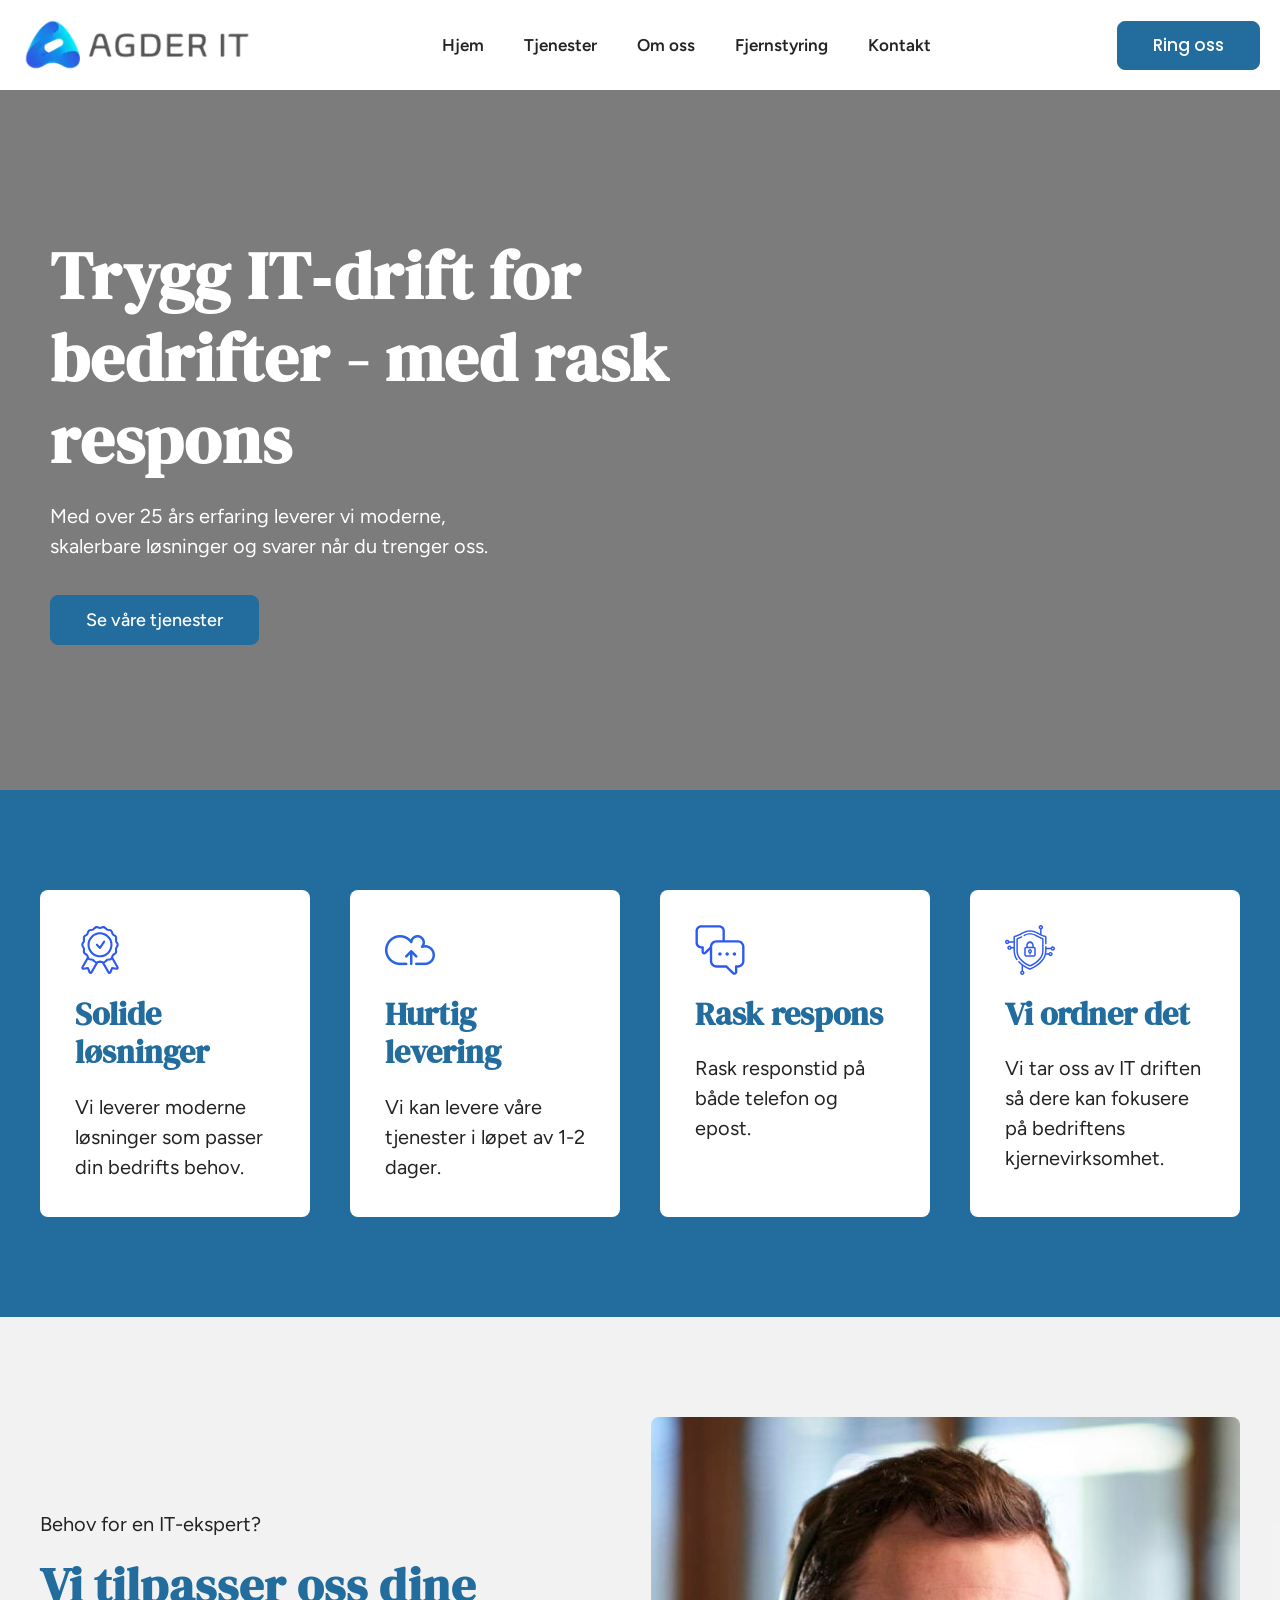
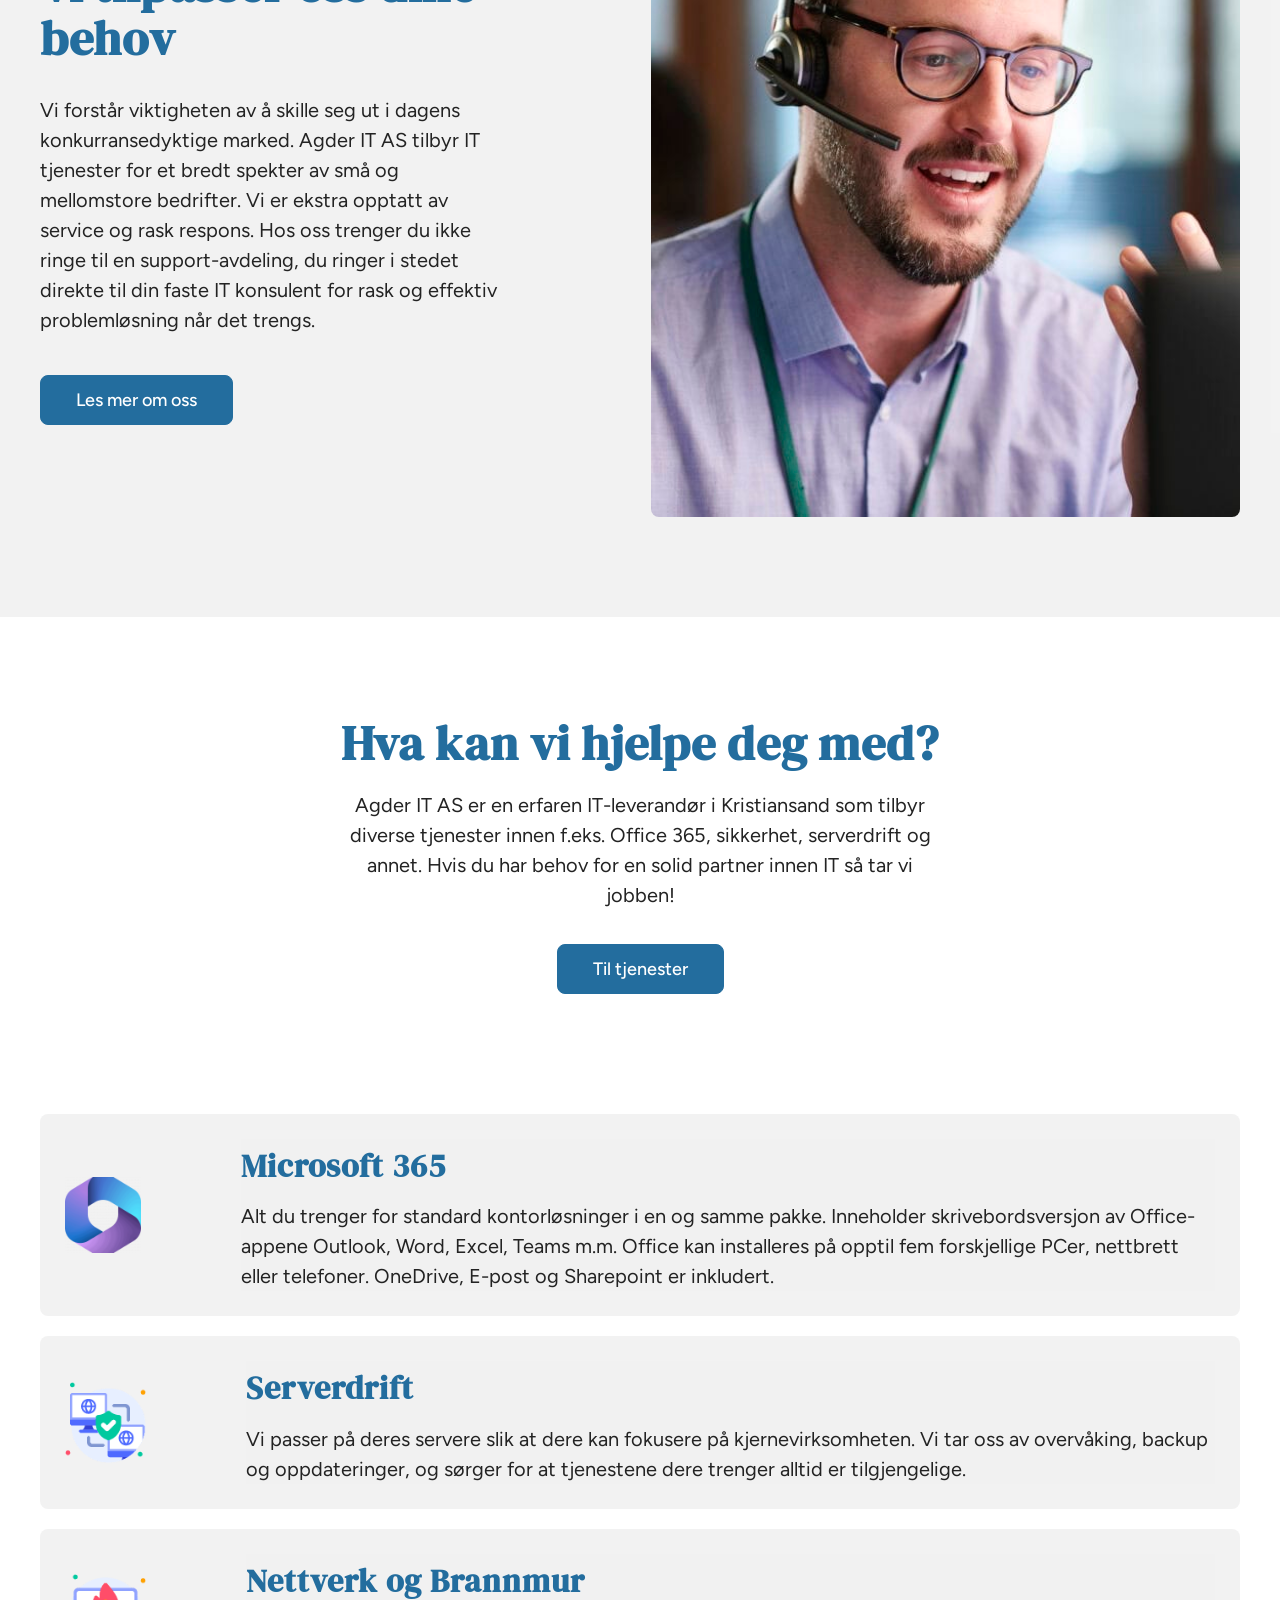
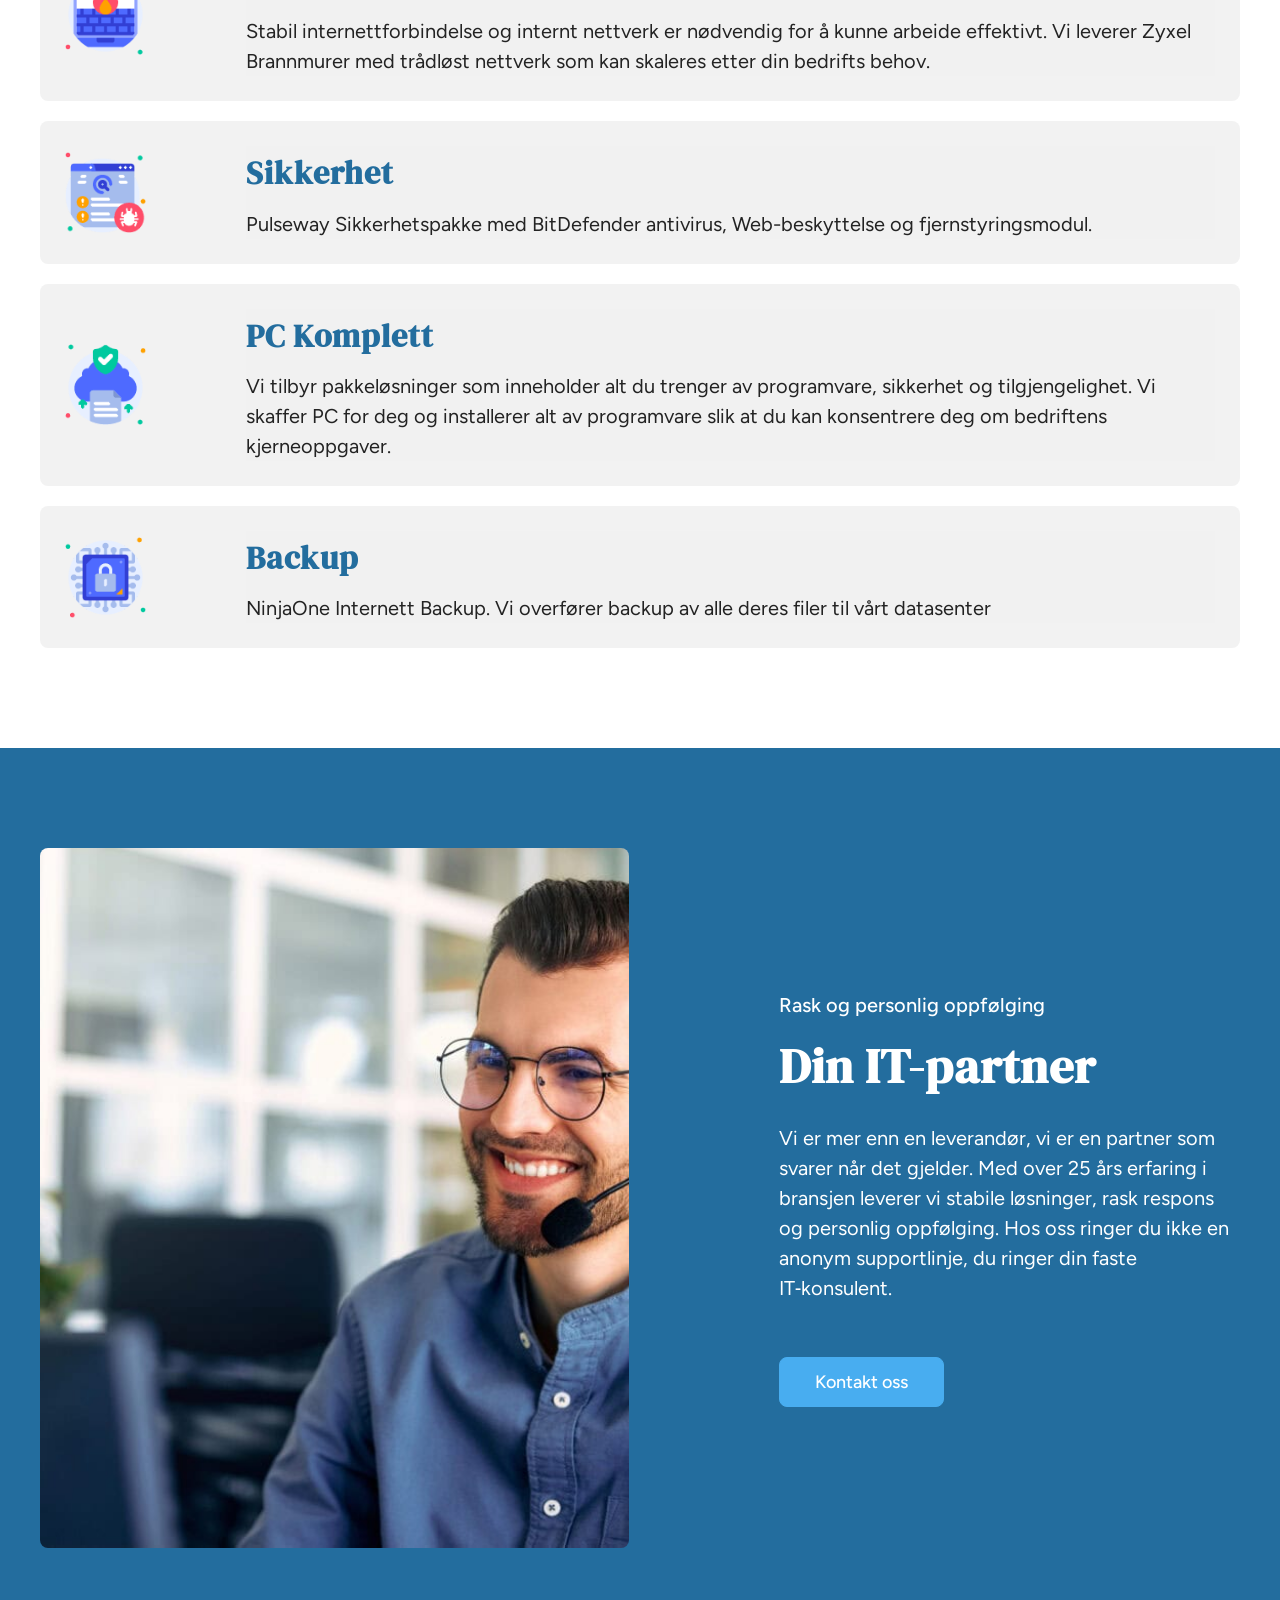
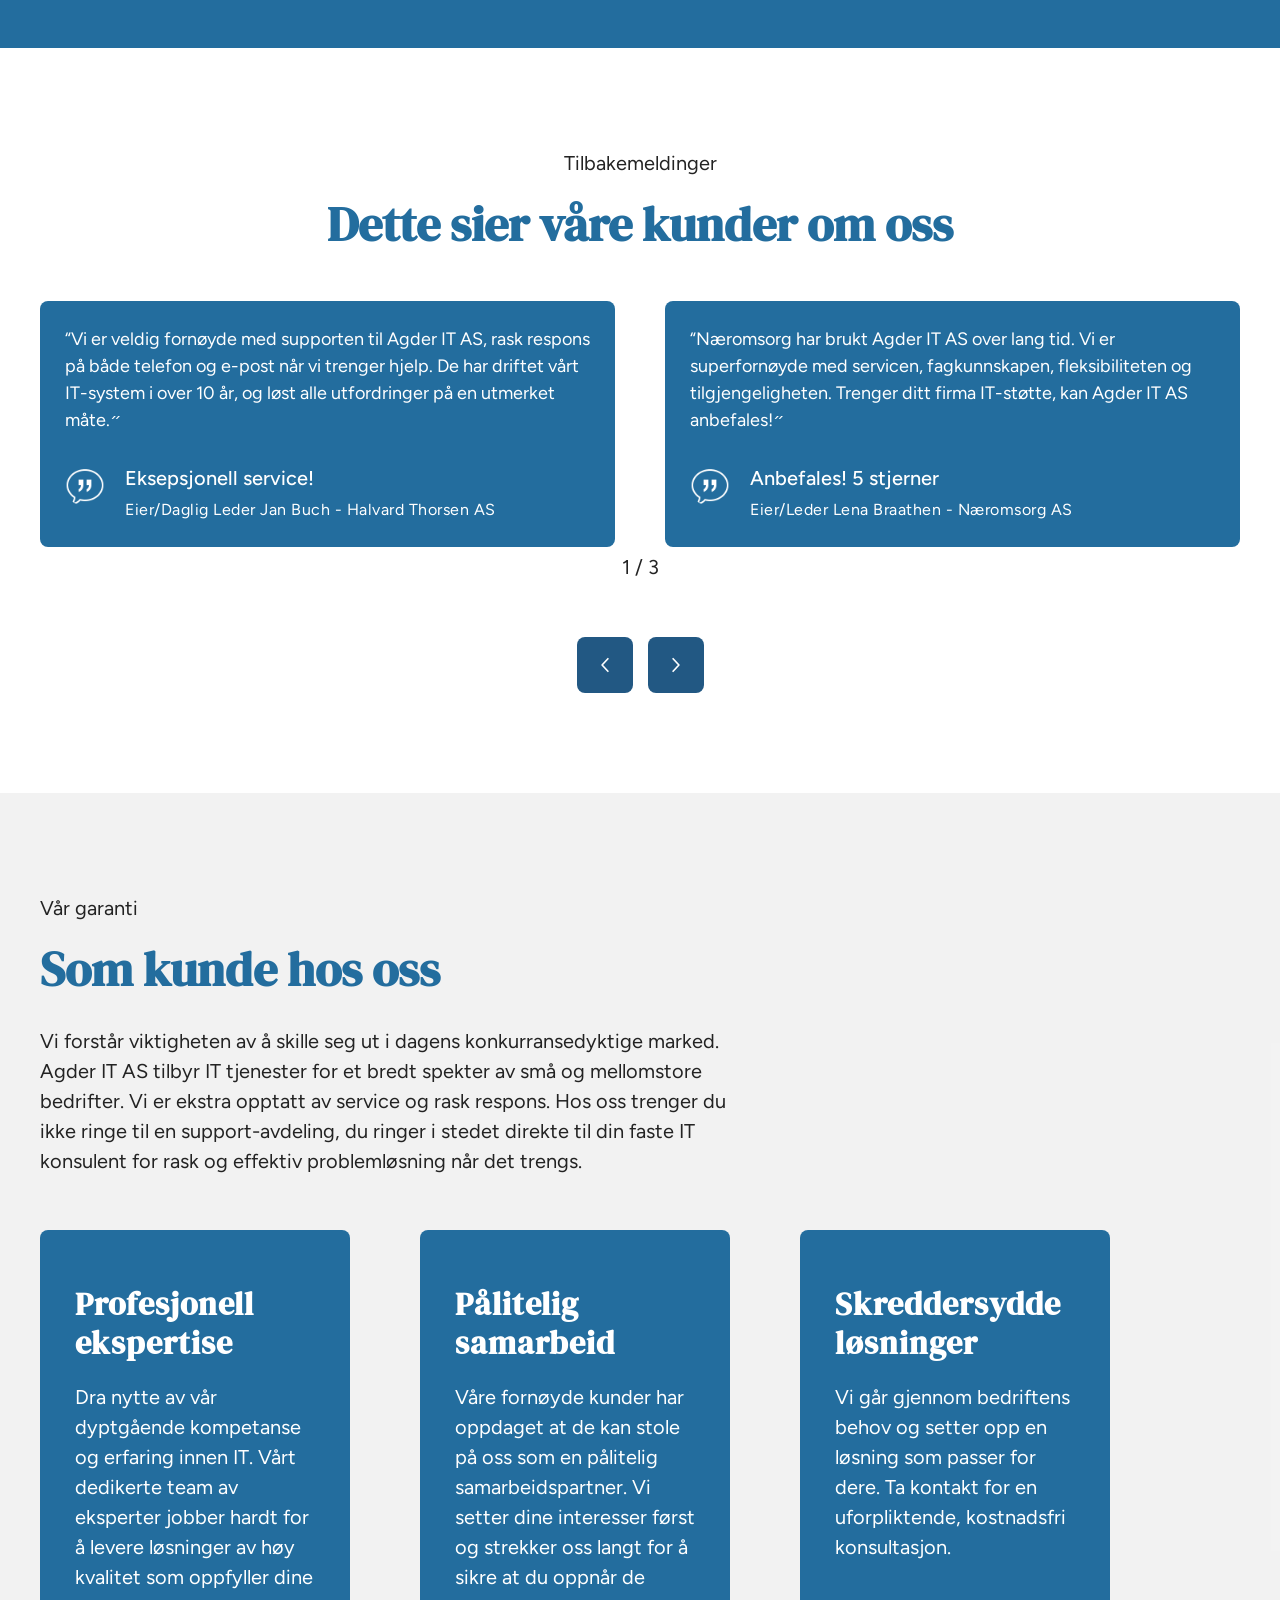
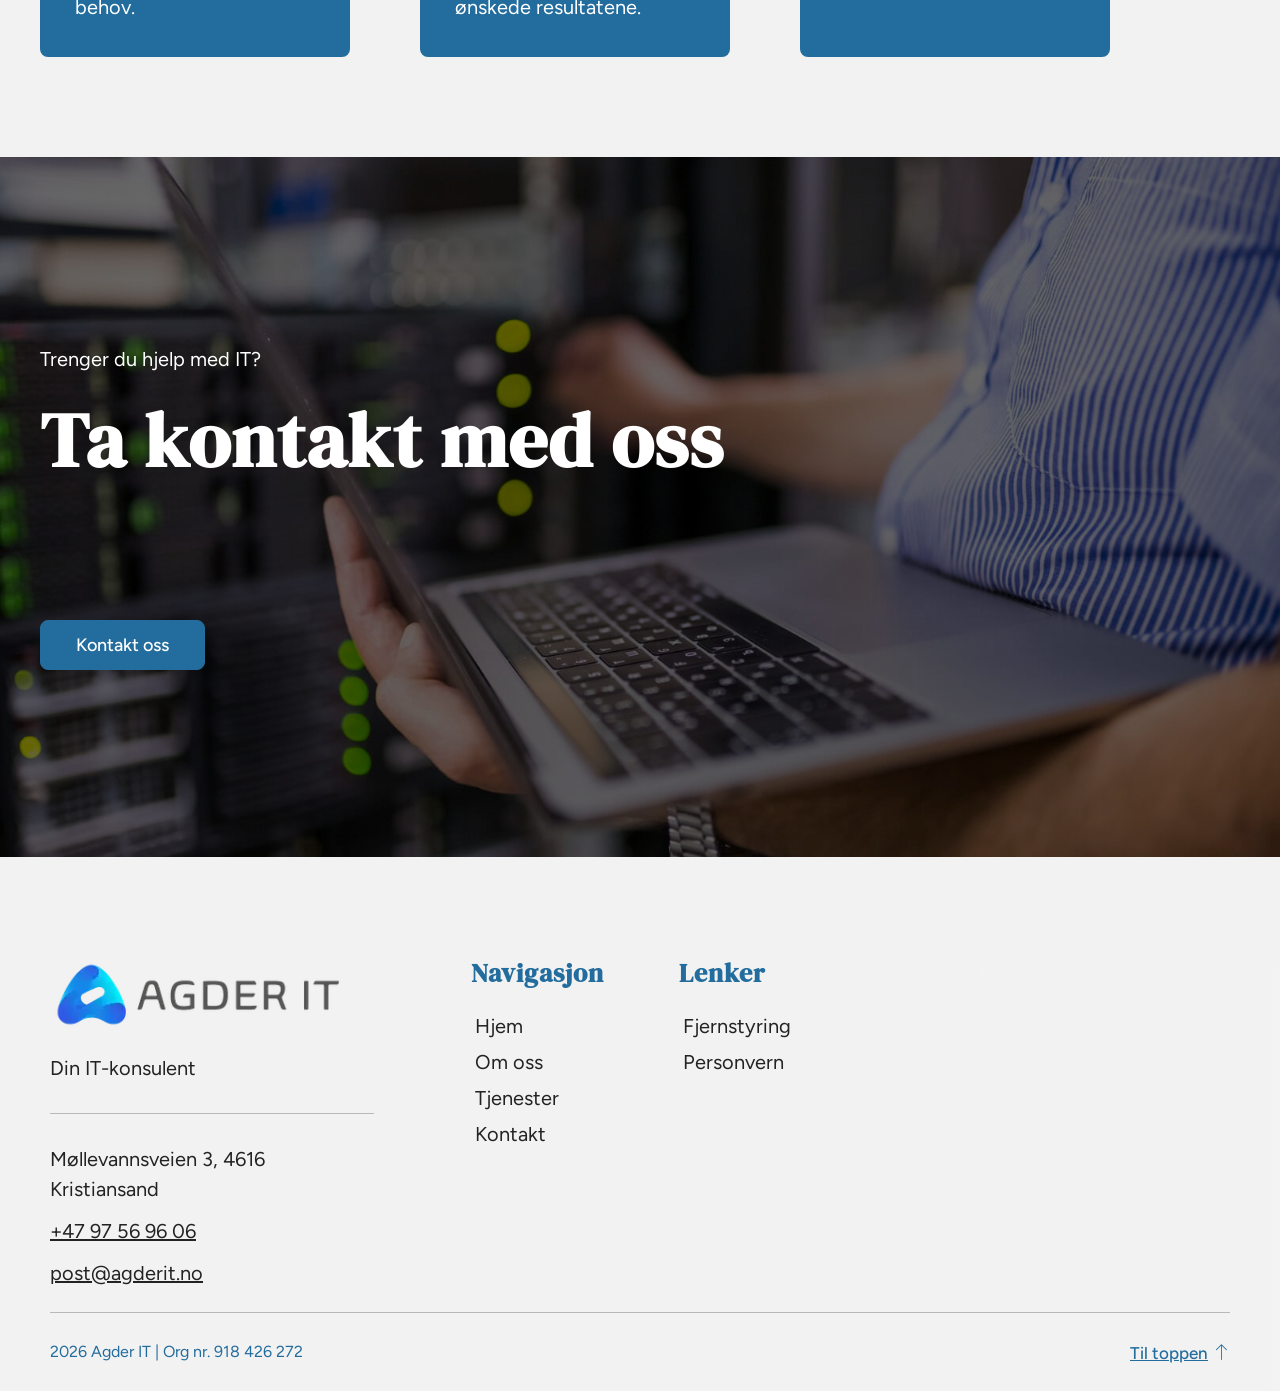
<file: index.html>
<!doctype html>
<html lang="nb-NO">

<!-- Mirrored from agderit.no/ by HTTrack Website Copier/3.x [XR&CO'2014], Thu, 27 Aug 2026 11:00:09 GMT -->
<!-- Added by HTTrack --><meta http-equiv="content-type" content="text/html;charset=UTF-8" /><!-- /Added by HTTrack -->
<head>
	<meta charset="UTF-8">
	<meta name="viewport" content="width=device-width, initial-scale=1">
	<link rel="profile" href="https://gmpg.org/xfn/11">
	<meta name='robots' content='index, follow, max-image-preview:large, max-snippet:-1, max-video-preview:-1' />

	<!-- This site is optimized with the Yoast SEO plugin v28.3 - https://yoast.com/product/yoast-seo-wordpress/ -->
	<title>Din IT-konsulent for bedrifter | Agder IT Kristiansand</title>
	<meta name="description" content="Agder IT er din IT-konsulent i Kristiansand. Vi hjelper bedrifter med drift, support og sikkerhet. Fast kontaktperson og rask respons når du trenger det." />
	<link rel="canonical" href="index.html" />
	<meta property="og:locale" content="nb_NO" />
	<meta property="og:type" content="website" />
	<meta property="og:title" content="Din IT-konsulent for bedrifter | Agder IT Kristiansand" />
	<meta property="og:description" content="Agder IT er din IT-konsulent i Kristiansand. Vi hjelper bedrifter med drift, support og sikkerhet. Fast kontaktperson og rask respons når du trenger det." />
	<meta property="og:url" content="index.html" />
	<meta property="og:site_name" content="Agder IT" />
	<meta property="article:modified_time" content="2026-01-15T10:24:27+00:00" />
	<meta property="og:image" content="wp-content/uploads/2025/10/GettyImages-1770757858.jpg" />
	<meta property="og:image:width" content="1620" />
	<meta property="og:image:height" content="1080" />
	<meta property="og:image:type" content="image/jpeg" />
	<meta name="twitter:card" content="summary_large_image" />
	<script type="application/ld+json" class="yoast-schema-graph">{"@context":"https:\/\/schema.org","@graph":[{"@type":"WebPage","@id":"https:\/\/agderit.no\/","url":"https:\/\/agderit.no\/","name":"Din IT-konsulent for bedrifter | Agder IT Kristiansand","isPartOf":{"@id":"https:\/\/agderit.no\/#website"},"primaryImageOfPage":{"@id":"https:\/\/agderit.no\/#primaryimage"},"image":{"@id":"https:\/\/agderit.no\/#primaryimage"},"thumbnailUrl":"https:\/\/agderit.no\/wp-content\/uploads\/2025\/10\/GettyImages-1770757858.jpg","datePublished":"2025-10-17T10:25:38+00:00","dateModified":"2026-01-15T10:24:27+00:00","description":"Agder IT er din IT-konsulent i Kristiansand. Vi hjelper bedrifter med drift, support og sikkerhet. Fast kontaktperson og rask respons når du trenger det.","breadcrumb":{"@id":"https:\/\/agderit.no\/#breadcrumb"},"inLanguage":"nb-NO","potentialAction":[{"@type":"ReadAction","target":["https:\/\/agderit.no\/"]}]},{"@type":"ImageObject","inLanguage":"nb-NO","@id":"https:\/\/agderit.no\/#primaryimage","url":"https:\/\/agderit.no\/wp-content\/uploads\/2025\/10\/GettyImages-1770757858.jpg","contentUrl":"https:\/\/agderit.no\/wp-content\/uploads\/2025\/10\/GettyImages-1770757858.jpg","width":1620,"height":1080,"caption":"IT konsulent Agder IT"},{"@type":"BreadcrumbList","@id":"https:\/\/agderit.no\/#breadcrumb","itemListElement":[{"@type":"ListItem","position":1,"name":"Hjem"}]},{"@type":"WebSite","@id":"https:\/\/agderit.no\/#website","url":"https:\/\/agderit.no\/","name":"Agder IT","description":"","potentialAction":[{"@type":"SearchAction","target":{"@type":"EntryPoint","urlTemplate":"https:\/\/agderit.no\/?s={search_term_string}"},"query-input":{"@type":"PropertyValueSpecification","valueRequired":true,"valueName":"search_term_string"}}],"inLanguage":"nb-NO"}]}</script>
	<!-- / Yoast SEO plugin. -->


<link rel="alternate" type="application/rss+xml" title="Agder IT &raquo; strøm" href="feed/index.html" />
<link rel="alternate" type="application/rss+xml" title="Agder IT &raquo; kommentarstrøm" href="comments/feed/index.html" />
<link rel="alternate" title="oEmbed (JSON)" type="application/json+oembed" href="wp-json/oembed/1.0/embed5a04.json?url=https%3A%2F%2Fagderit.no%2F" />
<link rel="alternate" title="oEmbed (XML)" type="text/xml+oembed" href="wp-json/oembed/1.0/embedd04c?url=https%3A%2F%2Fagderit.no%2F&amp;format=xml" />
<style id="wp-img-auto-sizes-contain-inline-css">
img:is([sizes=auto i],[sizes^="auto," i]){contain-intrinsic-size:3000px 1500px}
/*# sourceURL=wp-img-auto-sizes-contain-inline-css */
</style>
<link rel='stylesheet' id='mirror-combined-head-css' href='wp-content/mirror-combined/combined-head.css' media='all' />
<link rel='stylesheet' id='font-awesome-5-all-css' href='wp-content/plugins/elementor/assets/lib/font-awesome/css/all.min9c92.css?ver=4.2.3' media='all' />
<style id="wp-emoji-styles-inline-css">

	img.wp-smiley, img.emoji {
		display: inline !important;
		border: none !important;
		box-shadow: none !important;
		height: 1em !important;
		width: 1em !important;
		margin: 0 0.07em !important;
		vertical-align: -0.1em !important;
		background: none !important;
		padding: 0 !important;
	}
/*# sourceURL=wp-emoji-styles-inline-css */
</style>
<style id="global-styles-inline-css">
:root{--wp--preset--aspect-ratio--square: 1;--wp--preset--aspect-ratio--4-3: 4/3;--wp--preset--aspect-ratio--3-4: 3/4;--wp--preset--aspect-ratio--3-2: 3/2;--wp--preset--aspect-ratio--2-3: 2/3;--wp--preset--aspect-ratio--16-9: 16/9;--wp--preset--aspect-ratio--9-16: 9/16;--wp--preset--color--black: #000000;--wp--preset--color--cyan-bluish-gray: #abb8c3;--wp--preset--color--white: #ffffff;--wp--preset--color--pale-pink: #f78da7;--wp--preset--color--vivid-red: #cf2e2e;--wp--preset--color--luminous-vivid-orange: #ff6900;--wp--preset--color--luminous-vivid-amber: #fcb900;--wp--preset--color--light-green-cyan: #7bdcb5;--wp--preset--color--vivid-green-cyan: #00d084;--wp--preset--color--pale-cyan-blue: #8ed1fc;--wp--preset--color--vivid-cyan-blue: #0693e3;--wp--preset--color--vivid-purple: #9b51e0;--wp--preset--gradient--vivid-cyan-blue-to-vivid-purple: linear-gradient(135deg,rgb(6,147,227) 0%,rgb(155,81,224) 100%);--wp--preset--gradient--light-green-cyan-to-vivid-green-cyan: linear-gradient(135deg,rgb(122,220,180) 0%,rgb(0,208,130) 100%);--wp--preset--gradient--luminous-vivid-amber-to-luminous-vivid-orange: linear-gradient(135deg,rgb(252,185,0) 0%,rgb(255,105,0) 100%);--wp--preset--gradient--luminous-vivid-orange-to-vivid-red: linear-gradient(135deg,rgb(255,105,0) 0%,rgb(207,46,46) 100%);--wp--preset--gradient--very-light-gray-to-cyan-bluish-gray: linear-gradient(135deg,rgb(238,238,238) 0%,rgb(169,184,195) 100%);--wp--preset--gradient--cool-to-warm-spectrum: linear-gradient(135deg,rgb(74,234,220) 0%,rgb(151,120,209) 20%,rgb(207,42,186) 40%,rgb(238,44,130) 60%,rgb(251,105,98) 80%,rgb(254,248,76) 100%);--wp--preset--gradient--blush-light-purple: linear-gradient(135deg,rgb(255,206,236) 0%,rgb(152,150,240) 100%);--wp--preset--gradient--blush-bordeaux: linear-gradient(135deg,rgb(254,205,165) 0%,rgb(254,45,45) 50%,rgb(107,0,62) 100%);--wp--preset--gradient--luminous-dusk: linear-gradient(135deg,rgb(255,203,112) 0%,rgb(199,81,192) 50%,rgb(65,88,208) 100%);--wp--preset--gradient--pale-ocean: linear-gradient(135deg,rgb(255,245,203) 0%,rgb(182,227,212) 50%,rgb(51,167,181) 100%);--wp--preset--gradient--electric-grass: linear-gradient(135deg,rgb(202,248,128) 0%,rgb(113,206,126) 100%);--wp--preset--gradient--midnight: linear-gradient(135deg,rgb(2,3,129) 0%,rgb(40,116,252) 100%);--wp--preset--font-size--small: 13px;--wp--preset--font-size--medium: 20px;--wp--preset--font-size--large: 36px;--wp--preset--font-size--x-large: 42px;--wp--preset--spacing--20: 0.44rem;--wp--preset--spacing--30: 0.67rem;--wp--preset--spacing--40: 1rem;--wp--preset--spacing--50: 1.5rem;--wp--preset--spacing--60: 2.25rem;--wp--preset--spacing--70: 3.38rem;--wp--preset--spacing--80: 5.06rem;--wp--preset--shadow--natural: 6px 6px 9px rgba(0, 0, 0, 0.2);--wp--preset--shadow--deep: 12px 12px 50px rgba(0, 0, 0, 0.4);--wp--preset--shadow--sharp: 6px 6px 0px rgba(0, 0, 0, 0.2);--wp--preset--shadow--outlined: 6px 6px 0px -3px rgb(255, 255, 255), 6px 6px rgb(0, 0, 0);--wp--preset--shadow--crisp: 6px 6px 0px rgb(0, 0, 0);}:root { --wp--style--global--content-size: 800px;--wp--style--global--wide-size: 1200px; }:where(body) { margin: 0; }.wp-site-blocks > .alignleft { float: left; margin-right: 2em; }.wp-site-blocks > .alignright { float: right; margin-left: 2em; }.wp-site-blocks > .aligncenter { justify-content: center; margin-left: auto; margin-right: auto; }:where(.wp-site-blocks) > * { margin-block-start: 24px; margin-block-end: 0; }:where(.wp-site-blocks) > :first-child { margin-block-start: 0; }:where(.wp-site-blocks) > :last-child { margin-block-end: 0; }:root { --wp--style--block-gap: 24px; }:root :where(.is-layout-flow) > :first-child{margin-block-start: 0;}:root :where(.is-layout-flow) > :last-child{margin-block-end: 0;}:root :where(.is-layout-flow) > *{margin-block-start: 24px;margin-block-end: 0;}:root :where(.is-layout-constrained) > :first-child{margin-block-start: 0;}:root :where(.is-layout-constrained) > :last-child{margin-block-end: 0;}:root :where(.is-layout-constrained) > *{margin-block-start: 24px;margin-block-end: 0;}:root :where(.is-layout-flex){gap: 24px;}:root :where(.is-layout-grid){gap: 24px;}.is-layout-flow > .alignleft{float: left;margin-inline-start: 0;margin-inline-end: 2em;}.is-layout-flow > .alignright{float: right;margin-inline-start: 2em;margin-inline-end: 0;}.is-layout-flow > .aligncenter{margin-left: auto !important;margin-right: auto !important;}.is-layout-constrained > .alignleft{float: left;margin-inline-start: 0;margin-inline-end: 2em;}.is-layout-constrained > .alignright{float: right;margin-inline-start: 2em;margin-inline-end: 0;}.is-layout-constrained > .aligncenter{margin-left: auto !important;margin-right: auto !important;}.is-layout-constrained > :where(:not(.alignleft):not(.alignright):not(.alignfull)){max-width: var(--wp--style--global--content-size);margin-left: auto !important;margin-right: auto !important;}.is-layout-constrained > .alignwide{max-width: var(--wp--style--global--wide-size);}body .is-layout-flex{display: flex;}.is-layout-flex{flex-wrap: wrap;align-items: center;}.is-layout-flex > :is(*, div){margin: 0;}body .is-layout-grid{display: grid;}.is-layout-grid > :is(*, div){margin: 0;}body{padding-top: 0px;padding-right: 0px;padding-bottom: 0px;padding-left: 0px;}:root :where(.wp-element-button, .wp-block-button__link){background-color: #32373c;border-width: 0;color: #fff;font-family: inherit;font-size: inherit;font-style: inherit;font-weight: inherit;letter-spacing: inherit;line-height: inherit;padding-top: calc(0.667em + 2px);padding-right: calc(1.333em + 2px);padding-bottom: calc(0.667em + 2px);padding-left: calc(1.333em + 2px);text-decoration: none;text-transform: inherit;}.has-black-color{color: var(--wp--preset--color--black) !important;}.has-cyan-bluish-gray-color{color: var(--wp--preset--color--cyan-bluish-gray) !important;}.has-white-color{color: var(--wp--preset--color--white) !important;}.has-pale-pink-color{color: var(--wp--preset--color--pale-pink) !important;}.has-vivid-red-color{color: var(--wp--preset--color--vivid-red) !important;}.has-luminous-vivid-orange-color{color: var(--wp--preset--color--luminous-vivid-orange) !important;}.has-luminous-vivid-amber-color{color: var(--wp--preset--color--luminous-vivid-amber) !important;}.has-light-green-cyan-color{color: var(--wp--preset--color--light-green-cyan) !important;}.has-vivid-green-cyan-color{color: var(--wp--preset--color--vivid-green-cyan) !important;}.has-pale-cyan-blue-color{color: var(--wp--preset--color--pale-cyan-blue) !important;}.has-vivid-cyan-blue-color{color: var(--wp--preset--color--vivid-cyan-blue) !important;}.has-vivid-purple-color{color: var(--wp--preset--color--vivid-purple) !important;}.has-black-background-color{background-color: var(--wp--preset--color--black) !important;}.has-cyan-bluish-gray-background-color{background-color: var(--wp--preset--color--cyan-bluish-gray) !important;}.has-white-background-color{background-color: var(--wp--preset--color--white) !important;}.has-pale-pink-background-color{background-color: var(--wp--preset--color--pale-pink) !important;}.has-vivid-red-background-color{background-color: var(--wp--preset--color--vivid-red) !important;}.has-luminous-vivid-orange-background-color{background-color: var(--wp--preset--color--luminous-vivid-orange) !important;}.has-luminous-vivid-amber-background-color{background-color: var(--wp--preset--color--luminous-vivid-amber) !important;}.has-light-green-cyan-background-color{background-color: var(--wp--preset--color--light-green-cyan) !important;}.has-vivid-green-cyan-background-color{background-color: var(--wp--preset--color--vivid-green-cyan) !important;}.has-pale-cyan-blue-background-color{background-color: var(--wp--preset--color--pale-cyan-blue) !important;}.has-vivid-cyan-blue-background-color{background-color: var(--wp--preset--color--vivid-cyan-blue) !important;}.has-vivid-purple-background-color{background-color: var(--wp--preset--color--vivid-purple) !important;}.has-black-border-color{border-color: var(--wp--preset--color--black) !important;}.has-cyan-bluish-gray-border-color{border-color: var(--wp--preset--color--cyan-bluish-gray) !important;}.has-white-border-color{border-color: var(--wp--preset--color--white) !important;}.has-pale-pink-border-color{border-color: var(--wp--preset--color--pale-pink) !important;}.has-vivid-red-border-color{border-color: var(--wp--preset--color--vivid-red) !important;}.has-luminous-vivid-orange-border-color{border-color: var(--wp--preset--color--luminous-vivid-orange) !important;}.has-luminous-vivid-amber-border-color{border-color: var(--wp--preset--color--luminous-vivid-amber) !important;}.has-light-green-cyan-border-color{border-color: var(--wp--preset--color--light-green-cyan) !important;}.has-vivid-green-cyan-border-color{border-color: var(--wp--preset--color--vivid-green-cyan) !important;}.has-pale-cyan-blue-border-color{border-color: var(--wp--preset--color--pale-cyan-blue) !important;}.has-vivid-cyan-blue-border-color{border-color: var(--wp--preset--color--vivid-cyan-blue) !important;}.has-vivid-purple-border-color{border-color: var(--wp--preset--color--vivid-purple) !important;}.has-vivid-cyan-blue-to-vivid-purple-gradient-background{background: var(--wp--preset--gradient--vivid-cyan-blue-to-vivid-purple) !important;}.has-light-green-cyan-to-vivid-green-cyan-gradient-background{background: var(--wp--preset--gradient--light-green-cyan-to-vivid-green-cyan) !important;}.has-luminous-vivid-amber-to-luminous-vivid-orange-gradient-background{background: var(--wp--preset--gradient--luminous-vivid-amber-to-luminous-vivid-orange) !important;}.has-luminous-vivid-orange-to-vivid-red-gradient-background{background: var(--wp--preset--gradient--luminous-vivid-orange-to-vivid-red) !important;}.has-very-light-gray-to-cyan-bluish-gray-gradient-background{background: var(--wp--preset--gradient--very-light-gray-to-cyan-bluish-gray) !important;}.has-cool-to-warm-spectrum-gradient-background{background: var(--wp--preset--gradient--cool-to-warm-spectrum) !important;}.has-blush-light-purple-gradient-background{background: var(--wp--preset--gradient--blush-light-purple) !important;}.has-blush-bordeaux-gradient-background{background: var(--wp--preset--gradient--blush-bordeaux) !important;}.has-luminous-dusk-gradient-background{background: var(--wp--preset--gradient--luminous-dusk) !important;}.has-pale-ocean-gradient-background{background: var(--wp--preset--gradient--pale-ocean) !important;}.has-electric-grass-gradient-background{background: var(--wp--preset--gradient--electric-grass) !important;}.has-midnight-gradient-background{background: var(--wp--preset--gradient--midnight) !important;}.has-small-font-size{font-size: var(--wp--preset--font-size--small) !important;}.has-medium-font-size{font-size: var(--wp--preset--font-size--medium) !important;}.has-large-font-size{font-size: var(--wp--preset--font-size--large) !important;}.has-x-large-font-size{font-size: var(--wp--preset--font-size--x-large) !important;}
:root :where(.wp-block-icon svg){width: 24px;}
:root :where(.wp-block-pullquote){font-size: 1.5em;line-height: 1.6;}
/*# sourceURL=global-styles-inline-css */
</style>
<link rel='stylesheet' id='elementor-post-21-css' href='wp-content/uploads/elementor/css/post-219a62.css?ver=1787684248' media='all' />
<link rel='preconnect' href='https://fonts.googleapis.com' />
<link rel='preconnect' href='https://fonts.gstatic.com' crossorigin />
<link rel='stylesheet' id='elementor-gf-merged-css' href='https://fonts.googleapis.com/css?family=DM+Serif+Display:100,100italic,200,200italic,300,300italic,400,400italic,500,500italic,600,600italic,700,700italic,800,800italic,900,900italic&amp;family=Figtree:100,100italic,200,200italic,300,300italic,400,400italic,500,500italic,600,600italic,700,700italic,800,800italic,900,900italic&amp;family=Rethink+Sans:100,100italic,200,200italic,300,300italic,400,400italic,500,500italic,600,600italic,700,700italic,800,800italic,900,900italic&amp;family=Overpass:100,100italic,200,200italic,300,300italic,400,400italic,500,500italic,600,600italic,700,700italic,800,800italic,900,900italic&amp;family=Poppins:100,100italic,200,200italic,300,300italic,400,400italic,500,500italic,600,600italic,700,700italic,800,800italic,900,900italic&amp;display=swap' media='all' />
<link rel='stylesheet' id='elementor-icons-ekiticons-css' href='wp-content/plugins/elementskit-lite/modules/elementskit-icon-pack/assets/css/ekiticons05da.css?ver=4.0.2' media='all' />
<script type='text/javascript'>
		var elementskit = {
			resturl: 'https://agderit.no/wp-json/elementskit/v1/',
		}

		</script><script id="font-awesome-4-shim-js" src="wp-content/plugins/elementor/assets/lib/font-awesome/js/v4-shims.min9c92.js?ver=4.2.3"></script>
<link rel="https://api.w.org/" href="wp-json/index.html" /><link rel="alternate" title="JSON" type="application/json" href="wp-json/wp/v2/pages/21.json" /><link rel="EditURI" type="application/rsd+xml" title="RSD" href="xmlrpc0db0.html?rsd" />
<link rel='shortlink' href='index.html' />
<meta name="generator" content="Elementor 4.2.3; features: e_font_icon_svg, additional_custom_breakpoints; settings: css_print_method-external, google_font-enabled, font_display-swap">
			<style>
				.e-con.e-parent:nth-of-type(n+4):not(.e-lazyloaded):not(.e-no-lazyload),
				.e-con.e-parent:nth-of-type(n+4):not(.e-lazyloaded):not(.e-no-lazyload) * {
					background-image: none !important;
				}
				@media screen and (max-height: 1024px) {
					.e-con.e-parent:nth-of-type(n+3):not(.e-lazyloaded):not(.e-no-lazyload),
					.e-con.e-parent:nth-of-type(n+3):not(.e-lazyloaded):not(.e-no-lazyload) * {
						background-image: none !important;
					}
				}
				@media screen and (max-height: 640px) {
					.e-con.e-parent:nth-of-type(n+2):not(.e-lazyloaded):not(.e-no-lazyload),
					.e-con.e-parent:nth-of-type(n+2):not(.e-lazyloaded):not(.e-no-lazyload) * {
						background-image: none !important;
					}
				}
			</style>
						<meta name="theme-color" content="#FFFFFF">
			<link rel="icon" href="wp-content/uploads/2025/10/cropped-Agder-it-logo-1-32x32.webp" sizes="32x32" />
<link rel="icon" href="wp-content/uploads/2025/10/cropped-Agder-it-logo-1-192x192.webp" sizes="192x192" />
<link rel="apple-touch-icon" href="wp-content/uploads/2025/10/cropped-Agder-it-logo-1-180x180.webp" />
<meta name="msapplication-TileImage" content="wp-content/uploads/2025/10/cropped-Agder-it-logo-1-270x270.webp" />
<style>
#hero .elementor-background-video-hosted { width: 100%; height: 100%; }
</style>
</head>
<body class="home wp-singular page-template-default page page-id-21 wp-embed-responsive wp-theme-hello-elementor hello-elementor-default elementor-default elementor-kit-13 elementor-page elementor-page-21">


<a class="skip-link screen-reader-text" href="#content">Skip to content</a>

		<header data-elementor-type="header" data-elementor-id="167" class="elementor elementor-167 elementor-location-header" data-elementor-post-type="elementor_library">
			<div class="elementor-element elementor-element-0c12f04 e-flex e-con-boxed e-con e-parent" data-id="0c12f04" data-element_type="container" data-e-type="container">
					<div class="e-con-inner">
				<div class="elementor-element elementor-element-261f044 elementor-widget elementor-widget-html" data-id="261f044" data-element_type="widget" data-e-type="widget" data-widget_type="html.default">
					<style>


#site-header { position: relative;
 background: #ffffff!important;
  transition:  padding 200ms ease;
  padding-top: 0;           }


#site-header.is-sticky {
  position: fixed;
  top: 0; left: 0; right: 0;
  z-index: 9999;
  padding-top: 10px;
  background: #ffffff!important;
  box-shadow: 0 4px 12px rgba(0, 0, 0, 0.08);
}






    
</style>




<script>
document.addEventListener('DOMContentLoaded', () => {
  const header = document.getElementById('site-header');
  const hero = document.getElementById('hero');
  if (!header || !hero) return;

  const contentAfterHero = hero.nextElementSibling;
  const mq = window.matchMedia('(max-width: 767px)');

  function setSticky(on){
    header.classList.toggle('is-sticky', on);
    if (contentAfterHero){
      contentAfterHero.style.paddingTop = on ? header.offsetHeight + 'px' : '';
    }
  }

  function checkSticky(){
    if (mq.matches) { setSticky(false); return; }
    setSticky(hero.getBoundingClientRect().bottom <= 0);
  }

  window.addEventListener('scroll', checkSticky, { passive: true });
  window.addEventListener('resize', checkSticky, { passive: true });
  if (mq.addEventListener) mq.addEventListener('change', checkSticky);
  else mq.addListener(checkSticky);

  checkSticky();
});





</script>
				</div>
					</div>
				</div>
		<div class="elementor-element elementor-element-62a1a27b e-flex e-con-boxed e-con e-parent" data-id="62a1a27b" data-element_type="container" data-e-type="container" id="site-header" data-settings="{&quot;background_background&quot;:&quot;classic&quot;,&quot;position&quot;:&quot;absolute&quot;}">
					<div class="e-con-inner">
		<div class="elementor-element elementor-element-5199a8b7 e-con-full e-flex e-con e-child" data-id="5199a8b7" data-element_type="container" data-e-type="container" data-settings="{&quot;background_background&quot;:&quot;classic&quot;}">
				<div class="elementor-element elementor-element-2ca4e644 elementor-widget__width-auto elementor-widget-mobile__width-initial elementor-widget elementor-widget-image" data-id="2ca4e644" data-element_type="widget" data-e-type="widget" data-widget_type="image.default">
																<a href="index.html">
							<img width="300" height="76" src="wp-content/uploads/2025/10/Agder-it-logo-1-300x76.webp" class="attachment-medium size-medium wp-image-143" alt="Agder IT logo" srcset="wp-content/uploads/2025/10/Agder-it-logo-1-300x76.webp 300w, wp-content/uploads/2025/10/Agder-it-logo-1.webp 320w" sizes="(max-width: 300px) 100vw, 300px" />								</a>
															</div>
				<div class="elementor-element elementor-element-d8d0bde elementor-nav-menu__align-center elementor-nav-menu--stretch elementor-nav-menu--dropdown-tablet elementor-nav-menu__text-align-aside elementor-nav-menu--toggle elementor-nav-menu--burger elementor-widget elementor-widget-nav-menu" data-id="d8d0bde" data-element_type="widget" data-e-type="widget" data-settings="{&quot;full_width&quot;:&quot;stretch&quot;,&quot;layout&quot;:&quot;horizontal&quot;,&quot;submenu_icon&quot;:{&quot;value&quot;:&quot;&lt;svg aria-hidden=\&quot;true\&quot; class=\&quot;e-font-icon-svg e-fas-caret-down\&quot; viewBox=\&quot;0 0 320 512\&quot; xmlns=\&quot;http:\/\/www.w3.org\/2000\/svg\&quot;&gt;&lt;path d=\&quot;M31.3 192h257.3c17.8 0 26.7 21.5 14.1 34.1L174.1 354.8c-7.8 7.8-20.5 7.8-28.3 0L17.2 226.1C4.6 213.5 13.5 192 31.3 192z\&quot;&gt;&lt;\/path&gt;&lt;\/svg&gt;&quot;,&quot;library&quot;:&quot;fa-solid&quot;},&quot;toggle&quot;:&quot;burger&quot;}" data-widget_type="nav-menu.default">
								<nav aria-label="Meny" class="elementor-nav-menu--main elementor-nav-menu__container elementor-nav-menu--layout-horizontal e--pointer-none">
				<ul id="menu-1-d8d0bde" class="elementor-nav-menu"><li class="menu-item menu-item-type-post_type menu-item-object-page menu-item-home current-menu-item page_item page-item-21 current_page_item menu-item-166"><a href="index.html" aria-current="page" class="elementor-item elementor-item-active">Hjem</a></li>
<li class="menu-item menu-item-type-post_type menu-item-object-page menu-item-165"><a href="tjenester/index.html" class="elementor-item">Tjenester</a></li>
<li class="menu-item menu-item-type-post_type menu-item-object-page menu-item-164"><a href="om-oss/index.html" class="elementor-item">Om oss</a></li>
<li class="menu-item menu-item-type-custom menu-item-object-custom menu-item-170"><a href="https://agderit.pulseway.com/installer?type=windows_agent_x64&secret=8b4c3c46e7a24b3997a4a21a5daefad9" class="elementor-item">Fjernstyring</a></li>
<li class="menu-item menu-item-type-post_type menu-item-object-page menu-item-163"><a href="kontakt/index.html" class="elementor-item">Kontakt</a></li>
</ul>			</nav>
					<div class="elementor-menu-toggle" role="button" tabindex="0" aria-label="Menu Toggle" aria-expanded="false">
			<svg aria-hidden="true" role="presentation" class="elementor-menu-toggle__icon--open e-font-icon-svg e-eicon-menu-bar" viewBox="0 0 1000 1000" xmlns="http://www.w3.org/2000/svg"><path d="M104 333H896C929 333 958 304 958 271S929 208 896 208H104C71 208 42 237 42 271S71 333 104 333ZM104 583H896C929 583 958 554 958 521S929 458 896 458H104C71 458 42 487 42 521S71 583 104 583ZM104 833H896C929 833 958 804 958 771S929 708 896 708H104C71 708 42 737 42 771S71 833 104 833Z"></path></svg><svg aria-hidden="true" role="presentation" class="elementor-menu-toggle__icon--close e-font-icon-svg e-eicon-close" viewBox="0 0 1000 1000" xmlns="http://www.w3.org/2000/svg"><path d="M742 167L500 408 258 167C246 154 233 150 217 150 196 150 179 158 167 167 154 179 150 196 150 212 150 229 154 242 171 254L408 500 167 742C138 771 138 800 167 829 196 858 225 858 254 829L496 587 738 829C750 842 767 846 783 846 800 846 817 842 829 829 842 817 846 804 846 783 846 767 842 750 829 737L588 500 833 258C863 229 863 200 833 171 804 137 775 137 742 167Z"></path></svg>		</div>
					<nav class="elementor-nav-menu--dropdown elementor-nav-menu__container" aria-hidden="true">
				<ul id="menu-2-d8d0bde" class="elementor-nav-menu"><li class="menu-item menu-item-type-post_type menu-item-object-page menu-item-home current-menu-item page_item page-item-21 current_page_item menu-item-166"><a href="index.html" aria-current="page" class="elementor-item elementor-item-active" tabindex="-1">Hjem</a></li>
<li class="menu-item menu-item-type-post_type menu-item-object-page menu-item-165"><a href="tjenester/index.html" class="elementor-item" tabindex="-1">Tjenester</a></li>
<li class="menu-item menu-item-type-post_type menu-item-object-page menu-item-164"><a href="om-oss/index.html" class="elementor-item" tabindex="-1">Om oss</a></li>
<li class="menu-item menu-item-type-custom menu-item-object-custom menu-item-170"><a href="https://agderit.pulseway.com/installer?type=windows_agent_x64&secret=8b4c3c46e7a24b3997a4a21a5daefad9" class="elementor-item" tabindex="-1">Fjernstyring</a></li>
<li class="menu-item menu-item-type-post_type menu-item-object-page menu-item-163"><a href="kontakt/index.html" class="elementor-item" tabindex="-1">Kontakt</a></li>
</ul>			</nav>
						</div>
				<div class="elementor-element elementor-element-7f6ab6a3 elementor-align-right elementor-tablet-align-center elementor-mobile-align-center elementor-widget__width-auto elementor-hidden-mobile elementor-hidden-tablet elementor-widget elementor-widget-button" data-id="7f6ab6a3" data-element_type="widget" data-e-type="widget" data-settings="{&quot;_animation&quot;:&quot;none&quot;}" data-widget_type="button.default">
										<a class="elementor-button elementor-button-link elementor-size-sm" href="tel:+47%2097%2056%2096%2006">
						<span class="elementor-button-content-wrapper">
									<span class="elementor-button-text">Ring oss</span>
					</span>
					</a>
								</div>
				</div>
					</div>
				</div>
				</header>
		
<main id="content" class="site-main post-21 page type-page status-publish has-post-thumbnail hentry">

	
	<div class="page-content">
				<div data-elementor-type="wp-page" data-elementor-id="21" class="elementor elementor-21" data-elementor-post-type="page">
				<div class="elementor-element elementor-element-443a50ab e-con-full e-flex e-con e-parent" data-id="443a50ab" data-element_type="container" data-e-type="container" id="hero" data-settings="{&quot;background_background&quot;:&quot;video&quot;,&quot;background_video_link&quot;:&quot;wp-content\/uploads\/2025\/10\/Agder-IT-introvideo.mp4&quot;,&quot;background_play_on_mobile&quot;:&quot;yes&quot;}">
		<div class="elementor-background-video-container">
							<video class="elementor-background-video-hosted" role="presentation" autoplay muted playsinline loop></video>
					</div><div class="elementor-element elementor-element-8bf5621 e-flex e-con-boxed e-con e-child" data-id="8bf5621" data-element_type="container" data-e-type="container">
					<div class="e-con-inner">
				<div class="elementor-element elementor-element-0777ade elementor-widget__width-initial elementor-widget-mobile__width-inherit elementor-widget elementor-widget-heading" data-id="0777ade" data-element_type="widget" data-e-type="widget" data-widget_type="heading.default">
					<h1 class="elementor-heading-title elementor-size-default">Trygg IT‑drift for bedrifter - med rask respons</h1>				</div>
				<div class="elementor-element elementor-element-b87e291 elementor-widget__width-initial elementor-widget elementor-widget-text-editor" data-id="b87e291" data-element_type="widget" data-e-type="widget" data-widget_type="text-editor.default">
									<p>Med over 25 års erfaring leverer vi moderne, skalerbare løsninger og svarer når du trenger oss.</p>								</div>
				<div class="elementor-element elementor-element-af284ff elementor-widget elementor-widget-button" data-id="af284ff" data-element_type="widget" data-e-type="widget" data-widget_type="button.default">
										<a class="elementor-button elementor-button-link elementor-size-sm" href="tjenester/index.html">
						<span class="elementor-button-content-wrapper">
									<span class="elementor-button-text">Se våre tjenester</span>
					</span>
					</a>
								</div>
					</div>
				</div>
				</div>
		<div class="elementor-element elementor-element-504dc1d e-con-full e-flex e-con e-parent" data-id="504dc1d" data-element_type="container" data-e-type="container" data-settings="{&quot;background_background&quot;:&quot;classic&quot;}">
		<div class="elementor-element elementor-element-73db8f7 e-grid e-con-boxed e-con e-child" data-id="73db8f7" data-element_type="container" data-e-type="container">
					<div class="e-con-inner">
				<div class="elementor-element elementor-element-cb6f7dc elementor-view-default elementor-position-block-start elementor-mobile-position-block-start elementor-widget elementor-widget-icon-box" data-id="cb6f7dc" data-element_type="widget" data-e-type="widget" data-widget_type="icon-box.default">
							<div class="elementor-icon-box-wrapper">

						<div class="elementor-icon-box-icon">
				<span  class="elementor-icon">
				<svg xmlns="http://www.w3.org/2000/svg" width="52" height="52" viewBox="0 0 52 52" fill="none"><path d="M39.608 33.6347L39.6264 33.582C39.7593 33.0828 39.9669 32.6067 40.2421 32.1696C40.5916 31.8049 40.9952 31.4963 41.4387 31.2545C42.3332 30.7983 43.0757 30.0918 43.5758 29.2211C43.9245 28.2855 44.0016 27.2703 43.798 26.2927C43.7046 25.7728 43.6907 25.2416 43.7567 24.7175C43.9141 24.2404 44.1427 23.7899 44.4349 23.3813C45.0499 22.5694 45.4195 21.5984 45.5 20.583C45.4192 19.5683 45.0499 18.5977 44.4357 17.7859C44.143 17.377 43.914 16.9261 43.7565 16.4486C43.6905 15.9248 43.7044 15.394 43.7978 14.8744C44.0012 13.8969 43.9246 12.8819 43.5767 11.9461C43.0763 11.0762 42.3343 10.3702 41.4406 9.91372C40.9967 9.67134 40.5927 9.36195 40.243 8.99646C39.9676 8.55935 39.7597 8.08322 39.6263 7.58412C39.3957 6.60707 38.8902 5.71646 38.1695 5.0176C37.35 4.45432 36.3825 4.14531 35.3882 4.12926C34.8832 4.10693 34.3848 4.00556 33.9113 3.82885C33.4887 3.56142 33.1092 3.23148 32.7856 2.85028C32.1554 2.05904 31.3064 1.47079 30.3442 1.15887C29.3707 1.02114 28.3781 1.17235 27.4898 1.59372C27.0167 1.80138 26.514 1.93356 26 1.98545C25.4864 1.93375 24.9841 1.80167 24.5115 1.59405C23.623 1.17199 22.6298 1.02126 21.6562 1.16071C20.6944 1.47149 19.8455 2.05864 19.2154 2.84887C18.8924 3.23065 18.5127 3.56067 18.0897 3.82745C17.6161 4.00415 17.1178 4.10552 16.6128 4.12785C15.6185 4.1439 14.651 4.45291 13.8315 5.01619C13.1107 5.71552 12.6048 6.60636 12.3736 7.58369C12.2407 8.0828 12.0331 8.55895 11.7579 8.99603C11.4084 9.36071 11.0048 9.66937 10.5613 9.91112C9.66683 10.3673 8.92433 11.0738 8.42422 11.9445C8.07546 12.8802 7.99843 13.8954 8.20203 14.8729C8.29538 15.3929 8.30929 15.924 8.2433 16.4482C8.08593 16.9252 7.85728 17.3757 7.56513 17.7844C6.95001 18.5963 6.58038 19.5675 6.5 20.583C6.58084 21.5978 6.9501 22.5683 7.56427 23.3802C7.85695 23.7891 8.08597 24.24 8.24352 24.7175C8.30957 25.2414 8.29565 25.7724 8.20224 26.2922C7.9988 27.2697 8.07545 28.2847 8.42335 29.2206C8.92368 30.0904 9.66568 30.7964 10.5594 31.2529C11.0033 31.4953 11.4073 31.8047 11.757 32.1702C12.0324 32.6073 12.2403 33.0834 12.3737 33.5825L12.3938 33.6401C12.3903 33.6458 12.3845 33.6487 12.3811 33.6544L6.79304 43.333C6.5888 43.6864 6.48857 44.0903 6.50392 44.4982C6.51926 44.9061 6.64956 45.3013 6.87978 45.6384C7.11 45.9754 7.43078 46.2406 7.80514 46.4032C8.1795 46.5659 8.5922 46.6194 8.99568 46.5577L12.7672 45.9843L14.1573 49.54C14.3044 49.9209 14.557 50.2519 14.8853 50.4946C15.2137 50.7372 15.6044 50.8813 16.0117 50.91C16.0677 50.9142 16.1238 50.9164 16.1799 50.9164C16.5598 50.9173 16.9331 50.8175 17.2618 50.6272C17.5906 50.4369 17.863 50.1629 18.0514 49.833L23.8394 39.8066C24.0695 39.7325 24.2935 39.6511 24.5101 39.572C24.9832 39.3645 25.486 39.2324 26 39.1806C26.5136 39.2323 27.0159 39.3644 27.4885 39.572C27.7052 39.6513 27.9317 39.73 28.1619 39.8043L28.1667 39.8186L33.9483 49.833C34.1367 50.1629 34.4091 50.4369 34.7379 50.6272C35.0666 50.8175 35.4399 50.9173 35.8198 50.9164C35.8758 50.9164 35.9319 50.9142 35.988 50.91C36.3956 50.8812 36.7865 50.7369 37.1151 50.4941C37.4437 50.2513 37.6964 49.92 37.8436 49.5389L39.2327 45.9843L43.0027 46.5577C43.4063 46.6197 43.8192 46.5664 44.1938 46.4039C44.5684 46.2414 44.8894 45.9763 45.1198 45.6392C45.3503 45.3021 45.4807 44.9067 45.4961 44.4987C45.5115 44.0906 45.4113 43.6866 45.207 43.333L39.608 33.6347ZM16.1749 48.7497L14.4706 44.3878C14.3804 44.1592 14.2153 43.968 14.0025 43.8452C13.7896 43.7225 13.5415 43.6754 13.2985 43.7118L8.66981 44.4164L13.5893 35.8952C13.6646 35.9844 13.7451 36.069 13.8305 36.1485C14.65 36.7118 15.6175 37.0208 16.6118 37.0368C17.1168 37.0591 17.6152 37.1605 18.0887 37.3372C18.5113 37.6047 18.8908 37.9346 19.2144 38.3158C19.7827 38.9858 20.4953 39.5184 21.2988 39.8735L16.1749 48.7497ZM28.2317 37.5366C27.524 37.2335 26.7687 37.0567 26 37.014C25.2313 37.0561 24.4759 37.233 23.7683 37.5366C23.2634 37.783 22.7073 37.9062 22.1455 37.8962C21.6085 37.6504 21.1383 37.2792 20.7744 36.814C20.2857 36.2439 19.701 35.7636 19.0468 35.3948C18.3495 35.0975 17.6057 34.9243 16.8488 34.883C16.2742 34.8823 15.7086 34.7406 15.2016 34.4704C14.8238 34.0128 14.5589 33.4728 14.4282 32.894C14.227 32.158 13.9009 31.4619 13.464 30.8364C12.9685 30.2658 12.377 29.7864 11.7162 29.4198C11.1869 29.1594 10.7292 28.7738 10.3827 28.2964C10.2357 27.7217 10.2263 27.1204 10.3552 26.5414C10.4836 25.7823 10.485 25.0072 10.3594 24.2477C10.1575 23.5264 9.83371 22.8449 9.40193 22.2327C9.02597 21.751 8.77354 21.1847 8.66667 20.583C8.7734 19.9815 9.02584 19.4152 9.40193 18.9337C9.83412 18.3218 10.158 17.6402 10.3594 16.9187C10.4851 16.1591 10.4836 15.3838 10.3552 14.6247C10.2261 14.0456 10.2359 13.4443 10.3838 12.8697C10.7299 12.3912 11.1879 12.0047 11.7178 11.744C12.3789 11.3779 12.9708 10.8988 13.4666 10.3285C13.9025 9.70308 14.2278 9.00745 14.4283 8.27193C14.5596 7.6929 14.8248 7.15271 15.2026 6.6947C15.7097 6.42452 16.2753 6.28283 16.8498 6.28206C17.6069 6.24071 18.3509 6.06741 19.0483 5.76997C19.7029 5.40188 20.2877 4.9215 20.7758 4.3508C21.1398 3.88588 21.6099 3.51511 22.1469 3.26964C22.7083 3.26067 23.2638 3.38387 23.7688 3.6293C24.4763 3.93236 25.2315 4.1093 26 4.15212C26.7688 4.10993 27.5241 3.93305 28.2317 3.62952C28.737 3.38418 29.2929 3.26098 29.8545 3.26985C30.3915 3.51568 30.8617 3.88683 31.2256 4.3521C31.7143 4.92222 32.299 5.4025 32.9532 5.77127C33.6505 6.06856 34.3943 6.24175 35.1512 6.28304C35.7258 6.2838 36.2914 6.42549 36.7985 6.69568C37.1762 7.15329 37.4411 7.69325 37.5718 8.27204C37.773 9.00811 38.0991 9.70414 38.536 10.3297C39.0315 10.9003 39.623 11.3797 40.2838 11.7463C40.8131 12.0067 41.2708 12.3923 41.6173 12.8697C41.7643 13.4444 41.7737 14.0457 41.6449 14.6247C41.5164 15.3837 41.515 16.1588 41.6406 16.9183C41.8425 17.6397 42.1663 18.3212 42.5981 18.9333C42.974 19.415 43.2265 19.9814 43.3333 20.583C43.2266 21.1846 42.9742 21.7509 42.5981 22.2324C42.1659 22.8443 41.842 23.5259 41.6406 24.2474C41.5149 25.007 41.5163 25.7822 41.6449 26.5414C41.7739 27.1204 41.7641 27.7218 41.6163 28.2964C41.2701 28.7749 40.8121 29.1613 40.2822 29.4221C39.6211 29.7882 39.0292 30.2672 38.5334 30.8375C38.0975 31.463 37.7722 32.1586 37.5717 32.8941C37.4404 33.4733 37.1752 34.0135 36.7974 34.4716C36.2903 34.7418 35.7247 34.8835 35.1502 34.8842C34.3931 34.9256 33.6491 35.0989 32.9518 35.3963C32.2971 35.7644 31.7124 36.2448 31.2242 36.8155C30.8603 37.2804 30.3901 37.6512 29.8531 37.8967C29.2919 37.9049 28.7366 37.7816 28.2317 37.5366ZM38.7021 43.7116C38.4591 43.6756 38.2111 43.7228 37.9983 43.8455C37.7855 43.9682 37.6205 44.1592 37.5299 44.3876L35.8251 48.7497L30.7009 39.8735C31.5041 39.5188 32.2165 38.9867 32.7846 38.3172C33.1076 37.9354 33.4873 37.6054 33.9103 37.3386C34.3839 37.1619 34.8822 37.0606 35.3872 37.0382C36.3815 37.0222 37.349 36.7132 38.1685 36.1499C38.2543 36.07 38.3352 35.985 38.4108 35.8954L43.3302 44.4164L38.7021 43.7116ZM39 20.583C39 18.0119 38.2376 15.4985 36.8091 13.3606C35.3806 11.2228 33.3503 9.55654 30.9749 8.5726C28.5994 7.58866 25.9856 7.33122 23.4638 7.83283C20.9421 8.33444 18.6257 9.57257 16.8076 11.3906C14.9895 13.2087 13.7514 15.5251 13.2498 18.0469C12.7482 20.5686 13.0056 23.1825 13.9896 25.5579C14.9735 27.9334 16.6397 29.9637 18.7776 31.3921C20.9154 32.8206 23.4288 33.583 26 33.583C29.4467 33.5793 32.7511 32.2084 35.1882 29.7713C37.6254 27.3341 38.9962 24.0297 39 20.583ZM26 31.4164C23.8574 31.4164 21.7629 30.781 19.9813 29.5906C18.1998 28.4002 16.8113 26.7083 15.9913 24.7288C15.1714 22.7492 14.9568 20.571 15.3748 18.4696C15.7928 16.3681 16.8246 14.4378 18.3397 12.9227C19.8547 11.4076 21.7851 10.3759 23.8865 9.95786C25.988 9.53986 28.1662 9.75439 30.1457 10.5743C32.1253 11.3943 33.8172 12.7828 35.0076 14.5644C36.198 16.3459 36.8333 18.4404 36.8333 20.583C36.83 23.4552 35.6875 26.2087 33.6566 28.2396C31.6257 30.2705 28.8721 31.413 26 31.4164ZM30.9343 16.4317C31.0527 16.5106 31.1544 16.612 31.2336 16.7302C31.3128 16.8484 31.368 16.981 31.3959 17.1206C31.4238 17.2601 31.4239 17.4037 31.3962 17.5433C31.3686 17.6829 31.3137 17.8156 31.2347 17.934L26.9013 24.434C26.8124 24.5672 26.695 24.6791 26.5576 24.7615C26.4202 24.8439 26.2663 24.8949 26.1068 24.9106C26.0709 24.9142 26.0349 24.9164 26 24.9164C25.7127 24.9163 25.4372 24.8021 25.2341 24.599L21.9841 21.349C21.7867 21.1446 21.6776 20.871 21.68 20.5869C21.6825 20.3029 21.7964 20.0312 21.9973 19.8303C22.1981 19.6295 22.4699 19.5155 22.7539 19.5131C23.0379 19.5106 23.3116 19.6198 23.5159 19.8171L25.8318 22.133L29.4319 16.7321C29.5914 16.4932 29.8392 16.3273 30.1209 16.271C30.4026 16.2146 30.6952 16.2725 30.9343 16.4317Z" fill="#2C58F4"></path></svg>				</span>
			</div>
			
						<div class="elementor-icon-box-content">

									<h3 class="elementor-icon-box-title">
						<span  >
							Solide løsninger						</span>
					</h3>
				
									<p class="elementor-icon-box-description">
						Vi leverer moderne løsninger som passer din bedrifts behov.					</p>
				
			</div>
			
		</div>
						</div>
				<div class="elementor-element elementor-element-1cda95c elementor-view-default elementor-position-block-start elementor-mobile-position-block-start elementor-widget elementor-widget-icon-box" data-id="1cda95c" data-element_type="widget" data-e-type="widget" data-widget_type="icon-box.default">
							<div class="elementor-icon-box-wrapper">

						<div class="elementor-icon-box-icon">
				<span  class="elementor-icon">
				<i aria-hidden="true" class="icon icon-cloud-upload"></i>				</span>
			</div>
			
						<div class="elementor-icon-box-content">

									<h3 class="elementor-icon-box-title">
						<span  >
							Hurtig levering						</span>
					</h3>
				
									<p class="elementor-icon-box-description">
						Vi kan levere våre tjenester i løpet av 1-2 dager.					</p>
				
			</div>
			
		</div>
						</div>
				<div class="elementor-element elementor-element-11a464f elementor-view-default elementor-position-block-start elementor-mobile-position-block-start elementor-widget elementor-widget-icon-box" data-id="11a464f" data-element_type="widget" data-e-type="widget" data-widget_type="icon-box.default">
							<div class="elementor-icon-box-wrapper">

						<div class="elementor-icon-box-icon">
				<span  class="elementor-icon">
				<svg xmlns="http://www.w3.org/2000/svg" width="52" height="52" viewBox="0 0 52 52" fill="none"><g clip-path="url(#clip0_2414_7788)"><path d="M44.6536 15.7946H31.0409V6.08446C31.0409 4.5009 30.4251 3.0189 29.3111 1.91634C28.1956 0.800773 26.7152 0.186523 25.1422 0.186523H6.42219C3.16975 0.186523 0.523438 2.83284 0.523438 6.08527V18.5653C0.523438 21.8177 3.16975 24.464 6.42219 24.464H6.76344V27.9253C6.76344 29.0644 7.4435 30.076 8.49487 30.5017C8.83369 30.6382 9.1855 30.7048 9.53406 30.7048C10.2621 30.7048 10.9714 30.4164 11.4906 29.8777L15.4539 25.9363V37.5331C15.4539 41.2909 18.5114 44.3483 22.2692 44.3483H32.1744L38.7418 50.88C39.3325 51.4894 40.1247 51.8136 40.9348 51.8136C41.3215 51.8136 41.7115 51.7396 42.0853 51.5885C43.2528 51.1165 44.006 49.992 44.006 48.7261V44.3483H44.6528C48.4106 44.3483 51.468 41.2909 51.468 37.5331V22.6099C51.4688 18.8521 48.4114 15.7946 44.6536 15.7946ZM15.4596 22.4937L9.75506 28.1658C9.65594 28.269 9.53975 28.2958 9.40894 28.2413C9.31388 28.2031 9.20094 28.117 9.20094 27.9245V23.2445C9.20094 22.5709 8.65575 22.0257 7.98219 22.0257H6.42219C4.51362 22.0257 2.96094 20.473 2.96094 18.5645V6.08446C2.96094 4.1759 4.51362 2.62321 6.42219 2.62321H25.1422C26.0636 2.62321 26.9321 2.98396 27.5919 3.64371C28.2443 4.28965 28.6034 5.15659 28.6034 6.08446V15.7946H22.2692C20.4524 15.7946 18.7421 16.5048 17.4527 17.7934C16.1917 19.0544 15.4897 20.72 15.4596 22.4937ZM49.0313 37.5323C49.0313 39.9462 47.0675 41.91 44.6536 41.91H42.7881C42.1153 41.91 41.5693 42.456 41.5693 43.1288V48.7253C41.5693 49.1242 41.2906 49.281 41.1712 49.329C41.055 49.3753 40.756 49.4549 40.4773 49.1673L33.5378 42.2651C33.3094 42.0384 33.0007 41.91 32.6781 41.91H22.2692C19.8552 41.91 17.8914 39.9462 17.8914 37.5323V22.6099C17.8914 21.4431 18.3481 20.3455 19.176 19.5175C20.0048 18.6888 21.1033 18.2321 22.2692 18.2321H44.6536C47.0675 18.2321 49.0313 20.196 49.0313 22.6099V37.5323Z" fill="#2C58F4"></path><path d="M25.9153 28.293C24.924 28.293 24.1172 29.1006 24.1172 30.091C24.1172 31.0815 24.9248 31.8891 25.9153 31.8891C26.9073 31.8891 27.7149 31.0815 27.7149 30.091C27.7149 29.1006 26.9073 28.293 25.9153 28.293Z" fill="#2C58F4"></path><path d="M33.4621 28.293C32.4709 28.293 31.6641 29.1006 31.6641 30.091C31.6641 31.0815 32.4717 31.8891 33.4621 31.8891C34.4542 31.8891 35.2618 31.0815 35.2618 30.091C35.2618 29.1006 34.455 28.293 33.4621 28.293Z" fill="#2C58F4"></path><path d="M41.009 28.293C40.0178 28.293 39.2109 29.1006 39.2109 30.091C39.2109 31.0815 40.0186 31.8891 41.009 31.8891C42.0011 31.8891 42.8087 31.0815 42.8087 30.091C42.8087 29.1006 42.0011 28.293 41.009 28.293Z" fill="#2C58F4"></path></g><defs><clipPath id="clip0_2414_7788"><rect width="52" height="52" fill="white"></rect></clipPath></defs></svg>				</span>
			</div>
			
						<div class="elementor-icon-box-content">

									<h3 class="elementor-icon-box-title">
						<span  >
							Rask respons						</span>
					</h3>
				
									<p class="elementor-icon-box-description">
						Rask responstid på både telefon og epost.					</p>
				
			</div>
			
		</div>
						</div>
				<div class="elementor-element elementor-element-5b65f2d elementor-view-default elementor-position-block-start elementor-mobile-position-block-start elementor-widget elementor-widget-icon-box" data-id="5b65f2d" data-element_type="widget" data-e-type="widget" data-widget_type="icon-box.default">
							<div class="elementor-icon-box-wrapper">

						<div class="elementor-icon-box-icon">
				<span  class="elementor-icon">
				<svg xmlns="http://www.w3.org/2000/svg" width="52" height="52" viewBox="0 0 52 52" fill="none"><g clip-path="url(#clip0_2414_7798)"><path d="M49.7138 22.0898C48.7208 22.0898 47.8742 22.7266 47.5596 23.6133H43.2138V22.7246C43.2138 22.3041 42.873 21.9629 42.4521 21.9629C42.0316 21.9629 41.6904 22.3041 41.6904 22.7246V26.438C41.6904 30.2366 40.4169 33.8135 38.1044 36.5093C34.8746 40.273 30.8026 43.135 25.999 45.0175C21.7045 43.3346 17.9836 40.861 14.9383 37.6645C14.6479 37.3599 14.1659 37.348 13.8612 37.6384C13.5569 37.9284 13.545 38.4104 13.835 38.7151C14.8863 39.8184 16.0146 40.838 17.2139 41.7746V47.5609C16.3276 47.8751 15.6905 48.7217 15.6905 49.7151C15.6905 50.9751 16.7156 52.0003 17.9756 52.0003C19.2356 52.0003 20.2608 50.9751 20.2608 49.7151C20.2608 48.7221 19.624 47.8751 18.7374 47.5609V42.8906C20.8281 44.3292 23.1117 45.5332 25.5745 46.4874C25.7118 46.5401 25.8554 46.5667 25.9994 46.5667C26.1431 46.5667 26.2867 46.5401 26.4231 46.4874C31.5183 44.514 35.8375 41.491 39.2608 37.5011C40.8446 35.6551 41.9856 33.439 42.6235 31.0273H45.1982C45.5129 31.914 46.3595 32.5507 47.3525 32.5507C48.6125 32.5507 49.6376 31.5256 49.6376 30.2656C49.6376 29.0056 48.6125 27.9804 47.3525 27.9804C46.3595 27.9804 45.5129 28.6176 45.1982 29.5039H42.9548C43.1261 28.5041 43.2138 27.4782 43.2138 26.438V25.1367H47.5596C47.8742 26.0234 48.7208 26.6601 49.7138 26.6601C50.9738 26.6601 51.9989 25.635 51.9989 24.375C51.9989 23.115 50.9738 22.0898 49.7138 22.0898ZM17.9756 50.4764C17.5555 50.4764 17.2139 50.1349 17.2139 49.7147C17.2139 49.2946 17.5555 48.953 17.9756 48.953C18.3958 48.953 18.7374 49.2946 18.7374 49.7147C18.7374 50.1349 18.3958 50.4764 17.9756 50.4764ZM47.3525 29.5039C47.7726 29.5039 48.1142 29.8455 48.1142 30.2656C48.1142 30.6857 47.7726 31.0273 47.3525 31.0273C46.9323 31.0273 46.5908 30.6857 46.5908 30.2656C46.5908 29.8455 46.9323 29.5039 47.3525 29.5039ZM49.7138 25.1367C49.2937 25.1367 48.9521 24.7951 48.9521 24.375C48.9521 23.9549 49.2937 23.6133 49.7138 23.6133C50.1339 23.6133 50.4755 23.9549 50.4755 24.375C50.4755 24.7951 50.1339 25.1367 49.7138 25.1367Z" fill="#2C58F4"></path><path d="M10.3086 26.4379V12.581C13.1027 11.9205 16.0056 10.6894 18.9421 8.91882C23.2954 6.29447 28.7044 6.29447 33.0577 8.91882C34.3645 9.70632 35.6642 10.3867 36.9508 10.958C36.965 10.9647 36.9793 10.9715 36.9944 10.977C38.5845 11.6804 40.1543 12.2176 41.6912 12.581V19.4658C41.6912 19.8867 42.032 20.2275 42.453 20.2275C42.8739 20.2275 43.2147 19.8867 43.2147 19.4658V12.3013C43.2147 11.7566 42.8394 11.2778 42.322 11.1627C40.9232 10.8517 39.4902 10.3843 38.035 9.76781V4.43937C38.9217 4.12477 39.5584 3.27815 39.5584 2.28515C39.5584 1.02514 38.5333 0 37.2733 0C36.0133 0 34.9881 1.02514 34.9881 2.28515C34.9881 3.27815 35.6253 4.12477 36.5116 4.43937V9.07235C35.6289 8.63952 34.739 8.15353 33.8444 7.61438C29.0059 4.69725 22.9939 4.69764 18.1558 7.61438C15.2549 9.36276 12.4025 10.5569 9.67776 11.1627C9.16043 11.2778 8.78512 11.7566 8.78512 12.3013V16.9101H4.43937C4.12477 16.0234 3.27815 15.3867 2.28515 15.3867C1.02514 15.3867 0 16.4118 0 17.6718C0 18.9318 1.02514 19.957 2.28515 19.957C3.27815 19.957 4.12477 19.3202 4.43937 18.4335H8.78512V22.8007H6.80069C6.48609 21.914 5.63947 21.2773 4.64647 21.2773C3.38646 21.2773 2.36132 22.3024 2.36132 23.5624C2.36132 24.8224 3.38646 25.8476 4.64647 25.8476C5.63947 25.8476 6.48609 25.2108 6.80069 24.3241H8.78512V26.4379C8.78512 30.0886 9.83962 33.5127 11.834 36.3398C11.9823 36.5501 12.218 36.6623 12.4572 36.6623C12.6088 36.6623 12.7623 36.6171 12.8956 36.5231C13.2392 36.2803 13.3213 35.805 13.0789 35.4614C11.2666 32.8926 10.3086 29.7724 10.3086 26.4379ZM37.2733 1.52343C37.6934 1.52343 38.035 1.86501 38.035 2.28515C38.035 2.70528 37.6934 3.04686 37.2733 3.04686C36.8532 3.04686 36.5116 2.70528 36.5116 2.28515C36.5116 1.86501 36.8532 1.52343 37.2733 1.52343ZM2.28515 18.4335C1.86501 18.4335 1.52343 18.0919 1.52343 17.6718C1.52343 17.2517 1.86501 16.9101 2.28515 16.9101C2.70528 16.9101 3.04686 17.2517 3.04686 17.6718C3.04686 18.0919 2.70528 18.4335 2.28515 18.4335ZM4.64647 24.3241C4.22633 24.3241 3.88475 23.9825 3.88475 23.5624C3.88475 23.1423 4.22633 22.8007 4.64647 22.8007C5.0666 22.8007 5.40818 23.1423 5.40818 23.5624C5.40818 23.9825 5.0666 24.3241 4.64647 24.3241Z" fill="#2C58F4"></path><path d="M17.6164 13.117C17.9933 12.9306 18.148 12.4735 17.9615 12.0966C17.7751 11.7197 17.318 11.565 16.9407 11.7515C15.4994 12.4644 14.0522 13.0559 12.6398 13.5098C12.1542 13.6657 11.8281 14.1124 11.8281 14.6214V26.4379C11.8281 29.8732 12.9711 33.0974 15.0464 35.5166C17.8873 38.8277 21.4289 41.4112 25.5731 43.1965C25.7072 43.2544 25.8516 43.2833 25.996 43.2833C26.1404 43.2833 26.2849 43.2544 26.4193 43.1965C30.5632 41.4116 34.1043 38.8281 36.9449 35.5174C39.0206 33.0974 40.1639 29.8732 40.1639 26.4379V14.6214C40.1639 14.1124 39.8378 13.6657 39.3522 13.5098C37.0314 12.7643 34.6479 11.6586 32.2675 10.2237C30.3759 9.0831 28.2074 8.48047 25.996 8.48047C23.7851 8.48047 21.6166 9.0831 19.7246 10.2237L19.5627 10.3209C19.2013 10.5363 19.0831 11.004 19.2985 11.3655C19.5139 11.7269 19.9813 11.8451 20.3427 11.6297C20.399 11.596 20.4553 11.5622 20.5113 11.5285C22.1656 10.5312 24.0624 10.0039 25.996 10.0039C27.9301 10.0039 29.8268 10.5312 31.4812 11.5285C33.8786 12.9738 36.2859 14.1005 38.6405 14.8801V26.4375C38.6405 29.5094 37.6277 32.3817 35.7888 34.5252C33.1415 37.6105 29.8475 40.0302 25.996 41.719C22.1442 40.0298 18.8502 37.6101 16.2028 34.5248C14.364 32.3813 13.3516 29.5094 13.3516 26.4375V14.8801C14.7572 14.4147 16.1905 13.822 17.6164 13.117Z" fill="#2C58F4"></path><path d="M26 17C23.8425 17 22.087 18.856 22.087 21.1379V22.5172H21.8261C20.8193 22.5172 20 23.3836 20 24.4483V31.069C20 32.1336 20.8193 33 21.8261 33H30.1739C31.1807 33 32 32.1336 32 31.069V24.4483C32 23.3836 31.1807 22.5172 30.1739 22.5172H29.913V21.1379C29.913 18.856 28.1579 17 26 17ZM23.6522 21.1379C23.6522 19.769 24.7054 18.6552 26 18.6552C27.2946 18.6552 28.3478 19.769 28.3478 21.1379V22.5172H23.6522V21.1379ZM30.4348 24.4483V31.069C30.4348 31.2211 30.3178 31.3448 30.1739 31.3448H21.8261C21.6822 31.3448 21.5652 31.2211 21.5652 31.069V24.4483C21.5652 24.2961 21.6822 24.1724 21.8261 24.1724H30.1739C30.3178 24.1724 30.4348 24.2961 30.4348 24.4483Z" fill="#2C58F4"></path><path d="M26 25C24.8972 25 24 26.0094 24 27.25C24 28.2277 24.5576 29.0613 25.3333 29.3711V30.25C25.3333 30.6641 25.6319 31 26 31C26.3684 31 26.6667 30.6641 26.6667 30.25V29.3711C27.4427 29.0613 28 28.2277 28 27.25C28 26.0094 27.1028 25 26 25ZM26 28C25.6323 28 25.3333 27.6637 25.3333 27.25C25.3333 26.8363 25.6323 26.5 26 26.5C26.3677 26.5 26.6667 26.8363 26.6667 27.25C26.6667 27.6637 26.3677 28 26 28Z" fill="#2C58F4"></path></g><defs><clipPath id="clip0_2414_7798"><rect width="52" height="52" fill="white"></rect></clipPath></defs></svg>				</span>
			</div>
			
						<div class="elementor-icon-box-content">

									<h3 class="elementor-icon-box-title">
						<span  >
							Vi ordner det						</span>
					</h3>
				
									<p class="elementor-icon-box-description">
						Vi tar oss av IT driften så dere kan fokusere på bedriftens kjernevirksomhet.					</p>
				
			</div>
			
		</div>
						</div>
					</div>
				</div>
				</div>
		<div class="elementor-element elementor-element-14522e7 e-flex e-con-boxed e-con e-parent" data-id="14522e7" data-element_type="container" data-e-type="container" data-settings="{&quot;background_background&quot;:&quot;classic&quot;}">
					<div class="e-con-inner">
		<div class="elementor-element elementor-element-736ec45 e-con-full e-flex e-con e-child" data-id="736ec45" data-element_type="container" data-e-type="container">
				<div class="elementor-element elementor-element-012966c animated-slow elementor-hidden-mobile elementor-widget elementor-widget-image" data-id="012966c" data-element_type="widget" data-e-type="widget" data-settings="{&quot;_animation&quot;:&quot;none&quot;}" data-widget_type="image.default">
															<img fetchpriority="high" decoding="async" width="800" height="534" src="wp-content/uploads/2025/10/GettyImages-1770757858-1024x683.jpg" class="attachment-large size-large wp-image-138" alt="IT konsulent Agder IT" srcset="wp-content/uploads/2025/10/GettyImages-1770757858-1024x683.jpg 1024w, wp-content/uploads/2025/10/GettyImages-1770757858-768x512.jpg 768w, wp-content/uploads/2025/10/GettyImages-1770757858.jpg 1620w" sizes="(max-width: 800px) 100vw, 800px" />															</div>
				<div class="elementor-element elementor-element-d6a3fac animated-slow elementor-hidden-desktop elementor-hidden-tablet elementor-widget elementor-widget-image" data-id="d6a3fac" data-element_type="widget" data-e-type="widget" data-settings="{&quot;_animation&quot;:&quot;none&quot;}" data-widget_type="image.default">
															<img decoding="async" width="768" height="512" src="wp-content/uploads/2025/10/GettyImages-1770757858-768x512.jpg" class="attachment-medium_large size-medium_large wp-image-138" alt="IT konsulent Agder IT" srcset="wp-content/uploads/2025/10/GettyImages-1770757858-768x512.jpg 768w, wp-content/uploads/2025/10/GettyImages-1770757858-1024x683.jpg 1024w, wp-content/uploads/2025/10/GettyImages-1770757858.jpg 1620w" sizes="(max-width: 768px) 100vw, 768px" />															</div>
				</div>
		<div class="elementor-element elementor-element-e8098f3 e-con-full e-flex e-con e-child" data-id="e8098f3" data-element_type="container" data-e-type="container">
				<div class="elementor-element elementor-element-1fcc93e elementor-widget elementor-widget-text-editor" data-id="1fcc93e" data-element_type="widget" data-e-type="widget" data-widget_type="text-editor.default">
									Behov for en IT-ekspert?								</div>
				<div class="elementor-element elementor-element-cf57a07 elementor-widget elementor-widget-heading" data-id="cf57a07" data-element_type="widget" data-e-type="widget" data-settings="{&quot;_animation&quot;:&quot;none&quot;,&quot;_animation_delay&quot;:200}" data-widget_type="heading.default">
					<h2 class="elementor-heading-title elementor-size-default">Vi tilpasser oss dine behov</h2>				</div>
				<div class="elementor-element elementor-element-8f7bdeb elementor-widget__width-initial elementor-widget elementor-widget-text-editor" data-id="8f7bdeb" data-element_type="widget" data-e-type="widget" data-settings="{&quot;_animation&quot;:&quot;none&quot;,&quot;_animation_delay&quot;:400}" data-widget_type="text-editor.default">
									Vi forstår viktigheten av å skille seg ut i dagens konkurransedyktige marked. Agder IT AS tilbyr IT tjenester for et bredt spekter av små og mellomstore bedrifter. Vi er ekstra opptatt av service og rask respons. Hos oss trenger du ikke ringe til en support-avdeling, du ringer i stedet direkte til din faste IT konsulent for rask og effektiv problemløsning når det trengs.								</div>
				<div class="elementor-element elementor-element-bcc9d9f elementor-align-left elementor-widget elementor-widget-button" data-id="bcc9d9f" data-element_type="widget" data-e-type="widget" data-widget_type="button.default">
										<a class="elementor-button elementor-button-link elementor-size-sm" href="om-oss/index.html">
						<span class="elementor-button-content-wrapper">
									<span class="elementor-button-text">Les mer om oss</span>
					</span>
					</a>
								</div>
				</div>
					</div>
				</div>
		<div class="elementor-element elementor-element-588d9e2 e-flex e-con-boxed e-con e-parent" data-id="588d9e2" data-element_type="container" data-e-type="container">
					<div class="e-con-inner">
		<div class="elementor-element elementor-element-f2ff597 e-con-full e-flex e-con e-child" data-id="f2ff597" data-element_type="container" data-e-type="container">
				<div class="elementor-element elementor-element-2cb1c64 elementor-widget elementor-widget-heading" data-id="2cb1c64" data-element_type="widget" data-e-type="widget" data-widget_type="heading.default">
					<h2 class="elementor-heading-title elementor-size-default">Hva kan vi hjelpe deg med?</h2>				</div>
				<div class="elementor-element elementor-element-003db32 elementor-widget__width-initial elementor-widget-mobile__width-inherit elementor-widget elementor-widget-text-editor" data-id="003db32" data-element_type="widget" data-e-type="widget" data-widget_type="text-editor.default">
									<p>Agder IT AS er en erfaren IT-leverandør i Kristiansand som tilbyr diverse tjenester innen f.eks. Office 365, sikkerhet, serverdrift og annet. Hvis du har behov for en solid partner innen IT så tar vi jobben!</p>								</div>
				<div class="elementor-element elementor-element-d34e2df elementor-widget elementor-widget-button" data-id="d34e2df" data-element_type="widget" data-e-type="widget" data-widget_type="button.default">
										<a class="elementor-button elementor-button-link elementor-size-sm" href="tjenester/index.html">
						<span class="elementor-button-content-wrapper">
									<span class="elementor-button-text">Til tjenester</span>
					</span>
					</a>
								</div>
				</div>
				<div class="elementor-element elementor-element-95863a0 elementor-boxstretch-yes elementor-position-left elementor-vertical-align-middle elementor-widget elementor-widget-image-box" data-id="95863a0" data-element_type="widget" data-e-type="widget" data-widget_type="image-box.default">
					<div class="elementor-image-box-wrapper"><figure class="elementor-image-box-img"><a href="tjenester/index.html" tabindex="-1"><img decoding="async" src="wp-content/uploads/elementor/thumbs/Microsoft_365_2022.svg-rdca7u7rgqh6xsxcz13aonr7ybkv5ej6zksh0we7lw.png" title="Microsoft_365_(2022).svg" alt="Microsoft 365-ikon" loading="lazy" width="90" height="90" /></a></figure><div class="elementor-image-box-content"><h3 class="elementor-image-box-title"><a href="tjenester/index.html">Microsoft 365</a></h3><p class="elementor-image-box-description">Alt du trenger for standard kontorløsninger i en og samme pakke. Inneholder skrivebordsversjon av Office-appene Outlook, Word, Excel, Teams m.m. Office kan installeres på opptil fem forskjellige PCer, nettbrett eller telefoner. OneDrive, E-post og Sharepoint er inkludert. </p></div></div>				</div>
				<div class="elementor-element elementor-element-e9196dc elementor-boxstretch-yes elementor-position-left elementor-vertical-align-middle elementor-widget elementor-widget-image-box" data-id="e9196dc" data-element_type="widget" data-e-type="widget" data-widget_type="image-box.default">
					<div class="elementor-image-box-wrapper"><figure class="elementor-image-box-img"><a href="tjenester/index.html" tabindex="-1"><img loading="lazy" decoding="async" width="96" height="96" src="wp-content/uploads/2025/10/Computer-Network.png" class="attachment-medium size-medium wp-image-69" alt="Ikon for serverdrift og nettverksovervåking" /></a></figure><div class="elementor-image-box-content"><h3 class="elementor-image-box-title"><a href="tjenester/index.html">Serverdrift</a></h3><p class="elementor-image-box-description">Vi passer på deres servere slik at dere kan fokusere på kjernevirksomheten. Vi tar oss av overvåking, backup og oppdateringer, og sørger for at tjenestene dere trenger alltid er tilgjengelige.</p></div></div>				</div>
				<div class="elementor-element elementor-element-6f25aa3 elementor-boxstretch-yes elementor-position-left elementor-vertical-align-middle elementor-widget elementor-widget-image-box" data-id="6f25aa3" data-element_type="widget" data-e-type="widget" data-widget_type="image-box.default">
					<div class="elementor-image-box-wrapper"><figure class="elementor-image-box-img"><a href="tjenester/index.html" tabindex="-1"><img loading="lazy" decoding="async" width="96" height="96" src="wp-content/uploads/2025/10/Firewall.png" class="attachment-medium size-medium wp-image-73" alt="Ikon for brannmur og nettverkssikkerhet" /></a></figure><div class="elementor-image-box-content"><h3 class="elementor-image-box-title"><a href="tjenester/index.html">Nettverk og Brannmur</a></h3><p class="elementor-image-box-description">Stabil internettforbindelse og internt nettverk er nødvendig for å kunne arbeide effektivt. Vi leverer Zyxel Brannmurer med trådløst nettverk som kan skaleres etter din bedrifts behov.</p></div></div>				</div>
				<div class="elementor-element elementor-element-243262e elementor-boxstretch-yes elementor-position-left elementor-vertical-align-middle elementor-widget elementor-widget-image-box" data-id="243262e" data-element_type="widget" data-e-type="widget" data-widget_type="image-box.default">
					<div class="elementor-image-box-wrapper"><figure class="elementor-image-box-img"><a href="tjenester/index.html" tabindex="-1"><img loading="lazy" decoding="async" width="96" height="96" src="wp-content/uploads/2025/10/Virus-Scan.png" class="attachment-medium size-medium wp-image-90" alt="Ikon for virussøk og IT-sikkerhet" /></a></figure><div class="elementor-image-box-content"><h3 class="elementor-image-box-title"><a href="tjenester/index.html">Sikkerhet</a></h3><p class="elementor-image-box-description">Pulseway Sikkerhetspakke med BitDefender antivirus, Web-beskyttelse og fjernstyringsmodul.</p></div></div>				</div>
				<div class="elementor-element elementor-element-bb63026 elementor-boxstretch-yes elementor-position-left elementor-vertical-align-middle elementor-widget elementor-widget-image-box" data-id="bb63026" data-element_type="widget" data-e-type="widget" data-widget_type="image-box.default">
					<div class="elementor-image-box-wrapper"><figure class="elementor-image-box-img"><a href="tjenester/index.html" tabindex="-1"><img loading="lazy" decoding="async" width="96" height="96" src="wp-content/uploads/2025/10/Upload.png" class="attachment-medium size-medium wp-image-89" alt="Ikon for PC-løsninger" /></a></figure><div class="elementor-image-box-content"><h3 class="elementor-image-box-title"><a href="tjenester/index.html">PC Komplett</a></h3><p class="elementor-image-box-description">Vi tilbyr pakkeløsninger som inneholder alt du trenger av programvare, sikkerhet og tilgjengelighet. Vi skaffer PC for deg og installerer alt av programvare slik at du kan konsentrere deg om bedriftens kjerneoppgaver. </p></div></div>				</div>
				<div class="elementor-element elementor-element-c231b27 elementor-boxstretch-yes elementor-position-left elementor-vertical-align-middle elementor-widget elementor-widget-image-box" data-id="c231b27" data-element_type="widget" data-e-type="widget" data-widget_type="image-box.default">
					<div class="elementor-image-box-wrapper"><figure class="elementor-image-box-img"><a href="tjenester/index.html" tabindex="-1"><img loading="lazy" decoding="async" width="96" height="96" src="wp-content/uploads/2025/10/Cyber-Security.png" class="attachment-medium size-medium wp-image-70" alt="Ikon for cybersikkerhet og backup" /></a></figure><div class="elementor-image-box-content"><h3 class="elementor-image-box-title"><a href="tjenester/index.html">Backup</a></h3><p class="elementor-image-box-description">NinjaOne Internett Backup. Vi overfører backup av alle deres filer til vårt datasenter</p></div></div>				</div>
					</div>
				</div>
		<div class="elementor-element elementor-element-a3ce4f0 e-flex e-con-boxed e-con e-parent" data-id="a3ce4f0" data-element_type="container" data-e-type="container" data-settings="{&quot;background_background&quot;:&quot;classic&quot;}">
					<div class="e-con-inner">
		<div class="elementor-element elementor-element-2fa8428 e-con-full e-flex e-con e-child" data-id="2fa8428" data-element_type="container" data-e-type="container">
				<div class="elementor-element elementor-element-b0c5687 animated-slow elementor-hidden-mobile elementor-widget elementor-widget-image" data-id="b0c5687" data-element_type="widget" data-e-type="widget" data-settings="{&quot;_animation&quot;:&quot;none&quot;}" data-widget_type="image.default">
															<img loading="lazy" decoding="async" width="800" height="534" src="wp-content/uploads/2025/10/GettyImages-1594331649-1024x683.jpg" class="attachment-large size-large wp-image-126" alt="Agder IT pc-hjelp Kristiansand" srcset="wp-content/uploads/2025/10/GettyImages-1594331649-1024x683.jpg 1024w, wp-content/uploads/2025/10/GettyImages-1594331649.jpg 1620w" sizes="(max-width: 800px) 100vw, 800px" />															</div>
				<div class="elementor-element elementor-element-df650b6 animated-slow elementor-hidden-desktop elementor-hidden-tablet elementor-widget elementor-widget-image" data-id="df650b6" data-element_type="widget" data-e-type="widget" data-settings="{&quot;_animation&quot;:&quot;none&quot;}" data-widget_type="image.default">
															<img loading="lazy" decoding="async" width="800" height="534" src="wp-content/uploads/2025/10/GettyImages-1594331649-1024x683.jpg" class="attachment-large size-large wp-image-126" alt="Agder IT pc-hjelp Kristiansand" srcset="wp-content/uploads/2025/10/GettyImages-1594331649-1024x683.jpg 1024w, wp-content/uploads/2025/10/GettyImages-1594331649.jpg 1620w" sizes="(max-width: 800px) 100vw, 800px" />															</div>
				</div>
		<div class="elementor-element elementor-element-4cf811a e-con-full e-flex e-con e-child" data-id="4cf811a" data-element_type="container" data-e-type="container">
				<div class="elementor-element elementor-element-f6cc661 elementor-widget elementor-widget-text-editor" data-id="f6cc661" data-element_type="widget" data-e-type="widget" data-widget_type="text-editor.default">
									Rask og personlig oppfølging								</div>
				<div class="elementor-element elementor-element-b9e9160 elementor-widget elementor-widget-heading" data-id="b9e9160" data-element_type="widget" data-e-type="widget" data-settings="{&quot;_animation&quot;:&quot;none&quot;,&quot;_animation_delay&quot;:200}" data-widget_type="heading.default">
					<h2 class="elementor-heading-title elementor-size-default">Din IT-partner</h2>				</div>
				<div class="elementor-element elementor-element-834c839 elementor-widget__width-initial elementor-widget elementor-widget-text-editor" data-id="834c839" data-element_type="widget" data-e-type="widget" data-settings="{&quot;_animation&quot;:&quot;none&quot;,&quot;_animation_delay&quot;:400}" data-widget_type="text-editor.default">
									<p>Vi er mer enn en leverandør, vi er en partner som svarer når det gjelder. Med over 25 års erfaring i bransjen leverer vi stabile løsninger, rask respons og personlig oppfølging. Hos oss ringer du ikke en anonym supportlinje, du ringer din faste IT‑konsulent.</p>								</div>
				<div class="elementor-element elementor-element-88004b6 elementor-align-left elementor-widget elementor-widget-button" data-id="88004b6" data-element_type="widget" data-e-type="widget" data-widget_type="button.default">
										<a class="elementor-button elementor-button-link elementor-size-sm" href="kontakt/index.html">
						<span class="elementor-button-content-wrapper">
									<span class="elementor-button-text">Kontakt oss</span>
					</span>
					</a>
								</div>
				</div>
					</div>
				</div>
		<div class="elementor-element elementor-element-e4b4adf e-flex e-con-boxed e-con e-parent" data-id="e4b4adf" data-element_type="container" data-e-type="container">
					<div class="e-con-inner">
		<div class="elementor-element elementor-element-874acb1 e-con-full e-flex e-con e-child" data-id="874acb1" data-element_type="container" data-e-type="container">
				<div class="elementor-element elementor-element-2180e0a elementor-widget__width-initial elementor-widget elementor-widget-text-editor" data-id="2180e0a" data-element_type="widget" data-e-type="widget" data-widget_type="text-editor.default">
									Tilbakemeldinger								</div>
				<div class="elementor-element elementor-element-f6ccab2 elementor-widget elementor-widget-heading" data-id="f6ccab2" data-element_type="widget" data-e-type="widget" data-widget_type="heading.default">
					<h2 class="elementor-heading-title elementor-size-default">Dette sier våre kunder om oss</h2>				</div>
				</div>
					</div>
				</div>
		<div class="elementor-element elementor-element-fcb7037 e-flex e-con-boxed e-con e-parent" data-id="fcb7037" data-element_type="container" data-e-type="container">
					<div class="e-con-inner">
				<div class="elementor-element elementor-element-970d88b elementor-testimonial--align-left elementor-pagination-type-fraction elementor-testimonial--mobile-align-left elementor-testimonial--skin-default elementor-testimonial--layout-image_inline elementor-widget elementor-widget-testimonial-carousel" data-id="970d88b" data-element_type="widget" data-e-type="widget" id="testimonials-slider" data-settings="{&quot;slides_per_view&quot;:&quot;2&quot;,&quot;pagination&quot;:&quot;fraction&quot;,&quot;space_between&quot;:{&quot;unit&quot;:&quot;px&quot;,&quot;size&quot;:50,&quot;sizes&quot;:[]},&quot;lazyload&quot;:&quot;yes&quot;,&quot;slides_per_view_mobile&quot;:&quot;1&quot;,&quot;slides_to_scroll&quot;:&quot;1&quot;,&quot;speed&quot;:500,&quot;loop&quot;:&quot;yes&quot;,&quot;space_between_tablet&quot;:{&quot;unit&quot;:&quot;px&quot;,&quot;size&quot;:10,&quot;sizes&quot;:[]},&quot;space_between_mobile&quot;:{&quot;unit&quot;:&quot;px&quot;,&quot;size&quot;:10,&quot;sizes&quot;:[]}}" data-widget_type="testimonial-carousel.default">
										<div class="elementor-main-swiper swiper" role="region" aria-roledescription="carousel" aria-label="Slides">
				<div class="swiper-wrapper">
											<div class="swiper-slide" role="group" aria-roledescription="slide">
									<div class="elementor-testimonial">
							<div class="elementor-testimonial__content">
					<div class="elementor-testimonial__text">
						“Vi er veldig fornøyde med supporten til Agder IT AS, rask respons på både telefon og e-post når vi trenger hjelp. De har driftet vårt IT-system i over 10 år, og løst alle utfordringer på en utmerket måte.״					</div>
									</div>
						<div class="elementor-testimonial__footer">
									<div class="elementor-testimonial__image">
						<img class="swiper-lazy" data-src="wp-content/uploads/2025/10/icons8-quote-100.png" alt="" width="100" height="100">
													<div class="swiper-lazy-preloader"></div>
											</div>
								<cite class="elementor-testimonial__cite"><span class="elementor-testimonial__name">Eksepsjonell service!</span><span class="elementor-testimonial__title">Eier/Daglig Leder Jan Buch - Halvard Thorsen AS</span></cite>			</div>
		</div>
								</div>
											<div class="swiper-slide" role="group" aria-roledescription="slide">
									<div class="elementor-testimonial">
							<div class="elementor-testimonial__content">
					<div class="elementor-testimonial__text">
						“Næromsorg har brukt Agder IT AS over lang tid. Vi er superfornøyde med servicen, fagkunnskapen, fleksibiliteten og tilgjengeligheten. Trenger ditt firma IT-støtte, kan Agder IT AS anbefales!״					</div>
									</div>
						<div class="elementor-testimonial__footer">
									<div class="elementor-testimonial__image">
						<img class="swiper-lazy" data-src="wp-content/uploads/2025/10/icons8-quote-100.png" alt="" width="100" height="100">
													<div class="swiper-lazy-preloader"></div>
											</div>
								<cite class="elementor-testimonial__cite"><span class="elementor-testimonial__name">Anbefales! 5 stjerner</span><span class="elementor-testimonial__title">Eier/Leder Lena Braathen - Næromsorg AS</span></cite>			</div>
		</div>
								</div>
											<div class="swiper-slide" role="group" aria-roledescription="slide">
									<div class="elementor-testimonial">
							<div class="elementor-testimonial__content">
					<div class="elementor-testimonial__text">
						“For Seatinnovation AS er det et lett valg å fortsette et langt samarbeid med Cato og Agder IT AS. Proff hjelp og kjapt levert. Lett å få tak i.״					</div>
									</div>
						<div class="elementor-testimonial__footer">
									<div class="elementor-testimonial__image">
						<img class="swiper-lazy" data-src="wp-content/uploads/2025/10/icons8-quote-100.png" alt="" width="100" height="100">
													<div class="swiper-lazy-preloader"></div>
											</div>
								<cite class="elementor-testimonial__cite"><span class="elementor-testimonial__name">Proff hjelp og kjapt levert</span><span class="elementor-testimonial__title">CSO Kenneth Aas - Seatinnovation AS</span></cite>			</div>
		</div>
								</div>
									</div>
																				<div class="swiper-pagination"></div>
												</div>
								</div>
					</div>
				</div>
		<div class="elementor-element elementor-element-cb5d4da e-flex e-con-boxed e-con e-parent" data-id="cb5d4da" data-element_type="container" data-e-type="container" data-settings="{&quot;background_background&quot;:&quot;classic&quot;}">
					<div class="e-con-inner">
				<div class="elementor-element elementor-element-9fb16c6 elementor-widget elementor-widget-html" data-id="9fb16c6" data-element_type="widget" data-e-type="widget" data-widget_type="html.default">
					
<div id="testimonials-nav" class="testimonial-nav" role="group" aria-label="Testimonial navigation">
  <button type="button" class="nav-btn prev" aria-label="Previous">

    <svg viewBox="0 0 24 24" aria-hidden="true">
      <path d="M15.5 19.5L8.5 12l7-7.5" fill="none" stroke="currentColor" stroke-width="2" stroke-linecap="round" stroke-linejoin="round"/>
    </svg>
  </button>

  <button type="button" class="nav-btn next" aria-label="Next">
   
    <svg viewBox="0 0 24 24" aria-hidden="true">
      <path d="M8.5 4.5L15.5 12l-7 7.5" fill="none" stroke="currentColor" stroke-width="2" stroke-linecap="round" stroke-linejoin="round"/>
    </svg>
  </button>
</div>


<style>
.testimonial-nav{
  display: flex;
  justify-content: center;
  gap: 15px !important; 
}
.testimonial-nav .nav-btn{
  background: #225883 !important;   
  color: #ffffff !important;       
  border: none !important;
  width:56px; height:56px; border-radius:999px;
  display:inline-flex; align-items:center; justify-content:center;

  cursor:pointer; transition:transform .15s ease, box-shadow .15s ease;
  -webkit-appearance: none; appearance: none;
}
.testimonial-nav .nav-btn svg{
  width:20px; height:20px;

  stroke: currentColor;
}
/*.testimonial-nav .nav-btn:hover{ transform: translateY(-1px); box-shadow:0 10px 24px rgba(0,0,0,.16); }
.testimonial-nav .nav-btn:active{ transform: translateY(0); box-shadow:0 4px 12px rgba(0,0,0,.12); }

/* container */
#testimonials-nav{
  display:flex;
  justify-content:center;
  gap:15px;
}

/* hard reset style - override av elementor buttons styling */
#testimonials-nav button.nav-btn{
  all: unset;                  /* reset everything */
  box-sizing: border-box;
  display: inline-flex;
  align-items: center;
  justify-content: center;
  width:56px; height:56px;
  border-radius:8px;
  background:#5b48d6;
  color:#fff;
  cursor:pointer;
  transition: transform .15s ease, box-shadow .15s ease, background .15s ease;
  -webkit-appearance:none;
  appearance:none;
  padding:0;                  
  border:none;
  line-height:1;
}

#testimonials-nav button.nav-btn svg{
  width:20px; height:20px;
  stroke:currentColor;
}

#testimonials-nav button.nav-btn:hover{ transform:translateY(-1px); }
#testimonials-nav button.nav-btn:focus{ outline:0px solid rgba(91,72,214,.45); outline-offset:0px; }
#testimonials-nav button.nav-btn:disabled{ opacity:.5; pointer-events:none; }



</style>

<script>
(function(){
  var sliderSel = '#testimonials-slider';  
  var navSel    = '#testimonials-nav';

  function getSwiper(){
    var el = document.querySelector(sliderSel + ' .swiper');
    return el && el.swiper;
  }

  function wire(){
    var swiper = getSwiper();
    var nav    = document.querySelector(navSel);
    if(!swiper || !nav){ setTimeout(wire, 200); return; }

    var prev = nav.querySelector('.prev');
    var next = nav.querySelector('.next');

    if(prev && !prev._bound){
      prev._bound = true;
      prev.addEventListener('click', function(e){ e.preventDefault(); swiper.slidePrev(); });
    }
    if(next && !next._bound){
      next._bound = true;
      next.addEventListener('click', function(e){ e.preventDefault(); swiper.slideNext(); });
    }
  }

  if (window.elementorFrontend && window.jQuery) {
    jQuery(window).on('elementor/frontend/init', function(){
      wire();
      elementorFrontend.hooks.addAction('frontend/element_ready/global', wire);
    });
  } else {
    document.addEventListener('DOMContentLoaded', wire);
  }
})();
</script>
				</div>
					</div>
				</div>
		<div class="elementor-element elementor-element-58e4603 e-flex e-con-boxed e-con e-parent" data-id="58e4603" data-element_type="container" data-e-type="container" data-settings="{&quot;background_background&quot;:&quot;classic&quot;}">
					<div class="e-con-inner">
		<div class="elementor-element elementor-element-3a44db2 e-con-full e-flex e-con e-child" data-id="3a44db2" data-element_type="container" data-e-type="container">
				<div class="elementor-element elementor-element-c0212a3 elementor-widget elementor-widget-text-editor" data-id="c0212a3" data-element_type="widget" data-e-type="widget" data-widget_type="text-editor.default">
									Vår garanti								</div>
				<div class="elementor-element elementor-element-d5a7765 elementor-widget elementor-widget-heading" data-id="d5a7765" data-element_type="widget" data-e-type="widget" data-settings="{&quot;_animation&quot;:&quot;none&quot;,&quot;_animation_delay&quot;:200}" data-widget_type="heading.default">
					<h2 class="elementor-heading-title elementor-size-default">Som kunde hos oss</h2>				</div>
				<div class="elementor-element elementor-element-5202168 elementor-widget__width-initial elementor-widget elementor-widget-text-editor" data-id="5202168" data-element_type="widget" data-e-type="widget" data-settings="{&quot;_animation&quot;:&quot;none&quot;,&quot;_animation_delay&quot;:400}" data-widget_type="text-editor.default">
									<p>Vi forstår viktigheten av å skille seg ut i dagens konkurransedyktige marked. Agder IT AS tilbyr IT tjenester for et bredt spekter av små og mellomstore bedrifter. Vi er ekstra opptatt av service og rask respons. Hos oss trenger du ikke ringe til en support-avdeling, du ringer i stedet direkte til din faste IT konsulent for rask og effektiv problemløsning når det trengs.</p>								</div>
		<div class="elementor-element elementor-element-02c75d9 e-grid e-con-full e-con e-child" data-id="02c75d9" data-element_type="container" data-e-type="container">
				<div class="elementor-element elementor-element-b2e0f17 elementor-widget elementor-widget-icon-box" data-id="b2e0f17" data-element_type="widget" data-e-type="widget" data-widget_type="icon-box.default">
							<div class="elementor-icon-box-wrapper">

			
						<div class="elementor-icon-box-content">

									<h3 class="elementor-icon-box-title">
						<span  >
							Profesjonell ekspertise						</span>
					</h3>
				
									<p class="elementor-icon-box-description">
						Dra nytte av vår dyptgående kompetanse og erfaring innen IT. Vårt dedikerte team av eksperter jobber hardt for å levere løsninger av høy kvalitet som oppfyller dine behov.					</p>
				
			</div>
			
		</div>
						</div>
				<div class="elementor-element elementor-element-577d2c4 elementor-widget elementor-widget-icon-box" data-id="577d2c4" data-element_type="widget" data-e-type="widget" data-widget_type="icon-box.default">
							<div class="elementor-icon-box-wrapper">

			
						<div class="elementor-icon-box-content">

									<h3 class="elementor-icon-box-title">
						<span  >
							Pålitelig samarbeid						</span>
					</h3>
				
									<p class="elementor-icon-box-description">
						Våre fornøyde kunder har oppdaget at de kan stole på oss som en pålitelig samarbeidspartner. Vi setter dine interesser først og strekker oss langt for å sikre at du oppnår de ønskede resultatene.					</p>
				
			</div>
			
		</div>
						</div>
				<div class="elementor-element elementor-element-c46292e elementor-widget elementor-widget-icon-box" data-id="c46292e" data-element_type="widget" data-e-type="widget" data-widget_type="icon-box.default">
							<div class="elementor-icon-box-wrapper">

			
						<div class="elementor-icon-box-content">

									<h3 class="elementor-icon-box-title">
						<span  >
							Skreddersydde løsninger						</span>
					</h3>
				
									<p class="elementor-icon-box-description">
						Vi går gjennom bedriftens behov og setter opp en løsning som passer for dere. Ta kontakt for en uforpliktende, kostnadsfri konsultasjon.					</p>
				
			</div>
			
		</div>
						</div>
				</div>
				</div>
					</div>
				</div>
		<div class="elementor-element elementor-element-b224d9a e-flex e-con-boxed e-con e-parent" data-id="b224d9a" data-element_type="container" data-e-type="container" data-settings="{&quot;background_background&quot;:&quot;classic&quot;}">
					<div class="e-con-inner">
		<div class="elementor-element elementor-element-5331951 e-flex e-con-boxed e-con e-child" data-id="5331951" data-element_type="container" data-e-type="container">
					<div class="e-con-inner">
				<div class="elementor-element elementor-element-0cc70d7 elementor-widget elementor-widget-text-editor" data-id="0cc70d7" data-element_type="widget" data-e-type="widget" data-widget_type="text-editor.default">
									Trenger du hjelp med IT?								</div>
				<div class="elementor-element elementor-element-4d83bdf elementor-widget elementor-widget-heading" data-id="4d83bdf" data-element_type="widget" data-e-type="widget" data-settings="{&quot;_animation&quot;:&quot;none&quot;,&quot;_animation_delay&quot;:200}" data-widget_type="heading.default">
					<h2 class="elementor-heading-title elementor-size-default">Ta kontakt med oss</h2>				</div>
				<div class="elementor-element elementor-element-b02841e elementor-widget__width-initial elementor-invisible elementor-widget elementor-widget-text-editor" data-id="b02841e" data-element_type="widget" data-e-type="widget" data-settings="{&quot;_animation&quot;:&quot;fadeIn&quot;,&quot;_animation_delay&quot;:400}" data-widget_type="text-editor.default">
									<p>Trenger du hjelp fra en erfaren IT-leverandør i Kristiansand? Agder IT AS tar jobben! Kontakt oss for en hyggelig prat. </p>								</div>
				<div class="elementor-element elementor-element-d32aca5 elementor-align-left elementor-widget elementor-widget-button" data-id="d32aca5" data-element_type="widget" data-e-type="widget" data-widget_type="button.default">
										<a class="elementor-button elementor-button-link elementor-size-sm" href="kontakt/index.html">
						<span class="elementor-button-content-wrapper">
									<span class="elementor-button-text">Kontakt oss</span>
					</span>
					</a>
								</div>
					</div>
				</div>
					</div>
				</div>
				</div>
		
		
			</div>

	
</main>

			<footer data-elementor-type="footer" data-elementor-id="168" class="elementor elementor-168 elementor-location-footer" data-elementor-post-type="elementor_library">
			<div class="elementor-element elementor-element-6d6c39c e-flex e-con-boxed e-con e-parent" data-id="6d6c39c" data-element_type="container" data-e-type="container" data-settings="{&quot;background_background&quot;:&quot;classic&quot;}">
					<div class="e-con-inner">
		<div class="elementor-element elementor-element-83332b9 e-con-full e-flex e-con e-child" data-id="83332b9" data-element_type="container" data-e-type="container">
				<div class="elementor-element elementor-element-ffb1d02 elementor-widget__width-inherit elementor-widget elementor-widget-image" data-id="ffb1d02" data-element_type="widget" data-e-type="widget" data-widget_type="image.default">
																<a href="index.html">
							<img width="300" height="76" src="wp-content/uploads/2025/10/Agder-it-logo-1-300x76.webp" class="attachment-medium size-medium wp-image-143" alt="Agder IT logo" srcset="wp-content/uploads/2025/10/Agder-it-logo-1-300x76.webp 300w, wp-content/uploads/2025/10/Agder-it-logo-1.webp 320w" sizes="(max-width: 300px) 100vw, 300px" />								</a>
															</div>
				<div class="elementor-element elementor-element-db95c34 elementor-widget elementor-widget-text-editor" data-id="db95c34" data-element_type="widget" data-e-type="widget" data-widget_type="text-editor.default">
									Din IT-konsulent								</div>
				<div class="elementor-element elementor-element-6c6b189 elementor-widget-divider--view-line elementor-widget elementor-widget-divider" data-id="6c6b189" data-element_type="widget" data-e-type="widget" data-widget_type="divider.default">
							<div class="elementor-divider">
			<span class="elementor-divider-separator">
						</span>
		</div>
						</div>
				<div class="elementor-element elementor-element-d6e572c elementor-list-item-link-inline elementor-mobile-align-start elementor-icon-list--layout-traditional elementor-widget elementor-widget-icon-list" data-id="d6e572c" data-element_type="widget" data-e-type="widget" data-widget_type="icon-list.default">
							<ul class="elementor-icon-list-items">
							<li class="elementor-icon-list-item">
										<span class="elementor-icon-list-text">Møllevannsveien 3, 4616 Kristiansand</span>
									</li>
								<li class="elementor-icon-list-item">
											<a href="tel:+47%2097%2056%2096%2006">

											<span class="elementor-icon-list-text"><u>+47 97 56 96 06</u></span>
											</a>
									</li>
								<li class="elementor-icon-list-item">
											<a href="mailto:post@agderit.no">

											<span class="elementor-icon-list-text"><u>post@agderit.no</u></span>
											</a>
									</li>
						</ul>
						</div>
				</div>
		<div class="elementor-element elementor-element-97617a5 e-con-full e-flex e-con e-child" data-id="97617a5" data-element_type="container" data-e-type="container">
				<div class="elementor-element elementor-element-de0ce73 elementor-widget elementor-widget-heading" data-id="de0ce73" data-element_type="widget" data-e-type="widget" data-widget_type="heading.default">
					<h4 class="elementor-heading-title elementor-size-default">Navigasjon</h4>				</div>
				<div class="elementor-element elementor-element-673d9e5 elementor-list-item-link-inline elementor-icon-list--layout-traditional elementor-widget elementor-widget-icon-list" data-id="673d9e5" data-element_type="widget" data-e-type="widget" data-widget_type="icon-list.default">
							<ul class="elementor-icon-list-items">
							<li class="elementor-icon-list-item">
											<a href="index.html">

											<span class="elementor-icon-list-text">Hjem</span>
											</a>
									</li>
								<li class="elementor-icon-list-item">
											<a href="om-oss/index.html">

											<span class="elementor-icon-list-text">Om oss</span>
											</a>
									</li>
								<li class="elementor-icon-list-item">
											<a href="tjenester/index.html">

											<span class="elementor-icon-list-text">Tjenester</span>
											</a>
									</li>
								<li class="elementor-icon-list-item">
											<a href="kontakt/index.html">

											<span class="elementor-icon-list-text">Kontakt</span>
											</a>
									</li>
						</ul>
						</div>
				</div>
		<div class="elementor-element elementor-element-8c07c66 e-con-full e-flex e-con e-child" data-id="8c07c66" data-element_type="container" data-e-type="container">
				<div class="elementor-element elementor-element-4a7eb34 elementor-widget elementor-widget-heading" data-id="4a7eb34" data-element_type="widget" data-e-type="widget" data-widget_type="heading.default">
					<h4 class="elementor-heading-title elementor-size-default">Lenker</h4>				</div>
				<div class="elementor-element elementor-element-8e4a3c9 elementor-list-item-link-inline elementor-icon-list--layout-traditional elementor-widget elementor-widget-icon-list" data-id="8e4a3c9" data-element_type="widget" data-e-type="widget" data-widget_type="icon-list.default">
							<ul class="elementor-icon-list-items">
							<li class="elementor-icon-list-item">
											<a href="https://agderit.pulseway.com/installer?type=windows_agent_x64&secret=8b4c3c46e7a24b3997a4a21a5daefad9">

											<span class="elementor-icon-list-text">Fjernstyring</span>
											</a>
									</li>
								<li class="elementor-icon-list-item">
											<a href="personvern/index.html">

											<span class="elementor-icon-list-text">Personvern</span>
											</a>
									</li>
						</ul>
						</div>
				</div>
		<div class="elementor-element elementor-element-b7b7a4e e-con-full e-flex e-con e-child" data-id="b7b7a4e" data-element_type="container" data-e-type="container">
				<div class="elementor-element elementor-element-61083ab elementor-hidden-desktop elementor-hidden-tablet elementor-hidden-mobile elementor-widget elementor-widget-heading" data-id="61083ab" data-element_type="widget" data-e-type="widget" data-widget_type="heading.default">
					<h4 class="elementor-heading-title elementor-size-default">Følg oss</h4>				</div>
				<div class="elementor-element elementor-element-5372010 elementor-hidden-desktop elementor-hidden-tablet elementor-hidden-mobile elementor-shape-rounded elementor-grid-0 e-grid-align-center elementor-widget elementor-widget-social-icons" data-id="5372010" data-element_type="widget" data-e-type="widget" data-widget_type="social-icons.default">
							<div class="elementor-social-icons-wrapper elementor-grid">
							<span class="elementor-grid-item">
					<a class="elementor-icon elementor-social-icon elementor-social-icon-facebook elementor-repeater-item-93b8f9c" href="index.html" target="_blank">
						<span class="elementor-screen-only">Facebook</span>
						<svg aria-hidden="true" class="e-font-icon-svg e-fab-facebook" viewBox="0 0 512 512" xmlns="http://www.w3.org/2000/svg"><path d="M504 256C504 119 393 8 256 8S8 119 8 256c0 123.78 90.69 226.38 209.25 245V327.69h-63V256h63v-54.64c0-62.15 37-96.48 93.67-96.48 27.14 0 55.52 4.84 55.52 4.84v61h-31.28c-30.8 0-40.41 19.12-40.41 38.73V256h68.78l-11 71.69h-57.78V501C413.31 482.38 504 379.78 504 256z"></path></svg>					</a>
				</span>
					</div>
						</div>
				<div class="elementor-element elementor-element-1b03cc5 elementor-widget-tablet__width-inherit elementor-widget elementor-widget-text-editor" data-id="1b03cc5" data-element_type="widget" data-e-type="widget" data-widget_type="text-editor.default">
									<p>Vi legger ofte ut innhold i sosiale kanaler!</p>								</div>
				</div>
		<div class="elementor-element elementor-element-acb7c5f e-con-full e-flex e-con e-child" data-id="acb7c5f" data-element_type="container" data-e-type="container">
				<div class="elementor-element elementor-element-49ad4e1 elementor-widget elementor-widget-text-editor" data-id="49ad4e1" data-element_type="widget" data-e-type="widget" data-widget_type="text-editor.default">
									2026 Agder IT | Org nr. 918 426 272								</div>
		<div class="elementor-element elementor-element-e80e981 e-con-full e-flex e-con e-child" data-id="e80e981" data-element_type="container" data-e-type="container">
				<div class="elementor-element elementor-element-745de34 elementor-widget elementor-widget-html" data-id="745de34" data-element_type="widget" data-e-type="widget" data-widget_type="html.default">
					<script>
  (function(){
    const y = new Date().getFullYear();
    document.getElementById('footer-år').textContent = y;
  })();
</script>				</div>
				<div class="elementor-element elementor-element-5c4627c elementor-widget elementor-widget-html" data-id="5c4627c" data-element_type="widget" data-e-type="widget" data-widget_type="html.default">
					<script>document.addEventListener("DOMContentLoaded", function () {
  const scrollBtn = document.querySelector('#tiltoppen');

  if (scrollBtn) {
    scrollBtn.addEventListener("click", function (e) {
      e.preventDefault(); // prevent URL change
      window.scrollTo({
        top: 0,
        behavior: "smooth"
      });
    });
  }
});
</script>
				</div>
				<div class="elementor-element elementor-element-60be7c9 elementor-align-right elementor-widget elementor-widget-button" data-id="60be7c9" data-element_type="widget" data-e-type="widget" id="tiltoppen" data-widget_type="button.default">
										<a class="elementor-button elementor-size-sm" role="button">
						<span class="elementor-button-content-wrapper">
						<span class="elementor-button-icon">
				<i aria-hidden="true" class="icon icon-arrow-up"></i>			</span>
									<span class="elementor-button-text"><u>Til toppen</u></span>
					</span>
					</a>
								</div>
				</div>
				</div>
					</div>
				</div>
				</footer>
		
<script type="speculationrules">
{"prefetch":[{"source":"document","where":{"and":[{"href_matches":"/*"},{"not":{"href_matches":["/wp-*.php","/wp-admin/*","/wp-content/uploads/*","/wp-content/*","/wp-content/plugins/*","/wp-content/themes/hello-elementor/*","/*\\?(.+)"]}},{"not":{"selector_matches":"a[rel~=\"nofollow\"]"}},{"not":{"selector_matches":".no-prefetch, .no-prefetch a"}}]},"eagerness":"conservative"}]}
</script>
			<script>
				( () => {
					const lazyloadRunObserver = () => {
						const lazyloadBackgrounds = document.querySelectorAll( `.e-con.e-parent:not(.e-lazyloaded)` );
						const lazyloadBackgroundObserver = new IntersectionObserver( ( entries ) => {
							entries.forEach( ( entry ) => {
								if ( entry.isIntersecting ) {
									let lazyloadBackground = entry.target;
									if( lazyloadBackground ) {
										lazyloadBackground.classList.add( 'e-lazyloaded' );
									}
									lazyloadBackgroundObserver.unobserve( entry.target );
								}
							});
						}, { rootMargin: '200px 0px 200px 0px' } );
						lazyloadBackgrounds.forEach( ( lazyloadBackground ) => {
							lazyloadBackgroundObserver.observe( lazyloadBackground );
						} );
					};
					const events = [
						'DOMContentLoaded',
						'elementor/lazyload/observe',
					];
					events.forEach( ( event ) => {
						document.addEventListener( event, lazyloadRunObserver );
					} );
				} )();
			</script>
			<script id="swiper-js" src="wp-content/plugins/elementor/assets/lib/swiper/v8/swiper.min94a4.js?ver=8.4.5"></script>
<script>
document.addEventListener('DOMContentLoaded', function () {
  var menuBtn = document.querySelector('.elementor-menu-toggle');
  var menuDropdown = document.querySelector('.elementor-nav-menu--dropdown');
  var openIcon = document.querySelector('.elementor-menu-toggle__icon--open');
  var closeIcon = document.querySelector('.elementor-menu-toggle__icon--close');
  var siteHeaderEl = document.getElementById('site-header') || (menuBtn && menuBtn.closest('header'));
  if (menuBtn && menuDropdown) {
    menuBtn.addEventListener('click', function () {
      var opening = menuDropdown.style.display !== 'block';
      if (opening) {
        var rect = (siteHeaderEl || menuBtn).getBoundingClientRect();
        menuDropdown.style.position = 'fixed';
        menuDropdown.style.top = rect.bottom + 'px';
        menuDropdown.style.left = '0';
        menuDropdown.style.right = '0';
        menuDropdown.style.width = 'auto';
        menuDropdown.style.display = 'block';
        menuDropdown.style.setProperty('max-height', 'calc(100vh - ' + rect.bottom + 'px)', 'important');
        menuDropdown.style.setProperty('overflow-y', 'auto', 'important');
        menuDropdown.style.setProperty('transform', 'none', 'important');
        menuDropdown.style.setProperty('margin-top', '0', 'important');
        menuDropdown.setAttribute('aria-hidden', 'false');
        menuBtn.setAttribute('aria-expanded', 'true');
        if (openIcon) openIcon.style.display = 'none';
        if (closeIcon) closeIcon.style.display = 'block';
      } else {
        menuDropdown.style.display = 'none';
        menuDropdown.style.removeProperty('max-height');
        menuDropdown.style.removeProperty('overflow-y');
        menuDropdown.style.removeProperty('transform');
        menuDropdown.style.removeProperty('margin-top');
        menuDropdown.setAttribute('aria-hidden', 'true');
        menuBtn.setAttribute('aria-expanded', 'false');
        if (openIcon) openIcon.style.display = 'block';
        if (closeIcon) closeIcon.style.display = 'none';
      }
    });
  }

  document.querySelectorAll('.ekit-accordion--toggler').forEach(function (toggler) {
    toggler.addEventListener('click', function (e) {
      e.preventDefault();
      var targetId = (toggler.getAttribute('data-target') || '').replace('#', '');
      var target = targetId ? document.getElementById(targetId) : null;
      if (!target) return;
      var isOpen = target.classList.contains('show');
      target.classList.toggle('show', !isOpen);
      toggler.classList.toggle('collapsed', isOpen);
      toggler.setAttribute('aria-expanded', String(!isOpen));
    });
  });

  var heroEl = document.getElementById('hero');
  if (heroEl) {
    try {
      var heroSettings = JSON.parse(heroEl.getAttribute('data-settings') || '{}');
      var videoLink = heroSettings.background_video_link;
      var videoEl = heroEl.querySelector('.elementor-background-video-hosted');
      if (videoLink && videoEl && !videoEl.getAttribute('src')) {
        videoEl.setAttribute('src', videoLink);
        videoEl.play().catch(function () {});
      }
    } catch (e) {}
  }

  var swiperEl = document.querySelector('#testimonials-slider .swiper');
  if (swiperEl && window.Swiper) {
    swiperEl.querySelectorAll('img.swiper-lazy[data-src]').forEach(function (img) {
      img.src = img.getAttribute('data-src');
      img.classList.remove('swiper-lazy');
      var preloader = img.nextElementSibling;
      if (preloader && preloader.classList.contains('swiper-lazy-preloader')) preloader.remove();
    });
    new Swiper(swiperEl, {
      slidesPerView: 1,
      spaceBetween: 10,
      loop: true,
      speed: 500,
      pagination: { el: swiperEl.querySelector('.swiper-pagination'), type: 'fraction' },
      breakpoints: { 768: { slidesPerView: 2, spaceBetween: 50 } }
    });
  }
});
</script>

<script>(function(){function c(){var b=a.contentDocument||(a.contentWindow&&a.contentWindow.document);if(b){var d=b.createElement('script');d.innerHTML="window.__CF$cv$params={r:'a31a92246ee3569f',t:'MTc4NzgyODQwOQ=='};var a=document.createElement('script');a.src='cdn-cgi/challenge-platform/h/g/scripts/jsd/94f8cd788239/maind41d.js';document.getElementsByTagName('head')[0].appendChild(a);";b.getElementsByTagName('head')[0].appendChild(d)}}if(document.body){var a=document.createElement('iframe');a.height=1;a.width=1;a.style.position='absolute';a.style.top=0;a.style.left=0;a.style.border='none';a.style.visibility='hidden';document.body.appendChild(a);if('loading'!==document.readyState)c();else if(window.addEventListener)document.addEventListener('DOMContentLoaded',c);else{var e=document.onreadystatechange||function(){};document.onreadystatechange=function(b){e(b);'loading'!==document.readyState&&(document.onreadystatechange=e,c())}}}})();</script></body>

<!-- Mirrored from agderit.no/ by HTTrack Website Copier/3.x [XR&CO'2014], Thu, 27 Aug 2026 11:00:34 GMT -->
</html>
</file>
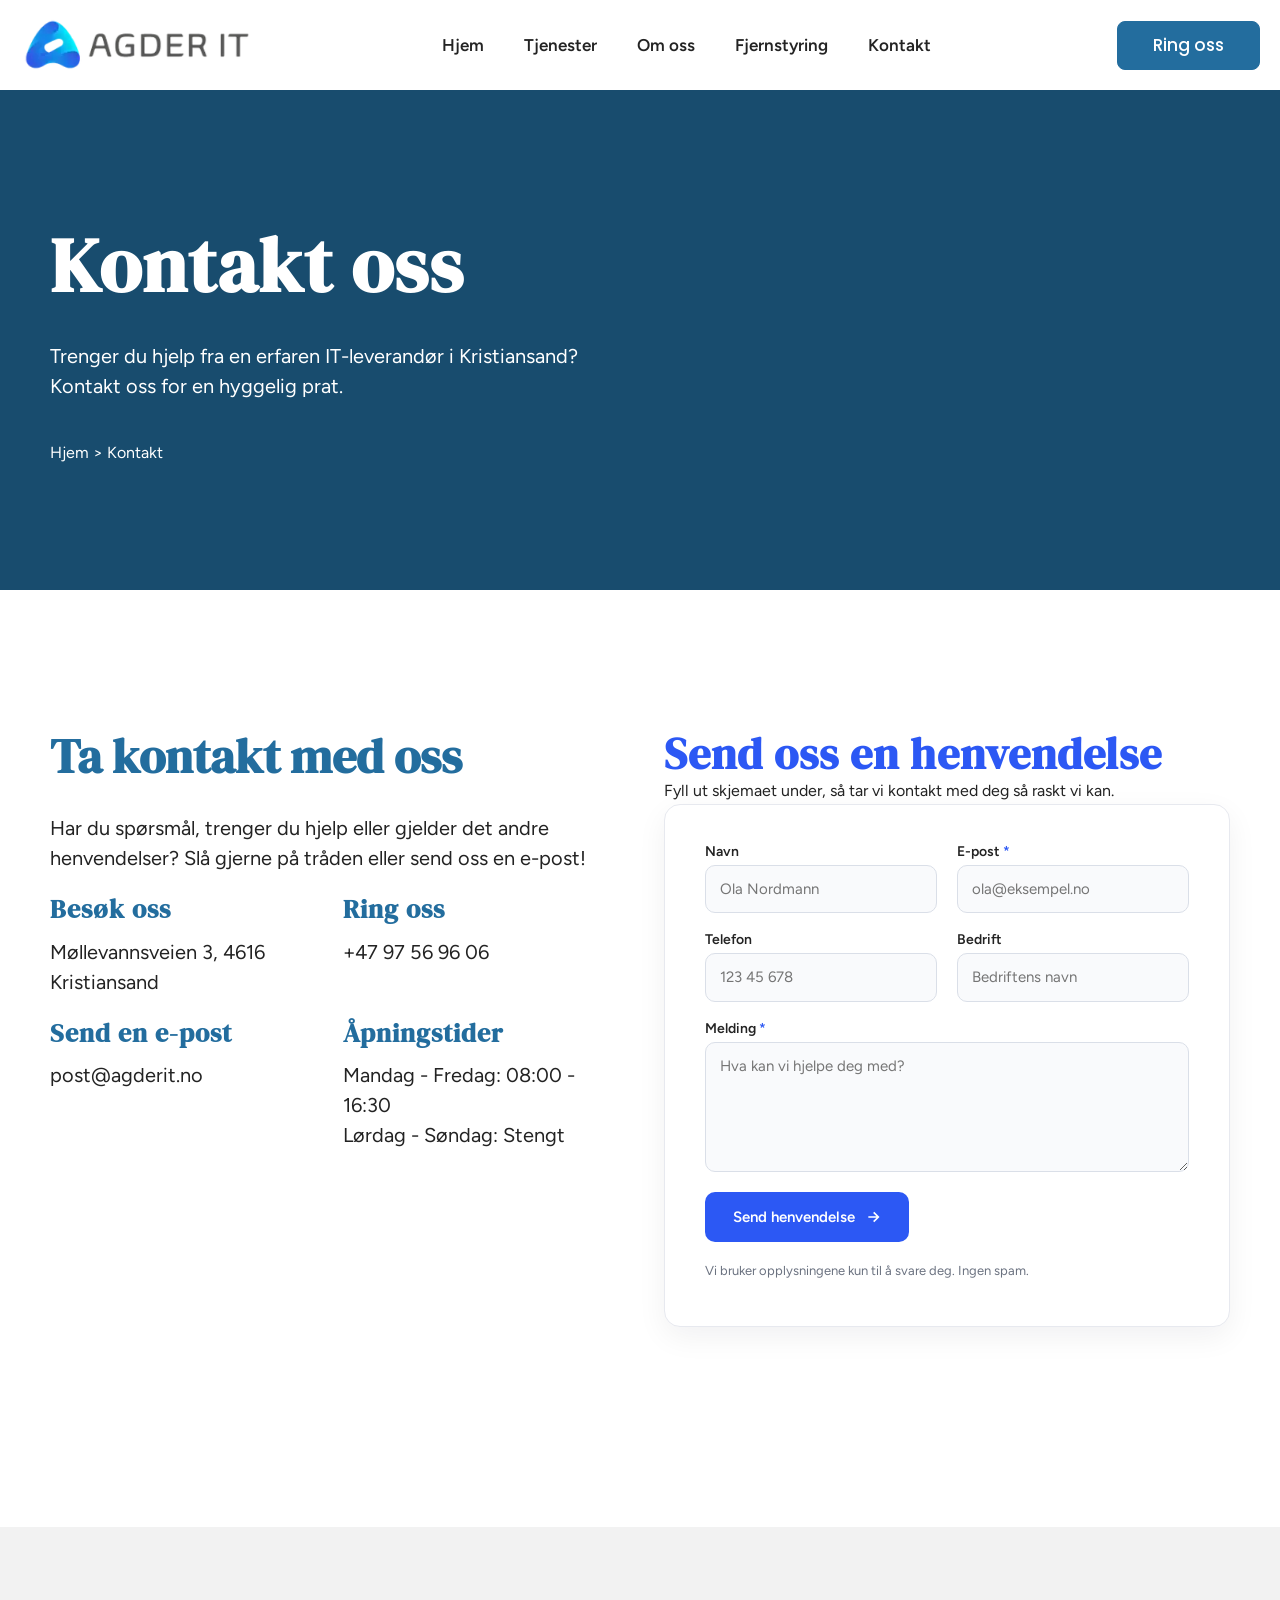
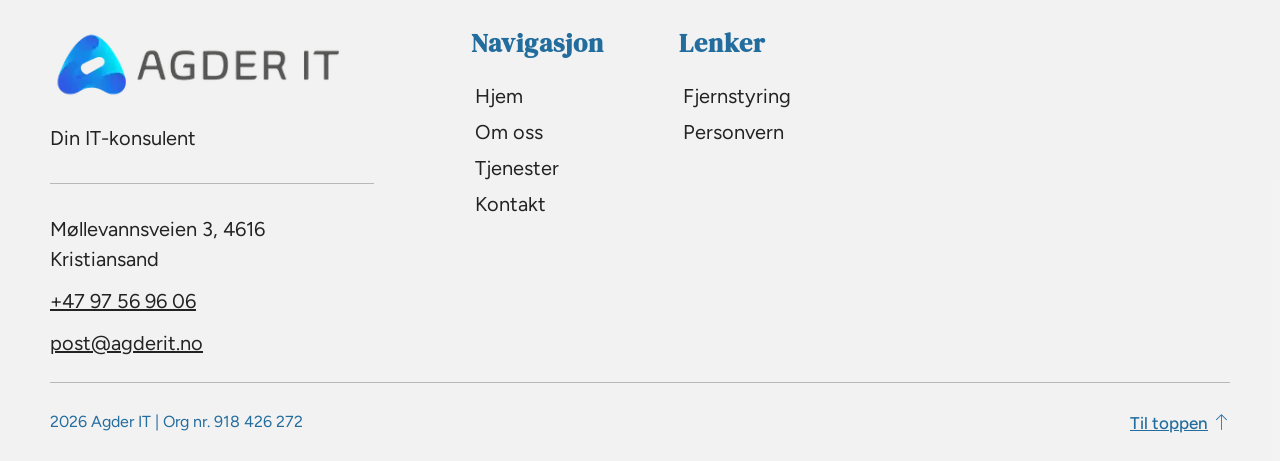
<file: kontakt/index.html>
<!doctype html>
<html lang="nb-NO">

<!-- Mirrored from agderit.no/kontakt/ by HTTrack Website Copier/3.x [XR&CO'2014], Thu, 27 Aug 2026 11:00:53 GMT -->
<!-- Added by HTTrack --><meta http-equiv="content-type" content="text/html;charset=UTF-8" /><!-- /Added by HTTrack -->
<head>
	<meta charset="UTF-8">
	<meta name="viewport" content="width=device-width, initial-scale=1">
	<link rel="profile" href="https://gmpg.org/xfn/11">
	<meta name='robots' content='index, follow, max-image-preview:large, max-snippet:-1, max-video-preview:-1' />

	<!-- This site is optimized with the Yoast SEO plugin v28.3 - https://yoast.com/product/yoast-seo-wordpress/ -->
	<title>Kontakt oss | Agder IT | IT-konsulent i Kristiansand</title>
	<meta name="description" content="Ta kontakt med Agder IT i Kristiansand. Snakk direkte med din IT-konsulent for rask support, drift og sikkerhet. Ring, e-post eller send skjema." />
	<link rel="canonical" href="index.html" />
	<meta property="og:locale" content="nb_NO" />
	<meta property="og:type" content="article" />
	<meta property="og:title" content="Kontakt oss | Agder IT | IT-konsulent i Kristiansand" />
	<meta property="og:description" content="Ta kontakt med Agder IT i Kristiansand. Snakk direkte med din IT-konsulent for rask support, drift og sikkerhet. Ring, e-post eller send skjema." />
	<meta property="og:url" content="index.html" />
	<meta property="og:site_name" content="Agder IT" />
	<meta property="article:modified_time" content="2025-12-21T13:01:39+00:00" />
	<meta property="og:image" content="../wp-content/uploads/2025/10/GettyImages-1190733435.jpg" />
	<meta property="og:image:width" content="1619" />
	<meta property="og:image:height" content="1080" />
	<meta property="og:image:type" content="image/jpeg" />
	<meta name="twitter:card" content="summary_large_image" />
	<meta name="twitter:label1" content="Est. reading time" />
	<meta name="twitter:data1" content="1 minutt" />
	<script type="application/ld+json" class="yoast-schema-graph">{"@context":"https:\/\/schema.org","@graph":[{"@type":"WebPage","@id":"https:\/\/agderit.no\/kontakt\/","url":"https:\/\/agderit.no\/kontakt\/","name":"Kontakt oss | Agder IT | IT-konsulent i Kristiansand","isPartOf":{"@id":"https:\/\/agderit.no\/#website"},"primaryImageOfPage":{"@id":"https:\/\/agderit.no\/kontakt\/#primaryimage"},"image":{"@id":"https:\/\/agderit.no\/kontakt\/#primaryimage"},"thumbnailUrl":"https:\/\/agderit.no\/wp-content\/uploads\/2025\/10\/GettyImages-1190733435.jpg","datePublished":"2025-10-20T08:39:59+00:00","dateModified":"2025-12-21T13:01:39+00:00","description":"Ta kontakt med Agder IT i Kristiansand. Snakk direkte med din IT-konsulent for rask support, drift og sikkerhet. Ring, e-post eller send skjema.","breadcrumb":{"@id":"https:\/\/agderit.no\/kontakt\/#breadcrumb"},"inLanguage":"nb-NO","potentialAction":[{"@type":"ReadAction","target":["https:\/\/agderit.no\/kontakt\/"]}]},{"@type":"ImageObject","inLanguage":"nb-NO","@id":"https:\/\/agderit.no\/kontakt\/#primaryimage","url":"https:\/\/agderit.no\/wp-content\/uploads\/2025\/10\/GettyImages-1190733435.jpg","contentUrl":"https:\/\/agderit.no\/wp-content\/uploads\/2025\/10\/GettyImages-1190733435.jpg","width":1619,"height":1080,"caption":"Agder IT - IT konsulent - fast kontaktperson"},{"@type":"BreadcrumbList","@id":"https:\/\/agderit.no\/kontakt\/#breadcrumb","itemListElement":[{"@type":"ListItem","position":1,"name":"Hjem","item":"https:\/\/agderit.no\/"},{"@type":"ListItem","position":2,"name":"Kontakt"}]},{"@type":"WebSite","@id":"https:\/\/agderit.no\/#website","url":"https:\/\/agderit.no\/","name":"Agder IT","description":"","potentialAction":[{"@type":"SearchAction","target":{"@type":"EntryPoint","urlTemplate":"https:\/\/agderit.no\/?s={search_term_string}"},"query-input":{"@type":"PropertyValueSpecification","valueRequired":true,"valueName":"search_term_string"}}],"inLanguage":"nb-NO"}]}</script>
	<!-- / Yoast SEO plugin. -->


<link rel="alternate" type="application/rss+xml" title="Agder IT &raquo; strøm" href="../feed/index.html" />
<link rel="alternate" type="application/rss+xml" title="Agder IT &raquo; kommentarstrøm" href="../comments/feed/index.html" />
<link rel="alternate" title="oEmbed (JSON)" type="application/json+oembed" href="../wp-json/oembed/1.0/embeddd18.json?url=https%3A%2F%2Fagderit.no%2Fkontakt%2F" />
<link rel="alternate" title="oEmbed (XML)" type="text/xml+oembed" href="../wp-json/oembed/1.0/embed5425?url=https%3A%2F%2Fagderit.no%2Fkontakt%2F&amp;format=xml" />
<style id="wp-img-auto-sizes-contain-inline-css">
img:is([sizes=auto i],[sizes^="auto," i]){contain-intrinsic-size:3000px 1500px}
/*# sourceURL=wp-img-auto-sizes-contain-inline-css */
</style>
<link rel='stylesheet' id='gum-elementor-addon-css' href='../wp-content/plugins/gum-elementor-addon/css/style40dd.css?ver=7.0.4' media='all' />
<link rel='stylesheet' id='font-awesome-5-all-css' href='../wp-content/plugins/elementor/assets/lib/font-awesome/css/all.min9c92.css?ver=4.2.3' media='all' />
<link rel='stylesheet' id='font-awesome-4-shim-css' href='../wp-content/plugins/elementor/assets/lib/font-awesome/css/v4-shims.min9c92.css?ver=4.2.3' media='all' />
<style id="wp-emoji-styles-inline-css">

	img.wp-smiley, img.emoji {
		display: inline !important;
		border: none !important;
		box-shadow: none !important;
		height: 1em !important;
		width: 1em !important;
		margin: 0 0.07em !important;
		vertical-align: -0.1em !important;
		background: none !important;
		padding: 0 !important;
	}
/*# sourceURL=wp-emoji-styles-inline-css */
</style>
<style id="global-styles-inline-css">
:root{--wp--preset--aspect-ratio--square: 1;--wp--preset--aspect-ratio--4-3: 4/3;--wp--preset--aspect-ratio--3-4: 3/4;--wp--preset--aspect-ratio--3-2: 3/2;--wp--preset--aspect-ratio--2-3: 2/3;--wp--preset--aspect-ratio--16-9: 16/9;--wp--preset--aspect-ratio--9-16: 9/16;--wp--preset--color--black: #000000;--wp--preset--color--cyan-bluish-gray: #abb8c3;--wp--preset--color--white: #ffffff;--wp--preset--color--pale-pink: #f78da7;--wp--preset--color--vivid-red: #cf2e2e;--wp--preset--color--luminous-vivid-orange: #ff6900;--wp--preset--color--luminous-vivid-amber: #fcb900;--wp--preset--color--light-green-cyan: #7bdcb5;--wp--preset--color--vivid-green-cyan: #00d084;--wp--preset--color--pale-cyan-blue: #8ed1fc;--wp--preset--color--vivid-cyan-blue: #0693e3;--wp--preset--color--vivid-purple: #9b51e0;--wp--preset--gradient--vivid-cyan-blue-to-vivid-purple: linear-gradient(135deg,rgb(6,147,227) 0%,rgb(155,81,224) 100%);--wp--preset--gradient--light-green-cyan-to-vivid-green-cyan: linear-gradient(135deg,rgb(122,220,180) 0%,rgb(0,208,130) 100%);--wp--preset--gradient--luminous-vivid-amber-to-luminous-vivid-orange: linear-gradient(135deg,rgb(252,185,0) 0%,rgb(255,105,0) 100%);--wp--preset--gradient--luminous-vivid-orange-to-vivid-red: linear-gradient(135deg,rgb(255,105,0) 0%,rgb(207,46,46) 100%);--wp--preset--gradient--very-light-gray-to-cyan-bluish-gray: linear-gradient(135deg,rgb(238,238,238) 0%,rgb(169,184,195) 100%);--wp--preset--gradient--cool-to-warm-spectrum: linear-gradient(135deg,rgb(74,234,220) 0%,rgb(151,120,209) 20%,rgb(207,42,186) 40%,rgb(238,44,130) 60%,rgb(251,105,98) 80%,rgb(254,248,76) 100%);--wp--preset--gradient--blush-light-purple: linear-gradient(135deg,rgb(255,206,236) 0%,rgb(152,150,240) 100%);--wp--preset--gradient--blush-bordeaux: linear-gradient(135deg,rgb(254,205,165) 0%,rgb(254,45,45) 50%,rgb(107,0,62) 100%);--wp--preset--gradient--luminous-dusk: linear-gradient(135deg,rgb(255,203,112) 0%,rgb(199,81,192) 50%,rgb(65,88,208) 100%);--wp--preset--gradient--pale-ocean: linear-gradient(135deg,rgb(255,245,203) 0%,rgb(182,227,212) 50%,rgb(51,167,181) 100%);--wp--preset--gradient--electric-grass: linear-gradient(135deg,rgb(202,248,128) 0%,rgb(113,206,126) 100%);--wp--preset--gradient--midnight: linear-gradient(135deg,rgb(2,3,129) 0%,rgb(40,116,252) 100%);--wp--preset--font-size--small: 13px;--wp--preset--font-size--medium: 20px;--wp--preset--font-size--large: 36px;--wp--preset--font-size--x-large: 42px;--wp--preset--spacing--20: 0.44rem;--wp--preset--spacing--30: 0.67rem;--wp--preset--spacing--40: 1rem;--wp--preset--spacing--50: 1.5rem;--wp--preset--spacing--60: 2.25rem;--wp--preset--spacing--70: 3.38rem;--wp--preset--spacing--80: 5.06rem;--wp--preset--shadow--natural: 6px 6px 9px rgba(0, 0, 0, 0.2);--wp--preset--shadow--deep: 12px 12px 50px rgba(0, 0, 0, 0.4);--wp--preset--shadow--sharp: 6px 6px 0px rgba(0, 0, 0, 0.2);--wp--preset--shadow--outlined: 6px 6px 0px -3px rgb(255, 255, 255), 6px 6px rgb(0, 0, 0);--wp--preset--shadow--crisp: 6px 6px 0px rgb(0, 0, 0);}:root { --wp--style--global--content-size: 800px;--wp--style--global--wide-size: 1200px; }:where(body) { margin: 0; }.wp-site-blocks > .alignleft { float: left; margin-right: 2em; }.wp-site-blocks > .alignright { float: right; margin-left: 2em; }.wp-site-blocks > .aligncenter { justify-content: center; margin-left: auto; margin-right: auto; }:where(.wp-site-blocks) > * { margin-block-start: 24px; margin-block-end: 0; }:where(.wp-site-blocks) > :first-child { margin-block-start: 0; }:where(.wp-site-blocks) > :last-child { margin-block-end: 0; }:root { --wp--style--block-gap: 24px; }:root :where(.is-layout-flow) > :first-child{margin-block-start: 0;}:root :where(.is-layout-flow) > :last-child{margin-block-end: 0;}:root :where(.is-layout-flow) > *{margin-block-start: 24px;margin-block-end: 0;}:root :where(.is-layout-constrained) > :first-child{margin-block-start: 0;}:root :where(.is-layout-constrained) > :last-child{margin-block-end: 0;}:root :where(.is-layout-constrained) > *{margin-block-start: 24px;margin-block-end: 0;}:root :where(.is-layout-flex){gap: 24px;}:root :where(.is-layout-grid){gap: 24px;}.is-layout-flow > .alignleft{float: left;margin-inline-start: 0;margin-inline-end: 2em;}.is-layout-flow > .alignright{float: right;margin-inline-start: 2em;margin-inline-end: 0;}.is-layout-flow > .aligncenter{margin-left: auto !important;margin-right: auto !important;}.is-layout-constrained > .alignleft{float: left;margin-inline-start: 0;margin-inline-end: 2em;}.is-layout-constrained > .alignright{float: right;margin-inline-start: 2em;margin-inline-end: 0;}.is-layout-constrained > .aligncenter{margin-left: auto !important;margin-right: auto !important;}.is-layout-constrained > :where(:not(.alignleft):not(.alignright):not(.alignfull)){max-width: var(--wp--style--global--content-size);margin-left: auto !important;margin-right: auto !important;}.is-layout-constrained > .alignwide{max-width: var(--wp--style--global--wide-size);}body .is-layout-flex{display: flex;}.is-layout-flex{flex-wrap: wrap;align-items: center;}.is-layout-flex > :is(*, div){margin: 0;}body .is-layout-grid{display: grid;}.is-layout-grid > :is(*, div){margin: 0;}body{padding-top: 0px;padding-right: 0px;padding-bottom: 0px;padding-left: 0px;}:root :where(.wp-element-button, .wp-block-button__link){background-color: #32373c;border-width: 0;color: #fff;font-family: inherit;font-size: inherit;font-style: inherit;font-weight: inherit;letter-spacing: inherit;line-height: inherit;padding-top: calc(0.667em + 2px);padding-right: calc(1.333em + 2px);padding-bottom: calc(0.667em + 2px);padding-left: calc(1.333em + 2px);text-decoration: none;text-transform: inherit;}.has-black-color{color: var(--wp--preset--color--black) !important;}.has-cyan-bluish-gray-color{color: var(--wp--preset--color--cyan-bluish-gray) !important;}.has-white-color{color: var(--wp--preset--color--white) !important;}.has-pale-pink-color{color: var(--wp--preset--color--pale-pink) !important;}.has-vivid-red-color{color: var(--wp--preset--color--vivid-red) !important;}.has-luminous-vivid-orange-color{color: var(--wp--preset--color--luminous-vivid-orange) !important;}.has-luminous-vivid-amber-color{color: var(--wp--preset--color--luminous-vivid-amber) !important;}.has-light-green-cyan-color{color: var(--wp--preset--color--light-green-cyan) !important;}.has-vivid-green-cyan-color{color: var(--wp--preset--color--vivid-green-cyan) !important;}.has-pale-cyan-blue-color{color: var(--wp--preset--color--pale-cyan-blue) !important;}.has-vivid-cyan-blue-color{color: var(--wp--preset--color--vivid-cyan-blue) !important;}.has-vivid-purple-color{color: var(--wp--preset--color--vivid-purple) !important;}.has-black-background-color{background-color: var(--wp--preset--color--black) !important;}.has-cyan-bluish-gray-background-color{background-color: var(--wp--preset--color--cyan-bluish-gray) !important;}.has-white-background-color{background-color: var(--wp--preset--color--white) !important;}.has-pale-pink-background-color{background-color: var(--wp--preset--color--pale-pink) !important;}.has-vivid-red-background-color{background-color: var(--wp--preset--color--vivid-red) !important;}.has-luminous-vivid-orange-background-color{background-color: var(--wp--preset--color--luminous-vivid-orange) !important;}.has-luminous-vivid-amber-background-color{background-color: var(--wp--preset--color--luminous-vivid-amber) !important;}.has-light-green-cyan-background-color{background-color: var(--wp--preset--color--light-green-cyan) !important;}.has-vivid-green-cyan-background-color{background-color: var(--wp--preset--color--vivid-green-cyan) !important;}.has-pale-cyan-blue-background-color{background-color: var(--wp--preset--color--pale-cyan-blue) !important;}.has-vivid-cyan-blue-background-color{background-color: var(--wp--preset--color--vivid-cyan-blue) !important;}.has-vivid-purple-background-color{background-color: var(--wp--preset--color--vivid-purple) !important;}.has-black-border-color{border-color: var(--wp--preset--color--black) !important;}.has-cyan-bluish-gray-border-color{border-color: var(--wp--preset--color--cyan-bluish-gray) !important;}.has-white-border-color{border-color: var(--wp--preset--color--white) !important;}.has-pale-pink-border-color{border-color: var(--wp--preset--color--pale-pink) !important;}.has-vivid-red-border-color{border-color: var(--wp--preset--color--vivid-red) !important;}.has-luminous-vivid-orange-border-color{border-color: var(--wp--preset--color--luminous-vivid-orange) !important;}.has-luminous-vivid-amber-border-color{border-color: var(--wp--preset--color--luminous-vivid-amber) !important;}.has-light-green-cyan-border-color{border-color: var(--wp--preset--color--light-green-cyan) !important;}.has-vivid-green-cyan-border-color{border-color: var(--wp--preset--color--vivid-green-cyan) !important;}.has-pale-cyan-blue-border-color{border-color: var(--wp--preset--color--pale-cyan-blue) !important;}.has-vivid-cyan-blue-border-color{border-color: var(--wp--preset--color--vivid-cyan-blue) !important;}.has-vivid-purple-border-color{border-color: var(--wp--preset--color--vivid-purple) !important;}.has-vivid-cyan-blue-to-vivid-purple-gradient-background{background: var(--wp--preset--gradient--vivid-cyan-blue-to-vivid-purple) !important;}.has-light-green-cyan-to-vivid-green-cyan-gradient-background{background: var(--wp--preset--gradient--light-green-cyan-to-vivid-green-cyan) !important;}.has-luminous-vivid-amber-to-luminous-vivid-orange-gradient-background{background: var(--wp--preset--gradient--luminous-vivid-amber-to-luminous-vivid-orange) !important;}.has-luminous-vivid-orange-to-vivid-red-gradient-background{background: var(--wp--preset--gradient--luminous-vivid-orange-to-vivid-red) !important;}.has-very-light-gray-to-cyan-bluish-gray-gradient-background{background: var(--wp--preset--gradient--very-light-gray-to-cyan-bluish-gray) !important;}.has-cool-to-warm-spectrum-gradient-background{background: var(--wp--preset--gradient--cool-to-warm-spectrum) !important;}.has-blush-light-purple-gradient-background{background: var(--wp--preset--gradient--blush-light-purple) !important;}.has-blush-bordeaux-gradient-background{background: var(--wp--preset--gradient--blush-bordeaux) !important;}.has-luminous-dusk-gradient-background{background: var(--wp--preset--gradient--luminous-dusk) !important;}.has-pale-ocean-gradient-background{background: var(--wp--preset--gradient--pale-ocean) !important;}.has-electric-grass-gradient-background{background: var(--wp--preset--gradient--electric-grass) !important;}.has-midnight-gradient-background{background: var(--wp--preset--gradient--midnight) !important;}.has-small-font-size{font-size: var(--wp--preset--font-size--small) !important;}.has-medium-font-size{font-size: var(--wp--preset--font-size--medium) !important;}.has-large-font-size{font-size: var(--wp--preset--font-size--large) !important;}.has-x-large-font-size{font-size: var(--wp--preset--font-size--x-large) !important;}
:root :where(.wp-block-icon svg){width: 24px;}
:root :where(.wp-block-pullquote){font-size: 1.5em;line-height: 1.6;}
/*# sourceURL=global-styles-inline-css */
</style>
<link rel='stylesheet' id='text-editor-style-css' href='../wp-content/plugins/metform/public/assets/css/text-editorae82.css?ver=4.2.0' media='all' />
<link rel='stylesheet' id='hello-elementor-css' href='../wp-content/themes/hello-elementor/assets/css/reset08cb.css?ver=3.4.9' media='all' />
<link rel='stylesheet' id='hello-elementor-theme-style-css' href='../wp-content/themes/hello-elementor/assets/css/theme08cb.css?ver=3.4.9' media='all' />
<link rel='stylesheet' id='elementor-frontend-css' href='../wp-content/plugins/elementor/assets/css/frontend.min9c92.css?ver=4.2.3' media='all' />
<link rel='stylesheet' id='widget-image-css' href='../wp-content/plugins/elementor/assets/css/widget-image.min9c92.css?ver=4.2.3' media='all' />
<link rel='stylesheet' id='widget-nav-menu-css' href='../wp-content/plugins/elementor-pro/assets/css/widget-nav-menu.min3a05.css?ver=4.2.2' media='all' />
<link rel='stylesheet' id='widget-divider-css' href='../wp-content/plugins/elementor/assets/css/widget-divider.min9c92.css?ver=4.2.3' media='all' />
<link rel='stylesheet' id='widget-icon-list-css' href='../wp-content/plugins/elementor/assets/css/widget-icon-list.min9c92.css?ver=4.2.3' media='all' />
<link rel='stylesheet' id='widget-heading-css' href='../wp-content/plugins/elementor/assets/css/widget-heading.min9c92.css?ver=4.2.3' media='all' />
<link rel='stylesheet' id='widget-social-icons-css' href='../wp-content/plugins/elementor/assets/css/widget-social-icons.min9c92.css?ver=4.2.3' media='all' />
<link rel='stylesheet' id='e-apple-webkit-css' href='../wp-content/plugins/elementor/assets/css/conditionals/apple-webkit.min9c92.css?ver=4.2.3' media='all' />
<link rel='stylesheet' id='elementor-post-13-css' href='../wp-content/uploads/elementor/css/post-1384ce.css?ver=1787684247' media='all' /><link rel='stylesheet' id='widget-breadcrumbs-css' href='../wp-content/plugins/elementor-pro/assets/css/widget-breadcrumbs.min3a05.css?ver=4.2.2' media='all' />
<link rel='stylesheet' id='widget-icon-box-css' href='../wp-content/plugins/elementor/assets/css/widget-icon-box.min9c92.css?ver=4.2.3' media='all' />
<link rel='stylesheet' id='widget-form-css' href='../wp-content/plugins/elementor-pro/assets/css/widget-form.min3a05.css?ver=4.2.2' media='all' />
<link rel='stylesheet' id='elementor-post-160-css' href='../wp-content/uploads/elementor/css/post-160c015.css?ver=1787684296' media='all' />
<link rel='stylesheet' id='elementor-post-167-css' href='../wp-content/uploads/elementor/css/post-1679a62.css?ver=1787684248' media='all' />
<link rel='stylesheet' id='elementor-post-168-css' href='../wp-content/uploads/elementor/css/post-1689a62.css?ver=1787684248' media='all' />
<link rel='stylesheet' id='ekit-widget-common-css' href='../wp-content/plugins/elementskit-lite/widgets/init/assets/css/common05da.css?ver=4.0.2' media='all' />
<link rel='stylesheet' id='ekit-nav-menu-css' href='../wp-content/plugins/elementskit-lite/widgets/init/assets/css/nav-menu05da.css?ver=4.0.2' media='all' />
<link rel='stylesheet' id='ekit-header-info-css' href='../wp-content/plugins/elementskit-lite/widgets/init/assets/css/header-info05da.css?ver=4.0.2' media='all' />
<link rel='stylesheet' id='elementor-gf-dmserifdisplay-css' href='https://fonts.googleapis.com/css?family=DM+Serif+Display:100,100italic,200,200italic,300,300italic,400,400italic,500,500italic,600,600italic,700,700italic,800,800italic,900,900italic&amp;display=swap' media='all' />
<link rel='stylesheet' id='elementor-gf-figtree-css' href='https://fonts.googleapis.com/css?family=Figtree:100,100italic,200,200italic,300,300italic,400,400italic,500,500italic,600,600italic,700,700italic,800,800italic,900,900italic&amp;display=swap' media='all' />
<link rel='stylesheet' id='elementor-gf-rethinksans-css' href='https://fonts.googleapis.com/css?family=Rethink+Sans:100,100italic,200,200italic,300,300italic,400,400italic,500,500italic,600,600italic,700,700italic,800,800italic,900,900italic&amp;display=swap' media='all' />
<link rel='stylesheet' id='elementor-gf-overpass-css' href='https://fonts.googleapis.com/css?family=Overpass:100,100italic,200,200italic,300,300italic,400,400italic,500,500italic,600,600italic,700,700italic,800,800italic,900,900italic&amp;display=swap' media='all' />
<link rel='stylesheet' id='elementor-gf-poppins-css' href='https://fonts.googleapis.com/css?family=Poppins:100,100italic,200,200italic,300,300italic,400,400italic,500,500italic,600,600italic,700,700italic,800,800italic,900,900italic&amp;display=swap' media='all' />
<link rel='stylesheet' id='elementor-icons-ekiticons-css' href='../wp-content/plugins/elementskit-lite/modules/elementskit-icon-pack/assets/css/ekiticons05da.css?ver=4.0.2' media='all' />
<script type='text/javascript'>
		var elementskit = {
			resturl: 'https://agderit.no/wp-json/elementskit/v1/',
		}

		</script><script id="font-awesome-4-shim-js" src="../wp-content/plugins/elementor/assets/lib/font-awesome/js/v4-shims.min9c92.js?ver=4.2.3"></script>
<script>
document.addEventListener('DOMContentLoaded', function () {
  var menuBtn = document.querySelector('.elementor-menu-toggle');
  var menuDropdown = document.querySelector('.elementor-nav-menu--dropdown');
  var openIcon = document.querySelector('.elementor-menu-toggle__icon--open');
  var closeIcon = document.querySelector('.elementor-menu-toggle__icon--close');
  var siteHeaderEl = document.getElementById('site-header') || (menuBtn && menuBtn.closest('header'));
  if (menuBtn && menuDropdown) {
    menuBtn.addEventListener('click', function () {
      var opening = menuDropdown.style.display !== 'block';
      if (opening) {
        var rect = (siteHeaderEl || menuBtn).getBoundingClientRect();
        menuDropdown.style.position = 'fixed';
        menuDropdown.style.top = rect.bottom + 'px';
        menuDropdown.style.left = '0';
        menuDropdown.style.right = '0';
        menuDropdown.style.width = 'auto';
        menuDropdown.style.display = 'block';
        menuDropdown.style.setProperty('max-height', 'calc(100vh - ' + rect.bottom + 'px)', 'important');
        menuDropdown.style.setProperty('overflow-y', 'auto', 'important');
        menuDropdown.style.setProperty('transform', 'none', 'important');
        menuDropdown.style.setProperty('margin-top', '0', 'important');
        menuDropdown.setAttribute('aria-hidden', 'false');
        menuBtn.setAttribute('aria-expanded', 'true');
        if (openIcon) openIcon.style.display = 'none';
        if (closeIcon) closeIcon.style.display = 'block';
      } else {
        menuDropdown.style.display = 'none';
        menuDropdown.style.removeProperty('max-height');
        menuDropdown.style.removeProperty('overflow-y');
        menuDropdown.style.removeProperty('transform');
        menuDropdown.style.removeProperty('margin-top');
        menuDropdown.setAttribute('aria-hidden', 'true');
        menuBtn.setAttribute('aria-expanded', 'false');
        if (openIcon) openIcon.style.display = 'block';
        if (closeIcon) closeIcon.style.display = 'none';
      }
    });
  }

  document.querySelectorAll('.ekit-accordion--toggler').forEach(function (toggler) {
    toggler.addEventListener('click', function (e) {
      e.preventDefault();
      var targetId = (toggler.getAttribute('data-target') || '').replace('#', '');
      var target = targetId ? document.getElementById(targetId) : null;
      if (!target) return;
      var isOpen = target.classList.contains('show');
      target.classList.toggle('show', !isOpen);
      toggler.classList.toggle('collapsed', isOpen);
      toggler.setAttribute('aria-expanded', String(!isOpen));
    });
  });

  var swiperEl = document.querySelector('#testimonials-slider .swiper');
  if (swiperEl && window.Swiper) {
    swiperEl.querySelectorAll('img.swiper-lazy[data-src]').forEach(function (img) {
      img.src = img.getAttribute('data-src');
      img.classList.remove('swiper-lazy');
      var preloader = img.nextElementSibling;
      if (preloader && preloader.classList.contains('swiper-lazy-preloader')) preloader.remove();
    });
    new Swiper(swiperEl, {
      slidesPerView: 1,
      spaceBetween: 10,
      loop: true,
      speed: 500,
      pagination: { el: swiperEl.querySelector('.swiper-pagination'), type: 'fraction' },
      breakpoints: { 768: { slidesPerView: 2, spaceBetween: 50 } }
    });
  }
});
</script>
<link rel="https://api.w.org/" href="../wp-json/index.html" /><link rel="alternate" title="JSON" type="application/json" href="../wp-json/wp/v2/pages/160.json" /><link rel="EditURI" type="application/rsd+xml" title="RSD" href="../xmlrpc0db0.html?rsd" />
<link rel='shortlink' href='../index9c2b.html?p=160' />
<meta name="generator" content="Elementor 4.2.3; features: e_font_icon_svg, additional_custom_breakpoints; settings: css_print_method-external, google_font-enabled, font_display-swap">
			<style>
				.e-con.e-parent:nth-of-type(n+4):not(.e-lazyloaded):not(.e-no-lazyload),
				.e-con.e-parent:nth-of-type(n+4):not(.e-lazyloaded):not(.e-no-lazyload) * {
					background-image: none !important;
				}
				@media screen and (max-height: 1024px) {
					.e-con.e-parent:nth-of-type(n+3):not(.e-lazyloaded):not(.e-no-lazyload),
					.e-con.e-parent:nth-of-type(n+3):not(.e-lazyloaded):not(.e-no-lazyload) * {
						background-image: none !important;
					}
				}
				@media screen and (max-height: 640px) {
					.e-con.e-parent:nth-of-type(n+2):not(.e-lazyloaded):not(.e-no-lazyload),
					.e-con.e-parent:nth-of-type(n+2):not(.e-lazyloaded):not(.e-no-lazyload) * {
						background-image: none !important;
					}
				}
			</style>
						<meta name="theme-color" content="#FFFFFF">
			<link rel="icon" href="../wp-content/uploads/2025/10/cropped-Agder-it-logo-1-32x32.webp" sizes="32x32" />
<link rel="icon" href="../wp-content/uploads/2025/10/cropped-Agder-it-logo-1-192x192.webp" sizes="192x192" />
<link rel="apple-touch-icon" href="../wp-content/uploads/2025/10/cropped-Agder-it-logo-1-180x180.webp" />
<meta name="msapplication-TileImage" content="../wp-content/uploads/2025/10/cropped-Agder-it-logo-1-270x270.webp" />
<style>
.elementor-element-a46f8a2 { flex-direction: row!important; flex-wrap: wrap; }
.elementor-element-a46f8a2 > .elementor-widget-heading,
.elementor-element-a46f8a2 > .elementor-widget-text-editor { flex-basis: 100%; }
.elementor-element-a46f8a2 > .elementor-widget-icon-box { flex-basis: calc(50% - 10px); }
@media (max-width: 767px) {
  .elementor-element-a46f8a2 > .elementor-widget-icon-box { flex-basis: 100%; }
}
</style>
</head>
<body class="wp-singular page-template-default page page-id-160 wp-embed-responsive wp-theme-hello-elementor hello-elementor-default elementor-default elementor-kit-13 elementor-page elementor-page-160">


<a class="skip-link screen-reader-text" href="#content">Skip to content</a>

		<header data-elementor-type="header" data-elementor-id="167" class="elementor elementor-167 elementor-location-header" data-elementor-post-type="elementor_library">
			<div class="elementor-element elementor-element-0c12f04 e-flex e-con-boxed e-con e-parent" data-id="0c12f04" data-element_type="container" data-e-type="container">
					<div class="e-con-inner">
				<div class="elementor-element elementor-element-261f044 elementor-widget elementor-widget-html" data-id="261f044" data-element_type="widget" data-e-type="widget" data-widget_type="html.default">
					<style>


#site-header { position: relative;
 background: #ffffff!important;
  transition:  padding 200ms ease;
  padding-top: 0;           }


#site-header.is-sticky {
  position: fixed;
  top: 0; left: 0; right: 0;
  z-index: 9999;
  padding-top: 10px;
  background: #ffffff!important;
  box-shadow: 0 4px 12px rgba(0, 0, 0, 0.08);
}






    
</style>




<script>
document.addEventListener('DOMContentLoaded', () => {
  const header = document.getElementById('site-header');
  const hero = document.getElementById('hero');
  if (!header || !hero) return;

  const contentAfterHero = hero.nextElementSibling;
  const mq = window.matchMedia('(max-width: 767px)');

  function setSticky(on){
    header.classList.toggle('is-sticky', on);
    if (contentAfterHero){
      contentAfterHero.style.paddingTop = on ? header.offsetHeight + 'px' : '';
    }
  }

  function checkSticky(){
    if (mq.matches) { setSticky(false); return; }
    setSticky(hero.getBoundingClientRect().bottom <= 0);
  }

  window.addEventListener('scroll', checkSticky, { passive: true });
  window.addEventListener('resize', checkSticky, { passive: true });
  if (mq.addEventListener) mq.addEventListener('change', checkSticky);
  else mq.addListener(checkSticky);

  checkSticky();
});





</script>
				</div>
					</div>
				</div>
		<div class="elementor-element elementor-element-62a1a27b e-flex e-con-boxed e-con e-parent" data-id="62a1a27b" data-element_type="container" data-e-type="container" id="site-header" data-settings="{&quot;background_background&quot;:&quot;classic&quot;,&quot;position&quot;:&quot;absolute&quot;}">
					<div class="e-con-inner">
		<div class="elementor-element elementor-element-5199a8b7 e-con-full e-flex e-con e-child" data-id="5199a8b7" data-element_type="container" data-e-type="container" data-settings="{&quot;background_background&quot;:&quot;classic&quot;}">
				<div class="elementor-element elementor-element-2ca4e644 elementor-widget__width-auto elementor-widget-mobile__width-initial elementor-widget elementor-widget-image" data-id="2ca4e644" data-element_type="widget" data-e-type="widget" data-widget_type="image.default">
																<a href="../index.html">
							<img width="300" height="76" src="../wp-content/uploads/2025/10/Agder-it-logo-1-300x76.webp" class="attachment-medium size-medium wp-image-143" alt="Agder IT logo" srcset="../wp-content/uploads/2025/10/Agder-it-logo-1-300x76.webp 300w, ../wp-content/uploads/2025/10/Agder-it-logo-1.webp 320w" sizes="(max-width: 300px) 100vw, 300px" />								</a>
															</div>
				<div class="elementor-element elementor-element-d8d0bde elementor-nav-menu__align-center elementor-nav-menu--stretch elementor-nav-menu--dropdown-tablet elementor-nav-menu__text-align-aside elementor-nav-menu--toggle elementor-nav-menu--burger elementor-widget elementor-widget-nav-menu" data-id="d8d0bde" data-element_type="widget" data-e-type="widget" data-settings="{&quot;full_width&quot;:&quot;stretch&quot;,&quot;layout&quot;:&quot;horizontal&quot;,&quot;submenu_icon&quot;:{&quot;value&quot;:&quot;&lt;svg aria-hidden=\&quot;true\&quot; class=\&quot;e-font-icon-svg e-fas-caret-down\&quot; viewBox=\&quot;0 0 320 512\&quot; xmlns=\&quot;http:\/\/www.w3.org\/2000\/svg\&quot;&gt;&lt;path d=\&quot;M31.3 192h257.3c17.8 0 26.7 21.5 14.1 34.1L174.1 354.8c-7.8 7.8-20.5 7.8-28.3 0L17.2 226.1C4.6 213.5 13.5 192 31.3 192z\&quot;&gt;&lt;\/path&gt;&lt;\/svg&gt;&quot;,&quot;library&quot;:&quot;fa-solid&quot;},&quot;toggle&quot;:&quot;burger&quot;}" data-widget_type="nav-menu.default">
								<nav aria-label="Meny" class="elementor-nav-menu--main elementor-nav-menu__container elementor-nav-menu--layout-horizontal e--pointer-none">
				<ul id="menu-1-d8d0bde" class="elementor-nav-menu"><li class="menu-item menu-item-type-post_type menu-item-object-page menu-item-home menu-item-166"><a href="../index.html" class="elementor-item">Hjem</a></li>
<li class="menu-item menu-item-type-post_type menu-item-object-page menu-item-165"><a href="../tjenester/index.html" class="elementor-item">Tjenester</a></li>
<li class="menu-item menu-item-type-post_type menu-item-object-page menu-item-164"><a href="../om-oss/index.html" class="elementor-item">Om oss</a></li>
<li class="menu-item menu-item-type-custom menu-item-object-custom menu-item-170"><a href="https://agderit.pulseway.com/installer?type=windows_agent_x64&secret=8b4c3c46e7a24b3997a4a21a5daefad9" class="elementor-item">Fjernstyring</a></li>
<li class="menu-item menu-item-type-post_type menu-item-object-page current-menu-item page_item page-item-160 current_page_item menu-item-163"><a href="index.html" aria-current="page" class="elementor-item elementor-item-active">Kontakt</a></li>
</ul>			</nav>
					<div class="elementor-menu-toggle" role="button" tabindex="0" aria-label="Menu Toggle" aria-expanded="false">
			<svg aria-hidden="true" role="presentation" class="elementor-menu-toggle__icon--open e-font-icon-svg e-eicon-menu-bar" viewBox="0 0 1000 1000" xmlns="http://www.w3.org/2000/svg"><path d="M104 333H896C929 333 958 304 958 271S929 208 896 208H104C71 208 42 237 42 271S71 333 104 333ZM104 583H896C929 583 958 554 958 521S929 458 896 458H104C71 458 42 487 42 521S71 583 104 583ZM104 833H896C929 833 958 804 958 771S929 708 896 708H104C71 708 42 737 42 771S71 833 104 833Z"></path></svg><svg aria-hidden="true" role="presentation" class="elementor-menu-toggle__icon--close e-font-icon-svg e-eicon-close" viewBox="0 0 1000 1000" xmlns="http://www.w3.org/2000/svg"><path d="M742 167L500 408 258 167C246 154 233 150 217 150 196 150 179 158 167 167 154 179 150 196 150 212 150 229 154 242 171 254L408 500 167 742C138 771 138 800 167 829 196 858 225 858 254 829L496 587 738 829C750 842 767 846 783 846 800 846 817 842 829 829 842 817 846 804 846 783 846 767 842 750 829 737L588 500 833 258C863 229 863 200 833 171 804 137 775 137 742 167Z"></path></svg>		</div>
					<nav class="elementor-nav-menu--dropdown elementor-nav-menu__container" aria-hidden="true">
				<ul id="menu-2-d8d0bde" class="elementor-nav-menu"><li class="menu-item menu-item-type-post_type menu-item-object-page menu-item-home menu-item-166"><a href="../index.html" class="elementor-item" tabindex="-1">Hjem</a></li>
<li class="menu-item menu-item-type-post_type menu-item-object-page menu-item-165"><a href="../tjenester/index.html" class="elementor-item" tabindex="-1">Tjenester</a></li>
<li class="menu-item menu-item-type-post_type menu-item-object-page menu-item-164"><a href="../om-oss/index.html" class="elementor-item" tabindex="-1">Om oss</a></li>
<li class="menu-item menu-item-type-custom menu-item-object-custom menu-item-170"><a href="https://agderit.pulseway.com/installer?type=windows_agent_x64&secret=8b4c3c46e7a24b3997a4a21a5daefad9" class="elementor-item" tabindex="-1">Fjernstyring</a></li>
<li class="menu-item menu-item-type-post_type menu-item-object-page current-menu-item page_item page-item-160 current_page_item menu-item-163"><a href="index.html" aria-current="page" class="elementor-item elementor-item-active" tabindex="-1">Kontakt</a></li>
</ul>			</nav>
						</div>
				<div class="elementor-element elementor-element-7f6ab6a3 elementor-align-right elementor-tablet-align-center elementor-mobile-align-center elementor-widget__width-auto elementor-hidden-mobile elementor-hidden-tablet elementor-widget elementor-widget-button" data-id="7f6ab6a3" data-element_type="widget" data-e-type="widget" data-settings="{&quot;_animation&quot;:&quot;none&quot;}" data-widget_type="button.default">
										<a class="elementor-button elementor-button-link elementor-size-sm" href="tel:+47%2097%2056%2096%2006">
						<span class="elementor-button-content-wrapper">
									<span class="elementor-button-text">Ring oss</span>
					</span>
					</a>
								</div>
				</div>
					</div>
				</div>
				</header>
		
<main id="content" class="site-main post-160 page type-page status-publish has-post-thumbnail hentry">

	
	<div class="page-content">
				<div data-elementor-type="wp-page" data-elementor-id="160" class="elementor elementor-160" data-elementor-post-type="page">
				<div class="elementor-element elementor-element-ef0eb84 e-con-full e-flex e-con e-parent" data-id="ef0eb84" data-element_type="container" data-e-type="container" data-settings="{&quot;background_background&quot;:&quot;classic&quot;}">
		<div class="elementor-element elementor-element-611bec1 e-flex e-con-boxed e-con e-child" data-id="611bec1" data-element_type="container" data-e-type="container">
					<div class="e-con-inner">
				<div class="elementor-element elementor-element-b86bc26 elementor-widget__width-initial elementor-widget-mobile__width-inherit elementor-widget elementor-widget-heading" data-id="b86bc26" data-element_type="widget" data-e-type="widget" data-widget_type="heading.default">
					<h1 class="elementor-heading-title elementor-size-default">Kontakt oss</h1>				</div>
				<div class="elementor-element elementor-element-b39d0ad elementor-widget__width-initial elementor-widget elementor-widget-text-editor" data-id="b39d0ad" data-element_type="widget" data-e-type="widget" data-widget_type="text-editor.default">
									<p>Trenger du hjelp fra en erfaren IT-leverandør i Kristiansand? Kontakt oss for en hyggelig prat.</p>								</div>
				<div class="elementor-element elementor-element-4d712e8 elementor-widget elementor-widget-breadcrumbs" data-id="4d712e8" data-element_type="widget" data-e-type="widget" data-widget_type="breadcrumbs.default">
					<p id="breadcrumbs"><span><span><a href="../index.html">Hjem</a></span> &gt; <span class="breadcrumb_last" aria-current="page">Kontakt</span></span></p>				</div>
					</div>
				</div>
				</div>
		<div class="elementor-element elementor-element-5d92c1a e-flex e-con-boxed e-con e-parent agderit-contact-section" data-id="5d92c1a" data-element_type="container" data-e-type="container" style="padding:clamp(20px,4vw,40px) clamp(20px,4vw,50px) clamp(60px,8vw,100px);">
					<div class="e-con-inner agderit-contact-columns">
		<div class="elementor-element elementor-element-a46f8a2 e-con-full e-flex e-con e-child agderit-contact-left" data-id="a46f8a2" data-element_type="container" data-e-type="container">
				<div class="elementor-element elementor-element-38c1706 elementor-widget elementor-widget-heading" data-id="38c1706" data-element_type="widget" data-e-type="widget" data-settings="{&quot;_animation&quot;:&quot;none&quot;,&quot;_animation_delay&quot;:200}" data-widget_type="heading.default">
					<h2 class="elementor-heading-title elementor-size-default">Ta kontakt med oss</h2>				</div>
				<div class="elementor-element elementor-element-4cf2713 elementor-widget__width-initial elementor-widget elementor-widget-text-editor" data-id="4cf2713" data-element_type="widget" data-e-type="widget" data-settings="{&quot;_animation&quot;:&quot;none&quot;,&quot;_animation_delay&quot;:400}" data-widget_type="text-editor.default">
									Har du spørsmål, trenger du hjelp eller gjelder det andre henvendelser? Slå gjerne på tråden eller send oss en e-post!								</div>
				<div class="elementor-element elementor-element-2960317 elementor-widget__width-auto elementor-widget elementor-widget-icon-box" data-id="2960317" data-element_type="widget" data-e-type="widget" data-widget_type="icon-box.default">
							<div class="elementor-icon-box-wrapper">

			
						<div class="elementor-icon-box-content">

									<h4 class="elementor-icon-box-title">
						<span  >
							Besøk oss						</span>
					</h4>
				
									<p class="elementor-icon-box-description">
						Møllevannsveien 3, 4616 Kristiansand					</p>
				
			</div>
			
		</div>
						</div>
				<div class="elementor-element elementor-element-8bbdbb6 elementor-widget__width-auto elementor-widget elementor-widget-icon-box" data-id="8bbdbb6" data-element_type="widget" data-e-type="widget" data-widget_type="icon-box.default">
							<div class="elementor-icon-box-wrapper">

			
						<div class="elementor-icon-box-content">

									<h4 class="elementor-icon-box-title">
						<span  >
							Ring oss						</span>
					</h4>
				
									<p class="elementor-icon-box-description">
						+47 97 56 96 06					</p>
				
			</div>
			
		</div>
						</div>
				<div class="elementor-element elementor-element-8dbbae1 elementor-widget__width-auto elementor-widget elementor-widget-icon-box" data-id="8dbbae1" data-element_type="widget" data-e-type="widget" data-widget_type="icon-box.default">
							<div class="elementor-icon-box-wrapper">

			
						<div class="elementor-icon-box-content">

									<h4 class="elementor-icon-box-title">
						<span  >
							Send en e-post						</span>
					</h4>
				
									<p class="elementor-icon-box-description">
						post@agderit.no					</p>
				
			</div>
			
		</div>
						</div>
				<div class="elementor-element elementor-element-65dcebf elementor-widget__width-auto elementor-widget elementor-widget-icon-box" data-id="65dcebf" data-element_type="widget" data-e-type="widget" data-widget_type="icon-box.default">
							<div class="elementor-icon-box-wrapper">

			
						<div class="elementor-icon-box-content">

									<h4 class="elementor-icon-box-title">
						<span  >
							Åpningstider						</span>
					</h4>
				
									<p class="elementor-icon-box-description">
						Mandag - Fredag:
08:00 - 16:30<br>

Lørdag - Søndag: Stengt
					</p>
				
			</div>
			
		</div>
						</div>
				</div>
		<div class="elementor-element elementor-element-5d92c1b e-con-full e-flex e-con e-child agderit-contact-right" data-id="5d92c1b" data-element_type="container" data-e-type="container">
				<div class="elementor-element elementor-element-5d92c1c elementor-widget elementor-widget-heading" data-id="5d92c1c" data-element_type="widget" data-e-type="widget" data-widget_type="heading.default">
					<h2 class="elementor-heading-title elementor-size-default">Send oss en henvendelse</h2>				</div>
				<div class="elementor-element elementor-element-5d92c1d elementor-widget__width-initial elementor-widget elementor-widget-text-editor" data-id="5d92c1d" data-element_type="widget" data-e-type="widget" data-widget_type="text-editor.default">
									Fyll ut skjemaet under, så tar vi kontakt med deg så raskt vi kan.								</div>
				<div class="elementor-element elementor-element-5d92c1e elementor-widget elementor-widget-html" data-id="5d92c1e" data-element_type="widget" data-e-type="widget" data-widget_type="html.default">

				<form class="agderit-form" id="agderit-contact-form">
					<input type="hidden" name="_subject" value="Ny henvendelse fra agderit.no" />
					<input type="hidden" name="_template" value="table" />
					<input type="hidden" name="_captcha" value="false" />
					<div class="agderit-form-row">
						<label class="agderit-field">
							<span>Navn</span>
							<input type="text" name="Navn" placeholder="Ola Nordmann" autocomplete="name" />
						</label>
						<label class="agderit-field">
							<span>E-post <em>*</em></span>
							<input type="email" name="Epost" placeholder="ola@eksempel.no" autocomplete="email" required />
						</label>
					</div>
					<div class="agderit-form-row">
						<label class="agderit-field">
							<span>Telefon</span>
							<input type="tel" name="Telefon" placeholder="123 45 678" autocomplete="tel" />
						</label>
						<label class="agderit-field">
							<span>Bedrift</span>
							<input type="text" name="Bedrift" placeholder="Bedriftens navn" autocomplete="organization" />
						</label>
					</div>
					<label class="agderit-field agderit-field-full">
						<span>Melding <em>*</em></span>
						<textarea name="Melding" placeholder="Hva kan vi hjelpe deg med?" required></textarea>
					</label>
					<button type="submit" class="agderit-submit-btn" id="agderit-submit-btn">
						Send henvendelse
						<svg viewBox="0 0 24 24" fill="none" stroke="currentColor" stroke-width="2.5"><path d="M5 12h14M13 5l7 7-7 7"/></svg>
					</button>
					<p class="agderit-form-note">Vi bruker opplysningene kun til å svare deg. Ingen spam.</p>
				</form>
				<div id="agderit-form-success" class="agderit-form-status" style="display:none;">
					<svg viewBox="0 0 48 48" fill="none" width="52" height="52"><circle cx="24" cy="24" r="22" stroke="#2C58F4" stroke-width="2.5"/><path d="M15 25l6 6 12-13" stroke="#2C58F4" stroke-width="2.8" stroke-linecap="round" stroke-linejoin="round"/></svg>
					<h3>Takk for henvendelsen!</h3>
					<p>Vi svarer deg så raskt vi kan.</p>
				</div>
				<div id="agderit-form-error" class="agderit-form-status" style="display:none;">
					<h3>Noe gikk galt</h3>
					<p>Skjemaet klarte ikke å sende. Prøv igjen, eller send oss en e-post direkte på <a href="mailto:post@agderit.no">post@agderit.no</a></p>
				</div>

				<style>
				.agderit-contact-section{ display:block !important; }
				.agderit-contact-columns{ display:flex !important; flex-direction:row !important; align-items:flex-start !important; gap:48px !important; }
				.agderit-contact-columns > .agderit-contact-left,
				.agderit-contact-columns > .agderit-contact-right{ flex:1 1 0 !important; min-width:0; margin:0 !important; padding:0 !important; }
				@media(max-width:900px){ .agderit-contact-columns{ flex-direction:column !important; } }
				.agderit-contact-section .elementor-heading-title{ font-family:"DM Serif Display", Georgia, serif; font-size:clamp(30px,4vw,44px); font-weight:700; color:#2C58F4; }
				.agderit-contact-section .elementor-widget-text-editor{ font-family:"Figtree", sans-serif; font-size:16px; line-height:1.6; color:#232323; max-width:640px; margin-bottom:28px; }
				.agderit-contact-section .agderit-form{ background:#ffffff; border:1px solid #E7E9EF; border-radius:16px; padding:clamp(24px,4vw,40px); box-shadow:0 10px 30px rgba(15,23,42,0.06); max-width:760px; box-sizing:border-box; }
				.agderit-contact-section .agderit-form-row{ display:flex; gap:20px; }
				.agderit-contact-section .agderit-field{ display:flex; flex-direction:column; gap:6px; flex:1; margin-bottom:20px; font-family:"Figtree",sans-serif; }
				.agderit-contact-section .agderit-field span{ font-size:14px; font-weight:600; color:#232323; }
				.agderit-contact-section .agderit-field em{ color:#2C58F4; font-style:normal; }
				.agderit-contact-section .agderit-field input,
				.agderit-contact-section .agderit-field textarea{
					font-family:"Figtree",sans-serif; font-size:15px; color:#232323;
					border:1px solid #DADFE8; border-radius:10px; padding:12px 14px;
					background:#F9FAFC; transition:border-color .15s ease, box-shadow .15s ease;
					outline:none; width:100%; box-sizing:border-box;
				}
				.agderit-contact-section .agderit-field textarea{ min-height:130px; resize:vertical; }
				.agderit-contact-section .agderit-field input:focus,
				.agderit-contact-section .agderit-field textarea:focus{
					border-color:#2C58F4; box-shadow:0 0 0 3px rgba(44,88,244,0.15); background:#ffffff;
				}
				.agderit-contact-section .agderit-field-full{ width:100%; }
				.agderit-contact-section .agderit-submit-btn{
					display:inline-flex; align-items:center; gap:10px; justify-content:center;
					background:#2C58F4; color:#ffffff; border:0; border-radius:10px;
					font-family:"Figtree",sans-serif; font-weight:600; font-size:15px;
					padding:14px 28px; cursor:pointer; transition:background .15s ease;
				}
				.agderit-contact-section .agderit-submit-btn svg{ width:16px; height:16px; }
				.agderit-contact-section .agderit-submit-btn:hover{ background:#1E44D6; }
				.agderit-contact-section .agderit-submit-btn:focus-visible{ outline:3px solid rgba(44,88,244,0.35); outline-offset:2px; }
				.agderit-contact-section .agderit-submit-btn:disabled{ opacity:.7; cursor:default; }
				.agderit-contact-section .agderit-form-note{ font-family:"Figtree",sans-serif; font-size:13px; color:#6B7280; margin:14px 0 0; }
				.agderit-contact-section .agderit-form-status{ text-align:center; padding:clamp(32px,5vw,56px) clamp(20px,3vw,32px); background:#ffffff; border:1px solid #E7E9EF; border-radius:16px; max-width:760px; box-sizing:border-box; }
				.agderit-contact-section .agderit-form-status h3{ font-family:"DM Serif Display",Georgia,serif; font-size:1.5rem; color:#232323; margin:14px 0 8px; }
				.agderit-contact-section .agderit-form-status p{ font-family:"Figtree",sans-serif; color:#5F6169; font-size:1rem; max-width:40ch; margin:0 auto; }
				.agderit-contact-section .agderit-form-status a{ color:#2C58F4; }
				@media(max-width:640px){ .agderit-contact-section .agderit-form-row{ flex-direction:column; gap:0; } }
				</style>

				<script>
				document.getElementById('agderit-contact-form').addEventListener('submit', function(e) {
					e.preventDefault();
					var form = this;
					var btn = document.getElementById('agderit-submit-btn');
					btn.textContent = 'Sender…';
					btn.disabled = true;
					var data = new FormData(form);
					var xhr = new XMLHttpRequest();
					xhr.open('POST', 'https://formsubmit.co/ajax/post@agderit.no');
					xhr.setRequestHeader('Accept', 'application/json');
					xhr.onload = function() {
						try {
							var res = JSON.parse(xhr.responseText);
							if (String(res.success) === 'false') {
								throw new Error(res.message || 'Feil');
							}
						} catch(ex) {
							if (xhr.status < 200 || xhr.status >= 300) {
								document.getElementById('agderit-contact-form').style.display = 'none';
								document.getElementById('agderit-form-error').style.display = 'block';
								return;
							}
						}
						document.getElementById('agderit-contact-form').style.display = 'none';
						document.getElementById('agderit-form-success').style.display = 'block';
					};
					xhr.onerror = function() {
						document.getElementById('agderit-contact-form').style.display = 'none';
						document.getElementById('agderit-form-error').style.display = 'block';
					};
					xhr.send(data);
				});
				</script>

				</div>
					</div>
						</div>
					</div>
				</div>
		
		
			</div>

	
</main>

			<footer data-elementor-type="footer" data-elementor-id="168" class="elementor elementor-168 elementor-location-footer" data-elementor-post-type="elementor_library">
			<div class="elementor-element elementor-element-6d6c39c e-flex e-con-boxed e-con e-parent" data-id="6d6c39c" data-element_type="container" data-e-type="container" data-settings="{&quot;background_background&quot;:&quot;classic&quot;}">
					<div class="e-con-inner">
		<div class="elementor-element elementor-element-83332b9 e-con-full e-flex e-con e-child" data-id="83332b9" data-element_type="container" data-e-type="container">
				<div class="elementor-element elementor-element-ffb1d02 elementor-widget__width-inherit elementor-widget elementor-widget-image" data-id="ffb1d02" data-element_type="widget" data-e-type="widget" data-widget_type="image.default">
																<a href="../index.html">
							<img width="300" height="76" src="../wp-content/uploads/2025/10/Agder-it-logo-1-300x76.webp" class="attachment-medium size-medium wp-image-143" alt="Agder IT logo" srcset="../wp-content/uploads/2025/10/Agder-it-logo-1-300x76.webp 300w, ../wp-content/uploads/2025/10/Agder-it-logo-1.webp 320w" sizes="(max-width: 300px) 100vw, 300px" />								</a>
															</div>
				<div class="elementor-element elementor-element-db95c34 elementor-widget elementor-widget-text-editor" data-id="db95c34" data-element_type="widget" data-e-type="widget" data-widget_type="text-editor.default">
									Din IT-konsulent								</div>
				<div class="elementor-element elementor-element-6c6b189 elementor-widget-divider--view-line elementor-widget elementor-widget-divider" data-id="6c6b189" data-element_type="widget" data-e-type="widget" data-widget_type="divider.default">
							<div class="elementor-divider">
			<span class="elementor-divider-separator">
						</span>
		</div>
						</div>
				<div class="elementor-element elementor-element-d6e572c elementor-list-item-link-inline elementor-mobile-align-start elementor-icon-list--layout-traditional elementor-widget elementor-widget-icon-list" data-id="d6e572c" data-element_type="widget" data-e-type="widget" data-widget_type="icon-list.default">
							<ul class="elementor-icon-list-items">
							<li class="elementor-icon-list-item">
										<span class="elementor-icon-list-text">Møllevannsveien 3, 4616 Kristiansand</span>
									</li>
								<li class="elementor-icon-list-item">
											<a href="tel:+47%2097%2056%2096%2006">

											<span class="elementor-icon-list-text"><u>+47 97 56 96 06</u></span>
											</a>
									</li>
								<li class="elementor-icon-list-item">
											<a href="mailto:post@agderit.no">

											<span class="elementor-icon-list-text"><u>post@agderit.no</u></span>
											</a>
									</li>
						</ul>
						</div>
				</div>
		<div class="elementor-element elementor-element-97617a5 e-con-full e-flex e-con e-child" data-id="97617a5" data-element_type="container" data-e-type="container">
				<div class="elementor-element elementor-element-de0ce73 elementor-widget elementor-widget-heading" data-id="de0ce73" data-element_type="widget" data-e-type="widget" data-widget_type="heading.default">
					<h4 class="elementor-heading-title elementor-size-default">Navigasjon</h4>				</div>
				<div class="elementor-element elementor-element-673d9e5 elementor-list-item-link-inline elementor-icon-list--layout-traditional elementor-widget elementor-widget-icon-list" data-id="673d9e5" data-element_type="widget" data-e-type="widget" data-widget_type="icon-list.default">
							<ul class="elementor-icon-list-items">
							<li class="elementor-icon-list-item">
											<a href="../index.html">

											<span class="elementor-icon-list-text">Hjem</span>
											</a>
									</li>
								<li class="elementor-icon-list-item">
											<a href="../om-oss/index.html">

											<span class="elementor-icon-list-text">Om oss</span>
											</a>
									</li>
								<li class="elementor-icon-list-item">
											<a href="../tjenester/index.html">

											<span class="elementor-icon-list-text">Tjenester</span>
											</a>
									</li>
								<li class="elementor-icon-list-item">
											<a href="index.html">

											<span class="elementor-icon-list-text">Kontakt</span>
											</a>
									</li>
						</ul>
						</div>
				</div>
		<div class="elementor-element elementor-element-8c07c66 e-con-full e-flex e-con e-child" data-id="8c07c66" data-element_type="container" data-e-type="container">
				<div class="elementor-element elementor-element-4a7eb34 elementor-widget elementor-widget-heading" data-id="4a7eb34" data-element_type="widget" data-e-type="widget" data-widget_type="heading.default">
					<h4 class="elementor-heading-title elementor-size-default">Lenker</h4>				</div>
				<div class="elementor-element elementor-element-8e4a3c9 elementor-list-item-link-inline elementor-icon-list--layout-traditional elementor-widget elementor-widget-icon-list" data-id="8e4a3c9" data-element_type="widget" data-e-type="widget" data-widget_type="icon-list.default">
							<ul class="elementor-icon-list-items">
							<li class="elementor-icon-list-item">
											<a href="https://agderit.pulseway.com/installer?type=windows_agent_x64&secret=8b4c3c46e7a24b3997a4a21a5daefad9">

											<span class="elementor-icon-list-text">Fjernstyring</span>
											</a>
									</li>
								<li class="elementor-icon-list-item">
											<a href="../personvern/index.html">

											<span class="elementor-icon-list-text">Personvern</span>
											</a>
									</li>
						</ul>
						</div>
				</div>
		<div class="elementor-element elementor-element-b7b7a4e e-con-full e-flex e-con e-child" data-id="b7b7a4e" data-element_type="container" data-e-type="container">
				<div class="elementor-element elementor-element-61083ab elementor-hidden-desktop elementor-hidden-tablet elementor-hidden-mobile elementor-widget elementor-widget-heading" data-id="61083ab" data-element_type="widget" data-e-type="widget" data-widget_type="heading.default">
					<h4 class="elementor-heading-title elementor-size-default">Følg oss</h4>				</div>
				<div class="elementor-element elementor-element-5372010 elementor-hidden-desktop elementor-hidden-tablet elementor-hidden-mobile elementor-shape-rounded elementor-grid-0 e-grid-align-center elementor-widget elementor-widget-social-icons" data-id="5372010" data-element_type="widget" data-e-type="widget" data-widget_type="social-icons.default">
							<div class="elementor-social-icons-wrapper elementor-grid">
							<span class="elementor-grid-item">
					<a class="elementor-icon elementor-social-icon elementor-social-icon-facebook elementor-repeater-item-93b8f9c" href="../index.html" target="_blank">
						<span class="elementor-screen-only">Facebook</span>
						<svg aria-hidden="true" class="e-font-icon-svg e-fab-facebook" viewBox="0 0 512 512" xmlns="http://www.w3.org/2000/svg"><path d="M504 256C504 119 393 8 256 8S8 119 8 256c0 123.78 90.69 226.38 209.25 245V327.69h-63V256h63v-54.64c0-62.15 37-96.48 93.67-96.48 27.14 0 55.52 4.84 55.52 4.84v61h-31.28c-30.8 0-40.41 19.12-40.41 38.73V256h68.78l-11 71.69h-57.78V501C413.31 482.38 504 379.78 504 256z"></path></svg>					</a>
				</span>
					</div>
						</div>
				<div class="elementor-element elementor-element-1b03cc5 elementor-widget-tablet__width-inherit elementor-widget elementor-widget-text-editor" data-id="1b03cc5" data-element_type="widget" data-e-type="widget" data-widget_type="text-editor.default">
									<p>Vi legger ofte ut innhold i sosiale kanaler!</p>								</div>
				</div>
		<div class="elementor-element elementor-element-acb7c5f e-con-full e-flex e-con e-child" data-id="acb7c5f" data-element_type="container" data-e-type="container">
				<div class="elementor-element elementor-element-49ad4e1 elementor-widget elementor-widget-text-editor" data-id="49ad4e1" data-element_type="widget" data-e-type="widget" data-widget_type="text-editor.default">
									2026 Agder IT | Org nr. 918 426 272								</div>
		<div class="elementor-element elementor-element-e80e981 e-con-full e-flex e-con e-child" data-id="e80e981" data-element_type="container" data-e-type="container">
				<div class="elementor-element elementor-element-745de34 elementor-widget elementor-widget-html" data-id="745de34" data-element_type="widget" data-e-type="widget" data-widget_type="html.default">
					<script>
  (function(){
    const y = new Date().getFullYear();
    document.getElementById('footer-år').textContent = y;
  })();
</script>				</div>
				<div class="elementor-element elementor-element-5c4627c elementor-widget elementor-widget-html" data-id="5c4627c" data-element_type="widget" data-e-type="widget" data-widget_type="html.default">
					<script>document.addEventListener("DOMContentLoaded", function () {
  const scrollBtn = document.querySelector('#tiltoppen');

  if (scrollBtn) {
    scrollBtn.addEventListener("click", function (e) {
      e.preventDefault(); // prevent URL change
      window.scrollTo({
        top: 0,
        behavior: "smooth"
      });
    });
  }
});
</script>
				</div>
				<div class="elementor-element elementor-element-60be7c9 elementor-align-right elementor-widget elementor-widget-button" data-id="60be7c9" data-element_type="widget" data-e-type="widget" id="tiltoppen" data-widget_type="button.default">
										<a class="elementor-button elementor-size-sm" role="button">
						<span class="elementor-button-content-wrapper">
						<span class="elementor-button-icon">
				<i aria-hidden="true" class="icon icon-arrow-up"></i>			</span>
									<span class="elementor-button-text"><u>Til toppen</u></span>
					</span>
					</a>
								</div>
				</div>
				</div>
					</div>
				</div>
				</footer>
		
<script type="speculationrules">
{"prefetch":[{"source":"document","where":{"and":[{"href_matches":"/*"},{"not":{"href_matches":["/wp-*.php","/wp-admin/*","/wp-content/uploads/*","/wp-content/*","/wp-content/plugins/*","/wp-content/themes/hello-elementor/*","/*\\?(.+)"]}},{"not":{"selector_matches":"a[rel~=\"nofollow\"]"}},{"not":{"selector_matches":".no-prefetch, .no-prefetch a"}}]},"eagerness":"conservative"}]}
</script>
			<script>
				( () => {
					const lazyloadRunObserver = () => {
						const lazyloadBackgrounds = document.querySelectorAll( `.e-con.e-parent:not(.e-lazyloaded)` );
						const lazyloadBackgroundObserver = new IntersectionObserver( ( entries ) => {
							entries.forEach( ( entry ) => {
								if ( entry.isIntersecting ) {
									let lazyloadBackground = entry.target;
									if( lazyloadBackground ) {
										lazyloadBackground.classList.add( 'e-lazyloaded' );
									}
									lazyloadBackgroundObserver.unobserve( entry.target );
								}
							});
						}, { rootMargin: '200px 0px 200px 0px' } );
						lazyloadBackgrounds.forEach( ( lazyloadBackground ) => {
							lazyloadBackgroundObserver.observe( lazyloadBackground );
						} );
					};
					const events = [
						'DOMContentLoaded',
						'elementor/lazyload/observe',
					];
					events.forEach( ( event ) => {
						document.addEventListener( event, lazyloadRunObserver );
					} );
				} )();
			</script>
<script id="wp-emoji-settings" type="application/json">
{"baseUrl":"https://s.w.org/images/core/emoji/17.0.2/72x72/","ext":".png","svgUrl":"https://s.w.org/images/core/emoji/17.0.2/svg/","svgExt":".svg","source":{"concatemoji":"https://agderit.no/wp-includes/js/wp-emoji-release.min.js?ver=7.0.4"}}
</script>
<script type="module">
/*! This file is auto-generated */
var e="script#wp-emoji-settings",t=document.querySelector(e);if(!(t instanceof HTMLScriptElement))throw new Error("Element missing: "+e);const r=JSON.parse(t.text),s=(window._wpemojiSettings=r,"wpEmojiSettingsSupports"),o=["flag","emoji"];function i(e){try{var t={supportTests:e,timestamp:(new Date).valueOf()};sessionStorage.setItem(s,JSON.stringify(t))}catch(e){}}function c(e,t,n){e.clearRect(0,0,e.canvas.width,e.canvas.height),e.fillText(t,0,0);t=new Uint32Array(e.getImageData(0,0,e.canvas.width,e.canvas.height).data);e.clearRect(0,0,e.canvas.width,e.canvas.height),e.fillText(n,0,0);const r=new Uint32Array(e.getImageData(0,0,e.canvas.width,e.canvas.height).data);return t.every((e,t)=>e===r[t])}function p(e,t){e.clearRect(0,0,e.canvas.width,e.canvas.height),e.fillText(t,0,0);var n=e.getImageData(16,16,1,1);for(let e=0;e<n.data.length;e++)if(0!==n.data[e])return!1;return!0}function u(e,t,n,r){switch(t){case"flag":return n(e,"\ud83c\udff3\ufe0f\u200d\u26a7\ufe0f","\ud83c\udff3\ufe0f\u200b\u26a7\ufe0f")?!1:!n(e,"\ud83c\udde8\ud83c\uddf6","\ud83c\udde8\u200b\ud83c\uddf6")&&!n(e,"\ud83c\udff4\udb40\udc67\udb40\udc62\udb40\udc65\udb40\udc6e\udb40\udc67\udb40\udc7f","\ud83c\udff4\u200b\udb40\udc67\u200b\udb40\udc62\u200b\udb40\udc65\u200b\udb40\udc6e\u200b\udb40\udc67\u200b\udb40\udc7f");case"emoji":return!r(e,"\ud83e\u1fac8")}return!1}function f(e,t,n,r){let a;const s=(a="undefined"!=typeof WorkerGlobalScope&&self instanceof WorkerGlobalScope?new OffscreenCanvas(300,150):document.createElement("canvas")).getContext("2d",{willReadFrequently:!0}),o=(s.textBaseline="top",s.font="600 32px Arial",{});return e.forEach(e=>{o[e]=t(s,e,n,r)}),o}function a(e){var t=document.createElement("script");t.src=e,t.defer=!0,document.head.appendChild(t)}r.supports={everything:!0,everythingExceptFlag:!0},new Promise(t=>{let n=function(){try{var e=JSON.parse(sessionStorage.getItem(s));if("object"==typeof e&&"number"==typeof e.timestamp&&(new Date).valueOf()<e.timestamp+604800&&"object"==typeof e.supportTests)return e.supportTests}catch(e){}return null}();if(!n){if("undefined"!=typeof Worker&&"undefined"!=typeof OffscreenCanvas&&"undefined"!=typeof URL&&URL.createObjectURL&&"undefined"!=typeof Blob)try{var e="postMessage("+f.toString()+"("+[JSON.stringify(o),u.toString(),c.toString(),p.toString()].join(",")+"));",r=new Blob([e],{type:"text/javascript"});const a=new Worker(URL.createObjectURL(r),{name:"wpTestEmojiSupports"});return void(a.onmessage=e=>{i(n=e.data),a.terminate(),t(n)})}catch(e){}i(n=f(o,u,c,p))}t(n)}).then(e=>{for(const n in e)r.supports[n]=e[n],r.supports.everything=r.supports.everything&&r.supports[n],"flag"!==n&&(r.supports.everythingExceptFlag=r.supports.everythingExceptFlag&&r.supports[n]);var t;r.supports.everythingExceptFlag=r.supports.everythingExceptFlag&&!r.supports.flag,r.supports.everything||((t=r.source||{}).concatemoji?a(t.concatemoji):t.wpemoji&&t.twemoji&&(a(t.twemoji),a(t.wpemoji)))});
//# sourceURL=https://agderit.no/wp-includes/js/wp-emoji-loader.min.js
</script>

<script>(function(){function c(){var b=a.contentDocument||(a.contentWindow&&a.contentWindow.document);if(b){var d=b.createElement('script');d.innerHTML="window.__CF$cv$params={r:'a31a92796d32569f',t:'MTc4NzgyODQyMg=='};var a=document.createElement('script');a.src='../cdn-cgi/challenge-platform/h/g/scripts/jsd/94f8cd788239/maind41d.js';document.getElementsByTagName('head')[0].appendChild(a);";b.getElementsByTagName('head')[0].appendChild(d)}}if(document.body){var a=document.createElement('iframe');a.height=1;a.width=1;a.style.position='absolute';a.style.top=0;a.style.left=0;a.style.border='none';a.style.visibility='hidden';document.body.appendChild(a);if('loading'!==document.readyState)c();else if(window.addEventListener)document.addEventListener('DOMContentLoaded',c);else{var e=document.onreadystatechange||function(){};document.onreadystatechange=function(b){e(b);'loading'!==document.readyState&&(document.onreadystatechange=e,c())}}}})();</script></body>

<!-- Mirrored from agderit.no/kontakt/ by HTTrack Website Copier/3.x [XR&CO'2014], Thu, 27 Aug 2026 11:00:55 GMT -->
</html>
</file>
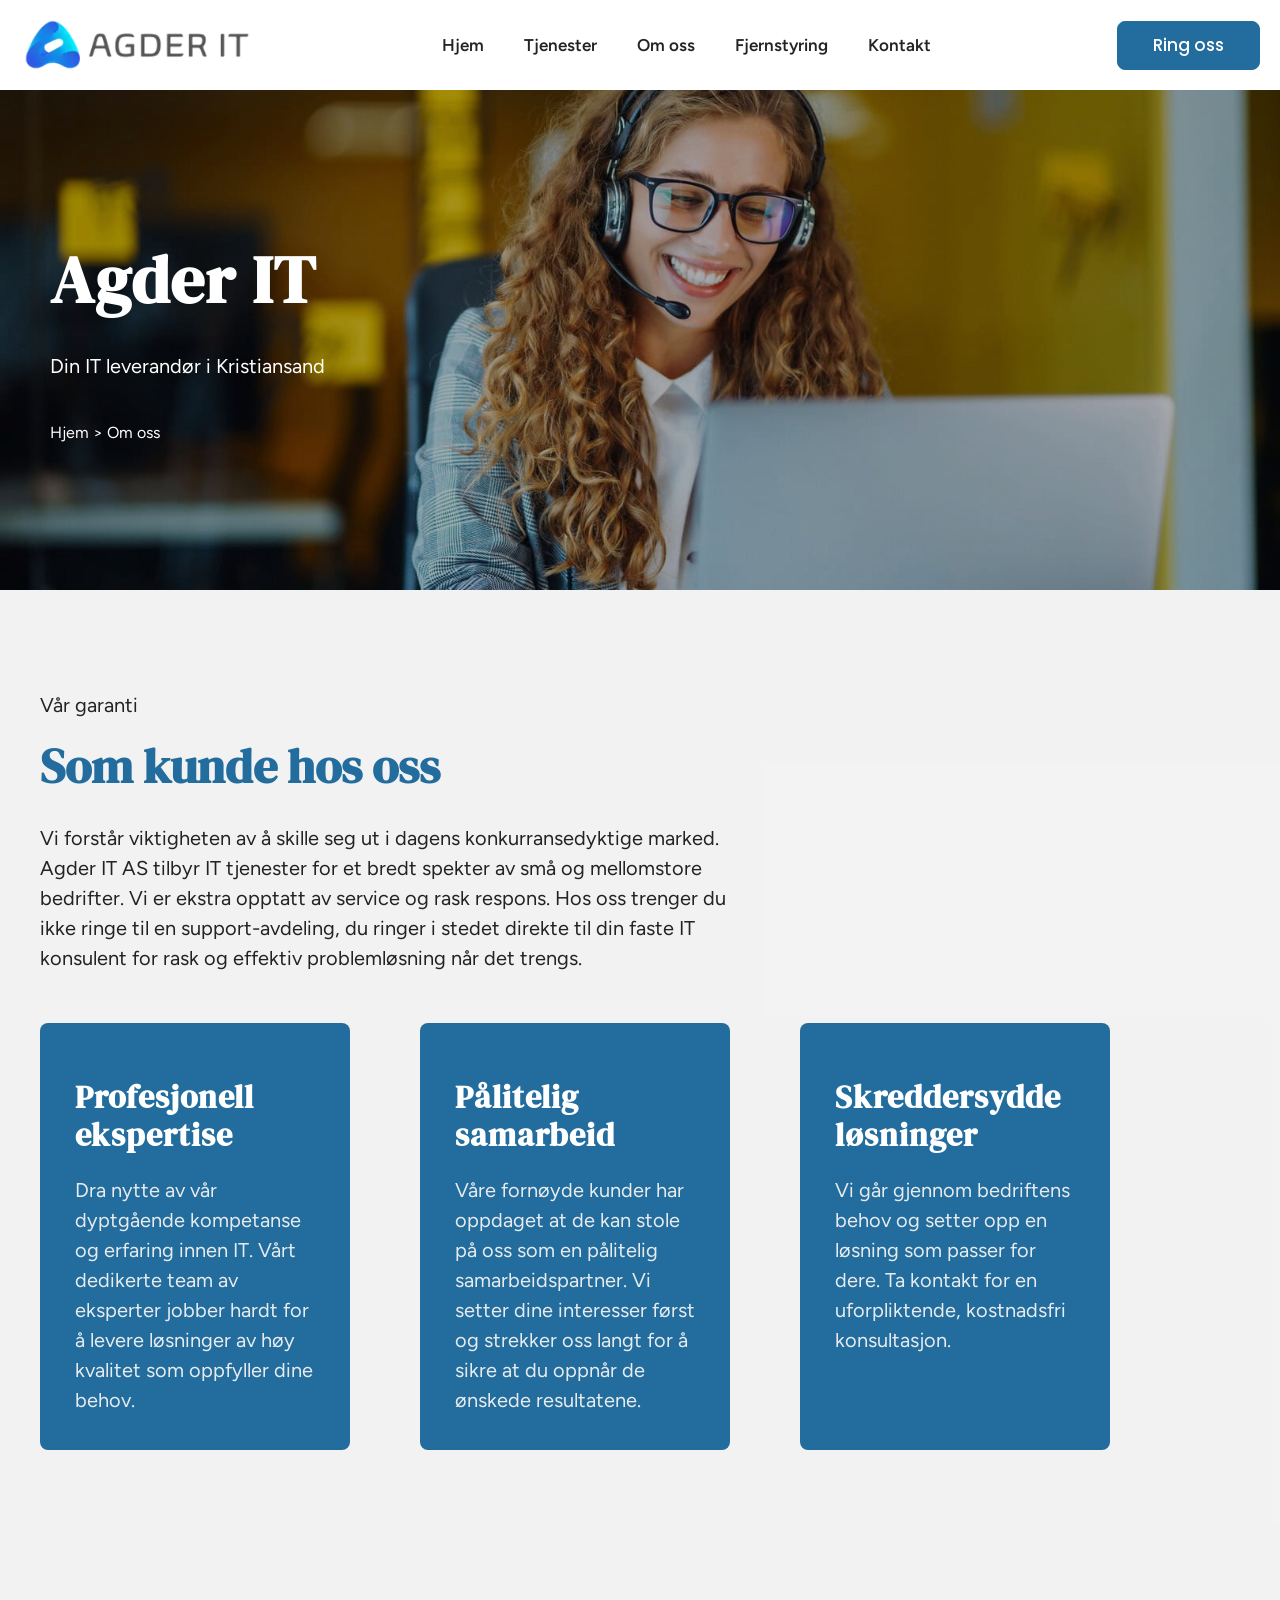
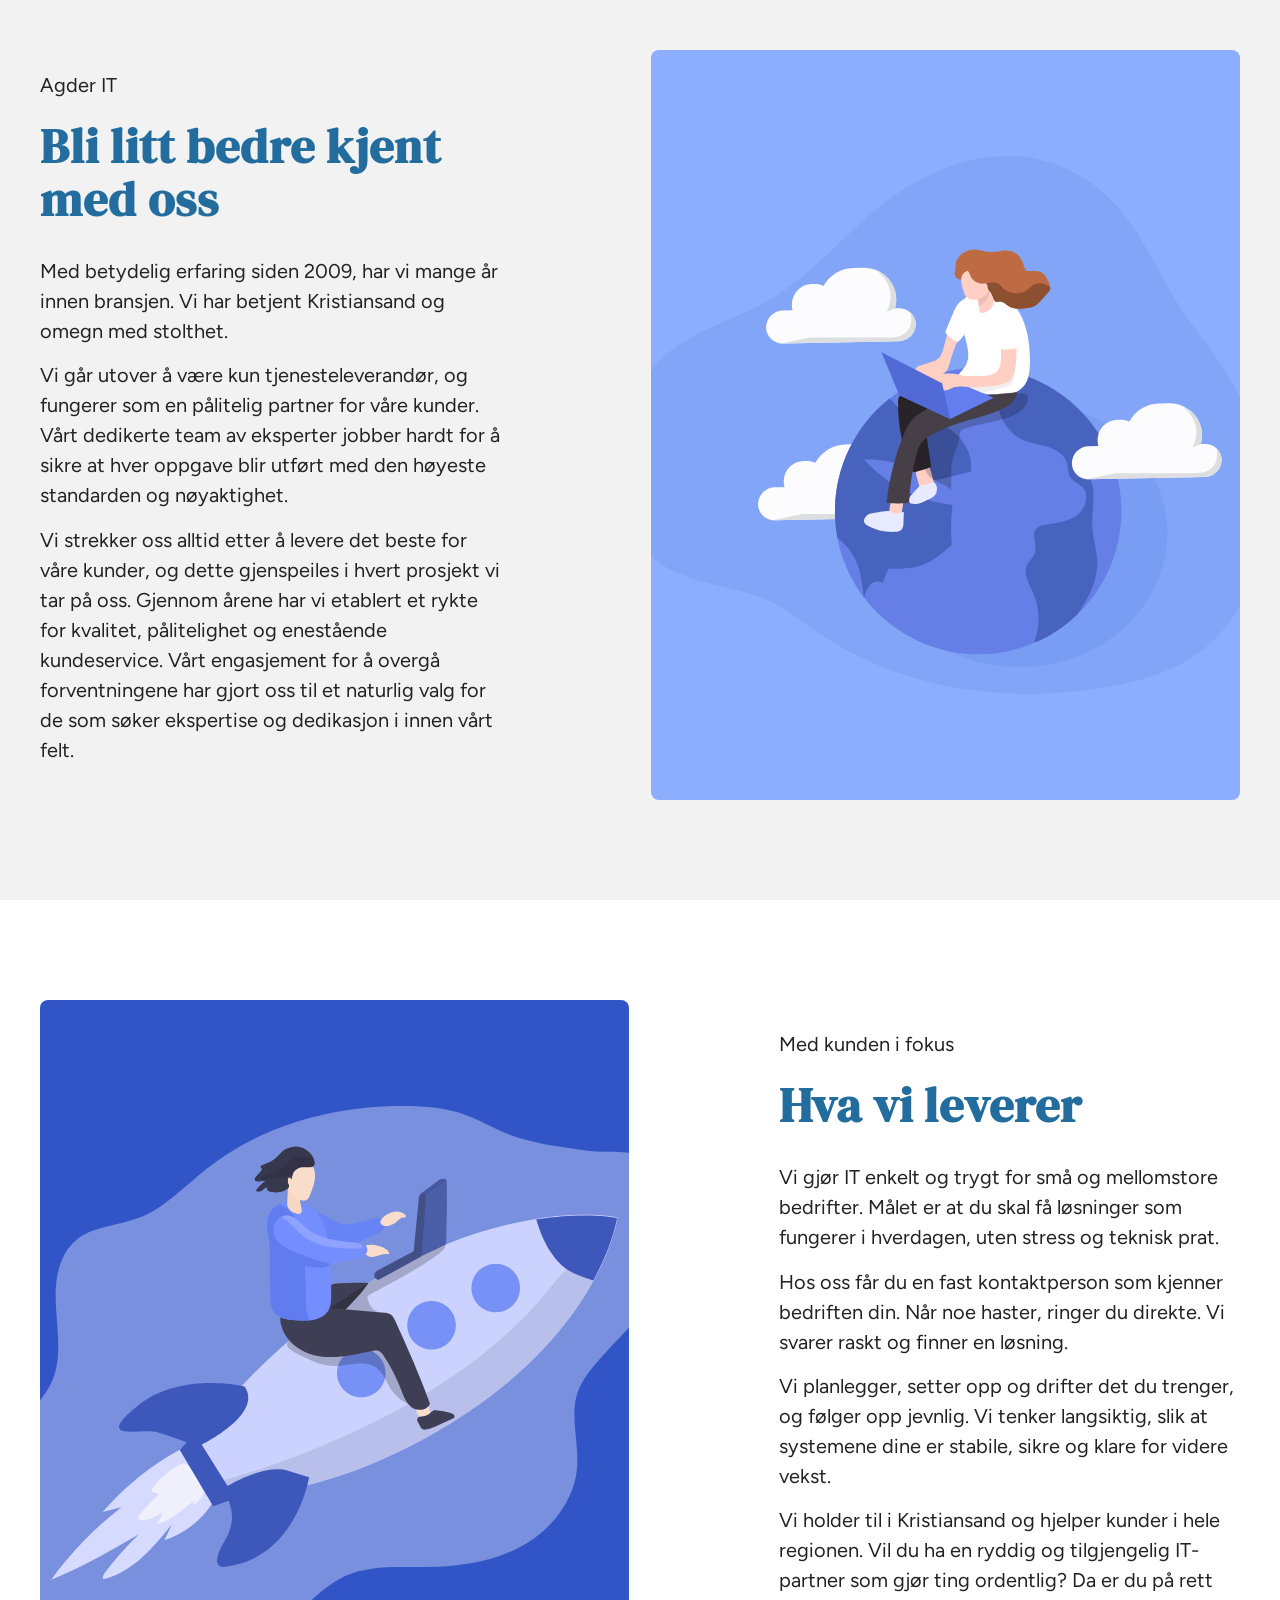
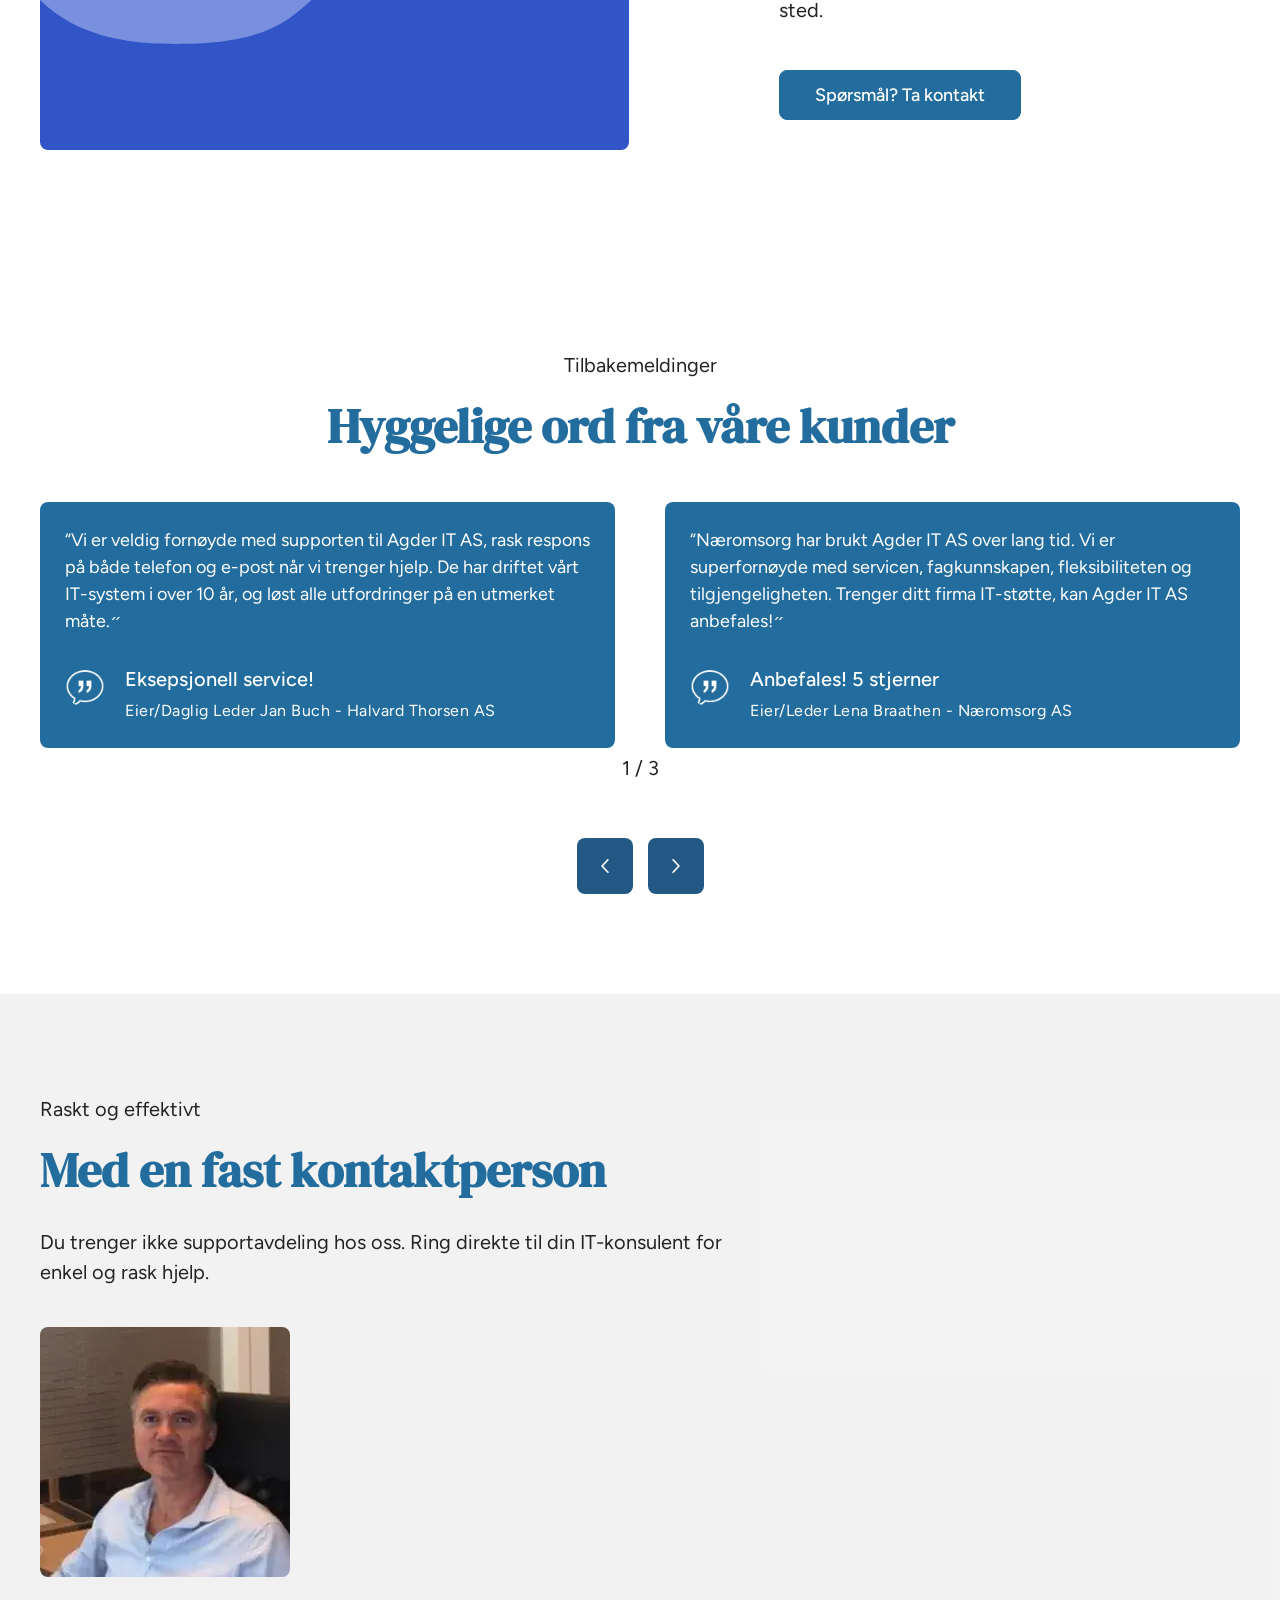
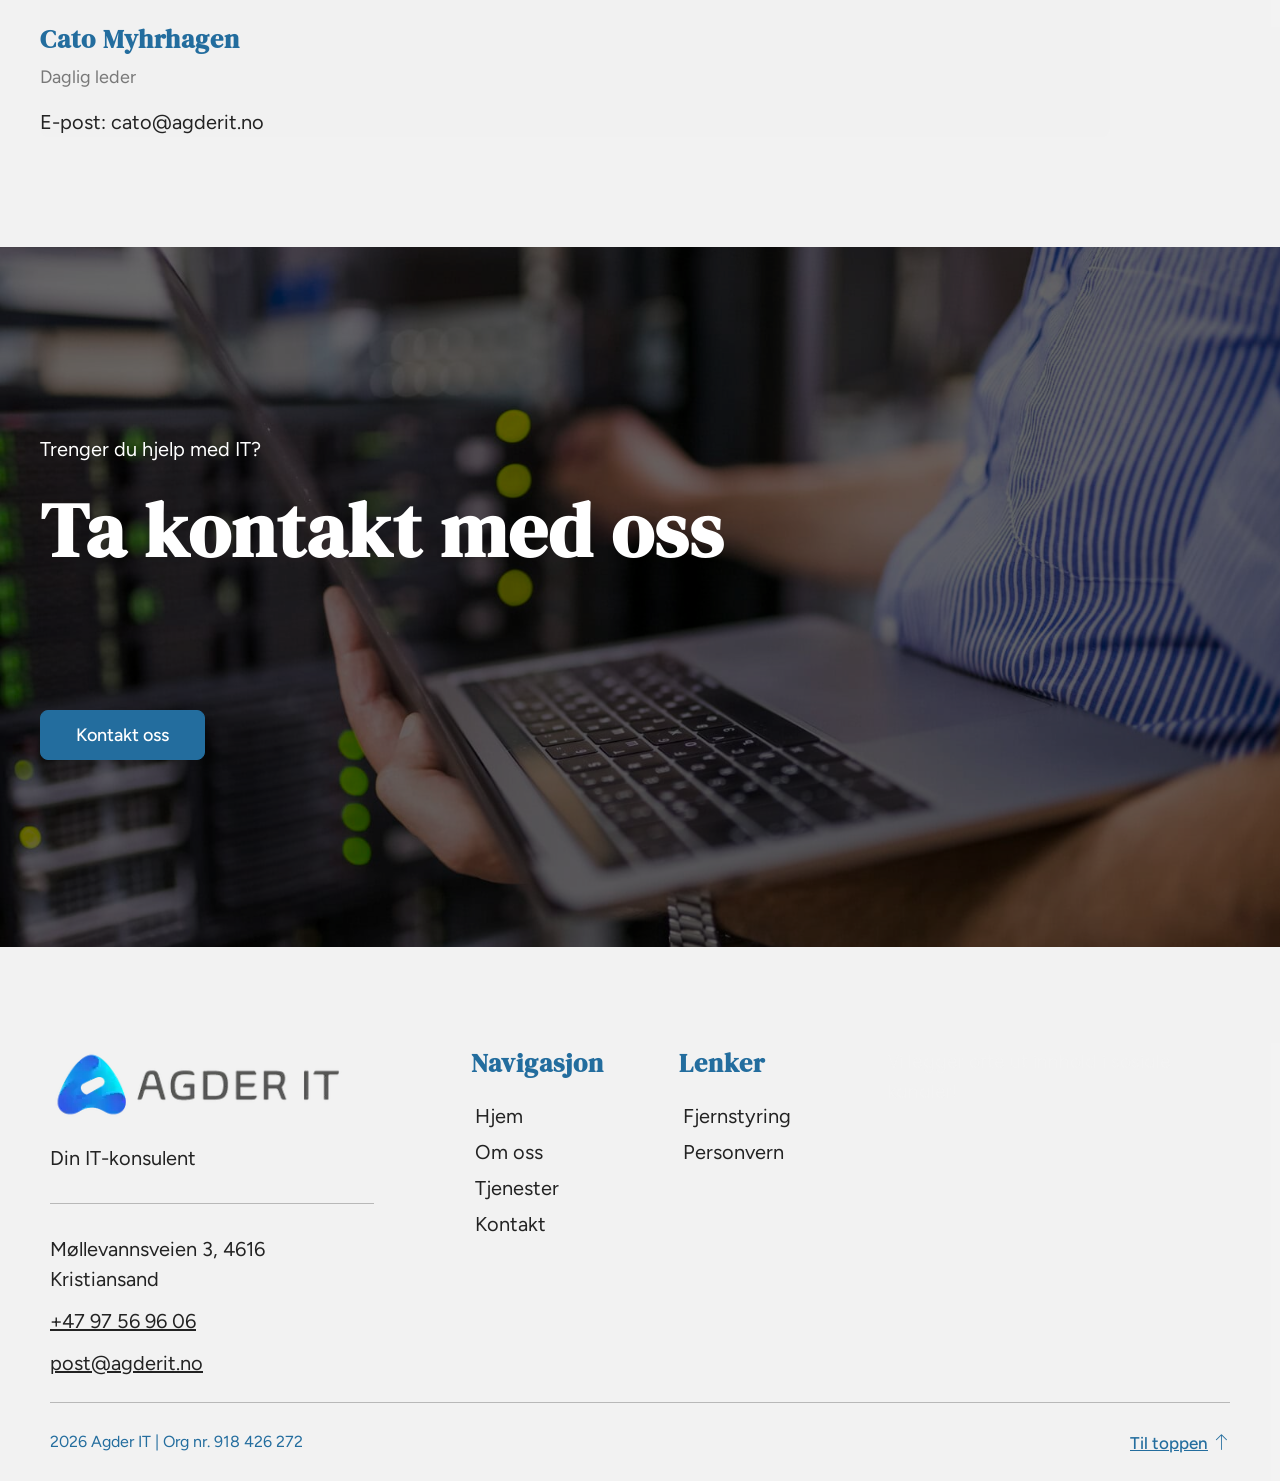
<file: om-oss/index.html>
<!doctype html>
<html lang="nb-NO">

<!-- Mirrored from agderit.no/om-oss/ by HTTrack Website Copier/3.x [XR&CO'2014], Thu, 27 Aug 2026 11:00:48 GMT -->
<!-- Added by HTTrack --><meta http-equiv="content-type" content="text/html;charset=UTF-8" /><!-- /Added by HTTrack -->
<head>
	<meta charset="UTF-8">
	<meta name="viewport" content="width=device-width, initial-scale=1">
	<link rel="profile" href="https://gmpg.org/xfn/11">
	<meta name='robots' content='index, follow, max-image-preview:large, max-snippet:-1, max-video-preview:-1' />

	<!-- This site is optimized with the Yoast SEO plugin v28.3 - https://yoast.com/product/yoast-seo-wordpress/ -->
	<title>Om oss | IT drift og support i Kristiansand og Agder</title>
	<meta name="description" content="Agder IT er din IT-konsulent i Kristiansand. Vi leverer trygg drift, rask support og fast kontaktperson for små og mellomstore bedrifter i hele regionen." />
	<link rel="canonical" href="index.html" />
	<meta property="og:locale" content="nb_NO" />
	<meta property="og:type" content="article" />
	<meta property="og:title" content="Om oss | IT drift og support i Kristiansand og Agder" />
	<meta property="og:description" content="Agder IT er din IT-konsulent i Kristiansand. Vi leverer trygg drift, rask support og fast kontaktperson for små og mellomstore bedrifter i hele regionen." />
	<meta property="og:url" content="index.html" />
	<meta property="og:site_name" content="Agder IT" />
	<meta property="article:modified_time" content="2026-08-13T06:57:00+00:00" />
	<meta property="og:image" content="../wp-content/uploads/2025/10/GettyImages-1594331649.jpg" />
	<meta property="og:image:width" content="1620" />
	<meta property="og:image:height" content="1080" />
	<meta property="og:image:type" content="image/jpeg" />
	<meta name="twitter:card" content="summary_large_image" />
	<meta name="twitter:label1" content="Est. reading time" />
	<meta name="twitter:data1" content="1 minutt" />
	<script type="application/ld+json" class="yoast-schema-graph">{"@context":"https:\/\/schema.org","@graph":[{"@type":"WebPage","@id":"https:\/\/agderit.no\/om-oss\/","url":"https:\/\/agderit.no\/om-oss\/","name":"Om oss | IT drift og support i Kristiansand og Agder","isPartOf":{"@id":"https:\/\/agderit.no\/#website"},"primaryImageOfPage":{"@id":"https:\/\/agderit.no\/om-oss\/#primaryimage"},"image":{"@id":"https:\/\/agderit.no\/om-oss\/#primaryimage"},"thumbnailUrl":"https:\/\/agderit.no\/wp-content\/uploads\/2025\/10\/GettyImages-1594331649.jpg","datePublished":"2025-10-20T05:06:50+00:00","dateModified":"2026-08-13T06:57:00+00:00","description":"Agder IT er din IT-konsulent i Kristiansand. Vi leverer trygg drift, rask support og fast kontaktperson for små og mellomstore bedrifter i hele regionen.","breadcrumb":{"@id":"https:\/\/agderit.no\/om-oss\/#breadcrumb"},"inLanguage":"nb-NO","potentialAction":[{"@type":"ReadAction","target":["https:\/\/agderit.no\/om-oss\/"]}]},{"@type":"ImageObject","inLanguage":"nb-NO","@id":"https:\/\/agderit.no\/om-oss\/#primaryimage","url":"https:\/\/agderit.no\/wp-content\/uploads\/2025\/10\/GettyImages-1594331649.jpg","contentUrl":"https:\/\/agderit.no\/wp-content\/uploads\/2025\/10\/GettyImages-1594331649.jpg","width":1620,"height":1080,"caption":"Agder IT pc-hjelp Kristiansand"},{"@type":"BreadcrumbList","@id":"https:\/\/agderit.no\/om-oss\/#breadcrumb","itemListElement":[{"@type":"ListItem","position":1,"name":"Hjem","item":"https:\/\/agderit.no\/"},{"@type":"ListItem","position":2,"name":"Om oss"}]},{"@type":"WebSite","@id":"https:\/\/agderit.no\/#website","url":"https:\/\/agderit.no\/","name":"Agder IT","description":"","potentialAction":[{"@type":"SearchAction","target":{"@type":"EntryPoint","urlTemplate":"https:\/\/agderit.no\/?s={search_term_string}"},"query-input":{"@type":"PropertyValueSpecification","valueRequired":true,"valueName":"search_term_string"}}],"inLanguage":"nb-NO"}]}</script>
	<!-- / Yoast SEO plugin. -->


<link rel="alternate" type="application/rss+xml" title="Agder IT &raquo; strøm" href="../feed/index.html" />
<link rel="alternate" type="application/rss+xml" title="Agder IT &raquo; kommentarstrøm" href="../comments/feed/index.html" />
<link rel="alternate" title="oEmbed (JSON)" type="application/json+oembed" href="../wp-json/oembed/1.0/embeddb28.json?url=https%3A%2F%2Fagderit.no%2Fom-oss%2F" />
<link rel="alternate" title="oEmbed (XML)" type="text/xml+oembed" href="../wp-json/oembed/1.0/embeda0a5?url=https%3A%2F%2Fagderit.no%2Fom-oss%2F&amp;format=xml" />
<style id="wp-img-auto-sizes-contain-inline-css">
img:is([sizes=auto i],[sizes^="auto," i]){contain-intrinsic-size:3000px 1500px}
/*# sourceURL=wp-img-auto-sizes-contain-inline-css */
</style>
<link rel='stylesheet' id='gum-elementor-addon-css' href='../wp-content/plugins/gum-elementor-addon/css/style40dd.css?ver=7.0.4' media='all' />
<link rel='stylesheet' id='font-awesome-5-all-css' href='../wp-content/plugins/elementor/assets/lib/font-awesome/css/all.min9c92.css?ver=4.2.3' media='all' />
<link rel='stylesheet' id='font-awesome-4-shim-css' href='../wp-content/plugins/elementor/assets/lib/font-awesome/css/v4-shims.min9c92.css?ver=4.2.3' media='all' />
<style id="wp-emoji-styles-inline-css">

	img.wp-smiley, img.emoji {
		display: inline !important;
		border: none !important;
		box-shadow: none !important;
		height: 1em !important;
		width: 1em !important;
		margin: 0 0.07em !important;
		vertical-align: -0.1em !important;
		background: none !important;
		padding: 0 !important;
	}
/*# sourceURL=wp-emoji-styles-inline-css */
</style>
<style id="global-styles-inline-css">
:root{--wp--preset--aspect-ratio--square: 1;--wp--preset--aspect-ratio--4-3: 4/3;--wp--preset--aspect-ratio--3-4: 3/4;--wp--preset--aspect-ratio--3-2: 3/2;--wp--preset--aspect-ratio--2-3: 2/3;--wp--preset--aspect-ratio--16-9: 16/9;--wp--preset--aspect-ratio--9-16: 9/16;--wp--preset--color--black: #000000;--wp--preset--color--cyan-bluish-gray: #abb8c3;--wp--preset--color--white: #ffffff;--wp--preset--color--pale-pink: #f78da7;--wp--preset--color--vivid-red: #cf2e2e;--wp--preset--color--luminous-vivid-orange: #ff6900;--wp--preset--color--luminous-vivid-amber: #fcb900;--wp--preset--color--light-green-cyan: #7bdcb5;--wp--preset--color--vivid-green-cyan: #00d084;--wp--preset--color--pale-cyan-blue: #8ed1fc;--wp--preset--color--vivid-cyan-blue: #0693e3;--wp--preset--color--vivid-purple: #9b51e0;--wp--preset--gradient--vivid-cyan-blue-to-vivid-purple: linear-gradient(135deg,rgb(6,147,227) 0%,rgb(155,81,224) 100%);--wp--preset--gradient--light-green-cyan-to-vivid-green-cyan: linear-gradient(135deg,rgb(122,220,180) 0%,rgb(0,208,130) 100%);--wp--preset--gradient--luminous-vivid-amber-to-luminous-vivid-orange: linear-gradient(135deg,rgb(252,185,0) 0%,rgb(255,105,0) 100%);--wp--preset--gradient--luminous-vivid-orange-to-vivid-red: linear-gradient(135deg,rgb(255,105,0) 0%,rgb(207,46,46) 100%);--wp--preset--gradient--very-light-gray-to-cyan-bluish-gray: linear-gradient(135deg,rgb(238,238,238) 0%,rgb(169,184,195) 100%);--wp--preset--gradient--cool-to-warm-spectrum: linear-gradient(135deg,rgb(74,234,220) 0%,rgb(151,120,209) 20%,rgb(207,42,186) 40%,rgb(238,44,130) 60%,rgb(251,105,98) 80%,rgb(254,248,76) 100%);--wp--preset--gradient--blush-light-purple: linear-gradient(135deg,rgb(255,206,236) 0%,rgb(152,150,240) 100%);--wp--preset--gradient--blush-bordeaux: linear-gradient(135deg,rgb(254,205,165) 0%,rgb(254,45,45) 50%,rgb(107,0,62) 100%);--wp--preset--gradient--luminous-dusk: linear-gradient(135deg,rgb(255,203,112) 0%,rgb(199,81,192) 50%,rgb(65,88,208) 100%);--wp--preset--gradient--pale-ocean: linear-gradient(135deg,rgb(255,245,203) 0%,rgb(182,227,212) 50%,rgb(51,167,181) 100%);--wp--preset--gradient--electric-grass: linear-gradient(135deg,rgb(202,248,128) 0%,rgb(113,206,126) 100%);--wp--preset--gradient--midnight: linear-gradient(135deg,rgb(2,3,129) 0%,rgb(40,116,252) 100%);--wp--preset--font-size--small: 13px;--wp--preset--font-size--medium: 20px;--wp--preset--font-size--large: 36px;--wp--preset--font-size--x-large: 42px;--wp--preset--spacing--20: 0.44rem;--wp--preset--spacing--30: 0.67rem;--wp--preset--spacing--40: 1rem;--wp--preset--spacing--50: 1.5rem;--wp--preset--spacing--60: 2.25rem;--wp--preset--spacing--70: 3.38rem;--wp--preset--spacing--80: 5.06rem;--wp--preset--shadow--natural: 6px 6px 9px rgba(0, 0, 0, 0.2);--wp--preset--shadow--deep: 12px 12px 50px rgba(0, 0, 0, 0.4);--wp--preset--shadow--sharp: 6px 6px 0px rgba(0, 0, 0, 0.2);--wp--preset--shadow--outlined: 6px 6px 0px -3px rgb(255, 255, 255), 6px 6px rgb(0, 0, 0);--wp--preset--shadow--crisp: 6px 6px 0px rgb(0, 0, 0);}:root { --wp--style--global--content-size: 800px;--wp--style--global--wide-size: 1200px; }:where(body) { margin: 0; }.wp-site-blocks > .alignleft { float: left; margin-right: 2em; }.wp-site-blocks > .alignright { float: right; margin-left: 2em; }.wp-site-blocks > .aligncenter { justify-content: center; margin-left: auto; margin-right: auto; }:where(.wp-site-blocks) > * { margin-block-start: 24px; margin-block-end: 0; }:where(.wp-site-blocks) > :first-child { margin-block-start: 0; }:where(.wp-site-blocks) > :last-child { margin-block-end: 0; }:root { --wp--style--block-gap: 24px; }:root :where(.is-layout-flow) > :first-child{margin-block-start: 0;}:root :where(.is-layout-flow) > :last-child{margin-block-end: 0;}:root :where(.is-layout-flow) > *{margin-block-start: 24px;margin-block-end: 0;}:root :where(.is-layout-constrained) > :first-child{margin-block-start: 0;}:root :where(.is-layout-constrained) > :last-child{margin-block-end: 0;}:root :where(.is-layout-constrained) > *{margin-block-start: 24px;margin-block-end: 0;}:root :where(.is-layout-flex){gap: 24px;}:root :where(.is-layout-grid){gap: 24px;}.is-layout-flow > .alignleft{float: left;margin-inline-start: 0;margin-inline-end: 2em;}.is-layout-flow > .alignright{float: right;margin-inline-start: 2em;margin-inline-end: 0;}.is-layout-flow > .aligncenter{margin-left: auto !important;margin-right: auto !important;}.is-layout-constrained > .alignleft{float: left;margin-inline-start: 0;margin-inline-end: 2em;}.is-layout-constrained > .alignright{float: right;margin-inline-start: 2em;margin-inline-end: 0;}.is-layout-constrained > .aligncenter{margin-left: auto !important;margin-right: auto !important;}.is-layout-constrained > :where(:not(.alignleft):not(.alignright):not(.alignfull)){max-width: var(--wp--style--global--content-size);margin-left: auto !important;margin-right: auto !important;}.is-layout-constrained > .alignwide{max-width: var(--wp--style--global--wide-size);}body .is-layout-flex{display: flex;}.is-layout-flex{flex-wrap: wrap;align-items: center;}.is-layout-flex > :is(*, div){margin: 0;}body .is-layout-grid{display: grid;}.is-layout-grid > :is(*, div){margin: 0;}body{padding-top: 0px;padding-right: 0px;padding-bottom: 0px;padding-left: 0px;}:root :where(.wp-element-button, .wp-block-button__link){background-color: #32373c;border-width: 0;color: #fff;font-family: inherit;font-size: inherit;font-style: inherit;font-weight: inherit;letter-spacing: inherit;line-height: inherit;padding-top: calc(0.667em + 2px);padding-right: calc(1.333em + 2px);padding-bottom: calc(0.667em + 2px);padding-left: calc(1.333em + 2px);text-decoration: none;text-transform: inherit;}.has-black-color{color: var(--wp--preset--color--black) !important;}.has-cyan-bluish-gray-color{color: var(--wp--preset--color--cyan-bluish-gray) !important;}.has-white-color{color: var(--wp--preset--color--white) !important;}.has-pale-pink-color{color: var(--wp--preset--color--pale-pink) !important;}.has-vivid-red-color{color: var(--wp--preset--color--vivid-red) !important;}.has-luminous-vivid-orange-color{color: var(--wp--preset--color--luminous-vivid-orange) !important;}.has-luminous-vivid-amber-color{color: var(--wp--preset--color--luminous-vivid-amber) !important;}.has-light-green-cyan-color{color: var(--wp--preset--color--light-green-cyan) !important;}.has-vivid-green-cyan-color{color: var(--wp--preset--color--vivid-green-cyan) !important;}.has-pale-cyan-blue-color{color: var(--wp--preset--color--pale-cyan-blue) !important;}.has-vivid-cyan-blue-color{color: var(--wp--preset--color--vivid-cyan-blue) !important;}.has-vivid-purple-color{color: var(--wp--preset--color--vivid-purple) !important;}.has-black-background-color{background-color: var(--wp--preset--color--black) !important;}.has-cyan-bluish-gray-background-color{background-color: var(--wp--preset--color--cyan-bluish-gray) !important;}.has-white-background-color{background-color: var(--wp--preset--color--white) !important;}.has-pale-pink-background-color{background-color: var(--wp--preset--color--pale-pink) !important;}.has-vivid-red-background-color{background-color: var(--wp--preset--color--vivid-red) !important;}.has-luminous-vivid-orange-background-color{background-color: var(--wp--preset--color--luminous-vivid-orange) !important;}.has-luminous-vivid-amber-background-color{background-color: var(--wp--preset--color--luminous-vivid-amber) !important;}.has-light-green-cyan-background-color{background-color: var(--wp--preset--color--light-green-cyan) !important;}.has-vivid-green-cyan-background-color{background-color: var(--wp--preset--color--vivid-green-cyan) !important;}.has-pale-cyan-blue-background-color{background-color: var(--wp--preset--color--pale-cyan-blue) !important;}.has-vivid-cyan-blue-background-color{background-color: var(--wp--preset--color--vivid-cyan-blue) !important;}.has-vivid-purple-background-color{background-color: var(--wp--preset--color--vivid-purple) !important;}.has-black-border-color{border-color: var(--wp--preset--color--black) !important;}.has-cyan-bluish-gray-border-color{border-color: var(--wp--preset--color--cyan-bluish-gray) !important;}.has-white-border-color{border-color: var(--wp--preset--color--white) !important;}.has-pale-pink-border-color{border-color: var(--wp--preset--color--pale-pink) !important;}.has-vivid-red-border-color{border-color: var(--wp--preset--color--vivid-red) !important;}.has-luminous-vivid-orange-border-color{border-color: var(--wp--preset--color--luminous-vivid-orange) !important;}.has-luminous-vivid-amber-border-color{border-color: var(--wp--preset--color--luminous-vivid-amber) !important;}.has-light-green-cyan-border-color{border-color: var(--wp--preset--color--light-green-cyan) !important;}.has-vivid-green-cyan-border-color{border-color: var(--wp--preset--color--vivid-green-cyan) !important;}.has-pale-cyan-blue-border-color{border-color: var(--wp--preset--color--pale-cyan-blue) !important;}.has-vivid-cyan-blue-border-color{border-color: var(--wp--preset--color--vivid-cyan-blue) !important;}.has-vivid-purple-border-color{border-color: var(--wp--preset--color--vivid-purple) !important;}.has-vivid-cyan-blue-to-vivid-purple-gradient-background{background: var(--wp--preset--gradient--vivid-cyan-blue-to-vivid-purple) !important;}.has-light-green-cyan-to-vivid-green-cyan-gradient-background{background: var(--wp--preset--gradient--light-green-cyan-to-vivid-green-cyan) !important;}.has-luminous-vivid-amber-to-luminous-vivid-orange-gradient-background{background: var(--wp--preset--gradient--luminous-vivid-amber-to-luminous-vivid-orange) !important;}.has-luminous-vivid-orange-to-vivid-red-gradient-background{background: var(--wp--preset--gradient--luminous-vivid-orange-to-vivid-red) !important;}.has-very-light-gray-to-cyan-bluish-gray-gradient-background{background: var(--wp--preset--gradient--very-light-gray-to-cyan-bluish-gray) !important;}.has-cool-to-warm-spectrum-gradient-background{background: var(--wp--preset--gradient--cool-to-warm-spectrum) !important;}.has-blush-light-purple-gradient-background{background: var(--wp--preset--gradient--blush-light-purple) !important;}.has-blush-bordeaux-gradient-background{background: var(--wp--preset--gradient--blush-bordeaux) !important;}.has-luminous-dusk-gradient-background{background: var(--wp--preset--gradient--luminous-dusk) !important;}.has-pale-ocean-gradient-background{background: var(--wp--preset--gradient--pale-ocean) !important;}.has-electric-grass-gradient-background{background: var(--wp--preset--gradient--electric-grass) !important;}.has-midnight-gradient-background{background: var(--wp--preset--gradient--midnight) !important;}.has-small-font-size{font-size: var(--wp--preset--font-size--small) !important;}.has-medium-font-size{font-size: var(--wp--preset--font-size--medium) !important;}.has-large-font-size{font-size: var(--wp--preset--font-size--large) !important;}.has-x-large-font-size{font-size: var(--wp--preset--font-size--x-large) !important;}
:root :where(.wp-block-icon svg){width: 24px;}
:root :where(.wp-block-pullquote){font-size: 1.5em;line-height: 1.6;}
/*# sourceURL=global-styles-inline-css */
</style>
<link rel='stylesheet' id='text-editor-style-css' href='../wp-content/plugins/metform/public/assets/css/text-editorae82.css?ver=4.2.0' media='all' />
<link rel='stylesheet' id='hello-elementor-css' href='../wp-content/themes/hello-elementor/assets/css/reset08cb.css?ver=3.4.9' media='all' />
<link rel='stylesheet' id='hello-elementor-theme-style-css' href='../wp-content/themes/hello-elementor/assets/css/theme08cb.css?ver=3.4.9' media='all' />
<link rel='stylesheet' id='elementor-frontend-css' href='../wp-content/plugins/elementor/assets/css/frontend.min9c92.css?ver=4.2.3' media='all' />
<link rel='stylesheet' id='widget-image-css' href='../wp-content/plugins/elementor/assets/css/widget-image.min9c92.css?ver=4.2.3' media='all' />
<link rel='stylesheet' id='widget-nav-menu-css' href='../wp-content/plugins/elementor-pro/assets/css/widget-nav-menu.min3a05.css?ver=4.2.2' media='all' />
<link rel='stylesheet' id='widget-divider-css' href='../wp-content/plugins/elementor/assets/css/widget-divider.min9c92.css?ver=4.2.3' media='all' />
<link rel='stylesheet' id='widget-icon-list-css' href='../wp-content/plugins/elementor/assets/css/widget-icon-list.min9c92.css?ver=4.2.3' media='all' />
<link rel='stylesheet' id='widget-heading-css' href='../wp-content/plugins/elementor/assets/css/widget-heading.min9c92.css?ver=4.2.3' media='all' />
<link rel='stylesheet' id='widget-social-icons-css' href='../wp-content/plugins/elementor/assets/css/widget-social-icons.min9c92.css?ver=4.2.3' media='all' />
<link rel='stylesheet' id='e-apple-webkit-css' href='../wp-content/plugins/elementor/assets/css/conditionals/apple-webkit.min9c92.css?ver=4.2.3' media='all' />
<link rel='stylesheet' id='elementor-post-13-css' href='../wp-content/uploads/elementor/css/post-1384ce.css?ver=1787684247' media='all' /><link rel='stylesheet' id='widget-breadcrumbs-css' href='../wp-content/plugins/elementor-pro/assets/css/widget-breadcrumbs.min3a05.css?ver=4.2.2' media='all' />
<link rel='stylesheet' id='widget-icon-box-css' href='../wp-content/plugins/elementor/assets/css/widget-icon-box.min9c92.css?ver=4.2.3' media='all' />
<link rel='stylesheet' id='swiper-css' href='../wp-content/plugins/elementor/assets/lib/swiper/v8/css/swiper.min94a4.css?ver=8.4.5' media='all' />
<link rel='stylesheet' id='e-swiper-css' href='../wp-content/plugins/elementor/assets/css/conditionals/e-swiper.min9c92.css?ver=4.2.3' media='all' />
<link rel='stylesheet' id='widget-testimonial-carousel-css' href='../wp-content/plugins/elementor-pro/assets/css/widget-testimonial-carousel.min3a05.css?ver=4.2.2' media='all' />
<link rel='stylesheet' id='widget-carousel-module-base-css' href='../wp-content/plugins/elementor-pro/assets/css/widget-carousel-module-base.min3a05.css?ver=4.2.2' media='all' />
<link rel='stylesheet' id='ekit-widget-common-css' href='../wp-content/plugins/elementskit-lite/widgets/init/assets/css/common05da.css?ver=4.0.2' media='all' />
<link rel='stylesheet' id='ekit-team-css' href='../wp-content/plugins/elementskit-lite/widgets/init/assets/css/team05da.css?ver=4.0.2' media='all' />
<link rel='stylesheet' id='e-animation-fadeIn-css' href='../wp-content/plugins/elementor/assets/lib/animations/styles/fadeIn.min9c92.css?ver=4.2.3' media='all' />
<link rel='stylesheet' id='elementor-post-157-css' href='../wp-content/uploads/elementor/css/post-15717b6.css?ver=1787684295' media='all' />
<link rel='stylesheet' id='elementor-post-167-css' href='../wp-content/uploads/elementor/css/post-1679a62.css?ver=1787684248' media='all' />
<link rel='stylesheet' id='elementor-post-168-css' href='../wp-content/uploads/elementor/css/post-1689a62.css?ver=1787684248' media='all' />
<link rel='stylesheet' id='ekit-nav-menu-css' href='../wp-content/plugins/elementskit-lite/widgets/init/assets/css/nav-menu05da.css?ver=4.0.2' media='all' />
<link rel='stylesheet' id='ekit-header-info-css' href='../wp-content/plugins/elementskit-lite/widgets/init/assets/css/header-info05da.css?ver=4.0.2' media='all' />
<link rel='stylesheet' id='elementor-gf-dmserifdisplay-css' href='https://fonts.googleapis.com/css?family=DM+Serif+Display:100,100italic,200,200italic,300,300italic,400,400italic,500,500italic,600,600italic,700,700italic,800,800italic,900,900italic&amp;display=swap' media='all' />
<link rel='stylesheet' id='elementor-gf-figtree-css' href='https://fonts.googleapis.com/css?family=Figtree:100,100italic,200,200italic,300,300italic,400,400italic,500,500italic,600,600italic,700,700italic,800,800italic,900,900italic&amp;display=swap' media='all' />
<link rel='stylesheet' id='elementor-gf-rethinksans-css' href='https://fonts.googleapis.com/css?family=Rethink+Sans:100,100italic,200,200italic,300,300italic,400,400italic,500,500italic,600,600italic,700,700italic,800,800italic,900,900italic&amp;display=swap' media='all' />
<link rel='stylesheet' id='elementor-gf-overpass-css' href='https://fonts.googleapis.com/css?family=Overpass:100,100italic,200,200italic,300,300italic,400,400italic,500,500italic,600,600italic,700,700italic,800,800italic,900,900italic&amp;display=swap' media='all' />
<link rel='stylesheet' id='elementor-gf-poppins-css' href='https://fonts.googleapis.com/css?family=Poppins:100,100italic,200,200italic,300,300italic,400,400italic,500,500italic,600,600italic,700,700italic,800,800italic,900,900italic&amp;display=swap' media='all' />
<link rel='stylesheet' id='elementor-icons-ekiticons-css' href='../wp-content/plugins/elementskit-lite/modules/elementskit-icon-pack/assets/css/ekiticons05da.css?ver=4.0.2' media='all' />
<script type='text/javascript'>
		var elementskit = {
			resturl: 'https://agderit.no/wp-json/elementskit/v1/',
		}

		</script><script id="font-awesome-4-shim-js" src="../wp-content/plugins/elementor/assets/lib/font-awesome/js/v4-shims.min9c92.js?ver=4.2.3"></script>
<link rel="https://api.w.org/" href="../wp-json/index.html" /><link rel="alternate" title="JSON" type="application/json" href="../wp-json/wp/v2/pages/157.json" /><link rel="EditURI" type="application/rsd+xml" title="RSD" href="../xmlrpc0db0.html?rsd" />
<link rel='shortlink' href='../index5791.html?p=157' />
<meta name="generator" content="Elementor 4.2.3; features: e_font_icon_svg, additional_custom_breakpoints; settings: css_print_method-external, google_font-enabled, font_display-swap">
			<style>
				.e-con.e-parent:nth-of-type(n+4):not(.e-lazyloaded):not(.e-no-lazyload),
				.e-con.e-parent:nth-of-type(n+4):not(.e-lazyloaded):not(.e-no-lazyload) * {
					background-image: none !important;
				}
				@media screen and (max-height: 1024px) {
					.e-con.e-parent:nth-of-type(n+3):not(.e-lazyloaded):not(.e-no-lazyload),
					.e-con.e-parent:nth-of-type(n+3):not(.e-lazyloaded):not(.e-no-lazyload) * {
						background-image: none !important;
					}
				}
				@media screen and (max-height: 640px) {
					.e-con.e-parent:nth-of-type(n+2):not(.e-lazyloaded):not(.e-no-lazyload),
					.e-con.e-parent:nth-of-type(n+2):not(.e-lazyloaded):not(.e-no-lazyload) * {
						background-image: none !important;
					}
				}
			</style>
						<meta name="theme-color" content="#FFFFFF">
			<link rel="icon" href="../wp-content/uploads/2025/10/cropped-Agder-it-logo-1-32x32.webp" sizes="32x32" />
<link rel="icon" href="../wp-content/uploads/2025/10/cropped-Agder-it-logo-1-192x192.webp" sizes="192x192" />
<link rel="apple-touch-icon" href="../wp-content/uploads/2025/10/cropped-Agder-it-logo-1-180x180.webp" />
<meta name="msapplication-TileImage" content="../wp-content/uploads/2025/10/cropped-Agder-it-logo-1-270x270.webp" />
</head>
<body class="wp-singular page-template-default page page-id-157 wp-embed-responsive wp-theme-hello-elementor hello-elementor-default elementor-default elementor-kit-13 elementor-page elementor-page-157">


<a class="skip-link screen-reader-text" href="#content">Skip to content</a>

		<header data-elementor-type="header" data-elementor-id="167" class="elementor elementor-167 elementor-location-header" data-elementor-post-type="elementor_library">
			<div class="elementor-element elementor-element-0c12f04 e-flex e-con-boxed e-con e-parent" data-id="0c12f04" data-element_type="container" data-e-type="container">
					<div class="e-con-inner">
				<div class="elementor-element elementor-element-261f044 elementor-widget elementor-widget-html" data-id="261f044" data-element_type="widget" data-e-type="widget" data-widget_type="html.default">
					<style>


#site-header { position: relative;
 background: #ffffff!important;
  transition:  padding 200ms ease;
  padding-top: 0;           }


#site-header.is-sticky {
  position: fixed;
  top: 0; left: 0; right: 0;
  z-index: 9999;
  padding-top: 10px;
  background: #ffffff!important;
  box-shadow: 0 4px 12px rgba(0, 0, 0, 0.08);
}






    
</style>




<script>
document.addEventListener('DOMContentLoaded', () => {
  const header = document.getElementById('site-header');
  const hero = document.getElementById('hero');
  if (!header || !hero) return;

  const contentAfterHero = hero.nextElementSibling;
  const mq = window.matchMedia('(max-width: 767px)');

  function setSticky(on){
    header.classList.toggle('is-sticky', on);
    if (contentAfterHero){
      contentAfterHero.style.paddingTop = on ? header.offsetHeight + 'px' : '';
    }
  }

  function checkSticky(){
    if (mq.matches) { setSticky(false); return; }
    setSticky(hero.getBoundingClientRect().bottom <= 0);
  }

  window.addEventListener('scroll', checkSticky, { passive: true });
  window.addEventListener('resize', checkSticky, { passive: true });
  if (mq.addEventListener) mq.addEventListener('change', checkSticky);
  else mq.addListener(checkSticky);

  checkSticky();
});





</script>
				</div>
					</div>
				</div>
		<div class="elementor-element elementor-element-62a1a27b e-flex e-con-boxed e-con e-parent" data-id="62a1a27b" data-element_type="container" data-e-type="container" id="site-header" data-settings="{&quot;background_background&quot;:&quot;classic&quot;,&quot;position&quot;:&quot;absolute&quot;}">
					<div class="e-con-inner">
		<div class="elementor-element elementor-element-5199a8b7 e-con-full e-flex e-con e-child" data-id="5199a8b7" data-element_type="container" data-e-type="container" data-settings="{&quot;background_background&quot;:&quot;classic&quot;}">
				<div class="elementor-element elementor-element-2ca4e644 elementor-widget__width-auto elementor-widget-mobile__width-initial elementor-widget elementor-widget-image" data-id="2ca4e644" data-element_type="widget" data-e-type="widget" data-widget_type="image.default">
																<a href="../index.html">
							<img width="300" height="76" src="../wp-content/uploads/2025/10/Agder-it-logo-1-300x76.webp" class="attachment-medium size-medium wp-image-143" alt="Agder IT logo" srcset="../wp-content/uploads/2025/10/Agder-it-logo-1-300x76.webp 300w, ../wp-content/uploads/2025/10/Agder-it-logo-1.webp 320w" sizes="(max-width: 300px) 100vw, 300px" />								</a>
															</div>
				<div class="elementor-element elementor-element-d8d0bde elementor-nav-menu__align-center elementor-nav-menu--stretch elementor-nav-menu--dropdown-tablet elementor-nav-menu__text-align-aside elementor-nav-menu--toggle elementor-nav-menu--burger elementor-widget elementor-widget-nav-menu" data-id="d8d0bde" data-element_type="widget" data-e-type="widget" data-settings="{&quot;full_width&quot;:&quot;stretch&quot;,&quot;layout&quot;:&quot;horizontal&quot;,&quot;submenu_icon&quot;:{&quot;value&quot;:&quot;&lt;svg aria-hidden=\&quot;true\&quot; class=\&quot;e-font-icon-svg e-fas-caret-down\&quot; viewBox=\&quot;0 0 320 512\&quot; xmlns=\&quot;http:\/\/www.w3.org\/2000\/svg\&quot;&gt;&lt;path d=\&quot;M31.3 192h257.3c17.8 0 26.7 21.5 14.1 34.1L174.1 354.8c-7.8 7.8-20.5 7.8-28.3 0L17.2 226.1C4.6 213.5 13.5 192 31.3 192z\&quot;&gt;&lt;\/path&gt;&lt;\/svg&gt;&quot;,&quot;library&quot;:&quot;fa-solid&quot;},&quot;toggle&quot;:&quot;burger&quot;}" data-widget_type="nav-menu.default">
								<nav aria-label="Meny" class="elementor-nav-menu--main elementor-nav-menu__container elementor-nav-menu--layout-horizontal e--pointer-none">
				<ul id="menu-1-d8d0bde" class="elementor-nav-menu"><li class="menu-item menu-item-type-post_type menu-item-object-page menu-item-home menu-item-166"><a href="../index.html" class="elementor-item">Hjem</a></li>
<li class="menu-item menu-item-type-post_type menu-item-object-page menu-item-165"><a href="../tjenester/index.html" class="elementor-item">Tjenester</a></li>
<li class="menu-item menu-item-type-post_type menu-item-object-page current-menu-item page_item page-item-157 current_page_item menu-item-164"><a href="index.html" aria-current="page" class="elementor-item elementor-item-active">Om oss</a></li>
<li class="menu-item menu-item-type-custom menu-item-object-custom menu-item-170"><a href="https://agderit.pulseway.com/installer?type=windows_agent_x64&secret=8b4c3c46e7a24b3997a4a21a5daefad9" class="elementor-item">Fjernstyring</a></li>
<li class="menu-item menu-item-type-post_type menu-item-object-page menu-item-163"><a href="../kontakt/index.html" class="elementor-item">Kontakt</a></li>
</ul>			</nav>
					<div class="elementor-menu-toggle" role="button" tabindex="0" aria-label="Menu Toggle" aria-expanded="false">
			<svg aria-hidden="true" role="presentation" class="elementor-menu-toggle__icon--open e-font-icon-svg e-eicon-menu-bar" viewBox="0 0 1000 1000" xmlns="http://www.w3.org/2000/svg"><path d="M104 333H896C929 333 958 304 958 271S929 208 896 208H104C71 208 42 237 42 271S71 333 104 333ZM104 583H896C929 583 958 554 958 521S929 458 896 458H104C71 458 42 487 42 521S71 583 104 583ZM104 833H896C929 833 958 804 958 771S929 708 896 708H104C71 708 42 737 42 771S71 833 104 833Z"></path></svg><svg aria-hidden="true" role="presentation" class="elementor-menu-toggle__icon--close e-font-icon-svg e-eicon-close" viewBox="0 0 1000 1000" xmlns="http://www.w3.org/2000/svg"><path d="M742 167L500 408 258 167C246 154 233 150 217 150 196 150 179 158 167 167 154 179 150 196 150 212 150 229 154 242 171 254L408 500 167 742C138 771 138 800 167 829 196 858 225 858 254 829L496 587 738 829C750 842 767 846 783 846 800 846 817 842 829 829 842 817 846 804 846 783 846 767 842 750 829 737L588 500 833 258C863 229 863 200 833 171 804 137 775 137 742 167Z"></path></svg>		</div>
					<nav class="elementor-nav-menu--dropdown elementor-nav-menu__container" aria-hidden="true">
				<ul id="menu-2-d8d0bde" class="elementor-nav-menu"><li class="menu-item menu-item-type-post_type menu-item-object-page menu-item-home menu-item-166"><a href="../index.html" class="elementor-item" tabindex="-1">Hjem</a></li>
<li class="menu-item menu-item-type-post_type menu-item-object-page menu-item-165"><a href="../tjenester/index.html" class="elementor-item" tabindex="-1">Tjenester</a></li>
<li class="menu-item menu-item-type-post_type menu-item-object-page current-menu-item page_item page-item-157 current_page_item menu-item-164"><a href="index.html" aria-current="page" class="elementor-item elementor-item-active" tabindex="-1">Om oss</a></li>
<li class="menu-item menu-item-type-custom menu-item-object-custom menu-item-170"><a href="https://agderit.pulseway.com/installer?type=windows_agent_x64&secret=8b4c3c46e7a24b3997a4a21a5daefad9" class="elementor-item" tabindex="-1">Fjernstyring</a></li>
<li class="menu-item menu-item-type-post_type menu-item-object-page menu-item-163"><a href="../kontakt/index.html" class="elementor-item" tabindex="-1">Kontakt</a></li>
</ul>			</nav>
						</div>
				<div class="elementor-element elementor-element-7f6ab6a3 elementor-align-right elementor-tablet-align-center elementor-mobile-align-center elementor-widget__width-auto elementor-hidden-mobile elementor-hidden-tablet elementor-widget elementor-widget-button" data-id="7f6ab6a3" data-element_type="widget" data-e-type="widget" data-settings="{&quot;_animation&quot;:&quot;none&quot;}" data-widget_type="button.default">
										<a class="elementor-button elementor-button-link elementor-size-sm" href="tel:+47%2097%2056%2096%2006">
						<span class="elementor-button-content-wrapper">
									<span class="elementor-button-text">Ring oss</span>
					</span>
					</a>
								</div>
				</div>
					</div>
				</div>
				</header>
		
<main id="content" class="site-main post-157 page type-page status-publish has-post-thumbnail hentry">

	
	<div class="page-content">
				<div data-elementor-type="wp-page" data-elementor-id="157" class="elementor elementor-157" data-elementor-post-type="page">
				<div class="elementor-element elementor-element-e550b50 e-con-full e-flex e-con e-parent" data-id="e550b50" data-element_type="container" data-e-type="container" data-settings="{&quot;background_background&quot;:&quot;classic&quot;}">
		<div class="elementor-element elementor-element-d3668d1 e-flex e-con-boxed e-con e-child" data-id="d3668d1" data-element_type="container" data-e-type="container">
					<div class="e-con-inner">
				<div class="elementor-element elementor-element-e0b0ada elementor-widget__width-initial elementor-widget elementor-widget-heading" data-id="e0b0ada" data-element_type="widget" data-e-type="widget" data-widget_type="heading.default">
					<h1 class="elementor-heading-title elementor-size-default">Agder IT</h1>				</div>
				<div class="elementor-element elementor-element-e3a5cda elementor-widget__width-initial elementor-widget elementor-widget-text-editor" data-id="e3a5cda" data-element_type="widget" data-e-type="widget" data-widget_type="text-editor.default">
									<p>Din IT leverandør i Kristiansand</p>								</div>
				<div class="elementor-element elementor-element-d8318db elementor-widget elementor-widget-breadcrumbs" data-id="d8318db" data-element_type="widget" data-e-type="widget" data-widget_type="breadcrumbs.default">
					<p id="breadcrumbs"><span><span><a href="../index.html">Hjem</a></span> &gt; <span class="breadcrumb_last" aria-current="page">Om oss</span></span></p>				</div>
					</div>
				</div>
				</div>
		<div class="elementor-element elementor-element-fe750a2 e-flex e-con-boxed e-con e-parent" data-id="fe750a2" data-element_type="container" data-e-type="container" data-settings="{&quot;background_background&quot;:&quot;classic&quot;}">
					<div class="e-con-inner">
		<div class="elementor-element elementor-element-152b522 e-con-full e-flex e-con e-child" data-id="152b522" data-element_type="container" data-e-type="container">
				<div class="elementor-element elementor-element-0acc23c elementor-widget elementor-widget-text-editor" data-id="0acc23c" data-element_type="widget" data-e-type="widget" data-widget_type="text-editor.default">
									Vår garanti								</div>
				<div class="elementor-element elementor-element-e2e7e5f elementor-widget elementor-widget-heading" data-id="e2e7e5f" data-element_type="widget" data-e-type="widget" data-settings="{&quot;_animation&quot;:&quot;none&quot;,&quot;_animation_delay&quot;:200}" data-widget_type="heading.default">
					<h2 class="elementor-heading-title elementor-size-default">Som kunde hos oss</h2>				</div>
				<div class="elementor-element elementor-element-f21f1e3 elementor-widget__width-initial elementor-widget elementor-widget-text-editor" data-id="f21f1e3" data-element_type="widget" data-e-type="widget" data-settings="{&quot;_animation&quot;:&quot;none&quot;,&quot;_animation_delay&quot;:400}" data-widget_type="text-editor.default">
									Vi forstår viktigheten av å skille seg ut i dagens konkurransedyktige marked. Agder IT AS tilbyr IT tjenester for et bredt spekter av små og mellomstore bedrifter. Vi er ekstra opptatt av service og rask respons. Hos oss trenger du ikke ringe til en support-avdeling, du ringer i stedet direkte til din faste IT konsulent for rask og effektiv problemløsning når det trengs.								</div>
		<div class="elementor-element elementor-element-0590042 e-grid e-con-full e-con e-child" data-id="0590042" data-element_type="container" data-e-type="container">
				<div class="elementor-element elementor-element-96aa8cc elementor-widget elementor-widget-icon-box" data-id="96aa8cc" data-element_type="widget" data-e-type="widget" data-widget_type="icon-box.default">
							<div class="elementor-icon-box-wrapper">

			
						<div class="elementor-icon-box-content">

									<h3 class="elementor-icon-box-title">
						<span  >
							Profesjonell ekspertise						</span>
					</h3>
				
									<p class="elementor-icon-box-description">
						Dra nytte av vår dyptgående kompetanse og erfaring innen IT. Vårt dedikerte team av eksperter jobber hardt for å levere løsninger av høy kvalitet som oppfyller dine behov.					</p>
				
			</div>
			
		</div>
						</div>
				<div class="elementor-element elementor-element-a2019e6 elementor-widget elementor-widget-icon-box" data-id="a2019e6" data-element_type="widget" data-e-type="widget" data-widget_type="icon-box.default">
							<div class="elementor-icon-box-wrapper">

			
						<div class="elementor-icon-box-content">

									<h3 class="elementor-icon-box-title">
						<span  >
							Pålitelig samarbeid						</span>
					</h3>
				
									<p class="elementor-icon-box-description">
						Våre fornøyde kunder har oppdaget at de kan stole på oss som en pålitelig samarbeidspartner. Vi setter dine interesser først og strekker oss langt for å sikre at du oppnår de ønskede resultatene.					</p>
				
			</div>
			
		</div>
						</div>
				<div class="elementor-element elementor-element-0f3dfe7 elementor-widget elementor-widget-icon-box" data-id="0f3dfe7" data-element_type="widget" data-e-type="widget" data-widget_type="icon-box.default">
							<div class="elementor-icon-box-wrapper">

			
						<div class="elementor-icon-box-content">

									<h3 class="elementor-icon-box-title">
						<span  >
							Skreddersydde løsninger						</span>
					</h3>
				
									<p class="elementor-icon-box-description">
						Vi går gjennom bedriftens behov og setter opp en løsning som passer for dere. Ta kontakt for en uforpliktende, kostnadsfri konsultasjon.					</p>
				
			</div>
			
		</div>
						</div>
				</div>
				</div>
					</div>
				</div>
		<div class="elementor-element elementor-element-ba11b48 e-flex e-con-boxed e-con e-parent" data-id="ba11b48" data-element_type="container" data-e-type="container" data-settings="{&quot;background_background&quot;:&quot;classic&quot;}">
					<div class="e-con-inner">
		<div class="elementor-element elementor-element-11fd4a9 e-con-full e-flex e-con e-child" data-id="11fd4a9" data-element_type="container" data-e-type="container">
				<div class="elementor-element elementor-element-dc46d8e animated-slow elementor-widget elementor-widget-image" data-id="dc46d8e" data-element_type="widget" data-e-type="widget" data-settings="{&quot;_animation&quot;:&quot;none&quot;}" data-widget_type="image.default">
															<img fetchpriority="high" decoding="async" width="800" height="450" src="../wp-content/uploads/2025/10/643608b7c6fc9e78819d5e5d_Blog-4-1.svg" class="attachment-large size-large wp-image-113" alt="" />															</div>
				</div>
		<div class="elementor-element elementor-element-e534ae5 e-con-full e-flex e-con e-child" data-id="e534ae5" data-element_type="container" data-e-type="container">
				<div class="elementor-element elementor-element-e38619b elementor-widget elementor-widget-text-editor" data-id="e38619b" data-element_type="widget" data-e-type="widget" data-widget_type="text-editor.default">
									Agder IT								</div>
				<div class="elementor-element elementor-element-d26fffa elementor-widget elementor-widget-heading" data-id="d26fffa" data-element_type="widget" data-e-type="widget" data-settings="{&quot;_animation&quot;:&quot;none&quot;,&quot;_animation_delay&quot;:200}" data-widget_type="heading.default">
					<h2 class="elementor-heading-title elementor-size-default">Bli litt bedre kjent med oss</h2>				</div>
				<div class="elementor-element elementor-element-7023ce8 elementor-widget__width-initial elementor-widget elementor-widget-text-editor" data-id="7023ce8" data-element_type="widget" data-e-type="widget" data-settings="{&quot;_animation&quot;:&quot;none&quot;,&quot;_animation_delay&quot;:400}" data-widget_type="text-editor.default">
									<p class="bodytext">Med betydelig erfaring siden 2009, har vi mange år innen bransjen. Vi har betjent Kristiansand og omegn med stolthet.</p><p class="bodytext">Vi går utover å være kun tjenesteleverandør, og fungerer som en pålitelig partner for våre kunder. Vårt dedikerte team av eksperter jobber hardt for å sikre at hver oppgave blir utført med den høyeste standarden og nøyaktighet.</p><p class="bodytext">Vi strekker oss alltid etter å levere det beste for våre kunder, og dette gjenspeiles i hvert prosjekt vi tar på oss. Gjennom årene har vi etablert et rykte for kvalitet, pålitelighet og enestående kundeservice. Vårt engasjement for å overgå forventningene har gjort oss til et naturlig valg for de som søker ekspertise og dedikasjon i innen vårt felt.</p>								</div>
				</div>
					</div>
				</div>
		<div class="elementor-element elementor-element-c3c0c1c e-flex e-con-boxed e-con e-parent" data-id="c3c0c1c" data-element_type="container" data-e-type="container">
					<div class="e-con-inner">
		<div class="elementor-element elementor-element-fdc7d33 e-con-full e-flex e-con e-child" data-id="fdc7d33" data-element_type="container" data-e-type="container">
				<div class="elementor-element elementor-element-9d64e34 animated-slow elementor-widget elementor-widget-image" data-id="9d64e34" data-element_type="widget" data-e-type="widget" data-settings="{&quot;_animation&quot;:&quot;none&quot;}" data-widget_type="image.default">
															<img decoding="async" width="800" height="450" src="../wp-content/uploads/2025/10/643608dfc6fc9e729e9d6261_Blog-5-1.svg" class="attachment-large size-large wp-image-114" alt="" />															</div>
				</div>
		<div class="elementor-element elementor-element-9b7f27f e-con-full e-flex e-con e-child" data-id="9b7f27f" data-element_type="container" data-e-type="container">
				<div class="elementor-element elementor-element-41fa0c8 elementor-widget elementor-widget-text-editor" data-id="41fa0c8" data-element_type="widget" data-e-type="widget" data-widget_type="text-editor.default">
									Med kunden i fokus								</div>
				<div class="elementor-element elementor-element-23fea1f elementor-widget elementor-widget-heading" data-id="23fea1f" data-element_type="widget" data-e-type="widget" data-settings="{&quot;_animation&quot;:&quot;none&quot;,&quot;_animation_delay&quot;:200}" data-widget_type="heading.default">
					<h2 class="elementor-heading-title elementor-size-default">Hva vi leverer</h2>				</div>
				<div class="elementor-element elementor-element-d0b8b96 elementor-widget__width-initial elementor-widget elementor-widget-text-editor" data-id="d0b8b96" data-element_type="widget" data-e-type="widget" data-settings="{&quot;_animation&quot;:&quot;none&quot;,&quot;_animation_delay&quot;:400}" data-widget_type="text-editor.default">
									<p data-start="18" data-end="166">Vi gjør IT enkelt og trygt for små og mellomstore bedrifter. Målet er at du skal få løsninger som fungerer i hverdagen, uten stress og teknisk prat.</p><p data-start="168" data-end="304">Hos oss får du en fast kontaktperson som kjenner bedriften din. Når noe haster, ringer du direkte. Vi svarer raskt og finner en løsning.</p><p data-start="306" data-end="471">Vi planlegger, setter opp og drifter det du trenger, og følger opp jevnlig. Vi tenker langsiktig, slik at systemene dine er stabile, sikre og klare for videre vekst.</p><p data-start="473" data-end="631" data-is-last-node="" data-is-only-node="">Vi holder til i Kristiansand og hjelper kunder i hele regionen. Vil du ha en ryddig og tilgjengelig IT-partner som gjør ting ordentlig? Da er du på rett sted.</p>								</div>
				<div class="elementor-element elementor-element-4156f84 elementor-align-left elementor-widget elementor-widget-button" data-id="4156f84" data-element_type="widget" data-e-type="widget" data-widget_type="button.default">
										<a class="elementor-button elementor-button-link elementor-size-sm" href="../kontakt/index.html">
						<span class="elementor-button-content-wrapper">
									<span class="elementor-button-text">Spørsmål? Ta kontakt</span>
					</span>
					</a>
								</div>
				</div>
					</div>
				</div>
		<div class="elementor-element elementor-element-51a9cd2 e-flex e-con-boxed e-con e-parent" data-id="51a9cd2" data-element_type="container" data-e-type="container">
					<div class="e-con-inner">
		<div class="elementor-element elementor-element-8e24aa1 e-con-full e-flex e-con e-child" data-id="8e24aa1" data-element_type="container" data-e-type="container">
				<div class="elementor-element elementor-element-487b492 elementor-widget__width-initial elementor-widget elementor-widget-text-editor" data-id="487b492" data-element_type="widget" data-e-type="widget" data-widget_type="text-editor.default">
									Tilbakemeldinger								</div>
				<div class="elementor-element elementor-element-c98df21 elementor-widget elementor-widget-heading" data-id="c98df21" data-element_type="widget" data-e-type="widget" data-widget_type="heading.default">
					<h2 class="elementor-heading-title elementor-size-default">Hyggelige ord fra våre kunder</h2>				</div>
				</div>
					</div>
				</div>
		<div class="elementor-element elementor-element-095606c e-flex e-con-boxed e-con e-parent" data-id="095606c" data-element_type="container" data-e-type="container">
					<div class="e-con-inner">
				<div class="elementor-element elementor-element-20d0980 elementor-testimonial--align-left elementor-pagination-type-fraction elementor-testimonial--mobile-align-left elementor-testimonial--skin-default elementor-testimonial--layout-image_inline elementor-widget elementor-widget-testimonial-carousel" data-id="20d0980" data-element_type="widget" data-e-type="widget" id="testimonials-slider" data-settings="{&quot;slides_per_view&quot;:&quot;2&quot;,&quot;pagination&quot;:&quot;fraction&quot;,&quot;space_between&quot;:{&quot;unit&quot;:&quot;px&quot;,&quot;size&quot;:50,&quot;sizes&quot;:[]},&quot;lazyload&quot;:&quot;yes&quot;,&quot;slides_per_view_mobile&quot;:&quot;1&quot;,&quot;slides_to_scroll&quot;:&quot;1&quot;,&quot;speed&quot;:500,&quot;loop&quot;:&quot;yes&quot;,&quot;space_between_tablet&quot;:{&quot;unit&quot;:&quot;px&quot;,&quot;size&quot;:10,&quot;sizes&quot;:[]},&quot;space_between_mobile&quot;:{&quot;unit&quot;:&quot;px&quot;,&quot;size&quot;:10,&quot;sizes&quot;:[]}}" data-widget_type="testimonial-carousel.default">
										<div class="elementor-main-swiper swiper" role="region" aria-roledescription="carousel" aria-label="Slides">
				<div class="swiper-wrapper">
											<div class="swiper-slide" role="group" aria-roledescription="slide">
									<div class="elementor-testimonial">
							<div class="elementor-testimonial__content">
					<div class="elementor-testimonial__text">
						“Vi er veldig fornøyde med supporten til Agder IT AS, rask respons på både telefon og e-post når vi trenger hjelp. De har driftet vårt IT-system i over 10 år, og løst alle utfordringer på en utmerket måte.״					</div>
									</div>
						<div class="elementor-testimonial__footer">
									<div class="elementor-testimonial__image">
						<img class="swiper-lazy" data-src="../wp-content/uploads/2025/10/icons8-quote-100.png" alt="">
													<div class="swiper-lazy-preloader"></div>
											</div>
								<cite class="elementor-testimonial__cite"><span class="elementor-testimonial__name">Eksepsjonell service!</span><span class="elementor-testimonial__title">Eier/Daglig Leder Jan Buch - Halvard Thorsen AS</span></cite>			</div>
		</div>
								</div>
											<div class="swiper-slide" role="group" aria-roledescription="slide">
									<div class="elementor-testimonial">
							<div class="elementor-testimonial__content">
					<div class="elementor-testimonial__text">
						“Næromsorg har brukt Agder IT AS over lang tid. Vi er superfornøyde med servicen, fagkunnskapen, fleksibiliteten og tilgjengeligheten. Trenger ditt firma IT-støtte, kan Agder IT AS anbefales!״					</div>
									</div>
						<div class="elementor-testimonial__footer">
									<div class="elementor-testimonial__image">
						<img class="swiper-lazy" data-src="../wp-content/uploads/2025/10/icons8-quote-100.png" alt="">
													<div class="swiper-lazy-preloader"></div>
											</div>
								<cite class="elementor-testimonial__cite"><span class="elementor-testimonial__name">Anbefales! 5 stjerner</span><span class="elementor-testimonial__title">Eier/Leder Lena Braathen - Næromsorg AS</span></cite>			</div>
		</div>
								</div>
											<div class="swiper-slide" role="group" aria-roledescription="slide">
									<div class="elementor-testimonial">
							<div class="elementor-testimonial__content">
					<div class="elementor-testimonial__text">
						“For Seatinnovation AS er det et lett valg å fortsette et langt samarbeid med Cato og Agder IT AS. Proff hjelp og kjapt levert. Lett å få tak i.״					</div>
									</div>
						<div class="elementor-testimonial__footer">
									<div class="elementor-testimonial__image">
						<img class="swiper-lazy" data-src="../wp-content/uploads/2025/10/icons8-quote-100.png" alt="">
													<div class="swiper-lazy-preloader"></div>
											</div>
								<cite class="elementor-testimonial__cite"><span class="elementor-testimonial__name">Proff hjelp og kjapt levert</span><span class="elementor-testimonial__title">CSO Kenneth Aas - Seatinnovation AS</span></cite>			</div>
		</div>
								</div>
									</div>
																				<div class="swiper-pagination"></div>
												</div>
								</div>
					</div>
				</div>
		<div class="elementor-element elementor-element-d5d8ad9 e-flex e-con-boxed e-con e-parent" data-id="d5d8ad9" data-element_type="container" data-e-type="container" data-settings="{&quot;background_background&quot;:&quot;classic&quot;}">
					<div class="e-con-inner">
				<div class="elementor-element elementor-element-8365ea2 elementor-widget elementor-widget-html" data-id="8365ea2" data-element_type="widget" data-e-type="widget" data-widget_type="html.default">
					
<div id="testimonials-nav" class="testimonial-nav" role="group" aria-label="Testimonial navigation">
  <button type="button" class="nav-btn prev" aria-label="Previous">

    <svg viewBox="0 0 24 24" aria-hidden="true">
      <path d="M15.5 19.5L8.5 12l7-7.5" fill="none" stroke="currentColor" stroke-width="2" stroke-linecap="round" stroke-linejoin="round"/>
    </svg>
  </button>

  <button type="button" class="nav-btn next" aria-label="Next">
   
    <svg viewBox="0 0 24 24" aria-hidden="true">
      <path d="M8.5 4.5L15.5 12l-7 7.5" fill="none" stroke="currentColor" stroke-width="2" stroke-linecap="round" stroke-linejoin="round"/>
    </svg>
  </button>
</div>


<style>
.testimonial-nav{
  display: flex;
  justify-content: center;
  gap: 15px !important; 
}
.testimonial-nav .nav-btn{
  background: #225883 !important;   
  color: #ffffff !important;       
  border: none !important;
  width:56px; height:56px; border-radius:999px;
  display:inline-flex; align-items:center; justify-content:center;

  cursor:pointer; transition:transform .15s ease, box-shadow .15s ease;
  -webkit-appearance: none; appearance: none;
}
.testimonial-nav .nav-btn svg{
  width:20px; height:20px;

  stroke: currentColor;
}
/*.testimonial-nav .nav-btn:hover{ transform: translateY(-1px); box-shadow:0 10px 24px rgba(0,0,0,.16); }
.testimonial-nav .nav-btn:active{ transform: translateY(0); box-shadow:0 4px 12px rgba(0,0,0,.12); }

/* container */
#testimonials-nav{
  display:flex;
  justify-content:center;
  gap:15px;
}

/* hard reset style - override av elementor buttons styling */
#testimonials-nav button.nav-btn{
  all: unset;                  /* reset everything */
  box-sizing: border-box;
  display: inline-flex;
  align-items: center;
  justify-content: center;
  width:56px; height:56px;
  border-radius:8px;
  background:#5b48d6;
  color:#fff;
  cursor:pointer;
  transition: transform .15s ease, box-shadow .15s ease, background .15s ease;
  -webkit-appearance:none;
  appearance:none;
  padding:0;                  
  border:none;
  line-height:1;
}

#testimonials-nav button.nav-btn svg{
  width:20px; height:20px;
  stroke:currentColor;
}

#testimonials-nav button.nav-btn:hover{ transform:translateY(-1px); }
#testimonials-nav button.nav-btn:focus{ outline:0px solid rgba(91,72,214,.45); outline-offset:0px; }
#testimonials-nav button.nav-btn:disabled{ opacity:.5; pointer-events:none; }



</style>

<script>
(function(){
  var sliderSel = '#testimonials-slider';  
  var navSel    = '#testimonials-nav';

  function getSwiper(){
    var el = document.querySelector(sliderSel + ' .swiper');
    return el && el.swiper;
  }

  function wire(){
    var swiper = getSwiper();
    var nav    = document.querySelector(navSel);
    if(!swiper || !nav){ setTimeout(wire, 200); return; }

    var prev = nav.querySelector('.prev');
    var next = nav.querySelector('.next');

    if(prev && !prev._bound){
      prev._bound = true;
      prev.addEventListener('click', function(e){ e.preventDefault(); swiper.slidePrev(); });
    }
    if(next && !next._bound){
      next._bound = true;
      next.addEventListener('click', function(e){ e.preventDefault(); swiper.slideNext(); });
    }
  }

  if (window.elementorFrontend && window.jQuery) {
    jQuery(window).on('elementor/frontend/init', function(){
      wire();
      elementorFrontend.hooks.addAction('frontend/element_ready/global', wire);
    });
  } else {
    document.addEventListener('DOMContentLoaded', wire);
  }
})();
</script>
				</div>
					</div>
				</div>
		<div class="elementor-element elementor-element-f2dc31e e-flex e-con-boxed e-con e-parent" data-id="f2dc31e" data-element_type="container" data-e-type="container" data-settings="{&quot;background_background&quot;:&quot;classic&quot;}">
					<div class="e-con-inner">
		<div class="elementor-element elementor-element-66c1119 e-con-full e-flex e-con e-child" data-id="66c1119" data-element_type="container" data-e-type="container">
				<div class="elementor-element elementor-element-ee56e91 elementor-widget elementor-widget-text-editor" data-id="ee56e91" data-element_type="widget" data-e-type="widget" data-widget_type="text-editor.default">
									Raskt og effektivt								</div>
				<div class="elementor-element elementor-element-b1bbd07 elementor-widget elementor-widget-heading" data-id="b1bbd07" data-element_type="widget" data-e-type="widget" data-settings="{&quot;_animation&quot;:&quot;none&quot;,&quot;_animation_delay&quot;:200}" data-widget_type="heading.default">
					<h2 class="elementor-heading-title elementor-size-default">Med en fast kontaktperson</h2>				</div>
				<div class="elementor-element elementor-element-8780dbb elementor-widget__width-initial elementor-widget elementor-widget-text-editor" data-id="8780dbb" data-element_type="widget" data-e-type="widget" data-settings="{&quot;_animation&quot;:&quot;none&quot;,&quot;_animation_delay&quot;:400}" data-widget_type="text-editor.default">
									Du trenger ikke supportavdeling hos oss. Ring direkte til din IT-konsulent for enkel og rask hjelp.								</div>
				<div class="elementor-element elementor-element-1c7aa8b elementor-widget elementor-widget-image" data-id="1c7aa8b" data-element_type="widget" data-e-type="widget" data-widget_type="image.default">
															<img loading="lazy" decoding="async" width="250" height="250" src="../wp-content/uploads/2025/10/Cato.webp" class="attachment-medium size-medium wp-image-171" alt="Daglig leder i Agder IT - Cato" srcset="../wp-content/uploads/2025/10/Cato.webp 250w" sizes="(max-width: 250px) 100vw, 250px" />															</div>
				<div class="elementor-element elementor-element-e8ab95b elementor-widget elementor-widget-elementskit-team" data-id="e8ab95b" data-element_type="widget" data-e-type="widget" data-widget_type="elementskit-team.default">
				<div class="elementor-widget-container">
					<div class="ekit-wid-con">								
		<div class="profile-card elementor-animation- text-left ekit-team-style-default">
			
				<div class="profile-header ekit-team-img ekit-img-overlay ekit-team-img-block" >
									</div><!-- .profile-header END -->
			

				<div class="profile-body">
					
					<h2 class="profile-title">
											Cato Myhrhagen										</h2>
					<p class="profile-designation">Daglig leder</p>
										<p class="profile-content">E-post: cato@agderit.no</p>
									</div><!-- .profile-body END -->

								</div>
							
			
				</div>				</div>
				</div>
				<div class="elementor-element elementor-element-1faeea3 elementor-hidden-desktop elementor-hidden-tablet elementor-hidden-mobile elementor-widget elementor-widget-elementskit-team" data-id="1faeea3" data-element_type="widget" data-e-type="widget" data-widget_type="elementskit-team.default">
				<div class="elementor-widget-container">
					<div class="ekit-wid-con">								
		<div class="profile-card elementor-animation- text-left ekit-team-style-default">
			
				<div class="profile-header ekit-team-img ekit-img-overlay ekit-team-img-block" >
					<img loading="lazy" decoding="async" width="250" height="250" src="../wp-content/uploads/2025/10/Cato.webp" class="attachment-medium_large size-medium_large wp-image-171" alt="Daglig leder i Agder IT - Cato" srcset="../wp-content/uploads/2025/10/Cato.webp 250w" sizes="(max-width: 250px) 100vw, 250px" />				</div><!-- .profile-header END -->
			

				<div class="profile-body">
					
					<h2 class="profile-title">
											Cato Myhrhagen										</h2>
					<p class="profile-designation">Daglig leder</p>
										<p class="profile-content">E-post: cato@agderit.no</p>
									</div><!-- .profile-body END -->

								</div>
							
			
				</div>				</div>
				</div>
				</div>
					</div>
				</div>
		<div class="elementor-element elementor-element-fa1deab e-flex e-con-boxed e-con e-parent" data-id="fa1deab" data-element_type="container" data-e-type="container" data-settings="{&quot;background_background&quot;:&quot;classic&quot;}">
					<div class="e-con-inner">
		<div class="elementor-element elementor-element-f8a611b e-flex e-con-boxed e-con e-child" data-id="f8a611b" data-element_type="container" data-e-type="container">
					<div class="e-con-inner">
				<div class="elementor-element elementor-element-6d38eed elementor-widget elementor-widget-text-editor" data-id="6d38eed" data-element_type="widget" data-e-type="widget" data-widget_type="text-editor.default">
									Trenger du hjelp med IT?								</div>
				<div class="elementor-element elementor-element-a205ee6 elementor-widget elementor-widget-heading" data-id="a205ee6" data-element_type="widget" data-e-type="widget" data-settings="{&quot;_animation&quot;:&quot;none&quot;,&quot;_animation_delay&quot;:200}" data-widget_type="heading.default">
					<h2 class="elementor-heading-title elementor-size-default">Ta kontakt med oss</h2>				</div>
				<div class="elementor-element elementor-element-dbaed42 elementor-widget__width-initial elementor-invisible elementor-widget elementor-widget-text-editor" data-id="dbaed42" data-element_type="widget" data-e-type="widget" data-settings="{&quot;_animation&quot;:&quot;fadeIn&quot;,&quot;_animation_delay&quot;:400}" data-widget_type="text-editor.default">
									<p>Trenger du hjelp fra en erfaren IT-leverandør i Kristiansand? Agder IT AS tar jobben! Kontakt oss for en hyggelig prat. </p>								</div>
				<div class="elementor-element elementor-element-ba705d8 elementor-align-left elementor-widget elementor-widget-button" data-id="ba705d8" data-element_type="widget" data-e-type="widget" data-widget_type="button.default">
										<a class="elementor-button elementor-button-link elementor-size-sm" href="../kontakt/index.html">
						<span class="elementor-button-content-wrapper">
									<span class="elementor-button-text">Kontakt oss</span>
					</span>
					</a>
								</div>
					</div>
				</div>
					</div>
				</div>
				</div>
		
		
			</div>

	
</main>

			<footer data-elementor-type="footer" data-elementor-id="168" class="elementor elementor-168 elementor-location-footer" data-elementor-post-type="elementor_library">
			<div class="elementor-element elementor-element-6d6c39c e-flex e-con-boxed e-con e-parent" data-id="6d6c39c" data-element_type="container" data-e-type="container" data-settings="{&quot;background_background&quot;:&quot;classic&quot;}">
					<div class="e-con-inner">
		<div class="elementor-element elementor-element-83332b9 e-con-full e-flex e-con e-child" data-id="83332b9" data-element_type="container" data-e-type="container">
				<div class="elementor-element elementor-element-ffb1d02 elementor-widget__width-inherit elementor-widget elementor-widget-image" data-id="ffb1d02" data-element_type="widget" data-e-type="widget" data-widget_type="image.default">
																<a href="../index.html">
							<img width="300" height="76" src="../wp-content/uploads/2025/10/Agder-it-logo-1-300x76.webp" class="attachment-medium size-medium wp-image-143" alt="Agder IT logo" srcset="../wp-content/uploads/2025/10/Agder-it-logo-1-300x76.webp 300w, ../wp-content/uploads/2025/10/Agder-it-logo-1.webp 320w" sizes="(max-width: 300px) 100vw, 300px" />								</a>
															</div>
				<div class="elementor-element elementor-element-db95c34 elementor-widget elementor-widget-text-editor" data-id="db95c34" data-element_type="widget" data-e-type="widget" data-widget_type="text-editor.default">
									Din IT-konsulent								</div>
				<div class="elementor-element elementor-element-6c6b189 elementor-widget-divider--view-line elementor-widget elementor-widget-divider" data-id="6c6b189" data-element_type="widget" data-e-type="widget" data-widget_type="divider.default">
							<div class="elementor-divider">
			<span class="elementor-divider-separator">
						</span>
		</div>
						</div>
				<div class="elementor-element elementor-element-d6e572c elementor-list-item-link-inline elementor-mobile-align-start elementor-icon-list--layout-traditional elementor-widget elementor-widget-icon-list" data-id="d6e572c" data-element_type="widget" data-e-type="widget" data-widget_type="icon-list.default">
							<ul class="elementor-icon-list-items">
							<li class="elementor-icon-list-item">
										<span class="elementor-icon-list-text">Møllevannsveien 3, 4616 Kristiansand</span>
									</li>
								<li class="elementor-icon-list-item">
											<a href="tel:+47%2097%2056%2096%2006">

											<span class="elementor-icon-list-text"><u>+47 97 56 96 06</u></span>
											</a>
									</li>
								<li class="elementor-icon-list-item">
											<a href="mailto:post@agderit.no">

											<span class="elementor-icon-list-text"><u>post@agderit.no</u></span>
											</a>
									</li>
						</ul>
						</div>
				</div>
		<div class="elementor-element elementor-element-97617a5 e-con-full e-flex e-con e-child" data-id="97617a5" data-element_type="container" data-e-type="container">
				<div class="elementor-element elementor-element-de0ce73 elementor-widget elementor-widget-heading" data-id="de0ce73" data-element_type="widget" data-e-type="widget" data-widget_type="heading.default">
					<h4 class="elementor-heading-title elementor-size-default">Navigasjon</h4>				</div>
				<div class="elementor-element elementor-element-673d9e5 elementor-list-item-link-inline elementor-icon-list--layout-traditional elementor-widget elementor-widget-icon-list" data-id="673d9e5" data-element_type="widget" data-e-type="widget" data-widget_type="icon-list.default">
							<ul class="elementor-icon-list-items">
							<li class="elementor-icon-list-item">
											<a href="../index.html">

											<span class="elementor-icon-list-text">Hjem</span>
											</a>
									</li>
								<li class="elementor-icon-list-item">
											<a href="index.html">

											<span class="elementor-icon-list-text">Om oss</span>
											</a>
									</li>
								<li class="elementor-icon-list-item">
											<a href="../tjenester/index.html">

											<span class="elementor-icon-list-text">Tjenester</span>
											</a>
									</li>
								<li class="elementor-icon-list-item">
											<a href="../kontakt/index.html">

											<span class="elementor-icon-list-text">Kontakt</span>
											</a>
									</li>
						</ul>
						</div>
				</div>
		<div class="elementor-element elementor-element-8c07c66 e-con-full e-flex e-con e-child" data-id="8c07c66" data-element_type="container" data-e-type="container">
				<div class="elementor-element elementor-element-4a7eb34 elementor-widget elementor-widget-heading" data-id="4a7eb34" data-element_type="widget" data-e-type="widget" data-widget_type="heading.default">
					<h4 class="elementor-heading-title elementor-size-default">Lenker</h4>				</div>
				<div class="elementor-element elementor-element-8e4a3c9 elementor-list-item-link-inline elementor-icon-list--layout-traditional elementor-widget elementor-widget-icon-list" data-id="8e4a3c9" data-element_type="widget" data-e-type="widget" data-widget_type="icon-list.default">
							<ul class="elementor-icon-list-items">
							<li class="elementor-icon-list-item">
											<a href="https://agderit.pulseway.com/installer?type=windows_agent_x64&secret=8b4c3c46e7a24b3997a4a21a5daefad9">

											<span class="elementor-icon-list-text">Fjernstyring</span>
											</a>
									</li>
								<li class="elementor-icon-list-item">
											<a href="../personvern/index.html">

											<span class="elementor-icon-list-text">Personvern</span>
											</a>
									</li>
						</ul>
						</div>
				</div>
		<div class="elementor-element elementor-element-b7b7a4e e-con-full e-flex e-con e-child" data-id="b7b7a4e" data-element_type="container" data-e-type="container">
				<div class="elementor-element elementor-element-61083ab elementor-hidden-desktop elementor-hidden-tablet elementor-hidden-mobile elementor-widget elementor-widget-heading" data-id="61083ab" data-element_type="widget" data-e-type="widget" data-widget_type="heading.default">
					<h4 class="elementor-heading-title elementor-size-default">Følg oss</h4>				</div>
				<div class="elementor-element elementor-element-5372010 elementor-hidden-desktop elementor-hidden-tablet elementor-hidden-mobile elementor-shape-rounded elementor-grid-0 e-grid-align-center elementor-widget elementor-widget-social-icons" data-id="5372010" data-element_type="widget" data-e-type="widget" data-widget_type="social-icons.default">
							<div class="elementor-social-icons-wrapper elementor-grid">
							<span class="elementor-grid-item">
					<a class="elementor-icon elementor-social-icon elementor-social-icon-facebook elementor-repeater-item-93b8f9c" href="../index.html" target="_blank">
						<span class="elementor-screen-only">Facebook</span>
						<svg aria-hidden="true" class="e-font-icon-svg e-fab-facebook" viewBox="0 0 512 512" xmlns="http://www.w3.org/2000/svg"><path d="M504 256C504 119 393 8 256 8S8 119 8 256c0 123.78 90.69 226.38 209.25 245V327.69h-63V256h63v-54.64c0-62.15 37-96.48 93.67-96.48 27.14 0 55.52 4.84 55.52 4.84v61h-31.28c-30.8 0-40.41 19.12-40.41 38.73V256h68.78l-11 71.69h-57.78V501C413.31 482.38 504 379.78 504 256z"></path></svg>					</a>
				</span>
					</div>
						</div>
				<div class="elementor-element elementor-element-1b03cc5 elementor-widget-tablet__width-inherit elementor-widget elementor-widget-text-editor" data-id="1b03cc5" data-element_type="widget" data-e-type="widget" data-widget_type="text-editor.default">
									<p>Vi legger ofte ut innhold i sosiale kanaler!</p>								</div>
				</div>
		<div class="elementor-element elementor-element-acb7c5f e-con-full e-flex e-con e-child" data-id="acb7c5f" data-element_type="container" data-e-type="container">
				<div class="elementor-element elementor-element-49ad4e1 elementor-widget elementor-widget-text-editor" data-id="49ad4e1" data-element_type="widget" data-e-type="widget" data-widget_type="text-editor.default">
									2026 Agder IT | Org nr. 918 426 272								</div>
		<div class="elementor-element elementor-element-e80e981 e-con-full e-flex e-con e-child" data-id="e80e981" data-element_type="container" data-e-type="container">
				<div class="elementor-element elementor-element-745de34 elementor-widget elementor-widget-html" data-id="745de34" data-element_type="widget" data-e-type="widget" data-widget_type="html.default">
					<script>
  (function(){
    const y = new Date().getFullYear();
    document.getElementById('footer-år').textContent = y;
  })();
</script>				</div>
				<div class="elementor-element elementor-element-5c4627c elementor-widget elementor-widget-html" data-id="5c4627c" data-element_type="widget" data-e-type="widget" data-widget_type="html.default">
					<script>document.addEventListener("DOMContentLoaded", function () {
  const scrollBtn = document.querySelector('#tiltoppen');

  if (scrollBtn) {
    scrollBtn.addEventListener("click", function (e) {
      e.preventDefault(); // prevent URL change
      window.scrollTo({
        top: 0,
        behavior: "smooth"
      });
    });
  }
});
</script>
				</div>
				<div class="elementor-element elementor-element-60be7c9 elementor-align-right elementor-widget elementor-widget-button" data-id="60be7c9" data-element_type="widget" data-e-type="widget" id="tiltoppen" data-widget_type="button.default">
										<a class="elementor-button elementor-size-sm" role="button">
						<span class="elementor-button-content-wrapper">
						<span class="elementor-button-icon">
				<i aria-hidden="true" class="icon icon-arrow-up"></i>			</span>
									<span class="elementor-button-text"><u>Til toppen</u></span>
					</span>
					</a>
								</div>
				</div>
				</div>
					</div>
				</div>
				</footer>
		
<script type="speculationrules">
{"prefetch":[{"source":"document","where":{"and":[{"href_matches":"/*"},{"not":{"href_matches":["/wp-*.php","/wp-admin/*","/wp-content/uploads/*","/wp-content/*","/wp-content/plugins/*","/wp-content/themes/hello-elementor/*","/*\\?(.+)"]}},{"not":{"selector_matches":"a[rel~=\"nofollow\"]"}},{"not":{"selector_matches":".no-prefetch, .no-prefetch a"}}]},"eagerness":"conservative"}]}
</script>
			<script>
				( () => {
					const lazyloadRunObserver = () => {
						const lazyloadBackgrounds = document.querySelectorAll( `.e-con.e-parent:not(.e-lazyloaded)` );
						const lazyloadBackgroundObserver = new IntersectionObserver( ( entries ) => {
							entries.forEach( ( entry ) => {
								if ( entry.isIntersecting ) {
									let lazyloadBackground = entry.target;
									if( lazyloadBackground ) {
										lazyloadBackground.classList.add( 'e-lazyloaded' );
									}
									lazyloadBackgroundObserver.unobserve( entry.target );
								}
							});
						}, { rootMargin: '200px 0px 200px 0px' } );
						lazyloadBackgrounds.forEach( ( lazyloadBackground ) => {
							lazyloadBackgroundObserver.observe( lazyloadBackground );
						} );
					};
					const events = [
						'DOMContentLoaded',
						'elementor/lazyload/observe',
					];
					events.forEach( ( event ) => {
						document.addEventListener( event, lazyloadRunObserver );
					} );
				} )();
			</script>
<script id="swiper-js" src="../wp-content/plugins/elementor/assets/lib/swiper/v8/swiper.min94a4.js?ver=8.4.5"></script>
<script>
document.addEventListener('DOMContentLoaded', function () {
  var menuBtn = document.querySelector('.elementor-menu-toggle');
  var menuDropdown = document.querySelector('.elementor-nav-menu--dropdown');
  var openIcon = document.querySelector('.elementor-menu-toggle__icon--open');
  var closeIcon = document.querySelector('.elementor-menu-toggle__icon--close');
  var siteHeaderEl = document.getElementById('site-header') || (menuBtn && menuBtn.closest('header'));
  if (menuBtn && menuDropdown) {
    menuBtn.addEventListener('click', function () {
      var opening = menuDropdown.style.display !== 'block';
      if (opening) {
        var rect = (siteHeaderEl || menuBtn).getBoundingClientRect();
        menuDropdown.style.position = 'fixed';
        menuDropdown.style.top = rect.bottom + 'px';
        menuDropdown.style.left = '0';
        menuDropdown.style.right = '0';
        menuDropdown.style.width = 'auto';
        menuDropdown.style.display = 'block';
        menuDropdown.style.setProperty('max-height', 'calc(100vh - ' + rect.bottom + 'px)', 'important');
        menuDropdown.style.setProperty('overflow-y', 'auto', 'important');
        menuDropdown.style.setProperty('transform', 'none', 'important');
        menuDropdown.style.setProperty('margin-top', '0', 'important');
        menuDropdown.setAttribute('aria-hidden', 'false');
        menuBtn.setAttribute('aria-expanded', 'true');
        if (openIcon) openIcon.style.display = 'none';
        if (closeIcon) closeIcon.style.display = 'block';
      } else {
        menuDropdown.style.display = 'none';
        menuDropdown.style.removeProperty('max-height');
        menuDropdown.style.removeProperty('overflow-y');
        menuDropdown.style.removeProperty('transform');
        menuDropdown.style.removeProperty('margin-top');
        menuDropdown.setAttribute('aria-hidden', 'true');
        menuBtn.setAttribute('aria-expanded', 'false');
        if (openIcon) openIcon.style.display = 'block';
        if (closeIcon) closeIcon.style.display = 'none';
      }
    });
  }

  document.querySelectorAll('.ekit-accordion--toggler').forEach(function (toggler) {
    toggler.addEventListener('click', function (e) {
      e.preventDefault();
      var targetId = (toggler.getAttribute('data-target') || '').replace('#', '');
      var target = targetId ? document.getElementById(targetId) : null;
      if (!target) return;
      var isOpen = target.classList.contains('show');
      target.classList.toggle('show', !isOpen);
      toggler.classList.toggle('collapsed', isOpen);
      toggler.setAttribute('aria-expanded', String(!isOpen));
    });
  });

  var swiperEl = document.querySelector('#testimonials-slider .swiper');
  if (swiperEl && window.Swiper) {
    swiperEl.querySelectorAll('img.swiper-lazy[data-src]').forEach(function (img) {
      img.src = img.getAttribute('data-src');
      img.classList.remove('swiper-lazy');
      var preloader = img.nextElementSibling;
      if (preloader && preloader.classList.contains('swiper-lazy-preloader')) preloader.remove();
    });
    new Swiper(swiperEl, {
      slidesPerView: 1,
      spaceBetween: 10,
      loop: true,
      speed: 500,
      pagination: { el: swiperEl.querySelector('.swiper-pagination'), type: 'fraction' },
      breakpoints: { 768: { slidesPerView: 2, spaceBetween: 50 } }
    });
  }
});
</script>
<script id="ekit-team-js" src="../wp-content/plugins/elementskit-lite/widgets/init/assets/js/widgets/team05da.js?ver=4.0.2"></script>
<script id="wp-emoji-settings" type="application/json">
{"baseUrl":"https://s.w.org/images/core/emoji/17.0.2/72x72/","ext":".png","svgUrl":"https://s.w.org/images/core/emoji/17.0.2/svg/","svgExt":".svg","source":{"concatemoji":"https://agderit.no/wp-includes/js/wp-emoji-release.min.js?ver=7.0.4"}}
</script>
<script type="module">
/*! This file is auto-generated */
var e="script#wp-emoji-settings",t=document.querySelector(e);if(!(t instanceof HTMLScriptElement))throw new Error("Element missing: "+e);const r=JSON.parse(t.text),s=(window._wpemojiSettings=r,"wpEmojiSettingsSupports"),o=["flag","emoji"];function i(e){try{var t={supportTests:e,timestamp:(new Date).valueOf()};sessionStorage.setItem(s,JSON.stringify(t))}catch(e){}}function c(e,t,n){e.clearRect(0,0,e.canvas.width,e.canvas.height),e.fillText(t,0,0);t=new Uint32Array(e.getImageData(0,0,e.canvas.width,e.canvas.height).data);e.clearRect(0,0,e.canvas.width,e.canvas.height),e.fillText(n,0,0);const r=new Uint32Array(e.getImageData(0,0,e.canvas.width,e.canvas.height).data);return t.every((e,t)=>e===r[t])}function p(e,t){e.clearRect(0,0,e.canvas.width,e.canvas.height),e.fillText(t,0,0);var n=e.getImageData(16,16,1,1);for(let e=0;e<n.data.length;e++)if(0!==n.data[e])return!1;return!0}function u(e,t,n,r){switch(t){case"flag":return n(e,"\ud83c\udff3\ufe0f\u200d\u26a7\ufe0f","\ud83c\udff3\ufe0f\u200b\u26a7\ufe0f")?!1:!n(e,"\ud83c\udde8\ud83c\uddf6","\ud83c\udde8\u200b\ud83c\uddf6")&&!n(e,"\ud83c\udff4\udb40\udc67\udb40\udc62\udb40\udc65\udb40\udc6e\udb40\udc67\udb40\udc7f","\ud83c\udff4\u200b\udb40\udc67\u200b\udb40\udc62\u200b\udb40\udc65\u200b\udb40\udc6e\u200b\udb40\udc67\u200b\udb40\udc7f");case"emoji":return!r(e,"\ud83e\u1fac8")}return!1}function f(e,t,n,r){let a;const s=(a="undefined"!=typeof WorkerGlobalScope&&self instanceof WorkerGlobalScope?new OffscreenCanvas(300,150):document.createElement("canvas")).getContext("2d",{willReadFrequently:!0}),o=(s.textBaseline="top",s.font="600 32px Arial",{});return e.forEach(e=>{o[e]=t(s,e,n,r)}),o}function a(e){var t=document.createElement("script");t.src=e,t.defer=!0,document.head.appendChild(t)}r.supports={everything:!0,everythingExceptFlag:!0},new Promise(t=>{let n=function(){try{var e=JSON.parse(sessionStorage.getItem(s));if("object"==typeof e&&"number"==typeof e.timestamp&&(new Date).valueOf()<e.timestamp+604800&&"object"==typeof e.supportTests)return e.supportTests}catch(e){}return null}();if(!n){if("undefined"!=typeof Worker&&"undefined"!=typeof OffscreenCanvas&&"undefined"!=typeof URL&&URL.createObjectURL&&"undefined"!=typeof Blob)try{var e="postMessage("+f.toString()+"("+[JSON.stringify(o),u.toString(),c.toString(),p.toString()].join(",")+"));",r=new Blob([e],{type:"text/javascript"});const a=new Worker(URL.createObjectURL(r),{name:"wpTestEmojiSupports"});return void(a.onmessage=e=>{i(n=e.data),a.terminate(),t(n)})}catch(e){}i(n=f(o,u,c,p))}t(n)}).then(e=>{for(const n in e)r.supports[n]=e[n],r.supports.everything=r.supports.everything&&r.supports[n],"flag"!==n&&(r.supports.everythingExceptFlag=r.supports.everythingExceptFlag&&r.supports[n]);var t;r.supports.everythingExceptFlag=r.supports.everythingExceptFlag&&!r.supports.flag,r.supports.everything||((t=r.source||{}).concatemoji?a(t.concatemoji):t.wpemoji&&t.twemoji&&(a(t.twemoji),a(t.wpemoji)))});
//# sourceURL=https://agderit.no/wp-includes/js/wp-emoji-loader.min.js
</script>

<script>(function(){function c(){var b=a.contentDocument||(a.contentWindow&&a.contentWindow.document);if(b){var d=b.createElement('script');d.innerHTML="window.__CF$cv$params={r:'a31a927968b60b06',t:'MTc4NzgyODQyMg=='};var a=document.createElement('script');a.src='../cdn-cgi/challenge-platform/h/g/scripts/jsd/94f8cd788239/maind41d.js';document.getElementsByTagName('head')[0].appendChild(a);";b.getElementsByTagName('head')[0].appendChild(d)}}if(document.body){var a=document.createElement('iframe');a.height=1;a.width=1;a.style.position='absolute';a.style.top=0;a.style.left=0;a.style.border='none';a.style.visibility='hidden';document.body.appendChild(a);if('loading'!==document.readyState)c();else if(window.addEventListener)document.addEventListener('DOMContentLoaded',c);else{var e=document.onreadystatechange||function(){};document.onreadystatechange=function(b){e(b);'loading'!==document.readyState&&(document.onreadystatechange=e,c())}}}})();</script></body>

<!-- Mirrored from agderit.no/om-oss/ by HTTrack Website Copier/3.x [XR&CO'2014], Thu, 27 Aug 2026 11:00:52 GMT -->
</html>
</file>
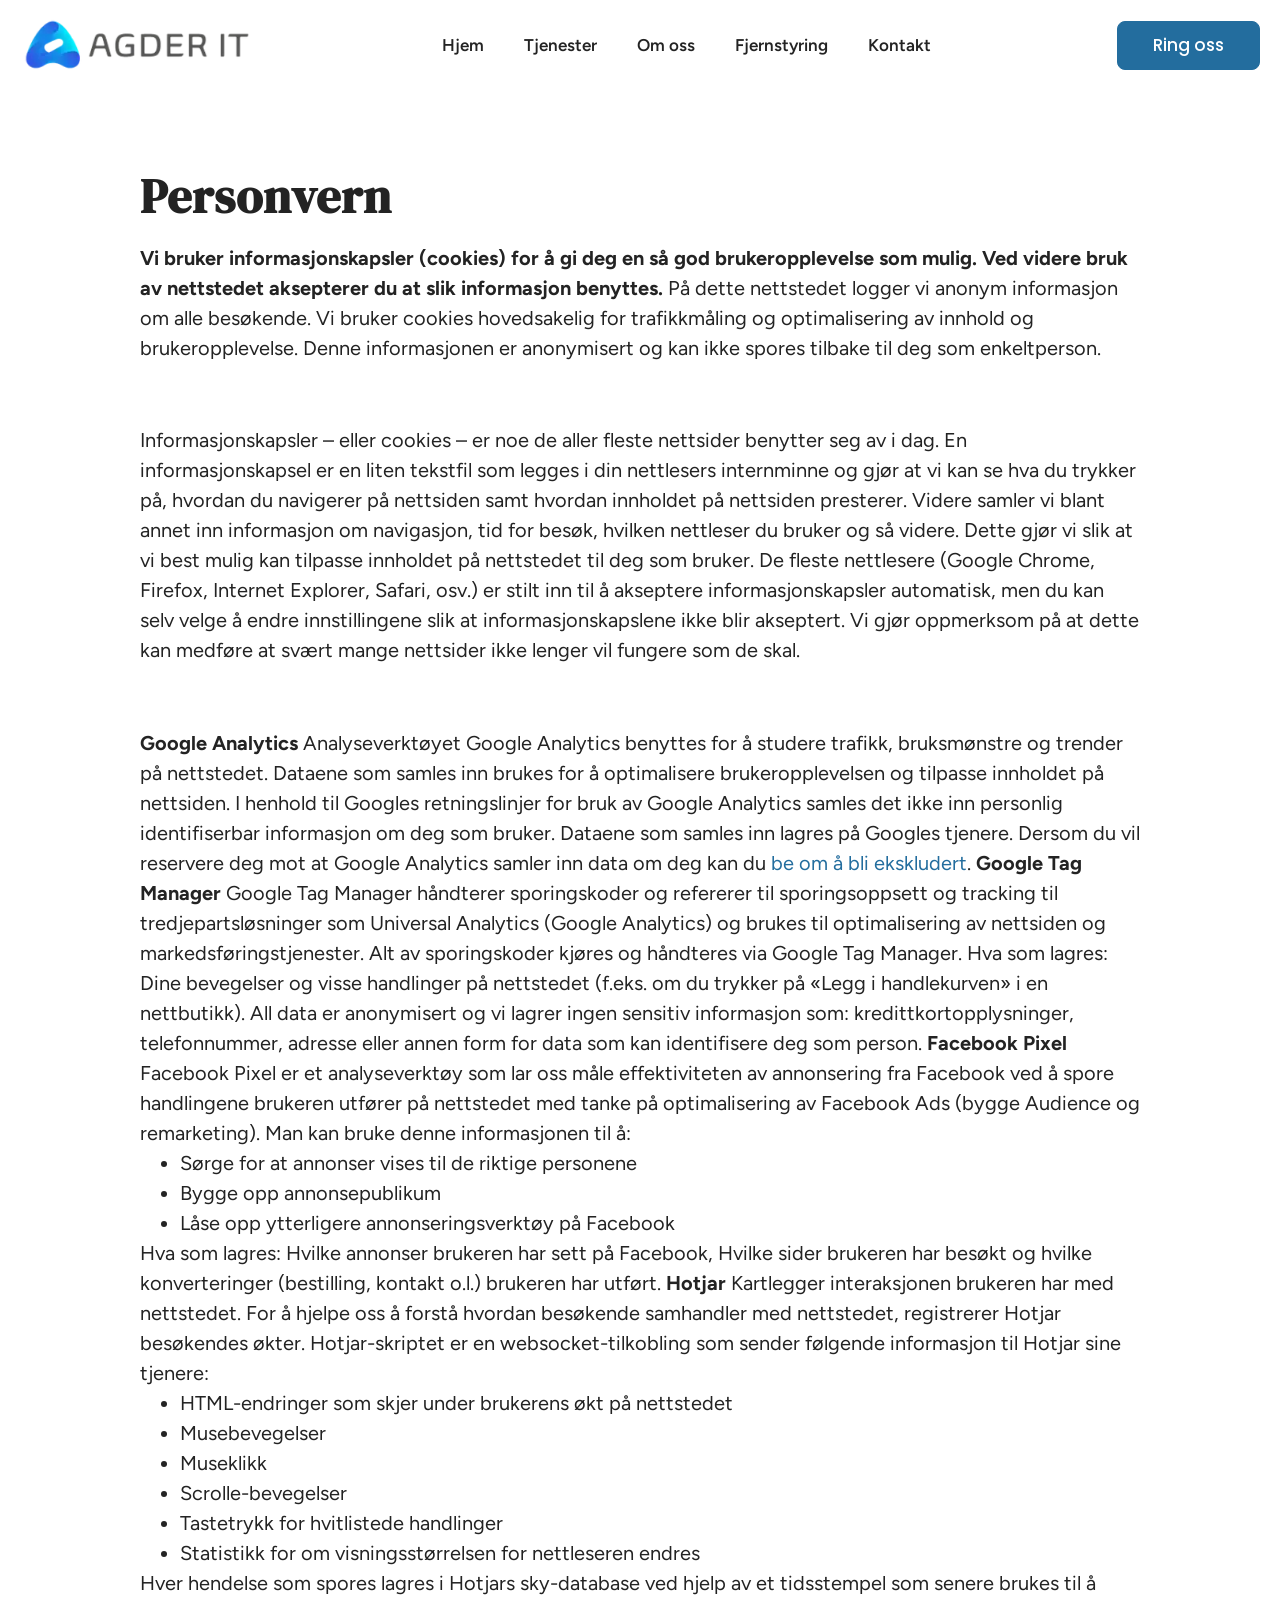
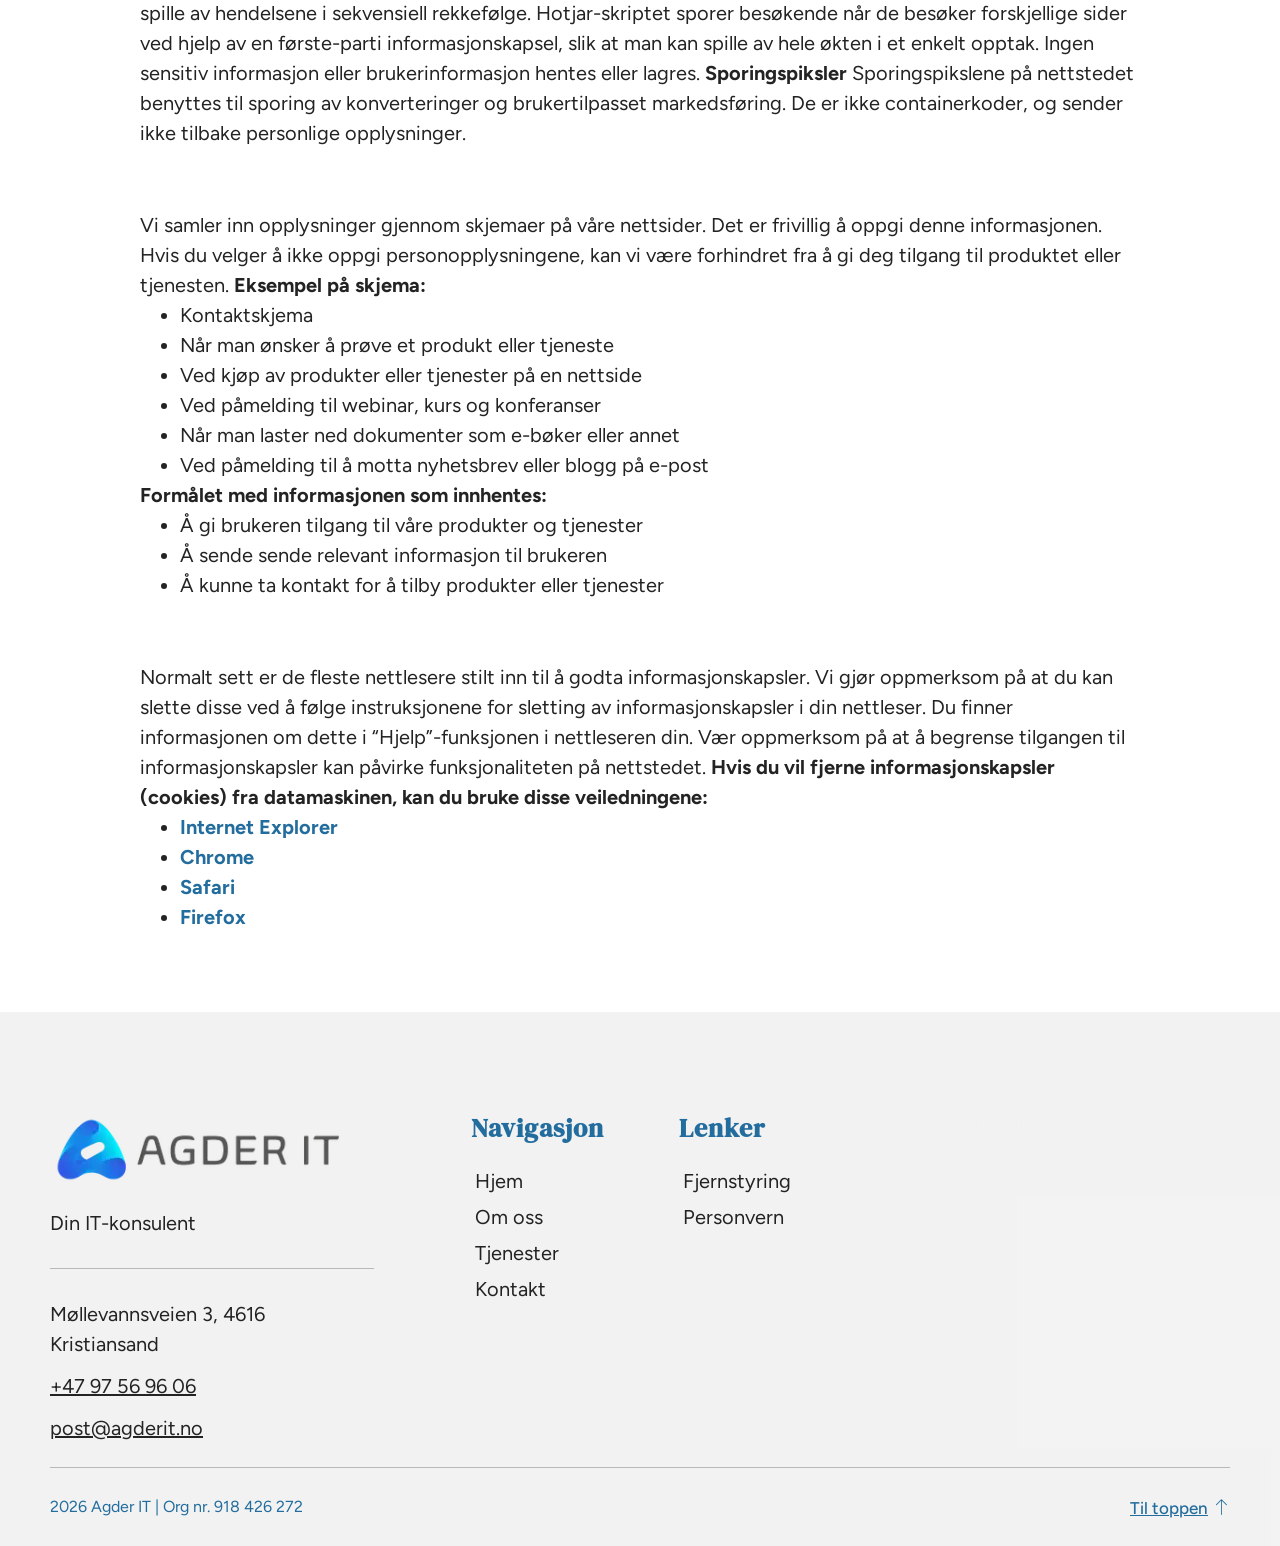
<file: personvern/index.html>
<!doctype html>
<html lang="nb-NO">

<!-- Mirrored from agderit.no/personvern/ by HTTrack Website Copier/3.x [XR&CO'2014], Thu, 27 Aug 2026 11:00:56 GMT -->
<!-- Added by HTTrack --><meta http-equiv="content-type" content="text/html;charset=UTF-8" /><!-- /Added by HTTrack -->
<head>
	<meta charset="UTF-8">
	<meta name="viewport" content="width=device-width, initial-scale=1">
	<link rel="profile" href="https://gmpg.org/xfn/11">
	<meta name='robots' content='index, follow, max-image-preview:large, max-snippet:-1, max-video-preview:-1' />

	<!-- This site is optimized with the Yoast SEO plugin v28.3 - https://yoast.com/product/yoast-seo-wordpress/ -->
	<title>Personvern - Agder IT</title>
	<link rel="canonical" href="index.html" />
	<meta property="og:locale" content="nb_NO" />
	<meta property="og:type" content="article" />
	<meta property="og:title" content="Personvern - Agder IT" />
	<meta property="og:description" content="Personvern Vi bruker informasjonskapsler (cookies) for å gi deg en så god brukeropplevelse som mulig. Ved videre bruk av nettstedet aksepterer du at slik informasjon benyttes. På dette nettstedet logger vi anonym informasjon om alle besøkende. Vi bruker cookies hovedsakelig for trafikkmåling og optimalisering av innhold og brukeropplevelse. Denne informasjonen er anonymisert og kan ikke [&hellip;]" />
	<meta property="og:url" content="index.html" />
	<meta property="og:site_name" content="Agder IT" />
	<meta property="article:modified_time" content="2026-01-05T09:46:38+00:00" />
	<meta name="twitter:card" content="summary_large_image" />
	<meta name="twitter:label1" content="Est. reading time" />
	<meta name="twitter:data1" content="5 minutter" />
	<script type="application/ld+json" class="yoast-schema-graph">{"@context":"https:\/\/schema.org","@graph":[{"@type":"WebPage","@id":"https:\/\/agderit.no\/personvern\/","url":"https:\/\/agderit.no\/personvern\/","name":"Personvern - Agder IT","isPartOf":{"@id":"https:\/\/agderit.no\/#website"},"datePublished":"2026-01-05T09:44:07+00:00","dateModified":"2026-01-05T09:46:38+00:00","breadcrumb":{"@id":"https:\/\/agderit.no\/personvern\/#breadcrumb"},"inLanguage":"nb-NO","potentialAction":[{"@type":"ReadAction","target":["https:\/\/agderit.no\/personvern\/"]}]},{"@type":"BreadcrumbList","@id":"https:\/\/agderit.no\/personvern\/#breadcrumb","itemListElement":[{"@type":"ListItem","position":1,"name":"Hjem","item":"https:\/\/agderit.no\/"},{"@type":"ListItem","position":2,"name":"Personvern"}]},{"@type":"WebSite","@id":"https:\/\/agderit.no\/#website","url":"https:\/\/agderit.no\/","name":"Agder IT","description":"","potentialAction":[{"@type":"SearchAction","target":{"@type":"EntryPoint","urlTemplate":"https:\/\/agderit.no\/?s={search_term_string}"},"query-input":{"@type":"PropertyValueSpecification","valueRequired":true,"valueName":"search_term_string"}}],"inLanguage":"nb-NO"}]}</script>
	<!-- / Yoast SEO plugin. -->


<link rel="alternate" type="application/rss+xml" title="Agder IT &raquo; strøm" href="../feed/index.html" />
<link rel="alternate" type="application/rss+xml" title="Agder IT &raquo; kommentarstrøm" href="../comments/feed/index.html" />
<link rel="alternate" title="oEmbed (JSON)" type="application/json+oembed" href="../wp-json/oembed/1.0/embedb562.json?url=https%3A%2F%2Fagderit.no%2Fpersonvern%2F" />
<link rel="alternate" title="oEmbed (XML)" type="text/xml+oembed" href="../wp-json/oembed/1.0/embed993b?url=https%3A%2F%2Fagderit.no%2Fpersonvern%2F&amp;format=xml" />
<style id="wp-img-auto-sizes-contain-inline-css">
img:is([sizes=auto i],[sizes^="auto," i]){contain-intrinsic-size:3000px 1500px}
/*# sourceURL=wp-img-auto-sizes-contain-inline-css */
</style>
<link rel='stylesheet' id='gum-elementor-addon-css' href='../wp-content/plugins/gum-elementor-addon/css/style40dd.css?ver=7.0.4' media='all' />
<link rel='stylesheet' id='font-awesome-5-all-css' href='../wp-content/plugins/elementor/assets/lib/font-awesome/css/all.min9c92.css?ver=4.2.3' media='all' />
<link rel='stylesheet' id='font-awesome-4-shim-css' href='../wp-content/plugins/elementor/assets/lib/font-awesome/css/v4-shims.min9c92.css?ver=4.2.3' media='all' />
<style id="wp-emoji-styles-inline-css">

	img.wp-smiley, img.emoji {
		display: inline !important;
		border: none !important;
		box-shadow: none !important;
		height: 1em !important;
		width: 1em !important;
		margin: 0 0.07em !important;
		vertical-align: -0.1em !important;
		background: none !important;
		padding: 0 !important;
	}
/*# sourceURL=wp-emoji-styles-inline-css */
</style>
<style id="global-styles-inline-css">
:root{--wp--preset--aspect-ratio--square: 1;--wp--preset--aspect-ratio--4-3: 4/3;--wp--preset--aspect-ratio--3-4: 3/4;--wp--preset--aspect-ratio--3-2: 3/2;--wp--preset--aspect-ratio--2-3: 2/3;--wp--preset--aspect-ratio--16-9: 16/9;--wp--preset--aspect-ratio--9-16: 9/16;--wp--preset--color--black: #000000;--wp--preset--color--cyan-bluish-gray: #abb8c3;--wp--preset--color--white: #ffffff;--wp--preset--color--pale-pink: #f78da7;--wp--preset--color--vivid-red: #cf2e2e;--wp--preset--color--luminous-vivid-orange: #ff6900;--wp--preset--color--luminous-vivid-amber: #fcb900;--wp--preset--color--light-green-cyan: #7bdcb5;--wp--preset--color--vivid-green-cyan: #00d084;--wp--preset--color--pale-cyan-blue: #8ed1fc;--wp--preset--color--vivid-cyan-blue: #0693e3;--wp--preset--color--vivid-purple: #9b51e0;--wp--preset--gradient--vivid-cyan-blue-to-vivid-purple: linear-gradient(135deg,rgb(6,147,227) 0%,rgb(155,81,224) 100%);--wp--preset--gradient--light-green-cyan-to-vivid-green-cyan: linear-gradient(135deg,rgb(122,220,180) 0%,rgb(0,208,130) 100%);--wp--preset--gradient--luminous-vivid-amber-to-luminous-vivid-orange: linear-gradient(135deg,rgb(252,185,0) 0%,rgb(255,105,0) 100%);--wp--preset--gradient--luminous-vivid-orange-to-vivid-red: linear-gradient(135deg,rgb(255,105,0) 0%,rgb(207,46,46) 100%);--wp--preset--gradient--very-light-gray-to-cyan-bluish-gray: linear-gradient(135deg,rgb(238,238,238) 0%,rgb(169,184,195) 100%);--wp--preset--gradient--cool-to-warm-spectrum: linear-gradient(135deg,rgb(74,234,220) 0%,rgb(151,120,209) 20%,rgb(207,42,186) 40%,rgb(238,44,130) 60%,rgb(251,105,98) 80%,rgb(254,248,76) 100%);--wp--preset--gradient--blush-light-purple: linear-gradient(135deg,rgb(255,206,236) 0%,rgb(152,150,240) 100%);--wp--preset--gradient--blush-bordeaux: linear-gradient(135deg,rgb(254,205,165) 0%,rgb(254,45,45) 50%,rgb(107,0,62) 100%);--wp--preset--gradient--luminous-dusk: linear-gradient(135deg,rgb(255,203,112) 0%,rgb(199,81,192) 50%,rgb(65,88,208) 100%);--wp--preset--gradient--pale-ocean: linear-gradient(135deg,rgb(255,245,203) 0%,rgb(182,227,212) 50%,rgb(51,167,181) 100%);--wp--preset--gradient--electric-grass: linear-gradient(135deg,rgb(202,248,128) 0%,rgb(113,206,126) 100%);--wp--preset--gradient--midnight: linear-gradient(135deg,rgb(2,3,129) 0%,rgb(40,116,252) 100%);--wp--preset--font-size--small: 13px;--wp--preset--font-size--medium: 20px;--wp--preset--font-size--large: 36px;--wp--preset--font-size--x-large: 42px;--wp--preset--spacing--20: 0.44rem;--wp--preset--spacing--30: 0.67rem;--wp--preset--spacing--40: 1rem;--wp--preset--spacing--50: 1.5rem;--wp--preset--spacing--60: 2.25rem;--wp--preset--spacing--70: 3.38rem;--wp--preset--spacing--80: 5.06rem;--wp--preset--shadow--natural: 6px 6px 9px rgba(0, 0, 0, 0.2);--wp--preset--shadow--deep: 12px 12px 50px rgba(0, 0, 0, 0.4);--wp--preset--shadow--sharp: 6px 6px 0px rgba(0, 0, 0, 0.2);--wp--preset--shadow--outlined: 6px 6px 0px -3px rgb(255, 255, 255), 6px 6px rgb(0, 0, 0);--wp--preset--shadow--crisp: 6px 6px 0px rgb(0, 0, 0);}:root { --wp--style--global--content-size: 800px;--wp--style--global--wide-size: 1200px; }:where(body) { margin: 0; }.wp-site-blocks > .alignleft { float: left; margin-right: 2em; }.wp-site-blocks > .alignright { float: right; margin-left: 2em; }.wp-site-blocks > .aligncenter { justify-content: center; margin-left: auto; margin-right: auto; }:where(.wp-site-blocks) > * { margin-block-start: 24px; margin-block-end: 0; }:where(.wp-site-blocks) > :first-child { margin-block-start: 0; }:where(.wp-site-blocks) > :last-child { margin-block-end: 0; }:root { --wp--style--block-gap: 24px; }:root :where(.is-layout-flow) > :first-child{margin-block-start: 0;}:root :where(.is-layout-flow) > :last-child{margin-block-end: 0;}:root :where(.is-layout-flow) > *{margin-block-start: 24px;margin-block-end: 0;}:root :where(.is-layout-constrained) > :first-child{margin-block-start: 0;}:root :where(.is-layout-constrained) > :last-child{margin-block-end: 0;}:root :where(.is-layout-constrained) > *{margin-block-start: 24px;margin-block-end: 0;}:root :where(.is-layout-flex){gap: 24px;}:root :where(.is-layout-grid){gap: 24px;}.is-layout-flow > .alignleft{float: left;margin-inline-start: 0;margin-inline-end: 2em;}.is-layout-flow > .alignright{float: right;margin-inline-start: 2em;margin-inline-end: 0;}.is-layout-flow > .aligncenter{margin-left: auto !important;margin-right: auto !important;}.is-layout-constrained > .alignleft{float: left;margin-inline-start: 0;margin-inline-end: 2em;}.is-layout-constrained > .alignright{float: right;margin-inline-start: 2em;margin-inline-end: 0;}.is-layout-constrained > .aligncenter{margin-left: auto !important;margin-right: auto !important;}.is-layout-constrained > :where(:not(.alignleft):not(.alignright):not(.alignfull)){max-width: var(--wp--style--global--content-size);margin-left: auto !important;margin-right: auto !important;}.is-layout-constrained > .alignwide{max-width: var(--wp--style--global--wide-size);}body .is-layout-flex{display: flex;}.is-layout-flex{flex-wrap: wrap;align-items: center;}.is-layout-flex > :is(*, div){margin: 0;}body .is-layout-grid{display: grid;}.is-layout-grid > :is(*, div){margin: 0;}body{padding-top: 0px;padding-right: 0px;padding-bottom: 0px;padding-left: 0px;}:root :where(.wp-element-button, .wp-block-button__link){background-color: #32373c;border-width: 0;color: #fff;font-family: inherit;font-size: inherit;font-style: inherit;font-weight: inherit;letter-spacing: inherit;line-height: inherit;padding-top: calc(0.667em + 2px);padding-right: calc(1.333em + 2px);padding-bottom: calc(0.667em + 2px);padding-left: calc(1.333em + 2px);text-decoration: none;text-transform: inherit;}.has-black-color{color: var(--wp--preset--color--black) !important;}.has-cyan-bluish-gray-color{color: var(--wp--preset--color--cyan-bluish-gray) !important;}.has-white-color{color: var(--wp--preset--color--white) !important;}.has-pale-pink-color{color: var(--wp--preset--color--pale-pink) !important;}.has-vivid-red-color{color: var(--wp--preset--color--vivid-red) !important;}.has-luminous-vivid-orange-color{color: var(--wp--preset--color--luminous-vivid-orange) !important;}.has-luminous-vivid-amber-color{color: var(--wp--preset--color--luminous-vivid-amber) !important;}.has-light-green-cyan-color{color: var(--wp--preset--color--light-green-cyan) !important;}.has-vivid-green-cyan-color{color: var(--wp--preset--color--vivid-green-cyan) !important;}.has-pale-cyan-blue-color{color: var(--wp--preset--color--pale-cyan-blue) !important;}.has-vivid-cyan-blue-color{color: var(--wp--preset--color--vivid-cyan-blue) !important;}.has-vivid-purple-color{color: var(--wp--preset--color--vivid-purple) !important;}.has-black-background-color{background-color: var(--wp--preset--color--black) !important;}.has-cyan-bluish-gray-background-color{background-color: var(--wp--preset--color--cyan-bluish-gray) !important;}.has-white-background-color{background-color: var(--wp--preset--color--white) !important;}.has-pale-pink-background-color{background-color: var(--wp--preset--color--pale-pink) !important;}.has-vivid-red-background-color{background-color: var(--wp--preset--color--vivid-red) !important;}.has-luminous-vivid-orange-background-color{background-color: var(--wp--preset--color--luminous-vivid-orange) !important;}.has-luminous-vivid-amber-background-color{background-color: var(--wp--preset--color--luminous-vivid-amber) !important;}.has-light-green-cyan-background-color{background-color: var(--wp--preset--color--light-green-cyan) !important;}.has-vivid-green-cyan-background-color{background-color: var(--wp--preset--color--vivid-green-cyan) !important;}.has-pale-cyan-blue-background-color{background-color: var(--wp--preset--color--pale-cyan-blue) !important;}.has-vivid-cyan-blue-background-color{background-color: var(--wp--preset--color--vivid-cyan-blue) !important;}.has-vivid-purple-background-color{background-color: var(--wp--preset--color--vivid-purple) !important;}.has-black-border-color{border-color: var(--wp--preset--color--black) !important;}.has-cyan-bluish-gray-border-color{border-color: var(--wp--preset--color--cyan-bluish-gray) !important;}.has-white-border-color{border-color: var(--wp--preset--color--white) !important;}.has-pale-pink-border-color{border-color: var(--wp--preset--color--pale-pink) !important;}.has-vivid-red-border-color{border-color: var(--wp--preset--color--vivid-red) !important;}.has-luminous-vivid-orange-border-color{border-color: var(--wp--preset--color--luminous-vivid-orange) !important;}.has-luminous-vivid-amber-border-color{border-color: var(--wp--preset--color--luminous-vivid-amber) !important;}.has-light-green-cyan-border-color{border-color: var(--wp--preset--color--light-green-cyan) !important;}.has-vivid-green-cyan-border-color{border-color: var(--wp--preset--color--vivid-green-cyan) !important;}.has-pale-cyan-blue-border-color{border-color: var(--wp--preset--color--pale-cyan-blue) !important;}.has-vivid-cyan-blue-border-color{border-color: var(--wp--preset--color--vivid-cyan-blue) !important;}.has-vivid-purple-border-color{border-color: var(--wp--preset--color--vivid-purple) !important;}.has-vivid-cyan-blue-to-vivid-purple-gradient-background{background: var(--wp--preset--gradient--vivid-cyan-blue-to-vivid-purple) !important;}.has-light-green-cyan-to-vivid-green-cyan-gradient-background{background: var(--wp--preset--gradient--light-green-cyan-to-vivid-green-cyan) !important;}.has-luminous-vivid-amber-to-luminous-vivid-orange-gradient-background{background: var(--wp--preset--gradient--luminous-vivid-amber-to-luminous-vivid-orange) !important;}.has-luminous-vivid-orange-to-vivid-red-gradient-background{background: var(--wp--preset--gradient--luminous-vivid-orange-to-vivid-red) !important;}.has-very-light-gray-to-cyan-bluish-gray-gradient-background{background: var(--wp--preset--gradient--very-light-gray-to-cyan-bluish-gray) !important;}.has-cool-to-warm-spectrum-gradient-background{background: var(--wp--preset--gradient--cool-to-warm-spectrum) !important;}.has-blush-light-purple-gradient-background{background: var(--wp--preset--gradient--blush-light-purple) !important;}.has-blush-bordeaux-gradient-background{background: var(--wp--preset--gradient--blush-bordeaux) !important;}.has-luminous-dusk-gradient-background{background: var(--wp--preset--gradient--luminous-dusk) !important;}.has-pale-ocean-gradient-background{background: var(--wp--preset--gradient--pale-ocean) !important;}.has-electric-grass-gradient-background{background: var(--wp--preset--gradient--electric-grass) !important;}.has-midnight-gradient-background{background: var(--wp--preset--gradient--midnight) !important;}.has-small-font-size{font-size: var(--wp--preset--font-size--small) !important;}.has-medium-font-size{font-size: var(--wp--preset--font-size--medium) !important;}.has-large-font-size{font-size: var(--wp--preset--font-size--large) !important;}.has-x-large-font-size{font-size: var(--wp--preset--font-size--x-large) !important;}
:root :where(.wp-block-icon svg){width: 24px;}
:root :where(.wp-block-pullquote){font-size: 1.5em;line-height: 1.6;}
/*# sourceURL=global-styles-inline-css */
</style>
<link rel='stylesheet' id='text-editor-style-css' href='../wp-content/plugins/metform/public/assets/css/text-editorae82.css?ver=4.2.0' media='all' />
<link rel='stylesheet' id='hello-elementor-css' href='../wp-content/themes/hello-elementor/assets/css/reset08cb.css?ver=3.4.9' media='all' />
<link rel='stylesheet' id='hello-elementor-theme-style-css' href='../wp-content/themes/hello-elementor/assets/css/theme08cb.css?ver=3.4.9' media='all' />
<link rel='stylesheet' id='elementor-frontend-css' href='../wp-content/plugins/elementor/assets/css/frontend.min9c92.css?ver=4.2.3' media='all' />
<link rel='stylesheet' id='widget-image-css' href='../wp-content/plugins/elementor/assets/css/widget-image.min9c92.css?ver=4.2.3' media='all' />
<link rel='stylesheet' id='widget-nav-menu-css' href='../wp-content/plugins/elementor-pro/assets/css/widget-nav-menu.min3a05.css?ver=4.2.2' media='all' />
<link rel='stylesheet' id='widget-divider-css' href='../wp-content/plugins/elementor/assets/css/widget-divider.min9c92.css?ver=4.2.3' media='all' />
<link rel='stylesheet' id='widget-icon-list-css' href='../wp-content/plugins/elementor/assets/css/widget-icon-list.min9c92.css?ver=4.2.3' media='all' />
<link rel='stylesheet' id='widget-heading-css' href='../wp-content/plugins/elementor/assets/css/widget-heading.min9c92.css?ver=4.2.3' media='all' />
<link rel='stylesheet' id='widget-social-icons-css' href='../wp-content/plugins/elementor/assets/css/widget-social-icons.min9c92.css?ver=4.2.3' media='all' />
<link rel='stylesheet' id='e-apple-webkit-css' href='../wp-content/plugins/elementor/assets/css/conditionals/apple-webkit.min9c92.css?ver=4.2.3' media='all' />
<link rel='stylesheet' id='elementor-post-13-css' href='../wp-content/uploads/elementor/css/post-1384ce.css?ver=1787684247' media='all' /><link rel='stylesheet' id='elementor-post-185-css' href='../wp-content/uploads/elementor/css/post-185df2c.css?ver=1787684294' media='all' />
<link rel='stylesheet' id='elementor-post-167-css' href='../wp-content/uploads/elementor/css/post-1679a62.css?ver=1787684248' media='all' />
<link rel='stylesheet' id='elementor-post-168-css' href='../wp-content/uploads/elementor/css/post-1689a62.css?ver=1787684248' media='all' />
<link rel='stylesheet' id='ekit-widget-common-css' href='../wp-content/plugins/elementskit-lite/widgets/init/assets/css/common05da.css?ver=4.0.2' media='all' />
<link rel='stylesheet' id='ekit-nav-menu-css' href='../wp-content/plugins/elementskit-lite/widgets/init/assets/css/nav-menu05da.css?ver=4.0.2' media='all' />
<link rel='stylesheet' id='ekit-header-info-css' href='../wp-content/plugins/elementskit-lite/widgets/init/assets/css/header-info05da.css?ver=4.0.2' media='all' />
<link rel='stylesheet' id='elementor-gf-dmserifdisplay-css' href='https://fonts.googleapis.com/css?family=DM+Serif+Display:100,100italic,200,200italic,300,300italic,400,400italic,500,500italic,600,600italic,700,700italic,800,800italic,900,900italic&amp;display=swap' media='all' />
<link rel='stylesheet' id='elementor-gf-figtree-css' href='https://fonts.googleapis.com/css?family=Figtree:100,100italic,200,200italic,300,300italic,400,400italic,500,500italic,600,600italic,700,700italic,800,800italic,900,900italic&amp;display=swap' media='all' />
<link rel='stylesheet' id='elementor-gf-rethinksans-css' href='https://fonts.googleapis.com/css?family=Rethink+Sans:100,100italic,200,200italic,300,300italic,400,400italic,500,500italic,600,600italic,700,700italic,800,800italic,900,900italic&amp;display=swap' media='all' />
<link rel='stylesheet' id='elementor-gf-overpass-css' href='https://fonts.googleapis.com/css?family=Overpass:100,100italic,200,200italic,300,300italic,400,400italic,500,500italic,600,600italic,700,700italic,800,800italic,900,900italic&amp;display=swap' media='all' />
<link rel='stylesheet' id='elementor-gf-poppins-css' href='https://fonts.googleapis.com/css?family=Poppins:100,100italic,200,200italic,300,300italic,400,400italic,500,500italic,600,600italic,700,700italic,800,800italic,900,900italic&amp;display=swap' media='all' />
<link rel='stylesheet' id='elementor-icons-ekiticons-css' href='../wp-content/plugins/elementskit-lite/modules/elementskit-icon-pack/assets/css/ekiticons05da.css?ver=4.0.2' media='all' />
<script type='text/javascript'>
		var elementskit = {
			resturl: 'https://agderit.no/wp-json/elementskit/v1/',
		}

		</script><script id="font-awesome-4-shim-js" src="../wp-content/plugins/elementor/assets/lib/font-awesome/js/v4-shims.min9c92.js?ver=4.2.3"></script>
<script>
document.addEventListener('DOMContentLoaded', function () {
  var menuBtn = document.querySelector('.elementor-menu-toggle');
  var menuDropdown = document.querySelector('.elementor-nav-menu--dropdown');
  var openIcon = document.querySelector('.elementor-menu-toggle__icon--open');
  var closeIcon = document.querySelector('.elementor-menu-toggle__icon--close');
  var siteHeaderEl = document.getElementById('site-header') || (menuBtn && menuBtn.closest('header'));
  if (menuBtn && menuDropdown) {
    menuBtn.addEventListener('click', function () {
      var opening = menuDropdown.style.display !== 'block';
      if (opening) {
        var rect = (siteHeaderEl || menuBtn).getBoundingClientRect();
        menuDropdown.style.position = 'fixed';
        menuDropdown.style.top = rect.bottom + 'px';
        menuDropdown.style.left = '0';
        menuDropdown.style.right = '0';
        menuDropdown.style.width = 'auto';
        menuDropdown.style.display = 'block';
        menuDropdown.style.setProperty('max-height', 'calc(100vh - ' + rect.bottom + 'px)', 'important');
        menuDropdown.style.setProperty('overflow-y', 'auto', 'important');
        menuDropdown.style.setProperty('transform', 'none', 'important');
        menuDropdown.style.setProperty('margin-top', '0', 'important');
        menuDropdown.setAttribute('aria-hidden', 'false');
        menuBtn.setAttribute('aria-expanded', 'true');
        if (openIcon) openIcon.style.display = 'none';
        if (closeIcon) closeIcon.style.display = 'block';
      } else {
        menuDropdown.style.display = 'none';
        menuDropdown.style.removeProperty('max-height');
        menuDropdown.style.removeProperty('overflow-y');
        menuDropdown.style.removeProperty('transform');
        menuDropdown.style.removeProperty('margin-top');
        menuDropdown.setAttribute('aria-hidden', 'true');
        menuBtn.setAttribute('aria-expanded', 'false');
        if (openIcon) openIcon.style.display = 'block';
        if (closeIcon) closeIcon.style.display = 'none';
      }
    });
  }

  document.querySelectorAll('.ekit-accordion--toggler').forEach(function (toggler) {
    toggler.addEventListener('click', function (e) {
      e.preventDefault();
      var targetId = (toggler.getAttribute('data-target') || '').replace('#', '');
      var target = targetId ? document.getElementById(targetId) : null;
      if (!target) return;
      var isOpen = target.classList.contains('show');
      target.classList.toggle('show', !isOpen);
      toggler.classList.toggle('collapsed', isOpen);
      toggler.setAttribute('aria-expanded', String(!isOpen));
    });
  });

  var swiperEl = document.querySelector('#testimonials-slider .swiper');
  if (swiperEl && window.Swiper) {
    swiperEl.querySelectorAll('img.swiper-lazy[data-src]').forEach(function (img) {
      img.src = img.getAttribute('data-src');
      img.classList.remove('swiper-lazy');
      var preloader = img.nextElementSibling;
      if (preloader && preloader.classList.contains('swiper-lazy-preloader')) preloader.remove();
    });
    new Swiper(swiperEl, {
      slidesPerView: 1,
      spaceBetween: 10,
      loop: true,
      speed: 500,
      pagination: { el: swiperEl.querySelector('.swiper-pagination'), type: 'fraction' },
      breakpoints: { 768: { slidesPerView: 2, spaceBetween: 50 } }
    });
  }
});
</script>
<link rel="https://api.w.org/" href="../wp-json/index.html" /><link rel="alternate" title="JSON" type="application/json" href="../wp-json/wp/v2/pages/185.json" /><link rel="EditURI" type="application/rsd+xml" title="RSD" href="../xmlrpc0db0.html?rsd" />
<link rel='shortlink' href='../indexb998.html?p=185' />
<meta name="generator" content="Elementor 4.2.3; features: e_font_icon_svg, additional_custom_breakpoints; settings: css_print_method-external, google_font-enabled, font_display-swap">
			<style>
				.e-con.e-parent:nth-of-type(n+4):not(.e-lazyloaded):not(.e-no-lazyload),
				.e-con.e-parent:nth-of-type(n+4):not(.e-lazyloaded):not(.e-no-lazyload) * {
					background-image: none !important;
				}
				@media screen and (max-height: 1024px) {
					.e-con.e-parent:nth-of-type(n+3):not(.e-lazyloaded):not(.e-no-lazyload),
					.e-con.e-parent:nth-of-type(n+3):not(.e-lazyloaded):not(.e-no-lazyload) * {
						background-image: none !important;
					}
				}
				@media screen and (max-height: 640px) {
					.e-con.e-parent:nth-of-type(n+2):not(.e-lazyloaded):not(.e-no-lazyload),
					.e-con.e-parent:nth-of-type(n+2):not(.e-lazyloaded):not(.e-no-lazyload) * {
						background-image: none !important;
					}
				}
			</style>
						<meta name="theme-color" content="#FFFFFF">
			<link rel="icon" href="../wp-content/uploads/2025/10/cropped-Agder-it-logo-1-32x32.webp" sizes="32x32" />
<link rel="icon" href="../wp-content/uploads/2025/10/cropped-Agder-it-logo-1-192x192.webp" sizes="192x192" />
<link rel="apple-touch-icon" href="../wp-content/uploads/2025/10/cropped-Agder-it-logo-1-180x180.webp" />
<meta name="msapplication-TileImage" content="../wp-content/uploads/2025/10/cropped-Agder-it-logo-1-270x270.webp" />
</head>
<body class="wp-singular page-template-default page page-id-185 wp-embed-responsive wp-theme-hello-elementor hello-elementor-default elementor-default elementor-kit-13 elementor-page elementor-page-185">


<a class="skip-link screen-reader-text" href="#content">Skip to content</a>

		<header data-elementor-type="header" data-elementor-id="167" class="elementor elementor-167 elementor-location-header" data-elementor-post-type="elementor_library">
			<div class="elementor-element elementor-element-0c12f04 e-flex e-con-boxed e-con e-parent" data-id="0c12f04" data-element_type="container" data-e-type="container">
					<div class="e-con-inner">
				<div class="elementor-element elementor-element-261f044 elementor-widget elementor-widget-html" data-id="261f044" data-element_type="widget" data-e-type="widget" data-widget_type="html.default">
					<style>


#site-header { position: relative;
 background: #ffffff!important;
  transition:  padding 200ms ease;
  padding-top: 0;           }


#site-header.is-sticky {
  position: fixed;
  top: 0; left: 0; right: 0;
  z-index: 9999;
  padding-top: 10px;
  background: #ffffff!important;
  box-shadow: 0 4px 12px rgba(0, 0, 0, 0.08);
}






    
</style>




<script>
document.addEventListener('DOMContentLoaded', () => {
  const header = document.getElementById('site-header');
  const hero = document.getElementById('hero');
  if (!header || !hero) return;

  const contentAfterHero = hero.nextElementSibling;
  const mq = window.matchMedia('(max-width: 767px)');

  function setSticky(on){
    header.classList.toggle('is-sticky', on);
    if (contentAfterHero){
      contentAfterHero.style.paddingTop = on ? header.offsetHeight + 'px' : '';
    }
  }

  function checkSticky(){
    if (mq.matches) { setSticky(false); return; }
    setSticky(hero.getBoundingClientRect().bottom <= 0);
  }

  window.addEventListener('scroll', checkSticky, { passive: true });
  window.addEventListener('resize', checkSticky, { passive: true });
  if (mq.addEventListener) mq.addEventListener('change', checkSticky);
  else mq.addListener(checkSticky);

  checkSticky();
});





</script>
				</div>
					</div>
				</div>
		<div class="elementor-element elementor-element-62a1a27b e-flex e-con-boxed e-con e-parent" data-id="62a1a27b" data-element_type="container" data-e-type="container" id="site-header" data-settings="{&quot;background_background&quot;:&quot;classic&quot;,&quot;position&quot;:&quot;absolute&quot;}">
					<div class="e-con-inner">
		<div class="elementor-element elementor-element-5199a8b7 e-con-full e-flex e-con e-child" data-id="5199a8b7" data-element_type="container" data-e-type="container" data-settings="{&quot;background_background&quot;:&quot;classic&quot;}">
				<div class="elementor-element elementor-element-2ca4e644 elementor-widget__width-auto elementor-widget-mobile__width-initial elementor-widget elementor-widget-image" data-id="2ca4e644" data-element_type="widget" data-e-type="widget" data-widget_type="image.default">
																<a href="../index.html">
							<img width="300" height="76" src="../wp-content/uploads/2025/10/Agder-it-logo-1-300x76.webp" class="attachment-medium size-medium wp-image-143" alt="Agder IT logo" srcset="../wp-content/uploads/2025/10/Agder-it-logo-1-300x76.webp 300w, ../wp-content/uploads/2025/10/Agder-it-logo-1.webp 320w" sizes="(max-width: 300px) 100vw, 300px" />								</a>
															</div>
				<div class="elementor-element elementor-element-d8d0bde elementor-nav-menu__align-center elementor-nav-menu--stretch elementor-nav-menu--dropdown-tablet elementor-nav-menu__text-align-aside elementor-nav-menu--toggle elementor-nav-menu--burger elementor-widget elementor-widget-nav-menu" data-id="d8d0bde" data-element_type="widget" data-e-type="widget" data-settings="{&quot;full_width&quot;:&quot;stretch&quot;,&quot;layout&quot;:&quot;horizontal&quot;,&quot;submenu_icon&quot;:{&quot;value&quot;:&quot;&lt;svg aria-hidden=\&quot;true\&quot; class=\&quot;e-font-icon-svg e-fas-caret-down\&quot; viewBox=\&quot;0 0 320 512\&quot; xmlns=\&quot;http:\/\/www.w3.org\/2000\/svg\&quot;&gt;&lt;path d=\&quot;M31.3 192h257.3c17.8 0 26.7 21.5 14.1 34.1L174.1 354.8c-7.8 7.8-20.5 7.8-28.3 0L17.2 226.1C4.6 213.5 13.5 192 31.3 192z\&quot;&gt;&lt;\/path&gt;&lt;\/svg&gt;&quot;,&quot;library&quot;:&quot;fa-solid&quot;},&quot;toggle&quot;:&quot;burger&quot;}" data-widget_type="nav-menu.default">
								<nav aria-label="Meny" class="elementor-nav-menu--main elementor-nav-menu__container elementor-nav-menu--layout-horizontal e--pointer-none">
				<ul id="menu-1-d8d0bde" class="elementor-nav-menu"><li class="menu-item menu-item-type-post_type menu-item-object-page menu-item-home menu-item-166"><a href="../index.html" class="elementor-item">Hjem</a></li>
<li class="menu-item menu-item-type-post_type menu-item-object-page menu-item-165"><a href="../tjenester/index.html" class="elementor-item">Tjenester</a></li>
<li class="menu-item menu-item-type-post_type menu-item-object-page menu-item-164"><a href="../om-oss/index.html" class="elementor-item">Om oss</a></li>
<li class="menu-item menu-item-type-custom menu-item-object-custom menu-item-170"><a href="https://agderit.pulseway.com/installer?type=windows_agent_x64&secret=8b4c3c46e7a24b3997a4a21a5daefad9" class="elementor-item">Fjernstyring</a></li>
<li class="menu-item menu-item-type-post_type menu-item-object-page menu-item-163"><a href="../kontakt/index.html" class="elementor-item">Kontakt</a></li>
</ul>			</nav>
					<div class="elementor-menu-toggle" role="button" tabindex="0" aria-label="Menu Toggle" aria-expanded="false">
			<svg aria-hidden="true" role="presentation" class="elementor-menu-toggle__icon--open e-font-icon-svg e-eicon-menu-bar" viewBox="0 0 1000 1000" xmlns="http://www.w3.org/2000/svg"><path d="M104 333H896C929 333 958 304 958 271S929 208 896 208H104C71 208 42 237 42 271S71 333 104 333ZM104 583H896C929 583 958 554 958 521S929 458 896 458H104C71 458 42 487 42 521S71 583 104 583ZM104 833H896C929 833 958 804 958 771S929 708 896 708H104C71 708 42 737 42 771S71 833 104 833Z"></path></svg><svg aria-hidden="true" role="presentation" class="elementor-menu-toggle__icon--close e-font-icon-svg e-eicon-close" viewBox="0 0 1000 1000" xmlns="http://www.w3.org/2000/svg"><path d="M742 167L500 408 258 167C246 154 233 150 217 150 196 150 179 158 167 167 154 179 150 196 150 212 150 229 154 242 171 254L408 500 167 742C138 771 138 800 167 829 196 858 225 858 254 829L496 587 738 829C750 842 767 846 783 846 800 846 817 842 829 829 842 817 846 804 846 783 846 767 842 750 829 737L588 500 833 258C863 229 863 200 833 171 804 137 775 137 742 167Z"></path></svg>		</div>
					<nav class="elementor-nav-menu--dropdown elementor-nav-menu__container" aria-hidden="true">
				<ul id="menu-2-d8d0bde" class="elementor-nav-menu"><li class="menu-item menu-item-type-post_type menu-item-object-page menu-item-home menu-item-166"><a href="../index.html" class="elementor-item" tabindex="-1">Hjem</a></li>
<li class="menu-item menu-item-type-post_type menu-item-object-page menu-item-165"><a href="../tjenester/index.html" class="elementor-item" tabindex="-1">Tjenester</a></li>
<li class="menu-item menu-item-type-post_type menu-item-object-page menu-item-164"><a href="../om-oss/index.html" class="elementor-item" tabindex="-1">Om oss</a></li>
<li class="menu-item menu-item-type-custom menu-item-object-custom menu-item-170"><a href="https://agderit.pulseway.com/installer?type=windows_agent_x64&secret=8b4c3c46e7a24b3997a4a21a5daefad9" class="elementor-item" tabindex="-1">Fjernstyring</a></li>
<li class="menu-item menu-item-type-post_type menu-item-object-page menu-item-163"><a href="../kontakt/index.html" class="elementor-item" tabindex="-1">Kontakt</a></li>
</ul>			</nav>
						</div>
				<div class="elementor-element elementor-element-7f6ab6a3 elementor-align-right elementor-tablet-align-center elementor-mobile-align-center elementor-widget__width-auto elementor-hidden-mobile elementor-hidden-tablet elementor-widget elementor-widget-button" data-id="7f6ab6a3" data-element_type="widget" data-e-type="widget" data-settings="{&quot;_animation&quot;:&quot;none&quot;}" data-widget_type="button.default">
										<a class="elementor-button elementor-button-link elementor-size-sm" href="tel:+47%2097%2056%2096%2006">
						<span class="elementor-button-content-wrapper">
									<span class="elementor-button-text">Ring oss</span>
					</span>
					</a>
								</div>
				</div>
					</div>
				</div>
				</header>
		
<main id="content" class="site-main post-185 page type-page status-publish hentry">

	
	<div class="page-content">
				<div data-elementor-type="wp-page" data-elementor-id="185" class="elementor elementor-185" data-elementor-post-type="page">
				<div class="elementor-element elementor-element-dd76fc6 e-flex e-con-boxed e-con e-parent" data-id="dd76fc6" data-element_type="container" data-e-type="container">
					<div class="e-con-inner">
				<div class="elementor-element elementor-element-09b8627 elementor-widget elementor-widget-heading" data-id="09b8627" data-element_type="widget" data-e-type="widget" data-widget_type="heading.default">
					<h2 class="elementor-heading-title elementor-size-default">Personvern</h2>				</div>
				<div class="elementor-element elementor-element-4a145a2 elementor-widget elementor-widget-text-editor" data-id="4a145a2" data-element_type="widget" data-e-type="widget" data-widget_type="text-editor.default">
									
<b>Vi bruker informasjonskapsler (cookies) for å gi deg en så god brukeropplevelse som mulig</b><b>. Ved videre bruk av nettstedet aksepterer du at slik informasjon benyttes.</b>

På dette nettstedet logger vi anonym informasjon om alle besøkende. Vi bruker cookies hovedsakelig for trafikkmåling og optimalisering av innhold og brukeropplevelse. Denne informasjonen er anonymisert og kan ikke spores tilbake til deg som enkeltperson.
<h3>Informasjonskapsler – hva det er og hvordan det fungerer</h3>
Informasjonskapsler – eller cookies – er noe de aller fleste nettsider benytter seg av i dag. En informasjonskapsel er en liten tekstfil som legges i din nettlesers internminne og gjør at vi kan se hva du trykker på, hvordan du navigerer på nettsiden samt hvordan innholdet på nettsiden presterer. Videre samler vi blant annet inn informasjon om navigasjon, tid for besøk, hvilken nettleser du bruker og så videre. Dette gjør vi slik at vi best mulig kan tilpasse innholdet på nettstedet til deg som bruker. De fleste nettlesere (Google Chrome, Firefox, Internet Explorer, Safari, osv.) er stilt inn til å akseptere informasjonskapsler automatisk, men du kan selv velge å endre innstillingene slik at informasjonskapslene ikke blir akseptert. Vi gjør oppmerksom på at dette kan medføre at svært mange nettsider ikke lenger vil fungere som de skal.
<h3>Hva vi bruker informasjonskapsler til</h3>
<b>Google Analytics</b>

Analyseverktøyet Google Analytics benyttes for å studere trafikk, bruksmønstre og trender på nettstedet. Dataene som samles inn brukes for å optimalisere brukeropplevelsen og tilpasse innholdet på nettsiden. I henhold til Googles retningslinjer for bruk av Google Analytics samles det ikke inn personlig identifiserbar informasjon om deg som bruker. Dataene som samles inn lagres på Googles tjenere. Dersom du vil reservere deg mot at Google Analytics samler inn data om deg kan du <a href="https://tools.google.com/dlpage/gaoptout/" target="_blank" rel="noopener noreferrer">be om å bli ekskludert</a>.

<b>Google Tag Manager</b>

Google Tag Manager håndterer sporingskoder og refererer til sporingsoppsett og tracking til tredjepartsløsninger som Universal Analytics (Google Analytics) og brukes til optimalisering av nettsiden og markedsføringstjenester. Alt av sporingskoder kjøres og håndteres via Google Tag Manager.

Hva som lagres: Dine bevegelser og visse handlinger på nettstedet (f.eks. om du trykker på «Legg i handlekurven» i en nettbutikk). All data er anonymisert og vi lagrer ingen sensitiv informasjon som: kredittkortopplysninger, telefonnummer, adresse eller annen form for data som kan identifisere deg som person.

<b>Facebook</b> <b>Pixel</b>

Facebook Pixel er et analyseverktøy som lar oss måle effektiviteten av annonsering fra Facebook ved å spore handlingene brukeren utfører på nettstedet med tanke på optimalisering av Facebook Ads (bygge Audience og remarketing). Man kan bruke denne informasjonen til å:
<ul>
 	<li>Sørge for at annonser vises til de riktige personene</li>
 	<li>Bygge opp annonsepublikum</li>
 	<li>Låse opp ytterligere annonseringsverktøy på Facebook</li>
</ul>
Hva som lagres: Hvilke annonser brukeren har sett på Facebook, Hvilke sider brukeren har besøkt og hvilke konverteringer (bestilling, kontakt o.l.) brukeren har utført.

<b>Hotjar</b>

Kartlegger interaksjonen brukeren har med nettstedet. For å hjelpe oss å forstå hvordan besøkende samhandler med nettstedet, registrerer Hotjar besøkendes økter. Hotjar-skriptet er en websocket-tilkobling som sender følgende informasjon til Hotjar sine tjenere:
<ul>
 	<li>HTML-endringer som skjer under brukerens økt på nettstedet</li>
 	<li>Musebevegelser</li>
 	<li>Museklikk</li>
 	<li>Scrolle-bevegelser</li>
 	<li>Tastetrykk for hvitlistede handlinger</li>
 	<li>Statistikk for om visningsstørrelsen for nettleseren endres</li>
</ul>
Hver hendelse som spores lagres i Hotjars sky-database ved hjelp av et tidsstempel som senere brukes til å spille av hendelsene i sekvensiell rekkefølge. Hotjar-skriptet sporer besøkende når de besøker forskjellige sider ved hjelp av en første-parti informasjonskapsel, slik at man kan spille av hele økten i et enkelt opptak. Ingen sensitiv informasjon eller brukerinformasjon hentes eller lagres.

<b>Sporingspiksler</b>

Sporingspikslene på nettstedet benyttes til sporing av konverteringer og brukertilpasset markedsføring. De er ikke containerkoder, og sender ikke tilbake personlige opplysninger.
<h3>Innhenting av informasjon</h3>
Vi samler inn opplysninger gjennom skjemaer på våre nettsider. Det er frivillig å oppgi denne informasjonen. Hvis du velger å ikke oppgi personopplysningene, kan vi være forhindret fra å gi deg tilgang til produktet eller tjenesten.

<b>Eksempel på skjema:</b>
<ul>
 	<li>Kontaktskjema</li>
 	<li>Når man ønsker å prøve et produkt eller tjeneste</li>
 	<li>Ved kjøp av produkter eller tjenester på en nettside</li>
 	<li>Ved påmelding til webinar, kurs og konferanser</li>
 	<li>Når man laster ned dokumenter som e-bøker eller annet</li>
 	<li>Ved påmelding til å motta nyhetsbrev eller blogg på e-post</li>
</ul>
<strong>Formålet med informasjonen som innhentes:</strong>
<ul>
 	<li>Å gi brukeren tilgang til våre produkter og tjenester</li>
 	<li>Å sende sende relevant informasjon til brukeren</li>
 	<li>Å kunne ta kontakt for å tilby produkter eller tjenester</li>
</ul>
<h3>Hvordan slette informasjonskapsler</h3>
Normalt sett er de fleste nettlesere stilt inn til å godta informasjonskapsler. Vi gjør oppmerksom på at du kan slette disse ved å følge instruksjonene for sletting av informasjonskapsler i din nettleser. Du finner informasjonen om dette i “Hjelp”-funksjonen i nettleseren din. Vær oppmerksom på at å begrense tilgangen til informasjonskapsler kan påvirke funksjonaliteten på nettstedet.

<b>Hvis du vil fjerne informasjonskapsler (</b><b>cookies</b><b>) fra </b><b>datamaskinen</b><b>, kan du bruke disse veiledningene: </b>
<ul>
 	<li><a href="https://support.microsoft.com/en-us/kb/278835#/en-us/kb/278835/"><b>Internet</b><b> Explorer</b></a></li>
 	<li><a href="https://support.google.com/chrome/answer/95647?hl=no/"><b>Chrome</b></a></li>
 	<li><a href="https://support.apple.com/kb/PH17191?locale=no_NO"><b>Safari</b></a></li>
 	<li><a href="https://support.mozilla.org/no/kb/slett-informasjonskapsler-fjerne-informasjon-netts"><b>Firefox</b></a></li>
</ul>								</div>
					</div>
				</div>
				</div>
		
		
			</div>

	
</main>

			<footer data-elementor-type="footer" data-elementor-id="168" class="elementor elementor-168 elementor-location-footer" data-elementor-post-type="elementor_library">
			<div class="elementor-element elementor-element-6d6c39c e-flex e-con-boxed e-con e-parent" data-id="6d6c39c" data-element_type="container" data-e-type="container" data-settings="{&quot;background_background&quot;:&quot;classic&quot;}">
					<div class="e-con-inner">
		<div class="elementor-element elementor-element-83332b9 e-con-full e-flex e-con e-child" data-id="83332b9" data-element_type="container" data-e-type="container">
				<div class="elementor-element elementor-element-ffb1d02 elementor-widget__width-inherit elementor-widget elementor-widget-image" data-id="ffb1d02" data-element_type="widget" data-e-type="widget" data-widget_type="image.default">
																<a href="../index.html">
							<img width="300" height="76" src="../wp-content/uploads/2025/10/Agder-it-logo-1-300x76.webp" class="attachment-medium size-medium wp-image-143" alt="Agder IT logo" srcset="../wp-content/uploads/2025/10/Agder-it-logo-1-300x76.webp 300w, ../wp-content/uploads/2025/10/Agder-it-logo-1.webp 320w" sizes="(max-width: 300px) 100vw, 300px" />								</a>
															</div>
				<div class="elementor-element elementor-element-db95c34 elementor-widget elementor-widget-text-editor" data-id="db95c34" data-element_type="widget" data-e-type="widget" data-widget_type="text-editor.default">
									Din IT-konsulent								</div>
				<div class="elementor-element elementor-element-6c6b189 elementor-widget-divider--view-line elementor-widget elementor-widget-divider" data-id="6c6b189" data-element_type="widget" data-e-type="widget" data-widget_type="divider.default">
							<div class="elementor-divider">
			<span class="elementor-divider-separator">
						</span>
		</div>
						</div>
				<div class="elementor-element elementor-element-d6e572c elementor-list-item-link-inline elementor-mobile-align-start elementor-icon-list--layout-traditional elementor-widget elementor-widget-icon-list" data-id="d6e572c" data-element_type="widget" data-e-type="widget" data-widget_type="icon-list.default">
							<ul class="elementor-icon-list-items">
							<li class="elementor-icon-list-item">
										<span class="elementor-icon-list-text">Møllevannsveien 3, 4616 Kristiansand</span>
									</li>
								<li class="elementor-icon-list-item">
											<a href="tel:+47%2097%2056%2096%2006">

											<span class="elementor-icon-list-text"><u>+47 97 56 96 06</u></span>
											</a>
									</li>
								<li class="elementor-icon-list-item">
											<a href="mailto:post@agderit.no">

											<span class="elementor-icon-list-text"><u>post@agderit.no</u></span>
											</a>
									</li>
						</ul>
						</div>
				</div>
		<div class="elementor-element elementor-element-97617a5 e-con-full e-flex e-con e-child" data-id="97617a5" data-element_type="container" data-e-type="container">
				<div class="elementor-element elementor-element-de0ce73 elementor-widget elementor-widget-heading" data-id="de0ce73" data-element_type="widget" data-e-type="widget" data-widget_type="heading.default">
					<h4 class="elementor-heading-title elementor-size-default">Navigasjon</h4>				</div>
				<div class="elementor-element elementor-element-673d9e5 elementor-list-item-link-inline elementor-icon-list--layout-traditional elementor-widget elementor-widget-icon-list" data-id="673d9e5" data-element_type="widget" data-e-type="widget" data-widget_type="icon-list.default">
							<ul class="elementor-icon-list-items">
							<li class="elementor-icon-list-item">
											<a href="../index.html">

											<span class="elementor-icon-list-text">Hjem</span>
											</a>
									</li>
								<li class="elementor-icon-list-item">
											<a href="../om-oss/index.html">

											<span class="elementor-icon-list-text">Om oss</span>
											</a>
									</li>
								<li class="elementor-icon-list-item">
											<a href="../tjenester/index.html">

											<span class="elementor-icon-list-text">Tjenester</span>
											</a>
									</li>
								<li class="elementor-icon-list-item">
											<a href="../kontakt/index.html">

											<span class="elementor-icon-list-text">Kontakt</span>
											</a>
									</li>
						</ul>
						</div>
				</div>
		<div class="elementor-element elementor-element-8c07c66 e-con-full e-flex e-con e-child" data-id="8c07c66" data-element_type="container" data-e-type="container">
				<div class="elementor-element elementor-element-4a7eb34 elementor-widget elementor-widget-heading" data-id="4a7eb34" data-element_type="widget" data-e-type="widget" data-widget_type="heading.default">
					<h4 class="elementor-heading-title elementor-size-default">Lenker</h4>				</div>
				<div class="elementor-element elementor-element-8e4a3c9 elementor-list-item-link-inline elementor-icon-list--layout-traditional elementor-widget elementor-widget-icon-list" data-id="8e4a3c9" data-element_type="widget" data-e-type="widget" data-widget_type="icon-list.default">
							<ul class="elementor-icon-list-items">
							<li class="elementor-icon-list-item">
											<a href="https://agderit.pulseway.com/installer?type=windows_agent_x64&secret=8b4c3c46e7a24b3997a4a21a5daefad9">

											<span class="elementor-icon-list-text">Fjernstyring</span>
											</a>
									</li>
								<li class="elementor-icon-list-item">
											<a href="index.html">

											<span class="elementor-icon-list-text">Personvern</span>
											</a>
									</li>
						</ul>
						</div>
				</div>
		<div class="elementor-element elementor-element-b7b7a4e e-con-full e-flex e-con e-child" data-id="b7b7a4e" data-element_type="container" data-e-type="container">
				<div class="elementor-element elementor-element-61083ab elementor-hidden-desktop elementor-hidden-tablet elementor-hidden-mobile elementor-widget elementor-widget-heading" data-id="61083ab" data-element_type="widget" data-e-type="widget" data-widget_type="heading.default">
					<h4 class="elementor-heading-title elementor-size-default">Følg oss</h4>				</div>
				<div class="elementor-element elementor-element-5372010 elementor-hidden-desktop elementor-hidden-tablet elementor-hidden-mobile elementor-shape-rounded elementor-grid-0 e-grid-align-center elementor-widget elementor-widget-social-icons" data-id="5372010" data-element_type="widget" data-e-type="widget" data-widget_type="social-icons.default">
							<div class="elementor-social-icons-wrapper elementor-grid">
							<span class="elementor-grid-item">
					<a class="elementor-icon elementor-social-icon elementor-social-icon-facebook elementor-repeater-item-93b8f9c" href="../index.html" target="_blank">
						<span class="elementor-screen-only">Facebook</span>
						<svg aria-hidden="true" class="e-font-icon-svg e-fab-facebook" viewBox="0 0 512 512" xmlns="http://www.w3.org/2000/svg"><path d="M504 256C504 119 393 8 256 8S8 119 8 256c0 123.78 90.69 226.38 209.25 245V327.69h-63V256h63v-54.64c0-62.15 37-96.48 93.67-96.48 27.14 0 55.52 4.84 55.52 4.84v61h-31.28c-30.8 0-40.41 19.12-40.41 38.73V256h68.78l-11 71.69h-57.78V501C413.31 482.38 504 379.78 504 256z"></path></svg>					</a>
				</span>
					</div>
						</div>
				<div class="elementor-element elementor-element-1b03cc5 elementor-widget-tablet__width-inherit elementor-widget elementor-widget-text-editor" data-id="1b03cc5" data-element_type="widget" data-e-type="widget" data-widget_type="text-editor.default">
									<p>Vi legger ofte ut innhold i sosiale kanaler!</p>								</div>
				</div>
		<div class="elementor-element elementor-element-acb7c5f e-con-full e-flex e-con e-child" data-id="acb7c5f" data-element_type="container" data-e-type="container">
				<div class="elementor-element elementor-element-49ad4e1 elementor-widget elementor-widget-text-editor" data-id="49ad4e1" data-element_type="widget" data-e-type="widget" data-widget_type="text-editor.default">
									2026 Agder IT | Org nr. 918 426 272								</div>
		<div class="elementor-element elementor-element-e80e981 e-con-full e-flex e-con e-child" data-id="e80e981" data-element_type="container" data-e-type="container">
				<div class="elementor-element elementor-element-745de34 elementor-widget elementor-widget-html" data-id="745de34" data-element_type="widget" data-e-type="widget" data-widget_type="html.default">
					<script>
  (function(){
    const y = new Date().getFullYear();
    document.getElementById('footer-år').textContent = y;
  })();
</script>				</div>
				<div class="elementor-element elementor-element-5c4627c elementor-widget elementor-widget-html" data-id="5c4627c" data-element_type="widget" data-e-type="widget" data-widget_type="html.default">
					<script>document.addEventListener("DOMContentLoaded", function () {
  const scrollBtn = document.querySelector('#tiltoppen');

  if (scrollBtn) {
    scrollBtn.addEventListener("click", function (e) {
      e.preventDefault(); // prevent URL change
      window.scrollTo({
        top: 0,
        behavior: "smooth"
      });
    });
  }
});
</script>
				</div>
				<div class="elementor-element elementor-element-60be7c9 elementor-align-right elementor-widget elementor-widget-button" data-id="60be7c9" data-element_type="widget" data-e-type="widget" id="tiltoppen" data-widget_type="button.default">
										<a class="elementor-button elementor-size-sm" role="button">
						<span class="elementor-button-content-wrapper">
						<span class="elementor-button-icon">
				<i aria-hidden="true" class="icon icon-arrow-up"></i>			</span>
									<span class="elementor-button-text"><u>Til toppen</u></span>
					</span>
					</a>
								</div>
				</div>
				</div>
					</div>
				</div>
				</footer>
		
<script type="speculationrules">
{"prefetch":[{"source":"document","where":{"and":[{"href_matches":"/*"},{"not":{"href_matches":["/wp-*.php","/wp-admin/*","/wp-content/uploads/*","/wp-content/*","/wp-content/plugins/*","/wp-content/themes/hello-elementor/*","/*\\?(.+)"]}},{"not":{"selector_matches":"a[rel~=\"nofollow\"]"}},{"not":{"selector_matches":".no-prefetch, .no-prefetch a"}}]},"eagerness":"conservative"}]}
</script>
			<script>
				( () => {
					const lazyloadRunObserver = () => {
						const lazyloadBackgrounds = document.querySelectorAll( `.e-con.e-parent:not(.e-lazyloaded)` );
						const lazyloadBackgroundObserver = new IntersectionObserver( ( entries ) => {
							entries.forEach( ( entry ) => {
								if ( entry.isIntersecting ) {
									let lazyloadBackground = entry.target;
									if( lazyloadBackground ) {
										lazyloadBackground.classList.add( 'e-lazyloaded' );
									}
									lazyloadBackgroundObserver.unobserve( entry.target );
								}
							});
						}, { rootMargin: '200px 0px 200px 0px' } );
						lazyloadBackgrounds.forEach( ( lazyloadBackground ) => {
							lazyloadBackgroundObserver.observe( lazyloadBackground );
						} );
					};
					const events = [
						'DOMContentLoaded',
						'elementor/lazyload/observe',
					];
					events.forEach( ( event ) => {
						document.addEventListener( event, lazyloadRunObserver );
					} );
				} )();
			</script>
<script id="wp-emoji-settings" type="application/json">
{"baseUrl":"https://s.w.org/images/core/emoji/17.0.2/72x72/","ext":".png","svgUrl":"https://s.w.org/images/core/emoji/17.0.2/svg/","svgExt":".svg","source":{"concatemoji":"https://agderit.no/wp-includes/js/wp-emoji-release.min.js?ver=7.0.4"}}
</script>
<script type="module">
/*! This file is auto-generated */
var e="script#wp-emoji-settings",t=document.querySelector(e);if(!(t instanceof HTMLScriptElement))throw new Error("Element missing: "+e);const r=JSON.parse(t.text),s=(window._wpemojiSettings=r,"wpEmojiSettingsSupports"),o=["flag","emoji"];function i(e){try{var t={supportTests:e,timestamp:(new Date).valueOf()};sessionStorage.setItem(s,JSON.stringify(t))}catch(e){}}function c(e,t,n){e.clearRect(0,0,e.canvas.width,e.canvas.height),e.fillText(t,0,0);t=new Uint32Array(e.getImageData(0,0,e.canvas.width,e.canvas.height).data);e.clearRect(0,0,e.canvas.width,e.canvas.height),e.fillText(n,0,0);const r=new Uint32Array(e.getImageData(0,0,e.canvas.width,e.canvas.height).data);return t.every((e,t)=>e===r[t])}function p(e,t){e.clearRect(0,0,e.canvas.width,e.canvas.height),e.fillText(t,0,0);var n=e.getImageData(16,16,1,1);for(let e=0;e<n.data.length;e++)if(0!==n.data[e])return!1;return!0}function u(e,t,n,r){switch(t){case"flag":return n(e,"\ud83c\udff3\ufe0f\u200d\u26a7\ufe0f","\ud83c\udff3\ufe0f\u200b\u26a7\ufe0f")?!1:!n(e,"\ud83c\udde8\ud83c\uddf6","\ud83c\udde8\u200b\ud83c\uddf6")&&!n(e,"\ud83c\udff4\udb40\udc67\udb40\udc62\udb40\udc65\udb40\udc6e\udb40\udc67\udb40\udc7f","\ud83c\udff4\u200b\udb40\udc67\u200b\udb40\udc62\u200b\udb40\udc65\u200b\udb40\udc6e\u200b\udb40\udc67\u200b\udb40\udc7f");case"emoji":return!r(e,"\ud83e\u1fac8")}return!1}function f(e,t,n,r){let a;const s=(a="undefined"!=typeof WorkerGlobalScope&&self instanceof WorkerGlobalScope?new OffscreenCanvas(300,150):document.createElement("canvas")).getContext("2d",{willReadFrequently:!0}),o=(s.textBaseline="top",s.font="600 32px Arial",{});return e.forEach(e=>{o[e]=t(s,e,n,r)}),o}function a(e){var t=document.createElement("script");t.src=e,t.defer=!0,document.head.appendChild(t)}r.supports={everything:!0,everythingExceptFlag:!0},new Promise(t=>{let n=function(){try{var e=JSON.parse(sessionStorage.getItem(s));if("object"==typeof e&&"number"==typeof e.timestamp&&(new Date).valueOf()<e.timestamp+604800&&"object"==typeof e.supportTests)return e.supportTests}catch(e){}return null}();if(!n){if("undefined"!=typeof Worker&&"undefined"!=typeof OffscreenCanvas&&"undefined"!=typeof URL&&URL.createObjectURL&&"undefined"!=typeof Blob)try{var e="postMessage("+f.toString()+"("+[JSON.stringify(o),u.toString(),c.toString(),p.toString()].join(",")+"));",r=new Blob([e],{type:"text/javascript"});const a=new Worker(URL.createObjectURL(r),{name:"wpTestEmojiSupports"});return void(a.onmessage=e=>{i(n=e.data),a.terminate(),t(n)})}catch(e){}i(n=f(o,u,c,p))}t(n)}).then(e=>{for(const n in e)r.supports[n]=e[n],r.supports.everything=r.supports.everything&&r.supports[n],"flag"!==n&&(r.supports.everythingExceptFlag=r.supports.everythingExceptFlag&&r.supports[n]);var t;r.supports.everythingExceptFlag=r.supports.everythingExceptFlag&&!r.supports.flag,r.supports.everything||((t=r.source||{}).concatemoji?a(t.concatemoji):t.wpemoji&&t.twemoji&&(a(t.twemoji),a(t.wpemoji)))});
//# sourceURL=https://agderit.no/wp-includes/js/wp-emoji-loader.min.js
</script>

<script>(function(){function c(){var b=a.contentDocument||(a.contentWindow&&a.contentWindow.document);if(b){var d=b.createElement('script');d.innerHTML="window.__CF$cv$params={r:'a31a92c6cddc0b06',t:'MTc4NzgyODQzNQ=='};var a=document.createElement('script');a.src='../cdn-cgi/challenge-platform/h/g/scripts/jsd/94f8cd788239/maind41d.js';document.getElementsByTagName('head')[0].appendChild(a);";b.getElementsByTagName('head')[0].appendChild(d)}}if(document.body){var a=document.createElement('iframe');a.height=1;a.width=1;a.style.position='absolute';a.style.top=0;a.style.left=0;a.style.border='none';a.style.visibility='hidden';document.body.appendChild(a);if('loading'!==document.readyState)c();else if(window.addEventListener)document.addEventListener('DOMContentLoaded',c);else{var e=document.onreadystatechange||function(){};document.onreadystatechange=function(b){e(b);'loading'!==document.readyState&&(document.onreadystatechange=e,c())}}}})();</script></body>

<!-- Mirrored from agderit.no/personvern/ by HTTrack Website Copier/3.x [XR&CO'2014], Thu, 27 Aug 2026 11:00:57 GMT -->
</html>
</file>
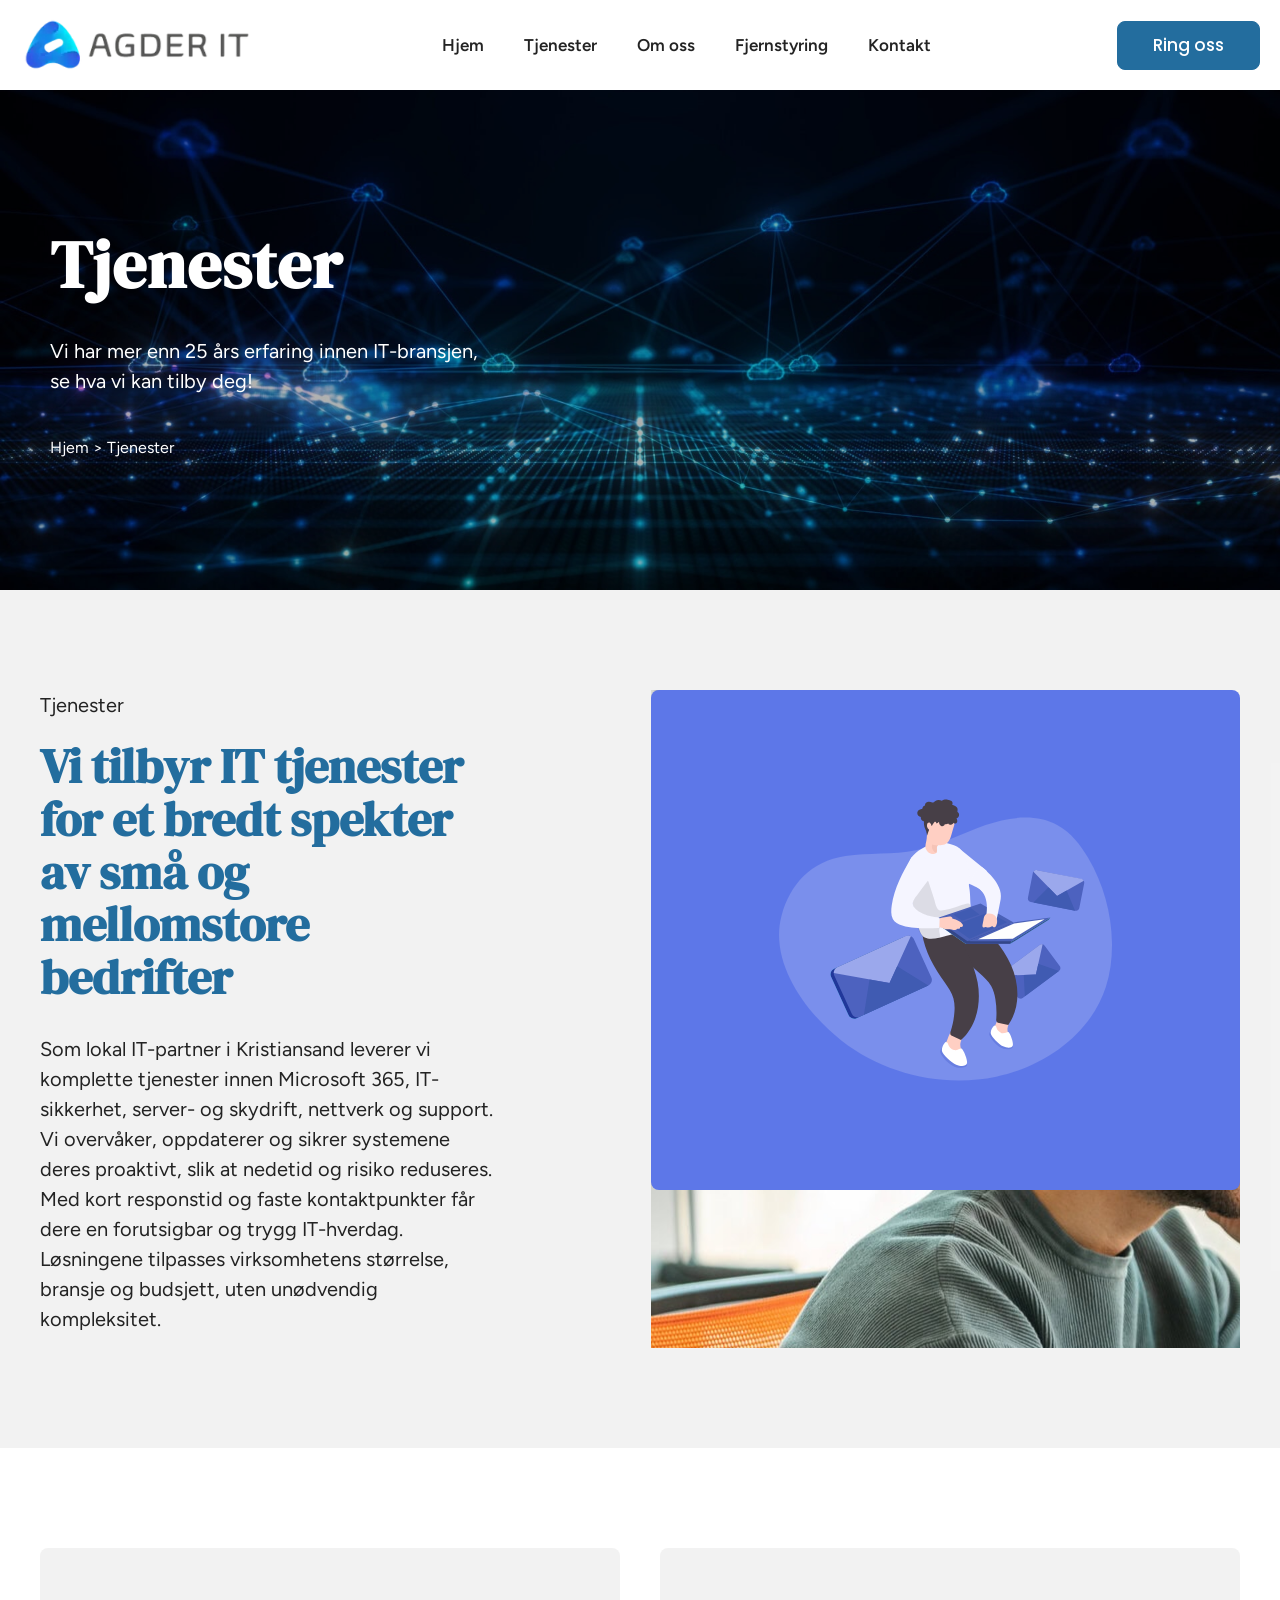
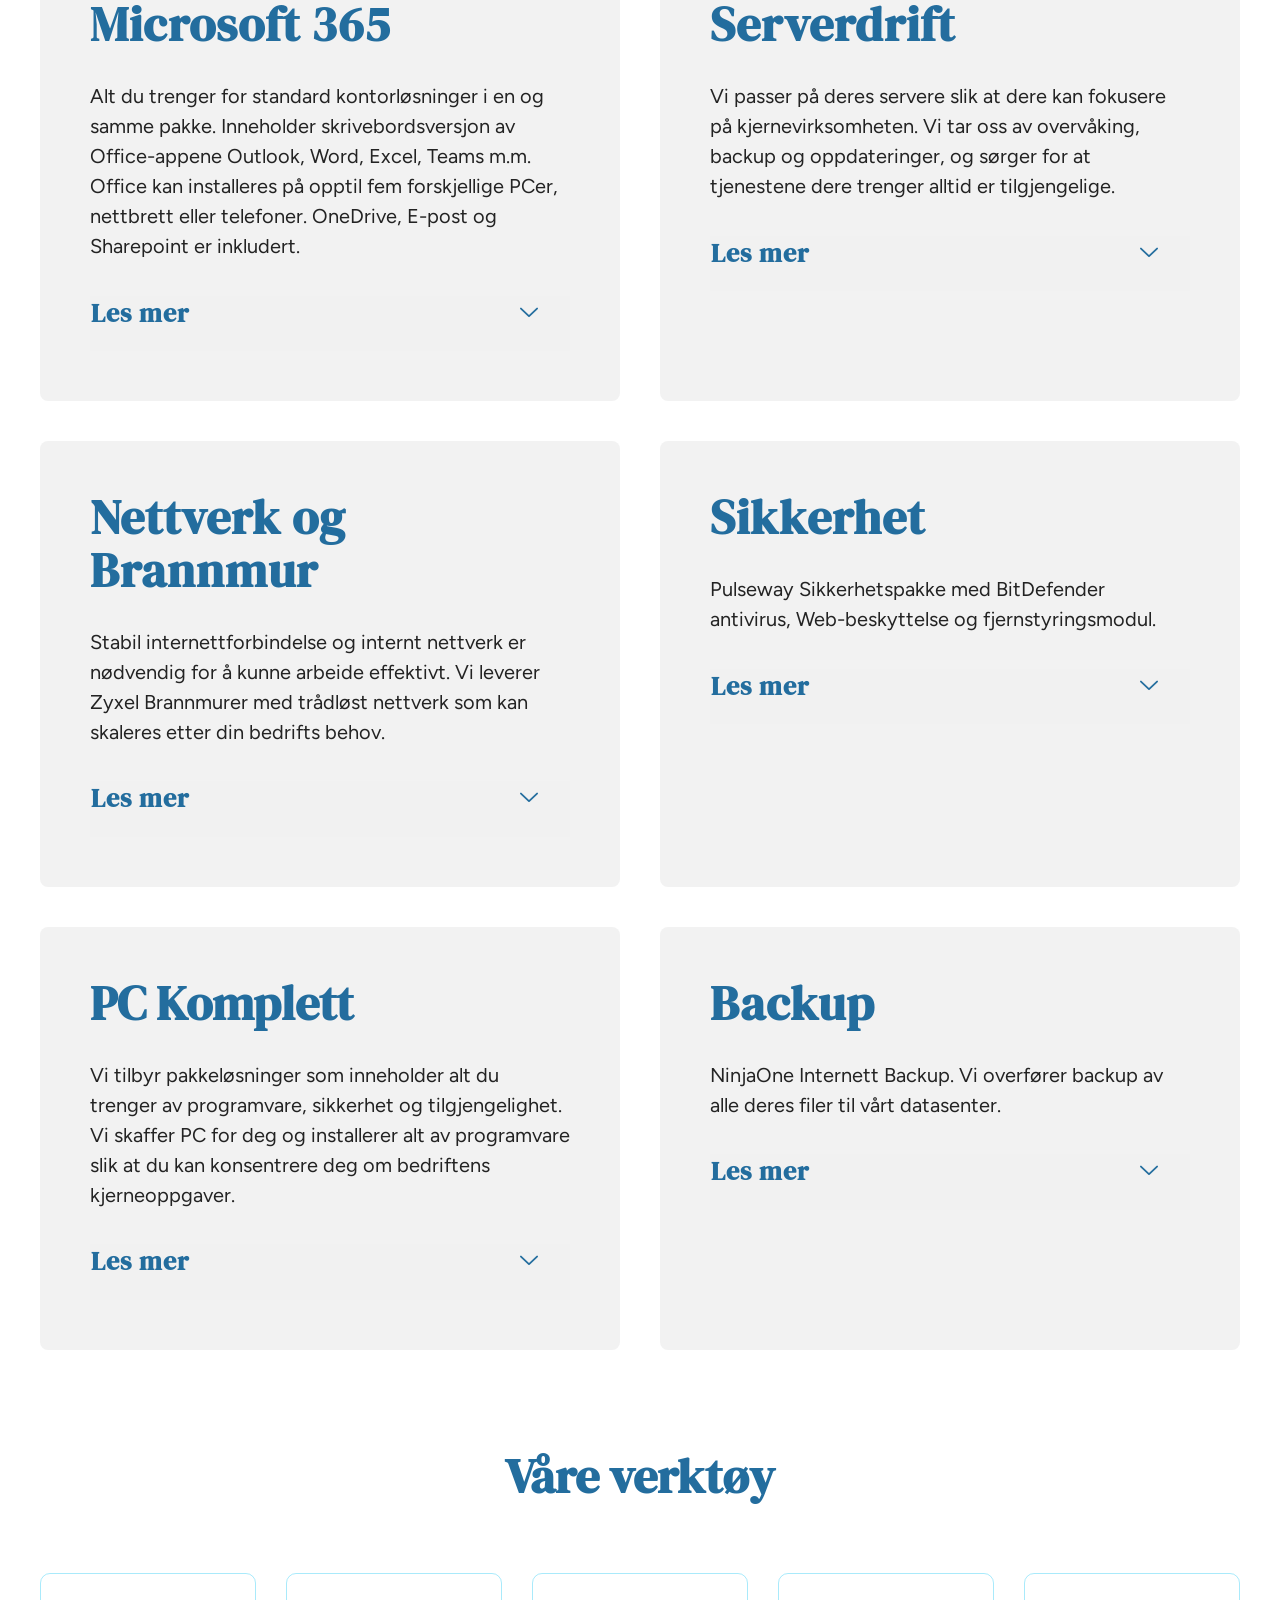
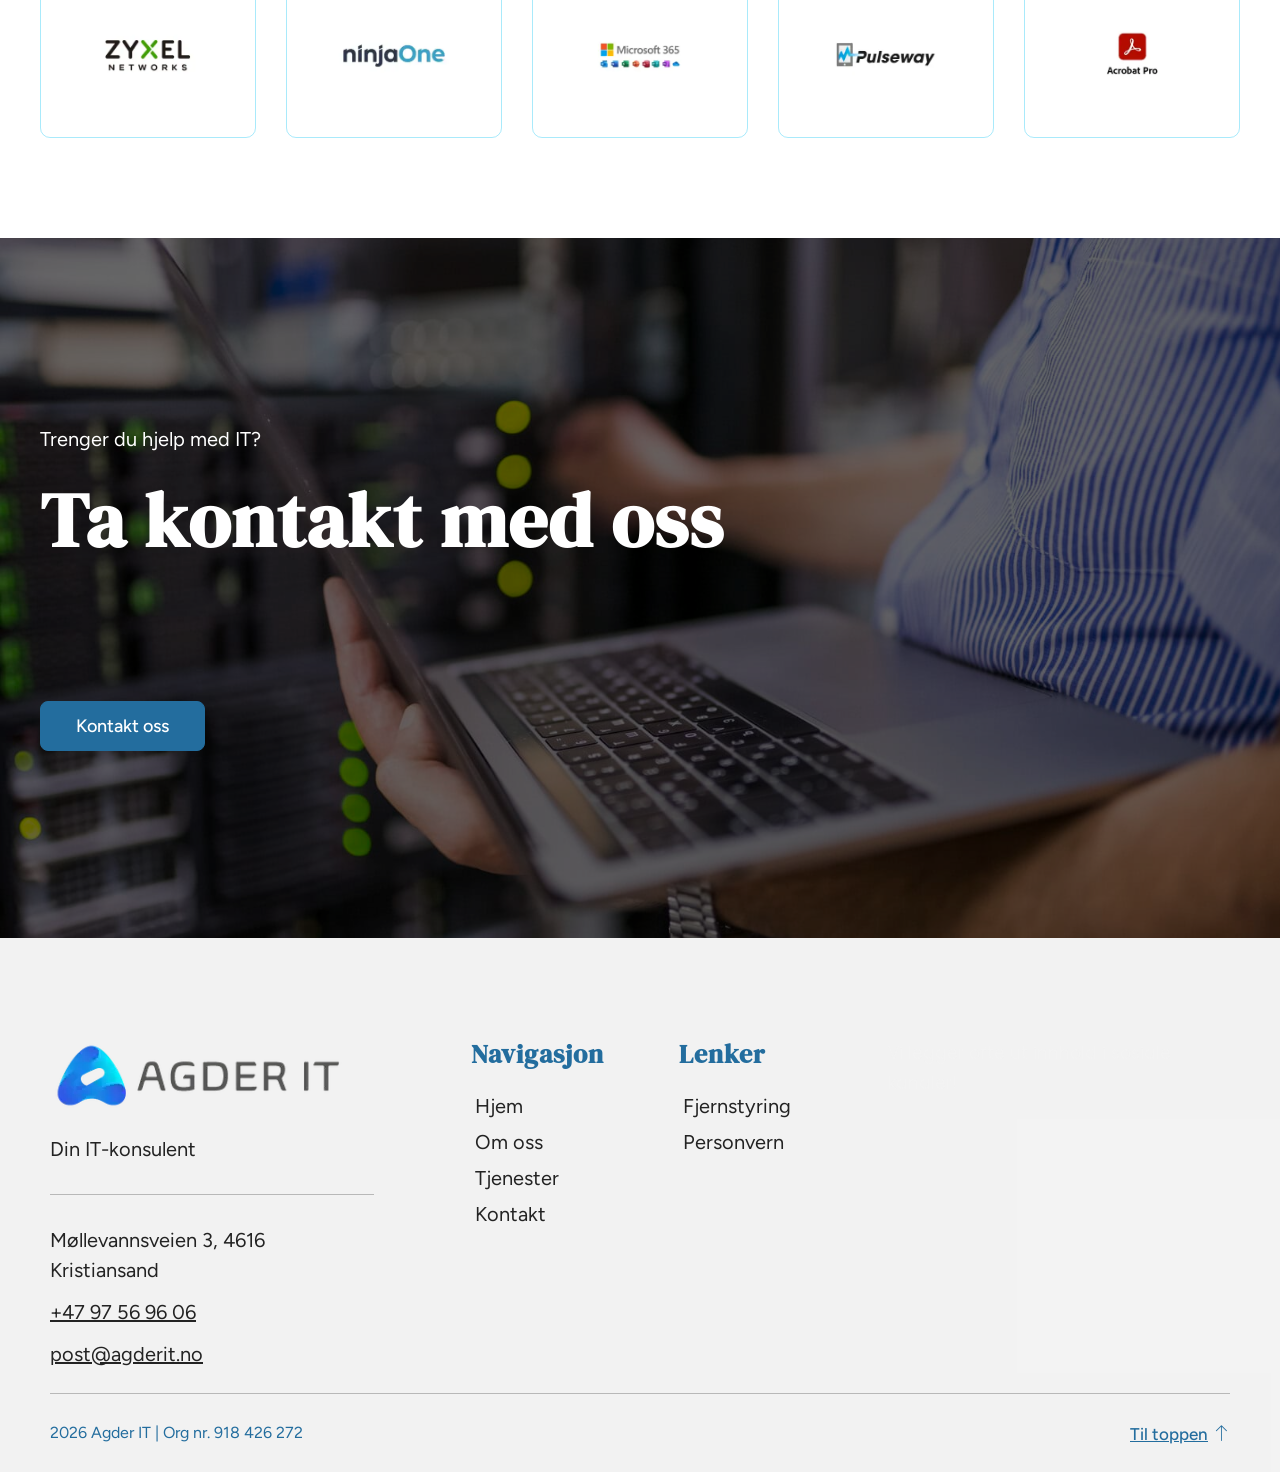
<file: tjenester/index.html>
<!doctype html>
<html lang="nb-NO">

<!-- Mirrored from agderit.no/tjenester/ by HTTrack Website Copier/3.x [XR&CO'2014], Thu, 27 Aug 2026 11:00:43 GMT -->
<!-- Added by HTTrack --><meta http-equiv="content-type" content="text/html;charset=UTF-8" /><!-- /Added by HTTrack -->
<head>
	<meta charset="UTF-8">
	<meta name="viewport" content="width=device-width, initial-scale=1">
	<link rel="profile" href="https://gmpg.org/xfn/11">
	<meta name='robots' content='index, follow, max-image-preview:large, max-snippet:-1, max-video-preview:-1' />

	<!-- This site is optimized with the Yoast SEO plugin v28.3 - https://yoast.com/product/yoast-seo-wordpress/ -->
	<title>IT-tjenester for bedrifter i Kristiansand | Agder IT</title>
	<meta name="description" content="Trygg IT-hverdag i Kristiansand: drift, sikkerhet, Microsoft 365, nettverk og backup. Rask hjelp fra fast kontaktperson hos Agder IT." />
	<link rel="canonical" href="index.html" />
	<meta property="og:locale" content="nb_NO" />
	<meta property="og:type" content="article" />
	<meta property="og:title" content="IT-tjenester for bedrifter i Kristiansand | Agder IT" />
	<meta property="og:description" content="Trygg IT-hverdag i Kristiansand: drift, sikkerhet, Microsoft 365, nettverk og backup. Rask hjelp fra fast kontaktperson hos Agder IT." />
	<meta property="og:url" content="index.html" />
	<meta property="og:site_name" content="Agder IT" />
	<meta property="article:modified_time" content="2025-12-19T12:43:23+00:00" />
	<meta property="og:image" content="../wp-content/uploads/2025/10/GettyImages-1364269973.jpg" />
	<meta property="og:image:width" content="1619" />
	<meta property="og:image:height" content="1080" />
	<meta property="og:image:type" content="image/jpeg" />
	<meta name="twitter:card" content="summary_large_image" />
	<meta name="twitter:label1" content="Est. reading time" />
	<meta name="twitter:data1" content="10 minutter" />
	<script type="application/ld+json" class="yoast-schema-graph">{"@context":"https:\/\/schema.org","@graph":[{"@type":"WebPage","@id":"https:\/\/agderit.no\/tjenester\/","url":"https:\/\/agderit.no\/tjenester\/","name":"IT-tjenester for bedrifter i Kristiansand | Agder IT","isPartOf":{"@id":"https:\/\/agderit.no\/#website"},"primaryImageOfPage":{"@id":"https:\/\/agderit.no\/tjenester\/#primaryimage"},"image":{"@id":"https:\/\/agderit.no\/tjenester\/#primaryimage"},"thumbnailUrl":"https:\/\/agderit.no\/wp-content\/uploads\/2025\/10\/GettyImages-1364269973.jpg","datePublished":"2025-10-20T04:16:11+00:00","dateModified":"2025-12-19T12:43:23+00:00","description":"Trygg IT-hverdag i Kristiansand: drift, sikkerhet, Microsoft 365, nettverk og backup. Rask hjelp fra fast kontaktperson hos Agder IT.","breadcrumb":{"@id":"https:\/\/agderit.no\/tjenester\/#breadcrumb"},"inLanguage":"nb-NO","potentialAction":[{"@type":"ReadAction","target":["https:\/\/agderit.no\/tjenester\/"]}]},{"@type":"ImageObject","inLanguage":"nb-NO","@id":"https:\/\/agderit.no\/tjenester\/#primaryimage","url":"https:\/\/agderit.no\/wp-content\/uploads\/2025\/10\/GettyImages-1364269973.jpg","contentUrl":"https:\/\/agderit.no\/wp-content\/uploads\/2025\/10\/GettyImages-1364269973.jpg","width":1619,"height":1080,"caption":"IT tjenester Agder IT - Kristiansand"},{"@type":"BreadcrumbList","@id":"https:\/\/agderit.no\/tjenester\/#breadcrumb","itemListElement":[{"@type":"ListItem","position":1,"name":"Hjem","item":"https:\/\/agderit.no\/"},{"@type":"ListItem","position":2,"name":"Tjenester"}]},{"@type":"WebSite","@id":"https:\/\/agderit.no\/#website","url":"https:\/\/agderit.no\/","name":"Agder IT","description":"","potentialAction":[{"@type":"SearchAction","target":{"@type":"EntryPoint","urlTemplate":"https:\/\/agderit.no\/?s={search_term_string}"},"query-input":{"@type":"PropertyValueSpecification","valueRequired":true,"valueName":"search_term_string"}}],"inLanguage":"nb-NO"}]}</script>
	<!-- / Yoast SEO plugin. -->


<link rel="alternate" type="application/rss+xml" title="Agder IT &raquo; strøm" href="../feed/index.html" />
<link rel="alternate" type="application/rss+xml" title="Agder IT &raquo; kommentarstrøm" href="../comments/feed/index.html" />
<link rel="alternate" title="oEmbed (JSON)" type="application/json+oembed" href="../wp-json/oembed/1.0/embed3214.json?url=https%3A%2F%2Fagderit.no%2Ftjenester%2F" />
<link rel="alternate" title="oEmbed (XML)" type="text/xml+oembed" href="../wp-json/oembed/1.0/embedaf28?url=https%3A%2F%2Fagderit.no%2Ftjenester%2F&amp;format=xml" />
<style id="wp-img-auto-sizes-contain-inline-css">
img:is([sizes=auto i],[sizes^="auto," i]){contain-intrinsic-size:3000px 1500px}
/*# sourceURL=wp-img-auto-sizes-contain-inline-css */
</style>
<link rel='stylesheet' id='gum-elementor-addon-css' href='../wp-content/plugins/gum-elementor-addon/css/style40dd.css?ver=7.0.4' media='all' />
<link rel='stylesheet' id='font-awesome-5-all-css' href='../wp-content/plugins/elementor/assets/lib/font-awesome/css/all.min9c92.css?ver=4.2.3' media='all' />
<link rel='stylesheet' id='font-awesome-4-shim-css' href='../wp-content/plugins/elementor/assets/lib/font-awesome/css/v4-shims.min9c92.css?ver=4.2.3' media='all' />
<style id="wp-emoji-styles-inline-css">

	img.wp-smiley, img.emoji {
		display: inline !important;
		border: none !important;
		box-shadow: none !important;
		height: 1em !important;
		width: 1em !important;
		margin: 0 0.07em !important;
		vertical-align: -0.1em !important;
		background: none !important;
		padding: 0 !important;
	}
/*# sourceURL=wp-emoji-styles-inline-css */
</style>
<style id="global-styles-inline-css">
:root{--wp--preset--aspect-ratio--square: 1;--wp--preset--aspect-ratio--4-3: 4/3;--wp--preset--aspect-ratio--3-4: 3/4;--wp--preset--aspect-ratio--3-2: 3/2;--wp--preset--aspect-ratio--2-3: 2/3;--wp--preset--aspect-ratio--16-9: 16/9;--wp--preset--aspect-ratio--9-16: 9/16;--wp--preset--color--black: #000000;--wp--preset--color--cyan-bluish-gray: #abb8c3;--wp--preset--color--white: #ffffff;--wp--preset--color--pale-pink: #f78da7;--wp--preset--color--vivid-red: #cf2e2e;--wp--preset--color--luminous-vivid-orange: #ff6900;--wp--preset--color--luminous-vivid-amber: #fcb900;--wp--preset--color--light-green-cyan: #7bdcb5;--wp--preset--color--vivid-green-cyan: #00d084;--wp--preset--color--pale-cyan-blue: #8ed1fc;--wp--preset--color--vivid-cyan-blue: #0693e3;--wp--preset--color--vivid-purple: #9b51e0;--wp--preset--gradient--vivid-cyan-blue-to-vivid-purple: linear-gradient(135deg,rgb(6,147,227) 0%,rgb(155,81,224) 100%);--wp--preset--gradient--light-green-cyan-to-vivid-green-cyan: linear-gradient(135deg,rgb(122,220,180) 0%,rgb(0,208,130) 100%);--wp--preset--gradient--luminous-vivid-amber-to-luminous-vivid-orange: linear-gradient(135deg,rgb(252,185,0) 0%,rgb(255,105,0) 100%);--wp--preset--gradient--luminous-vivid-orange-to-vivid-red: linear-gradient(135deg,rgb(255,105,0) 0%,rgb(207,46,46) 100%);--wp--preset--gradient--very-light-gray-to-cyan-bluish-gray: linear-gradient(135deg,rgb(238,238,238) 0%,rgb(169,184,195) 100%);--wp--preset--gradient--cool-to-warm-spectrum: linear-gradient(135deg,rgb(74,234,220) 0%,rgb(151,120,209) 20%,rgb(207,42,186) 40%,rgb(238,44,130) 60%,rgb(251,105,98) 80%,rgb(254,248,76) 100%);--wp--preset--gradient--blush-light-purple: linear-gradient(135deg,rgb(255,206,236) 0%,rgb(152,150,240) 100%);--wp--preset--gradient--blush-bordeaux: linear-gradient(135deg,rgb(254,205,165) 0%,rgb(254,45,45) 50%,rgb(107,0,62) 100%);--wp--preset--gradient--luminous-dusk: linear-gradient(135deg,rgb(255,203,112) 0%,rgb(199,81,192) 50%,rgb(65,88,208) 100%);--wp--preset--gradient--pale-ocean: linear-gradient(135deg,rgb(255,245,203) 0%,rgb(182,227,212) 50%,rgb(51,167,181) 100%);--wp--preset--gradient--electric-grass: linear-gradient(135deg,rgb(202,248,128) 0%,rgb(113,206,126) 100%);--wp--preset--gradient--midnight: linear-gradient(135deg,rgb(2,3,129) 0%,rgb(40,116,252) 100%);--wp--preset--font-size--small: 13px;--wp--preset--font-size--medium: 20px;--wp--preset--font-size--large: 36px;--wp--preset--font-size--x-large: 42px;--wp--preset--spacing--20: 0.44rem;--wp--preset--spacing--30: 0.67rem;--wp--preset--spacing--40: 1rem;--wp--preset--spacing--50: 1.5rem;--wp--preset--spacing--60: 2.25rem;--wp--preset--spacing--70: 3.38rem;--wp--preset--spacing--80: 5.06rem;--wp--preset--shadow--natural: 6px 6px 9px rgba(0, 0, 0, 0.2);--wp--preset--shadow--deep: 12px 12px 50px rgba(0, 0, 0, 0.4);--wp--preset--shadow--sharp: 6px 6px 0px rgba(0, 0, 0, 0.2);--wp--preset--shadow--outlined: 6px 6px 0px -3px rgb(255, 255, 255), 6px 6px rgb(0, 0, 0);--wp--preset--shadow--crisp: 6px 6px 0px rgb(0, 0, 0);}:root { --wp--style--global--content-size: 800px;--wp--style--global--wide-size: 1200px; }:where(body) { margin: 0; }.wp-site-blocks > .alignleft { float: left; margin-right: 2em; }.wp-site-blocks > .alignright { float: right; margin-left: 2em; }.wp-site-blocks > .aligncenter { justify-content: center; margin-left: auto; margin-right: auto; }:where(.wp-site-blocks) > * { margin-block-start: 24px; margin-block-end: 0; }:where(.wp-site-blocks) > :first-child { margin-block-start: 0; }:where(.wp-site-blocks) > :last-child { margin-block-end: 0; }:root { --wp--style--block-gap: 24px; }:root :where(.is-layout-flow) > :first-child{margin-block-start: 0;}:root :where(.is-layout-flow) > :last-child{margin-block-end: 0;}:root :where(.is-layout-flow) > *{margin-block-start: 24px;margin-block-end: 0;}:root :where(.is-layout-constrained) > :first-child{margin-block-start: 0;}:root :where(.is-layout-constrained) > :last-child{margin-block-end: 0;}:root :where(.is-layout-constrained) > *{margin-block-start: 24px;margin-block-end: 0;}:root :where(.is-layout-flex){gap: 24px;}:root :where(.is-layout-grid){gap: 24px;}.is-layout-flow > .alignleft{float: left;margin-inline-start: 0;margin-inline-end: 2em;}.is-layout-flow > .alignright{float: right;margin-inline-start: 2em;margin-inline-end: 0;}.is-layout-flow > .aligncenter{margin-left: auto !important;margin-right: auto !important;}.is-layout-constrained > .alignleft{float: left;margin-inline-start: 0;margin-inline-end: 2em;}.is-layout-constrained > .alignright{float: right;margin-inline-start: 2em;margin-inline-end: 0;}.is-layout-constrained > .aligncenter{margin-left: auto !important;margin-right: auto !important;}.is-layout-constrained > :where(:not(.alignleft):not(.alignright):not(.alignfull)){max-width: var(--wp--style--global--content-size);margin-left: auto !important;margin-right: auto !important;}.is-layout-constrained > .alignwide{max-width: var(--wp--style--global--wide-size);}body .is-layout-flex{display: flex;}.is-layout-flex{flex-wrap: wrap;align-items: center;}.is-layout-flex > :is(*, div){margin: 0;}body .is-layout-grid{display: grid;}.is-layout-grid > :is(*, div){margin: 0;}body{padding-top: 0px;padding-right: 0px;padding-bottom: 0px;padding-left: 0px;}:root :where(.wp-element-button, .wp-block-button__link){background-color: #32373c;border-width: 0;color: #fff;font-family: inherit;font-size: inherit;font-style: inherit;font-weight: inherit;letter-spacing: inherit;line-height: inherit;padding-top: calc(0.667em + 2px);padding-right: calc(1.333em + 2px);padding-bottom: calc(0.667em + 2px);padding-left: calc(1.333em + 2px);text-decoration: none;text-transform: inherit;}.has-black-color{color: var(--wp--preset--color--black) !important;}.has-cyan-bluish-gray-color{color: var(--wp--preset--color--cyan-bluish-gray) !important;}.has-white-color{color: var(--wp--preset--color--white) !important;}.has-pale-pink-color{color: var(--wp--preset--color--pale-pink) !important;}.has-vivid-red-color{color: var(--wp--preset--color--vivid-red) !important;}.has-luminous-vivid-orange-color{color: var(--wp--preset--color--luminous-vivid-orange) !important;}.has-luminous-vivid-amber-color{color: var(--wp--preset--color--luminous-vivid-amber) !important;}.has-light-green-cyan-color{color: var(--wp--preset--color--light-green-cyan) !important;}.has-vivid-green-cyan-color{color: var(--wp--preset--color--vivid-green-cyan) !important;}.has-pale-cyan-blue-color{color: var(--wp--preset--color--pale-cyan-blue) !important;}.has-vivid-cyan-blue-color{color: var(--wp--preset--color--vivid-cyan-blue) !important;}.has-vivid-purple-color{color: var(--wp--preset--color--vivid-purple) !important;}.has-black-background-color{background-color: var(--wp--preset--color--black) !important;}.has-cyan-bluish-gray-background-color{background-color: var(--wp--preset--color--cyan-bluish-gray) !important;}.has-white-background-color{background-color: var(--wp--preset--color--white) !important;}.has-pale-pink-background-color{background-color: var(--wp--preset--color--pale-pink) !important;}.has-vivid-red-background-color{background-color: var(--wp--preset--color--vivid-red) !important;}.has-luminous-vivid-orange-background-color{background-color: var(--wp--preset--color--luminous-vivid-orange) !important;}.has-luminous-vivid-amber-background-color{background-color: var(--wp--preset--color--luminous-vivid-amber) !important;}.has-light-green-cyan-background-color{background-color: var(--wp--preset--color--light-green-cyan) !important;}.has-vivid-green-cyan-background-color{background-color: var(--wp--preset--color--vivid-green-cyan) !important;}.has-pale-cyan-blue-background-color{background-color: var(--wp--preset--color--pale-cyan-blue) !important;}.has-vivid-cyan-blue-background-color{background-color: var(--wp--preset--color--vivid-cyan-blue) !important;}.has-vivid-purple-background-color{background-color: var(--wp--preset--color--vivid-purple) !important;}.has-black-border-color{border-color: var(--wp--preset--color--black) !important;}.has-cyan-bluish-gray-border-color{border-color: var(--wp--preset--color--cyan-bluish-gray) !important;}.has-white-border-color{border-color: var(--wp--preset--color--white) !important;}.has-pale-pink-border-color{border-color: var(--wp--preset--color--pale-pink) !important;}.has-vivid-red-border-color{border-color: var(--wp--preset--color--vivid-red) !important;}.has-luminous-vivid-orange-border-color{border-color: var(--wp--preset--color--luminous-vivid-orange) !important;}.has-luminous-vivid-amber-border-color{border-color: var(--wp--preset--color--luminous-vivid-amber) !important;}.has-light-green-cyan-border-color{border-color: var(--wp--preset--color--light-green-cyan) !important;}.has-vivid-green-cyan-border-color{border-color: var(--wp--preset--color--vivid-green-cyan) !important;}.has-pale-cyan-blue-border-color{border-color: var(--wp--preset--color--pale-cyan-blue) !important;}.has-vivid-cyan-blue-border-color{border-color: var(--wp--preset--color--vivid-cyan-blue) !important;}.has-vivid-purple-border-color{border-color: var(--wp--preset--color--vivid-purple) !important;}.has-vivid-cyan-blue-to-vivid-purple-gradient-background{background: var(--wp--preset--gradient--vivid-cyan-blue-to-vivid-purple) !important;}.has-light-green-cyan-to-vivid-green-cyan-gradient-background{background: var(--wp--preset--gradient--light-green-cyan-to-vivid-green-cyan) !important;}.has-luminous-vivid-amber-to-luminous-vivid-orange-gradient-background{background: var(--wp--preset--gradient--luminous-vivid-amber-to-luminous-vivid-orange) !important;}.has-luminous-vivid-orange-to-vivid-red-gradient-background{background: var(--wp--preset--gradient--luminous-vivid-orange-to-vivid-red) !important;}.has-very-light-gray-to-cyan-bluish-gray-gradient-background{background: var(--wp--preset--gradient--very-light-gray-to-cyan-bluish-gray) !important;}.has-cool-to-warm-spectrum-gradient-background{background: var(--wp--preset--gradient--cool-to-warm-spectrum) !important;}.has-blush-light-purple-gradient-background{background: var(--wp--preset--gradient--blush-light-purple) !important;}.has-blush-bordeaux-gradient-background{background: var(--wp--preset--gradient--blush-bordeaux) !important;}.has-luminous-dusk-gradient-background{background: var(--wp--preset--gradient--luminous-dusk) !important;}.has-pale-ocean-gradient-background{background: var(--wp--preset--gradient--pale-ocean) !important;}.has-electric-grass-gradient-background{background: var(--wp--preset--gradient--electric-grass) !important;}.has-midnight-gradient-background{background: var(--wp--preset--gradient--midnight) !important;}.has-small-font-size{font-size: var(--wp--preset--font-size--small) !important;}.has-medium-font-size{font-size: var(--wp--preset--font-size--medium) !important;}.has-large-font-size{font-size: var(--wp--preset--font-size--large) !important;}.has-x-large-font-size{font-size: var(--wp--preset--font-size--x-large) !important;}
:root :where(.wp-block-icon svg){width: 24px;}
:root :where(.wp-block-pullquote){font-size: 1.5em;line-height: 1.6;}
/*# sourceURL=global-styles-inline-css */
</style>
<link rel='stylesheet' id='text-editor-style-css' href='../wp-content/plugins/metform/public/assets/css/text-editorae82.css?ver=4.2.0' media='all' />
<link rel='stylesheet' id='hello-elementor-css' href='../wp-content/themes/hello-elementor/assets/css/reset08cb.css?ver=3.4.9' media='all' />
<link rel='stylesheet' id='hello-elementor-theme-style-css' href='../wp-content/themes/hello-elementor/assets/css/theme08cb.css?ver=3.4.9' media='all' />
<link rel='stylesheet' id='elementor-frontend-css' href='../wp-content/plugins/elementor/assets/css/frontend.min9c92.css?ver=4.2.3' media='all' />
<link rel='stylesheet' id='widget-image-css' href='../wp-content/plugins/elementor/assets/css/widget-image.min9c92.css?ver=4.2.3' media='all' />
<link rel='stylesheet' id='widget-nav-menu-css' href='../wp-content/plugins/elementor-pro/assets/css/widget-nav-menu.min3a05.css?ver=4.2.2' media='all' />
<link rel='stylesheet' id='widget-divider-css' href='../wp-content/plugins/elementor/assets/css/widget-divider.min9c92.css?ver=4.2.3' media='all' />
<link rel='stylesheet' id='widget-icon-list-css' href='../wp-content/plugins/elementor/assets/css/widget-icon-list.min9c92.css?ver=4.2.3' media='all' />
<link rel='stylesheet' id='widget-heading-css' href='../wp-content/plugins/elementor/assets/css/widget-heading.min9c92.css?ver=4.2.3' media='all' />
<link rel='stylesheet' id='widget-social-icons-css' href='../wp-content/plugins/elementor/assets/css/widget-social-icons.min9c92.css?ver=4.2.3' media='all' />
<link rel='stylesheet' id='e-apple-webkit-css' href='../wp-content/plugins/elementor/assets/css/conditionals/apple-webkit.min9c92.css?ver=4.2.3' media='all' />
<link rel='stylesheet' id='elementor-post-13-css' href='../wp-content/uploads/elementor/css/post-1384ce.css?ver=1787684247' media='all' /><link rel='stylesheet' id='widget-breadcrumbs-css' href='../wp-content/plugins/elementor-pro/assets/css/widget-breadcrumbs.min3a05.css?ver=4.2.2' media='all' />
<link rel='stylesheet' id='ekit-widget-common-css' href='../wp-content/plugins/elementskit-lite/widgets/init/assets/css/common05da.css?ver=4.0.2' media='all' />
<link rel='stylesheet' id='ekit-accordion-css' href='../wp-content/plugins/elementskit-lite/widgets/init/assets/css/accordion05da.css?ver=4.0.2' media='all' />
<link rel='stylesheet' id='e-animation-fadeIn-css' href='../wp-content/plugins/elementor/assets/lib/animations/styles/fadeIn.min9c92.css?ver=4.2.3' media='all' />
<link rel='stylesheet' id='elementor-post-145-css' href='../wp-content/uploads/elementor/css/post-145c015.css?ver=1787684296' media='all' />
<link rel='stylesheet' id='elementor-post-167-css' href='../wp-content/uploads/elementor/css/post-1679a62.css?ver=1787684248' media='all' />
<link rel='stylesheet' id='elementor-post-168-css' href='../wp-content/uploads/elementor/css/post-1689a62.css?ver=1787684248' media='all' />
<link rel='stylesheet' id='ekit-nav-menu-css' href='../wp-content/plugins/elementskit-lite/widgets/init/assets/css/nav-menu05da.css?ver=4.0.2' media='all' />
<link rel='stylesheet' id='ekit-header-info-css' href='../wp-content/plugins/elementskit-lite/widgets/init/assets/css/header-info05da.css?ver=4.0.2' media='all' />
<link rel='stylesheet' id='elementor-gf-dmserifdisplay-css' href='https://fonts.googleapis.com/css?family=DM+Serif+Display:100,100italic,200,200italic,300,300italic,400,400italic,500,500italic,600,600italic,700,700italic,800,800italic,900,900italic&amp;display=swap' media='all' />
<link rel='stylesheet' id='elementor-gf-figtree-css' href='https://fonts.googleapis.com/css?family=Figtree:100,100italic,200,200italic,300,300italic,400,400italic,500,500italic,600,600italic,700,700italic,800,800italic,900,900italic&amp;display=swap' media='all' />
<link rel='stylesheet' id='elementor-gf-rethinksans-css' href='https://fonts.googleapis.com/css?family=Rethink+Sans:100,100italic,200,200italic,300,300italic,400,400italic,500,500italic,600,600italic,700,700italic,800,800italic,900,900italic&amp;display=swap' media='all' />
<link rel='stylesheet' id='elementor-gf-overpass-css' href='https://fonts.googleapis.com/css?family=Overpass:100,100italic,200,200italic,300,300italic,400,400italic,500,500italic,600,600italic,700,700italic,800,800italic,900,900italic&amp;display=swap' media='all' />
<link rel='stylesheet' id='elementor-gf-poppins-css' href='https://fonts.googleapis.com/css?family=Poppins:100,100italic,200,200italic,300,300italic,400,400italic,500,500italic,600,600italic,700,700italic,800,800italic,900,900italic&amp;display=swap' media='all' />
<link rel='stylesheet' id='elementor-icons-ekiticons-css' href='../wp-content/plugins/elementskit-lite/modules/elementskit-icon-pack/assets/css/ekiticons05da.css?ver=4.0.2' media='all' />
<script type='text/javascript'>
		var elementskit = {
			resturl: 'https://agderit.no/wp-json/elementskit/v1/',
		}

		</script><script id="font-awesome-4-shim-js" src="../wp-content/plugins/elementor/assets/lib/font-awesome/js/v4-shims.min9c92.js?ver=4.2.3"></script>
<script>
document.addEventListener('DOMContentLoaded', function () {
  var menuBtn = document.querySelector('.elementor-menu-toggle');
  var menuDropdown = document.querySelector('.elementor-nav-menu--dropdown');
  var openIcon = document.querySelector('.elementor-menu-toggle__icon--open');
  var closeIcon = document.querySelector('.elementor-menu-toggle__icon--close');
  var siteHeaderEl = document.getElementById('site-header') || (menuBtn && menuBtn.closest('header'));
  if (menuBtn && menuDropdown) {
    menuBtn.addEventListener('click', function () {
      var opening = menuDropdown.style.display !== 'block';
      if (opening) {
        var rect = (siteHeaderEl || menuBtn).getBoundingClientRect();
        menuDropdown.style.position = 'fixed';
        menuDropdown.style.top = rect.bottom + 'px';
        menuDropdown.style.left = '0';
        menuDropdown.style.right = '0';
        menuDropdown.style.width = 'auto';
        menuDropdown.style.display = 'block';
        menuDropdown.style.setProperty('max-height', 'calc(100vh - ' + rect.bottom + 'px)', 'important');
        menuDropdown.style.setProperty('overflow-y', 'auto', 'important');
        menuDropdown.style.setProperty('transform', 'none', 'important');
        menuDropdown.style.setProperty('margin-top', '0', 'important');
        menuDropdown.setAttribute('aria-hidden', 'false');
        menuBtn.setAttribute('aria-expanded', 'true');
        if (openIcon) openIcon.style.display = 'none';
        if (closeIcon) closeIcon.style.display = 'block';
      } else {
        menuDropdown.style.display = 'none';
        menuDropdown.style.removeProperty('max-height');
        menuDropdown.style.removeProperty('overflow-y');
        menuDropdown.style.removeProperty('transform');
        menuDropdown.style.removeProperty('margin-top');
        menuDropdown.setAttribute('aria-hidden', 'true');
        menuBtn.setAttribute('aria-expanded', 'false');
        if (openIcon) openIcon.style.display = 'block';
        if (closeIcon) closeIcon.style.display = 'none';
      }
    });
  }

  document.querySelectorAll('.ekit-accordion--toggler').forEach(function (toggler) {
    toggler.addEventListener('click', function (e) {
      e.preventDefault();
      var targetId = (toggler.getAttribute('data-target') || '').replace('#', '');
      var target = targetId ? document.getElementById(targetId) : null;
      if (!target) return;
      var isOpen = target.classList.contains('show');
      target.classList.toggle('show', !isOpen);
      toggler.classList.toggle('collapsed', isOpen);
      toggler.setAttribute('aria-expanded', String(!isOpen));
    });
  });

  var swiperEl = document.querySelector('#testimonials-slider .swiper');
  if (swiperEl && window.Swiper) {
    swiperEl.querySelectorAll('img.swiper-lazy[data-src]').forEach(function (img) {
      img.src = img.getAttribute('data-src');
      img.classList.remove('swiper-lazy');
      var preloader = img.nextElementSibling;
      if (preloader && preloader.classList.contains('swiper-lazy-preloader')) preloader.remove();
    });
    new Swiper(swiperEl, {
      slidesPerView: 1,
      spaceBetween: 10,
      loop: true,
      speed: 500,
      pagination: { el: swiperEl.querySelector('.swiper-pagination'), type: 'fraction' },
      breakpoints: { 768: { slidesPerView: 2, spaceBetween: 50 } }
    });
  }
});
</script>
<link rel="https://api.w.org/" href="../wp-json/index.html" /><link rel="alternate" title="JSON" type="application/json" href="../wp-json/wp/v2/pages/145.json" /><link rel="EditURI" type="application/rsd+xml" title="RSD" href="../xmlrpc0db0.html?rsd" />
<link rel='shortlink' href='../indexbe3b.html?p=145' />
<meta name="generator" content="Elementor 4.2.3; features: e_font_icon_svg, additional_custom_breakpoints; settings: css_print_method-external, google_font-enabled, font_display-swap">
			<style>
				.e-con.e-parent:nth-of-type(n+4):not(.e-lazyloaded):not(.e-no-lazyload),
				.e-con.e-parent:nth-of-type(n+4):not(.e-lazyloaded):not(.e-no-lazyload) * {
					background-image: none !important;
				}
				@media screen and (max-height: 1024px) {
					.e-con.e-parent:nth-of-type(n+3):not(.e-lazyloaded):not(.e-no-lazyload),
					.e-con.e-parent:nth-of-type(n+3):not(.e-lazyloaded):not(.e-no-lazyload) * {
						background-image: none !important;
					}
				}
				@media screen and (max-height: 640px) {
					.e-con.e-parent:nth-of-type(n+2):not(.e-lazyloaded):not(.e-no-lazyload),
					.e-con.e-parent:nth-of-type(n+2):not(.e-lazyloaded):not(.e-no-lazyload) * {
						background-image: none !important;
					}
				}
			</style>
						<meta name="theme-color" content="#FFFFFF">
			<link rel="icon" href="../wp-content/uploads/2025/10/cropped-Agder-it-logo-1-32x32.webp" sizes="32x32" />
<link rel="icon" href="../wp-content/uploads/2025/10/cropped-Agder-it-logo-1-192x192.webp" sizes="192x192" />
<link rel="apple-touch-icon" href="../wp-content/uploads/2025/10/cropped-Agder-it-logo-1-180x180.webp" />
<meta name="msapplication-TileImage" content="../wp-content/uploads/2025/10/cropped-Agder-it-logo-1-270x270.webp" />
</head>
<body class="wp-singular page-template-default page page-id-145 wp-embed-responsive wp-theme-hello-elementor hello-elementor-default elementor-default elementor-kit-13 elementor-page elementor-page-145">


<a class="skip-link screen-reader-text" href="#content">Skip to content</a>

		<header data-elementor-type="header" data-elementor-id="167" class="elementor elementor-167 elementor-location-header" data-elementor-post-type="elementor_library">
			<div class="elementor-element elementor-element-0c12f04 e-flex e-con-boxed e-con e-parent" data-id="0c12f04" data-element_type="container" data-e-type="container">
					<div class="e-con-inner">
				<div class="elementor-element elementor-element-261f044 elementor-widget elementor-widget-html" data-id="261f044" data-element_type="widget" data-e-type="widget" data-widget_type="html.default">
					<style>


#site-header { position: relative;
 background: #ffffff!important;
  transition:  padding 200ms ease;
  padding-top: 0;           }


#site-header.is-sticky {
  position: fixed;
  top: 0; left: 0; right: 0;
  z-index: 9999;
  padding-top: 10px;
  background: #ffffff!important;
  box-shadow: 0 4px 12px rgba(0, 0, 0, 0.08);
}






    
</style>




<script>
document.addEventListener('DOMContentLoaded', () => {
  const header = document.getElementById('site-header');
  const hero = document.getElementById('hero');
  if (!header || !hero) return;

  const contentAfterHero = hero.nextElementSibling;
  const mq = window.matchMedia('(max-width: 767px)');

  function setSticky(on){
    header.classList.toggle('is-sticky', on);
    if (contentAfterHero){
      contentAfterHero.style.paddingTop = on ? header.offsetHeight + 'px' : '';
    }
  }

  function checkSticky(){
    if (mq.matches) { setSticky(false); return; }
    setSticky(hero.getBoundingClientRect().bottom <= 0);
  }

  window.addEventListener('scroll', checkSticky, { passive: true });
  window.addEventListener('resize', checkSticky, { passive: true });
  if (mq.addEventListener) mq.addEventListener('change', checkSticky);
  else mq.addListener(checkSticky);

  checkSticky();
});





</script>
				</div>
					</div>
				</div>
		<div class="elementor-element elementor-element-62a1a27b e-flex e-con-boxed e-con e-parent" data-id="62a1a27b" data-element_type="container" data-e-type="container" id="site-header" data-settings="{&quot;background_background&quot;:&quot;classic&quot;,&quot;position&quot;:&quot;absolute&quot;}">
					<div class="e-con-inner">
		<div class="elementor-element elementor-element-5199a8b7 e-con-full e-flex e-con e-child" data-id="5199a8b7" data-element_type="container" data-e-type="container" data-settings="{&quot;background_background&quot;:&quot;classic&quot;}">
				<div class="elementor-element elementor-element-2ca4e644 elementor-widget__width-auto elementor-widget-mobile__width-initial elementor-widget elementor-widget-image" data-id="2ca4e644" data-element_type="widget" data-e-type="widget" data-widget_type="image.default">
																<a href="../index.html">
							<img width="300" height="76" src="../wp-content/uploads/2025/10/Agder-it-logo-1-300x76.webp" class="attachment-medium size-medium wp-image-143" alt="Agder IT logo" srcset="../wp-content/uploads/2025/10/Agder-it-logo-1-300x76.webp 300w, ../wp-content/uploads/2025/10/Agder-it-logo-1.webp 320w" sizes="(max-width: 300px) 100vw, 300px" />								</a>
															</div>
				<div class="elementor-element elementor-element-d8d0bde elementor-nav-menu__align-center elementor-nav-menu--stretch elementor-nav-menu--dropdown-tablet elementor-nav-menu__text-align-aside elementor-nav-menu--toggle elementor-nav-menu--burger elementor-widget elementor-widget-nav-menu" data-id="d8d0bde" data-element_type="widget" data-e-type="widget" data-settings="{&quot;full_width&quot;:&quot;stretch&quot;,&quot;layout&quot;:&quot;horizontal&quot;,&quot;submenu_icon&quot;:{&quot;value&quot;:&quot;&lt;svg aria-hidden=\&quot;true\&quot; class=\&quot;e-font-icon-svg e-fas-caret-down\&quot; viewBox=\&quot;0 0 320 512\&quot; xmlns=\&quot;http:\/\/www.w3.org\/2000\/svg\&quot;&gt;&lt;path d=\&quot;M31.3 192h257.3c17.8 0 26.7 21.5 14.1 34.1L174.1 354.8c-7.8 7.8-20.5 7.8-28.3 0L17.2 226.1C4.6 213.5 13.5 192 31.3 192z\&quot;&gt;&lt;\/path&gt;&lt;\/svg&gt;&quot;,&quot;library&quot;:&quot;fa-solid&quot;},&quot;toggle&quot;:&quot;burger&quot;}" data-widget_type="nav-menu.default">
								<nav aria-label="Meny" class="elementor-nav-menu--main elementor-nav-menu__container elementor-nav-menu--layout-horizontal e--pointer-none">
				<ul id="menu-1-d8d0bde" class="elementor-nav-menu"><li class="menu-item menu-item-type-post_type menu-item-object-page menu-item-home menu-item-166"><a href="../index.html" class="elementor-item">Hjem</a></li>
<li class="menu-item menu-item-type-post_type menu-item-object-page current-menu-item page_item page-item-145 current_page_item menu-item-165"><a href="index.html" aria-current="page" class="elementor-item elementor-item-active">Tjenester</a></li>
<li class="menu-item menu-item-type-post_type menu-item-object-page menu-item-164"><a href="../om-oss/index.html" class="elementor-item">Om oss</a></li>
<li class="menu-item menu-item-type-custom menu-item-object-custom menu-item-170"><a href="https://agderit.pulseway.com/installer?type=windows_agent_x64&secret=8b4c3c46e7a24b3997a4a21a5daefad9" class="elementor-item">Fjernstyring</a></li>
<li class="menu-item menu-item-type-post_type menu-item-object-page menu-item-163"><a href="../kontakt/index.html" class="elementor-item">Kontakt</a></li>
</ul>			</nav>
					<div class="elementor-menu-toggle" role="button" tabindex="0" aria-label="Menu Toggle" aria-expanded="false">
			<svg aria-hidden="true" role="presentation" class="elementor-menu-toggle__icon--open e-font-icon-svg e-eicon-menu-bar" viewBox="0 0 1000 1000" xmlns="http://www.w3.org/2000/svg"><path d="M104 333H896C929 333 958 304 958 271S929 208 896 208H104C71 208 42 237 42 271S71 333 104 333ZM104 583H896C929 583 958 554 958 521S929 458 896 458H104C71 458 42 487 42 521S71 583 104 583ZM104 833H896C929 833 958 804 958 771S929 708 896 708H104C71 708 42 737 42 771S71 833 104 833Z"></path></svg><svg aria-hidden="true" role="presentation" class="elementor-menu-toggle__icon--close e-font-icon-svg e-eicon-close" viewBox="0 0 1000 1000" xmlns="http://www.w3.org/2000/svg"><path d="M742 167L500 408 258 167C246 154 233 150 217 150 196 150 179 158 167 167 154 179 150 196 150 212 150 229 154 242 171 254L408 500 167 742C138 771 138 800 167 829 196 858 225 858 254 829L496 587 738 829C750 842 767 846 783 846 800 846 817 842 829 829 842 817 846 804 846 783 846 767 842 750 829 737L588 500 833 258C863 229 863 200 833 171 804 137 775 137 742 167Z"></path></svg>		</div>
					<nav class="elementor-nav-menu--dropdown elementor-nav-menu__container" aria-hidden="true">
				<ul id="menu-2-d8d0bde" class="elementor-nav-menu"><li class="menu-item menu-item-type-post_type menu-item-object-page menu-item-home menu-item-166"><a href="../index.html" class="elementor-item" tabindex="-1">Hjem</a></li>
<li class="menu-item menu-item-type-post_type menu-item-object-page current-menu-item page_item page-item-145 current_page_item menu-item-165"><a href="index.html" aria-current="page" class="elementor-item elementor-item-active" tabindex="-1">Tjenester</a></li>
<li class="menu-item menu-item-type-post_type menu-item-object-page menu-item-164"><a href="../om-oss/index.html" class="elementor-item" tabindex="-1">Om oss</a></li>
<li class="menu-item menu-item-type-custom menu-item-object-custom menu-item-170"><a href="https://agderit.pulseway.com/installer?type=windows_agent_x64&secret=8b4c3c46e7a24b3997a4a21a5daefad9" class="elementor-item" tabindex="-1">Fjernstyring</a></li>
<li class="menu-item menu-item-type-post_type menu-item-object-page menu-item-163"><a href="../kontakt/index.html" class="elementor-item" tabindex="-1">Kontakt</a></li>
</ul>			</nav>
						</div>
				<div class="elementor-element elementor-element-7f6ab6a3 elementor-align-right elementor-tablet-align-center elementor-mobile-align-center elementor-widget__width-auto elementor-hidden-mobile elementor-hidden-tablet elementor-widget elementor-widget-button" data-id="7f6ab6a3" data-element_type="widget" data-e-type="widget" data-settings="{&quot;_animation&quot;:&quot;none&quot;}" data-widget_type="button.default">
										<a class="elementor-button elementor-button-link elementor-size-sm" href="tel:+47%2097%2056%2096%2006">
						<span class="elementor-button-content-wrapper">
									<span class="elementor-button-text">Ring oss</span>
					</span>
					</a>
								</div>
				</div>
					</div>
				</div>
				</header>
		
<main id="content" class="site-main post-145 page type-page status-publish has-post-thumbnail hentry">

	
	<div class="page-content">
				<div data-elementor-type="wp-page" data-elementor-id="145" class="elementor elementor-145" data-elementor-post-type="page">
				<div class="elementor-element elementor-element-5a3d6a8 e-con-full e-flex e-con e-parent" data-id="5a3d6a8" data-element_type="container" data-e-type="container" data-settings="{&quot;background_background&quot;:&quot;classic&quot;}">
		<div class="elementor-element elementor-element-0ae57b8 e-flex e-con-boxed e-con e-child" data-id="0ae57b8" data-element_type="container" data-e-type="container">
					<div class="e-con-inner">
				<div class="elementor-element elementor-element-e7b6c36 elementor-widget__width-initial elementor-widget elementor-widget-heading" data-id="e7b6c36" data-element_type="widget" data-e-type="widget" data-widget_type="heading.default">
					<h1 class="elementor-heading-title elementor-size-default">Tjenester</h1>				</div>
				<div class="elementor-element elementor-element-f7c6403 elementor-widget__width-initial elementor-widget elementor-widget-text-editor" data-id="f7c6403" data-element_type="widget" data-e-type="widget" data-widget_type="text-editor.default">
									<p>Vi har mer enn 25 års erfaring innen IT-bransjen, se hva vi kan tilby deg!</p>								</div>
				<div class="elementor-element elementor-element-ea1adda elementor-widget elementor-widget-breadcrumbs" data-id="ea1adda" data-element_type="widget" data-e-type="widget" data-widget_type="breadcrumbs.default">
					<p id="breadcrumbs"><span><span><a href="../index.html">Hjem</a></span> &gt; <span class="breadcrumb_last" aria-current="page">Tjenester</span></span></p>				</div>
					</div>
				</div>
				</div>
		<div class="elementor-element elementor-element-99989c0 e-flex e-con-boxed e-con e-parent" data-id="99989c0" data-element_type="container" data-e-type="container" data-settings="{&quot;background_background&quot;:&quot;classic&quot;}">
					<div class="e-con-inner">
		<div class="elementor-element elementor-element-c65bb6b e-con-full e-flex e-con e-child" data-id="c65bb6b" data-element_type="container" data-e-type="container" data-settings="{&quot;background_background&quot;:&quot;classic&quot;}">
				<div class="elementor-element elementor-element-aed559e animated-slow elementor-widget elementor-widget-image" data-id="aed559e" data-element_type="widget" data-e-type="widget" data-settings="{&quot;_animation&quot;:&quot;none&quot;}" data-widget_type="image.default">
															<img fetchpriority="high" decoding="async" width="800" height="450" src="../wp-content/uploads/2025/10/6436088e6c76ca9c6ce835ec_Blog-3-1.svg" class="attachment-large size-large wp-image-116" alt="" />															</div>
				</div>
		<div class="elementor-element elementor-element-b9093da e-con-full e-flex e-con e-child" data-id="b9093da" data-element_type="container" data-e-type="container">
				<div class="elementor-element elementor-element-29e5127 elementor-widget elementor-widget-text-editor" data-id="29e5127" data-element_type="widget" data-e-type="widget" data-widget_type="text-editor.default">
									Tjenester								</div>
				<div class="elementor-element elementor-element-ba195aa elementor-widget elementor-widget-heading" data-id="ba195aa" data-element_type="widget" data-e-type="widget" data-settings="{&quot;_animation&quot;:&quot;none&quot;,&quot;_animation_delay&quot;:200}" data-widget_type="heading.default">
					<h2 class="elementor-heading-title elementor-size-default">Vi tilbyr IT tjenester for et bredt spekter av små og mellomstore bedrifter</h2>				</div>
				<div class="elementor-element elementor-element-144fb98 elementor-widget__width-auto elementor-widget elementor-widget-text-editor" data-id="144fb98" data-element_type="widget" data-e-type="widget" data-settings="{&quot;_animation&quot;:&quot;none&quot;,&quot;_animation_delay&quot;:400}" data-widget_type="text-editor.default">
									<p>Som lokal IT-partner i Kristiansand leverer vi komplette tjenester innen Microsoft 365, IT-sikkerhet, server- og skydrift, nettverk og support. Vi overvåker, oppdaterer og sikrer systemene deres proaktivt, slik at nedetid og risiko reduseres. Med kort responstid og faste kontaktpunkter får dere en forutsigbar og trygg IT-hverdag. Løsningene tilpasses virksomhetens størrelse, bransje og budsjett, uten unødvendig kompleksitet.</p>								</div>
				</div>
					</div>
				</div>
		<div class="elementor-element elementor-element-2ca5177 e-flex e-con-boxed e-con e-parent" data-id="2ca5177" data-element_type="container" data-e-type="container" data-settings="{&quot;background_background&quot;:&quot;classic&quot;}">
					<div class="e-con-inner">
		<div class="elementor-element elementor-element-9bf67cf e-con-full e-flex e-con e-child" data-id="9bf67cf" data-element_type="container" data-e-type="container" data-settings="{&quot;background_background&quot;:&quot;classic&quot;}">
				<div class="elementor-element elementor-element-29a034a elementor-widget elementor-widget-heading" data-id="29a034a" data-element_type="widget" data-e-type="widget" data-settings="{&quot;_animation&quot;:&quot;none&quot;,&quot;_animation_delay&quot;:200}" data-widget_type="heading.default">
					<h2 class="elementor-heading-title elementor-size-default">Serverdrift</h2>				</div>
				<div class="elementor-element elementor-element-2e7e47c elementor-widget__width-initial elementor-widget elementor-widget-text-editor" data-id="2e7e47c" data-element_type="widget" data-e-type="widget" data-settings="{&quot;_animation&quot;:&quot;none&quot;,&quot;_animation_delay&quot;:400}" data-widget_type="text-editor.default">
									<p>Vi passer på deres servere slik at dere kan fokusere på kjernevirksomheten. Vi tar oss av overvåking, backup og oppdateringer, og sørger for at tjenestene dere trenger alltid er tilgjengelige.</p>								</div>
				<div class="elementor-element elementor-element-a09c155 elementor-widget elementor-widget-elementskit-accordion" data-id="a09c155" data-element_type="widget" data-e-type="widget" data-widget_type="elementskit-accordion.default">
					<div class="ekit-wid-con" >
        <div class="elementskit-accordion accoedion-primary" id="accordion-6a8f6799d3d63">

            
                <div class="elementskit-card ">
                    <div class="elementskit-card-header" id="primaryHeading-0-a09c155" role="heading" aria-level="3">
                        <a href="#collapse-dff74da6a8f6799d3d63" class="ekit-accordion--toggler elementskit-btn-link collapsed" role="button" data-ekit-toggle="collapse" data-target="#Collapse-dff74da6a8f6799d3d63" aria-expanded="false" aria-controls="Collapse-dff74da6a8f6799d3d63">
                            
                            <span class="ekit-accordion-title">Les mer</span>

                            
                                <div class="ekit_accordion_icon_group">
                                    <div class="ekit_accordion_normal_icon">
                                        <!-- Normal Icon -->
										<i class="icon icon-down-arrow1"></i>                                    </div>

                                    <div class="ekit_accordion_active_icon">
                                        <!-- Active Icon -->
										<i class="icon icon-up-arrow"></i>                                    </div>
                                </div>

                            
                                                    </a>
                    </div>

                    <div id="Collapse-dff74da6a8f6799d3d63" class=" collapse" role="region" aria-labelledby="primaryHeading-0-a09c155" data-parent="#accordion-6a8f6799d3d63">

                        <div class="elementskit-card-body ekit-accordion--content">
                            <p class="smallsubtitle"><strong>Serverdrift</strong></p><p class="bodytext">Har dere egne servere kan vi overta driften av disse. Ved å inngå en serviceavtale er dere sikret en stabil og sikker drift av deres serverpark. Vi tar oss da av alt som har med drift og vedlikehold av deres IT-system. Vi kan også overføre serverdriften til vårt driftssenter, enten ved at dere får en egen dedikert server, eller ved at vi oppretter en Virtuell Server for dere (VPS)</p><p class="bodytext">Serviceavtale kan tilpasses den enkelte kunde, men inneholder gjerne følgende:</p><p class="smallsubtitle"><strong>Overvåking</strong></p><p class="bodytext">Vi setter opp overvåking av server-logger og hardware. Det installeres også antivirus på serveren.</p><p class="smallsubtitle">Windows update</p><p class="bodytext">Vi installerer fortløpende de siste sikkerhets-oppdateringer slik at serveren er sikret og fungerer optimalt til enhver tid.</p><p class="smallsubtitle"><strong>Backup</strong></p><p class="bodytext">Det tas backup av filer og databaser og overfører disse til sekundær lokasjon.</p><p class="smallsubtitle"><strong>Rapportering</strong></p><p class="bodytext">Månedlig oppdatering til kunde om tilstand på server og øvrige IT systemer.</p>                        </div>

                    </div>

                </div><!-- .elementskit-card END -->

                                        </div>
    </div>				</div>
				</div>
		<div class="elementor-element elementor-element-006e4e2 e-con-full e-flex e-con e-child" data-id="006e4e2" data-element_type="container" data-e-type="container" data-settings="{&quot;background_background&quot;:&quot;classic&quot;}">
				<div class="elementor-element elementor-element-43a6575 elementor-widget elementor-widget-heading" data-id="43a6575" data-element_type="widget" data-e-type="widget" data-settings="{&quot;_animation&quot;:&quot;none&quot;,&quot;_animation_delay&quot;:200}" data-widget_type="heading.default">
					<h2 class="elementor-heading-title elementor-size-default">Microsoft 365</h2>				</div>
				<div class="elementor-element elementor-element-ff7b137 elementor-widget__width-initial elementor-widget elementor-widget-text-editor" data-id="ff7b137" data-element_type="widget" data-e-type="widget" data-settings="{&quot;_animation&quot;:&quot;none&quot;,&quot;_animation_delay&quot;:400}" data-widget_type="text-editor.default">
									<p>Alt du trenger for standard kontorløsninger i en og samme pakke. Inneholder skrivebordsversjon av Office-appene Outlook, Word, Excel, Teams m.m. Office kan installeres på opptil fem forskjellige PCer, nettbrett eller telefoner. OneDrive, E-post og Sharepoint er inkludert. </p>								</div>
				<div class="elementor-element elementor-element-82ad187 elementor-widget elementor-widget-elementskit-accordion" data-id="82ad187" data-element_type="widget" data-e-type="widget" data-widget_type="elementskit-accordion.default">
					<div class="ekit-wid-con" >
        <div class="elementskit-accordion accoedion-primary" id="accordion-6a8f6799d48cf">

            
                <div class="elementskit-card ">
                    <div class="elementskit-card-header" id="primaryHeading-0-82ad187" role="heading" aria-level="3">
                        <a href="#collapse-dff74da6a8f6799d48cf" class="ekit-accordion--toggler elementskit-btn-link collapsed" role="button" data-ekit-toggle="collapse" data-target="#Collapse-dff74da6a8f6799d48cf" aria-expanded="false" aria-controls="Collapse-dff74da6a8f6799d48cf">
                            
                            <span class="ekit-accordion-title">Les mer</span>

                            
                                <div class="ekit_accordion_icon_group">
                                    <div class="ekit_accordion_normal_icon">
                                        <!-- Normal Icon -->
										<i class="icon icon-down-arrow1"></i>                                    </div>

                                    <div class="ekit_accordion_active_icon">
                                        <!-- Active Icon -->
										<i class="icon icon-up-arrow"></i>                                    </div>
                                </div>

                            
                                                    </a>
                    </div>

                    <div id="Collapse-dff74da6a8f6799d48cf" class=" collapse" role="region" aria-labelledby="primaryHeading-0-82ad187" data-parent="#accordion-6a8f6799d48cf">

                        <div class="elementskit-card-body ekit-accordion--content">
                            <p class="smallsubtitle"><strong>Office 365 Standard</strong></p><p class="bodytext">Inneholder skrivebordsversjoner av Office-appene med førsteklasses funksjoner. Du kan fritt oppdatere til siste versjon av Office til enhver tid uten noen ekstrakostnad.</p><p class="bodytext">Hver bruker får en Microsoft Exchange konto på 50 GB. Du kan sette opp e-postkontoen din på alt fra PC, telefon og Ipads, og disse synkroniseres fortløpende slik at du alltid har en oppdatert e-postboks på alle enheter. E-posten kan knyttes til bedriftens domene slik at alle ansatte har samkjørt, profesjonell profil mot kundene. </p><p class="smallsubtitle"><strong>Office 365 Exchange (E-post)</strong></p><p class="bodytext">Hvis man kun trenger e-post har man en egen Office 365 Exchange konto for dette. Denne kan settes opp på telefon og iPad, samt man kan behandle e-post i Microsofts Webmail grensesnitt. Mailboksen er også her på 50 GB.</p><p class="smallsubtitle">Skylagring med OneDrive og Sharepoint </p><p class="bodytext"><strong>OneDrive</strong></p><p class="bodytext">Hver Office 365 Standard bruker får 1 TB lagringskapasitet i OneDrive. Mine Dokumenter, Skrivebord og Mine Bilder kan settes opp til å bli synkronisert mot OneDrive slik at du alltid har tilgang på dine data. Hvis du redigerer filer mens du er offline så vil disse synkroniseres når du kobler til nettet igjen.</p><p class="bodytext"><strong>SharePoint</strong></p><p class="bodytext">Hvis det er flere personer i bedriften kan man dele filer og mapper med hverandre via Sharepoint. Her kan man lage felles filområder med differensiert tilgang til de forskjellig ansatte. Sharepoint har også 1 TB lagrinskapasitet og er inkludert i Office 365 Standard.</p><p class="smallsubtitle"><strong>Microsoft Teams</strong></p><p class="bodytext">Microsoft Teams er en samarbeidsapp som hjelper teamet ditt med å holde seg organisert og ha samtaler, alt på ett sted. Med Teams kan du samarbeidet virituelt, blant annet gjennom chat og videomøter med ansatte, kunder, leverandører og samabeidspartnere i eller utenfor organisasjonen, eller bruk Teams til direktesendte arrangementer når det skjer noe stort. </p><p class="bodytext">Microsoft Office-appene er innebygd i Teams, slik at du kan bruke og dele filer opprettet i Word, Excel, Powerpoint og Outlook direkte i plattformen. Er Teams nytt for deg hjelper vi deg gjerne i gang. </p><p class="bodytext"><strong>Møter</strong></p><p class="bodytext">Finn kanaler å tilhøre eller opprett din egen. I kanaler kan du avholde møter, ha samtaler og dele filer </p><p class="bodytext">Kalender</p><p class="bodytext">Se alt du har på dagens eller ukens agenda, eller planlegg et møte. Synkroniseres med Outlook-kalenderen din.</p><p class="bodytext"><strong>Samtaler</strong></p><p class="bodytext">Hvis organisasjonen din har konfigurert det, kan du ringe hvem som helst fra Teams – selv om de ikke bruker det.</p><p class="bodytext">Aktivitet</p><p class="bodytext">Få med deg alle de uleste meldingene dine</p><p class="smallsubtitle"><strong>Office 365 Backup</strong></p><p class="bodytext">Det kan være lurt å ha en backup av Office 365 ettersom både filer og e-post kan bli utsatt for hacking. Mange tror at Onedrive og Sharepoint fungerer som backup, men dette er ikke tilfelle. Hvis PCen din krasjer vil man kunne få tilbake dataene som ligger i skyen, men ved hackerangrep er ikke alltid dette tilfelle. Office 365 backup er derfor en god forsikring av dine data. Vi samarbeider derfor med Datto, som har spesialisert seg på Office 365 backup, for å sikre våre kunder mot tap av data.</p>                        </div>

                    </div>

                </div><!-- .elementskit-card END -->

                                        </div>
    </div>				</div>
				</div>
					</div>
				</div>
		<div class="elementor-element elementor-element-440273c e-flex e-con-boxed e-con e-parent" data-id="440273c" data-element_type="container" data-e-type="container" data-settings="{&quot;background_background&quot;:&quot;classic&quot;}">
					<div class="e-con-inner">
		<div class="elementor-element elementor-element-3d5ae06 e-con-full e-flex e-con e-child" data-id="3d5ae06" data-element_type="container" data-e-type="container" data-settings="{&quot;background_background&quot;:&quot;classic&quot;}">
				<div class="elementor-element elementor-element-186e12c elementor-widget elementor-widget-heading" data-id="186e12c" data-element_type="widget" data-e-type="widget" data-settings="{&quot;_animation&quot;:&quot;none&quot;,&quot;_animation_delay&quot;:200}" data-widget_type="heading.default">
					<h2 class="elementor-heading-title elementor-size-default">Sikkerhet</h2>				</div>
				<div class="elementor-element elementor-element-9f07e17 elementor-widget__width-initial elementor-widget elementor-widget-text-editor" data-id="9f07e17" data-element_type="widget" data-e-type="widget" data-settings="{&quot;_animation&quot;:&quot;none&quot;,&quot;_animation_delay&quot;:400}" data-widget_type="text-editor.default">
									<p>Pulseway Sikkerhetspakke med BitDefender antivirus, Web-beskyttelse og fjernstyringsmodul.</p>								</div>
				<div class="elementor-element elementor-element-67dd39c elementor-widget elementor-widget-elementskit-accordion" data-id="67dd39c" data-element_type="widget" data-e-type="widget" data-widget_type="elementskit-accordion.default">
					<div class="ekit-wid-con" >
        <div class="elementskit-accordion accoedion-primary" id="accordion-6a8f6799d5b2f">

            
                <div class="elementskit-card ">
                    <div class="elementskit-card-header" id="primaryHeading-0-67dd39c" role="heading" aria-level="3">
                        <a href="#collapse-dff74da6a8f6799d5b2f" class="ekit-accordion--toggler elementskit-btn-link collapsed" role="button" data-ekit-toggle="collapse" data-target="#Collapse-dff74da6a8f6799d5b2f" aria-expanded="false" aria-controls="Collapse-dff74da6a8f6799d5b2f">
                            
                            <span class="ekit-accordion-title">Les mer</span>

                            
                                <div class="ekit_accordion_icon_group">
                                    <div class="ekit_accordion_normal_icon">
                                        <!-- Normal Icon -->
										<i class="icon icon-down-arrow1"></i>                                    </div>

                                    <div class="ekit_accordion_active_icon">
                                        <!-- Active Icon -->
										<i class="icon icon-up-arrow"></i>                                    </div>
                                </div>

                            
                                                    </a>
                    </div>

                    <div id="Collapse-dff74da6a8f6799d5b2f" class=" collapse" role="region" aria-labelledby="primaryHeading-0-67dd39c" data-parent="#accordion-6a8f6799d5b2f">

                        <div class="elementskit-card-body ekit-accordion--content">
                            <p class="smallsubtitle"><strong>Pulseway Sikkerhetspakke</strong></p><p class="bodytext">Agder IT overvåker alle PCene som har sikkerhetspakken installert. I tillegg får du et kontrollpanel på hver PC som forenkler fjernstyring, innrapportering av saker og innsending av skjermbilde ved feilmeldinger.</p><p class="smallsubtitle"><strong>Antivirus</strong></p><p class="bodytext">Dette er grunnmuren i sikkerhetspakken. Pulseway benytter BitDefender som antivirus program i sin pakke. BitDefender er et raskt og effektivt antivirusprogram som beskytter mot virus og Malware.</p><p class="smallsubtitle"><strong>Auto Patch</strong></p><p class="bodytext">Det oppdages stadig sikkerhetshull i Windows og annen programvare som for eksempel Adobe, Office, Java osv. AutoPatch sørger for at disse hullene tettes ved hjelp av ukentlige oppdateringer. Bruker du Autopatch slipper du også de irriterende pop-up meldingene fra bla Java og Adobe som hele veien dukker opp.</p><p class="smallsubtitle"><strong>Web Protection</strong></p><p class="bodytext">Fra tid til annen er vi alle innom websider vi ikke kjenner fra før. Er du da riktig uheldig vil du kunne oppleve at dine bilder og dokumenter blir kryptert eller at du blir frastjålet påloggings-informasjon til nettbank eller liknenede. Pulsway blokkerer slike sider og forhindrer denne typen problemer.</p><p class="smallsubtitle"><strong>Overvåking</strong></p><p class="bodytext">Pulsway agenten passer på datamaskinen din og melder fra til oss hvis det oppstår problemer. Vi får da melding om dette i vårt kontrollsenter, og tar da kontakt med deg for å rette opp i eventuelle feil.</p>                        </div>

                    </div>

                </div><!-- .elementskit-card END -->

                                        </div>
    </div>				</div>
				</div>
		<div class="elementor-element elementor-element-62a97b3 e-con-full e-flex e-con e-child" data-id="62a97b3" data-element_type="container" data-e-type="container" data-settings="{&quot;background_background&quot;:&quot;classic&quot;}">
				<div class="elementor-element elementor-element-75b86ce elementor-widget elementor-widget-heading" data-id="75b86ce" data-element_type="widget" data-e-type="widget" data-settings="{&quot;_animation&quot;:&quot;none&quot;,&quot;_animation_delay&quot;:200}" data-widget_type="heading.default">
					<h2 class="elementor-heading-title elementor-size-default">Nettverk og Brannmur</h2>				</div>
				<div class="elementor-element elementor-element-4b5472b elementor-widget__width-initial elementor-widget elementor-widget-text-editor" data-id="4b5472b" data-element_type="widget" data-e-type="widget" data-settings="{&quot;_animation&quot;:&quot;none&quot;,&quot;_animation_delay&quot;:400}" data-widget_type="text-editor.default">
									<p>Stabil internettforbindelse og internt nettverk er nødvendig for å kunne arbeide effektivt. Vi leverer Zyxel Brannmurer med trådløst nettverk som kan skaleres etter din bedrifts behov. </p>								</div>
				<div class="elementor-element elementor-element-1423025 elementor-widget elementor-widget-elementskit-accordion" data-id="1423025" data-element_type="widget" data-e-type="widget" data-widget_type="elementskit-accordion.default">
					<div class="ekit-wid-con" >
        <div class="elementskit-accordion accoedion-primary" id="accordion-6a8f6799d6647">

            
                <div class="elementskit-card ">
                    <div class="elementskit-card-header" id="primaryHeading-0-1423025" role="heading" aria-level="3">
                        <a href="#collapse-dff74da6a8f6799d6647" class="ekit-accordion--toggler elementskit-btn-link collapsed" role="button" data-ekit-toggle="collapse" data-target="#Collapse-dff74da6a8f6799d6647" aria-expanded="false" aria-controls="Collapse-dff74da6a8f6799d6647">
                            
                            <span class="ekit-accordion-title">Les mer</span>

                            
                                <div class="ekit_accordion_icon_group">
                                    <div class="ekit_accordion_normal_icon">
                                        <!-- Normal Icon -->
										<i class="icon icon-down-arrow1"></i>                                    </div>

                                    <div class="ekit_accordion_active_icon">
                                        <!-- Active Icon -->
										<i class="icon icon-up-arrow"></i>                                    </div>
                                </div>

                            
                                                    </a>
                    </div>

                    <div id="Collapse-dff74da6a8f6799d6647" class=" collapse" role="region" aria-labelledby="primaryHeading-0-1423025" data-parent="#accordion-6a8f6799d6647">

                        <div class="elementskit-card-body ekit-accordion--content">
                            <p class="bodytext"><strong>Brannmur og trådløst nettverk</strong></p><p class="bodytext">For enhver bedrift er det essensielt å ha ett velfungerend nettverk. Både det interne nettverket og internettforbindelse må til enhver tid være oppe for å kunne utføre bedriftens oppgaver på en effektiv måte. Ved å overlate nettverksdriften til oss passer vi på at dere alltid har ett velfungerende nettverk.</p><p class="smallsubtitle"><strong>Brannmur</strong></p><p class="bodytext">Det å ha en skikkelig brannmur er viktig for å beskytte bedriftens data mot trusler utenfra. Zyxel er markeds-ledende på brannmurteknologi og vi benytter oss derfor av deres USG og NSG serier. Dette er solide brannmurer med svært god beskyttelse kombinert med høy overføringskapasitet.</p><p class="smallsubtitle"><strong>Trådløst nettverk</strong></p><p class="bodytext">Vi kan sette opp trådløst nettverk for dere basert på Zyxel's AP serie. Antall accesspunkter avhenger av størrelsen på bedriftens lokaler, og vi skreddersyr en løsning som gir dere sømløst, trådløst nettverk i hele deres kontorlokale.</p><p class="smallsubtitle"><strong>Switch</strong></p><p class="bodytext">Etthvert nettverk er bundet sammen av en eller flere switcher. Hvis disse svikter vil hele nettverket slutte å fungere. Det er derfor viktig å ha robuste swithcer med rask overføringshastighet. Også her er Zyxel blant de beste på markedet, og vi finner den swithcen som passer best for dere.</p>                        </div>

                    </div>

                </div><!-- .elementskit-card END -->

                                        </div>
    </div>				</div>
				</div>
					</div>
				</div>
		<div class="elementor-element elementor-element-8d5c115 e-flex e-con-boxed e-con e-parent" data-id="8d5c115" data-element_type="container" data-e-type="container" data-settings="{&quot;background_background&quot;:&quot;classic&quot;}">
					<div class="e-con-inner">
		<div class="elementor-element elementor-element-e69a650 e-con-full e-flex e-con e-child" data-id="e69a650" data-element_type="container" data-e-type="container" data-settings="{&quot;background_background&quot;:&quot;classic&quot;}">
				<div class="elementor-element elementor-element-5daa986 elementor-widget elementor-widget-heading" data-id="5daa986" data-element_type="widget" data-e-type="widget" data-settings="{&quot;_animation&quot;:&quot;none&quot;,&quot;_animation_delay&quot;:200}" data-widget_type="heading.default">
					<h2 class="elementor-heading-title elementor-size-default">Backup</h2>				</div>
				<div class="elementor-element elementor-element-9d89544 elementor-widget__width-initial elementor-widget elementor-widget-text-editor" data-id="9d89544" data-element_type="widget" data-e-type="widget" data-settings="{&quot;_animation&quot;:&quot;none&quot;,&quot;_animation_delay&quot;:400}" data-widget_type="text-editor.default">
									<p>NinjaOne Internett Backup. Vi overfører backup av alle deres filer til vårt datasenter.</p>								</div>
				<div class="elementor-element elementor-element-cda46e1 elementor-widget elementor-widget-elementskit-accordion" data-id="cda46e1" data-element_type="widget" data-e-type="widget" data-widget_type="elementskit-accordion.default">
					<div class="ekit-wid-con" >
        <div class="elementskit-accordion accoedion-primary" id="accordion-6a8f6799d77c6">

            
                <div class="elementskit-card ">
                    <div class="elementskit-card-header" id="primaryHeading-0-cda46e1" role="heading" aria-level="3">
                        <a href="#collapse-dff74da6a8f6799d77c6" class="ekit-accordion--toggler elementskit-btn-link collapsed" role="button" data-ekit-toggle="collapse" data-target="#Collapse-dff74da6a8f6799d77c6" aria-expanded="false" aria-controls="Collapse-dff74da6a8f6799d77c6">
                            
                            <span class="ekit-accordion-title">Les mer</span>

                            
                                <div class="ekit_accordion_icon_group">
                                    <div class="ekit_accordion_normal_icon">
                                        <!-- Normal Icon -->
										<i class="icon icon-down-arrow1"></i>                                    </div>

                                    <div class="ekit_accordion_active_icon">
                                        <!-- Active Icon -->
										<i class="icon icon-up-arrow"></i>                                    </div>
                                </div>

                            
                                                    </a>
                    </div>

                    <div id="Collapse-dff74da6a8f6799d77c6" class=" collapse" role="region" aria-labelledby="primaryHeading-0-cda46e1" data-parent="#accordion-6a8f6799d77c6">

                        <div class="elementskit-card-body ekit-accordion--content">
                            <p class="smallsubtitle"><strong>Online Backup</strong></p><p class="bodytext">Backup av data er vitalt. Dersom du skulle miste filer eller blir blir utsatt for Cryptolocker-angrep er det avgjørende å ha en solid backup. Skulle uhellet være ute kan du raskt gjenopprette dine data. Vi benytter NinjaOne som vårt backup-system.</p><p class="smallsubtitle"><strong>Sikker Overføring</strong></p><p class="bodytext">Dine filer blir kryptert før de blir sendt til vårt datasenter. I tillegg er selve overføringen kryptert!</p><p class="smallsubtitle"><strong>1 års historikk</strong></p><p class="bodytext">Om du sletter en fil i januar, vil du kunne gjenopprette den i desember! Vi lagrer historikken opp til 1 år tilbake i tid</p><p class="smallsubtitle"><strong>Fleksibel løsning</strong></p><p class="bodytext">Vi øker eller minsker antall GB tilgjengelig for backup etter behov</p>                        </div>

                    </div>

                </div><!-- .elementskit-card END -->

                                        </div>
    </div>				</div>
				</div>
		<div class="elementor-element elementor-element-ac2ab5f e-con-full e-flex e-con e-child" data-id="ac2ab5f" data-element_type="container" data-e-type="container" data-settings="{&quot;background_background&quot;:&quot;classic&quot;}">
				<div class="elementor-element elementor-element-958c9be elementor-widget elementor-widget-heading" data-id="958c9be" data-element_type="widget" data-e-type="widget" data-settings="{&quot;_animation&quot;:&quot;none&quot;,&quot;_animation_delay&quot;:200}" data-widget_type="heading.default">
					<h2 class="elementor-heading-title elementor-size-default">PC Komplett</h2>				</div>
				<div class="elementor-element elementor-element-8c55cf6 elementor-widget__width-initial elementor-widget elementor-widget-text-editor" data-id="8c55cf6" data-element_type="widget" data-e-type="widget" data-settings="{&quot;_animation&quot;:&quot;none&quot;,&quot;_animation_delay&quot;:400}" data-widget_type="text-editor.default">
									<p>Vi tilbyr pakkeløsninger som inneholder alt du trenger av programvare, sikkerhet og tilgjengelighet. Vi skaffer PC for deg og installerer alt av programvare slik at du kan konsentrere deg om bedriftens kjerneoppgaver. </p>								</div>
				<div class="elementor-element elementor-element-f7757fd elementor-widget elementor-widget-elementskit-accordion" data-id="f7757fd" data-element_type="widget" data-e-type="widget" data-widget_type="elementskit-accordion.default">
					<div class="ekit-wid-con" >
        <div class="elementskit-accordion accoedion-primary" id="accordion-6a8f6799d82ac">

            
                <div class="elementskit-card ">
                    <div class="elementskit-card-header" id="primaryHeading-0-f7757fd" role="heading" aria-level="3">
                        <a href="#collapse-dff74da6a8f6799d82ac" class="ekit-accordion--toggler elementskit-btn-link collapsed" role="button" data-ekit-toggle="collapse" data-target="#Collapse-dff74da6a8f6799d82ac" aria-expanded="false" aria-controls="Collapse-dff74da6a8f6799d82ac">
                            
                            <span class="ekit-accordion-title">Les mer</span>

                            
                                <div class="ekit_accordion_icon_group">
                                    <div class="ekit_accordion_normal_icon">
                                        <!-- Normal Icon -->
										<i class="icon icon-down-arrow1"></i>                                    </div>

                                    <div class="ekit_accordion_active_icon">
                                        <!-- Active Icon -->
										<i class="icon icon-up-arrow"></i>                                    </div>
                                </div>

                            
                                                    </a>
                    </div>

                    <div id="Collapse-dff74da6a8f6799d82ac" class=" collapse" role="region" aria-labelledby="primaryHeading-0-f7757fd" data-parent="#accordion-6a8f6799d82ac">

                        <div class="elementskit-card-body ekit-accordion--content">
                            <p class="smallsubtitle"><strong>PC Komplett</strong></p><p class="bodytext">For at din arbeidsdag skal være optimal må PCen din fungere som den skal. Med vår PC Komplett pakke tar vi oss av alt fra anskaffelse av PC, installasjon av programvare og alt vedlikehold. Vi monitorerer PCen din slik at vi kan oppdage problemer underveis, og vi får varsel hvis du blir utsatt for virusangrep. I tillegg følger det med backup og fjernstyringsverkøy.</p><p class="smallsubtitle"><strong>Pakken inneholder:</strong></p><ul><li class="bodytext">Office 365 Standard</li><li class="bodytext">Pulseway Sikkerhetspakke</li><li class="bodytext">Office 365 Backup</li><li class="bodytext">Responstidsavtale</li></ul>                        </div>

                    </div>

                </div><!-- .elementskit-card END -->

                                        </div>
    </div>				</div>
				</div>
					</div>
				</div>
		<div class="elementor-element elementor-element-38639ea5 e-flex e-con-boxed e-con e-parent" data-id="38639ea5" data-element_type="container" data-e-type="container" data-settings="{&quot;background_background&quot;:&quot;classic&quot;}">
					<div class="e-con-inner">
				<div class="elementor-element elementor-element-7f043ce2 elementor-widget__width-inherit elementor-widget elementor-widget-heading" data-id="7f043ce2" data-element_type="widget" data-e-type="widget" data-settings="{&quot;_animation&quot;:&quot;none&quot;,&quot;_animation_delay&quot;:200}" data-widget_type="heading.default">
					<h2 class="elementor-heading-title elementor-size-default">Våre verktøy</h2>				</div>
		<div class="elementor-element elementor-element-50765dc e-grid e-con-full e-con e-child" data-id="50765dc" data-element_type="container" data-e-type="container">
		<div class="elementor-element elementor-element-77b5ff4f e-con-full e-flex e-con e-child" data-id="77b5ff4f" data-element_type="container" data-e-type="container" data-settings="{&quot;animation&quot;:&quot;none&quot;,&quot;animation_delay&quot;:400}">
				<div class="elementor-element elementor-element-6fc08a82 elementor-widget elementor-widget-image" data-id="6fc08a82" data-element_type="widget" data-e-type="widget" data-widget_type="image.default">
															<img decoding="async" width="300" height="182" src="../wp-content/uploads/2025/10/zyxel-300x182.webp" class="attachment-medium size-medium wp-image-91" alt="Zyxel-logo" srcset="../wp-content/uploads/2025/10/zyxel-300x182.webp 300w" sizes="(max-width: 300px) 100vw, 300px" />															</div>
				</div>
		<div class="elementor-element elementor-element-7a5868e8 e-con-full e-flex e-con e-child" data-id="7a5868e8" data-element_type="container" data-e-type="container" data-settings="{&quot;animation&quot;:&quot;none&quot;,&quot;animation_delay&quot;:400}">
				<div class="elementor-element elementor-element-12bf2bc4 elementor-widget elementor-widget-image" data-id="12bf2bc4" data-element_type="widget" data-e-type="widget" data-widget_type="image.default">
															<img loading="lazy" decoding="async" width="300" height="185" src="../wp-content/uploads/2025/10/ninjaone-300x185.webp" class="attachment-medium size-medium wp-image-80" alt="NinjaOne-logo" srcset="../wp-content/uploads/2025/10/ninjaone-300x185.webp 300w" sizes="(max-width: 300px) 100vw, 300px" />															</div>
				</div>
		<div class="elementor-element elementor-element-170c15b3 e-con-full e-flex e-con e-child" data-id="170c15b3" data-element_type="container" data-e-type="container" data-settings="{&quot;animation&quot;:&quot;none&quot;,&quot;animation_delay&quot;:400}">
				<div class="elementor-element elementor-element-3062a798 elementor-widget elementor-widget-image" data-id="3062a798" data-element_type="widget" data-e-type="widget" data-widget_type="image.default">
															<img loading="lazy" decoding="async" width="300" height="173" src="../wp-content/uploads/2025/10/ms365-300x173.webp" class="attachment-medium size-medium wp-image-79" alt="Microsoft 365-logo" srcset="../wp-content/uploads/2025/10/ms365-300x173.webp 300w" sizes="(max-width: 300px) 100vw, 300px" />															</div>
				</div>
		<div class="elementor-element elementor-element-3774b2c4 e-con-full e-flex e-con e-child" data-id="3774b2c4" data-element_type="container" data-e-type="container" data-settings="{&quot;animation&quot;:&quot;none&quot;,&quot;animation_delay&quot;:400}">
				<div class="elementor-element elementor-element-59cafaaa elementor-widget elementor-widget-image" data-id="59cafaaa" data-element_type="widget" data-e-type="widget" data-widget_type="image.default">
															<img loading="lazy" decoding="async" width="300" height="169" src="../wp-content/uploads/2025/10/pulseway-300x169.webp" class="attachment-medium size-medium wp-image-82" alt="Pulseway-logo" srcset="../wp-content/uploads/2025/10/pulseway-300x169.webp 300w" sizes="(max-width: 300px) 100vw, 300px" />															</div>
				</div>
		<div class="elementor-element elementor-element-2721404a e-con-full e-flex e-con e-child" data-id="2721404a" data-element_type="container" data-e-type="container" data-settings="{&quot;animation&quot;:&quot;none&quot;,&quot;animation_delay&quot;:400}">
				<div class="elementor-element elementor-element-1f922621 elementor-widget elementor-widget-image" data-id="1f922621" data-element_type="widget" data-e-type="widget" data-widget_type="image.default">
															<img loading="lazy" decoding="async" width="300" height="183" src="../wp-content/uploads/2025/10/acrobat-pro-300x183.webp" class="attachment-medium size-medium wp-image-61" alt="Adobe Acrobat Pro-logo" srcset="../wp-content/uploads/2025/10/acrobat-pro-300x183.webp 300w" sizes="(max-width: 300px) 100vw, 300px" />															</div>
				</div>
				</div>
					</div>
				</div>
		<div class="elementor-element elementor-element-1bf6856 e-flex e-con-boxed e-con e-parent" data-id="1bf6856" data-element_type="container" data-e-type="container" data-settings="{&quot;background_background&quot;:&quot;classic&quot;}">
					<div class="e-con-inner">
		<div class="elementor-element elementor-element-e132732 e-flex e-con-boxed e-con e-child" data-id="e132732" data-element_type="container" data-e-type="container">
					<div class="e-con-inner">
				<div class="elementor-element elementor-element-29ac03a elementor-widget elementor-widget-text-editor" data-id="29ac03a" data-element_type="widget" data-e-type="widget" data-widget_type="text-editor.default">
									Trenger du hjelp med IT?								</div>
				<div class="elementor-element elementor-element-9f8782a elementor-widget elementor-widget-heading" data-id="9f8782a" data-element_type="widget" data-e-type="widget" data-settings="{&quot;_animation&quot;:&quot;none&quot;,&quot;_animation_delay&quot;:200}" data-widget_type="heading.default">
					<h2 class="elementor-heading-title elementor-size-default">Ta kontakt med oss</h2>				</div>
				<div class="elementor-element elementor-element-b6b2ba0 elementor-widget__width-initial elementor-invisible elementor-widget elementor-widget-text-editor" data-id="b6b2ba0" data-element_type="widget" data-e-type="widget" data-settings="{&quot;_animation&quot;:&quot;fadeIn&quot;,&quot;_animation_delay&quot;:400}" data-widget_type="text-editor.default">
									<p>Ta kontakt for en uforpliktende prat, vi kartlegger behovene og foreslår en løsning som passer virksomheten din.</p>								</div>
				<div class="elementor-element elementor-element-aebf0b0 elementor-align-left elementor-widget elementor-widget-button" data-id="aebf0b0" data-element_type="widget" data-e-type="widget" data-widget_type="button.default">
										<a class="elementor-button elementor-button-link elementor-size-sm" href="../kontakt/index.html">
						<span class="elementor-button-content-wrapper">
									<span class="elementor-button-text">Kontakt oss</span>
					</span>
					</a>
								</div>
					</div>
				</div>
					</div>
				</div>
				</div>
		
		
			</div>

	
</main>

			<footer data-elementor-type="footer" data-elementor-id="168" class="elementor elementor-168 elementor-location-footer" data-elementor-post-type="elementor_library">
			<div class="elementor-element elementor-element-6d6c39c e-flex e-con-boxed e-con e-parent" data-id="6d6c39c" data-element_type="container" data-e-type="container" data-settings="{&quot;background_background&quot;:&quot;classic&quot;}">
					<div class="e-con-inner">
		<div class="elementor-element elementor-element-83332b9 e-con-full e-flex e-con e-child" data-id="83332b9" data-element_type="container" data-e-type="container">
				<div class="elementor-element elementor-element-ffb1d02 elementor-widget__width-inherit elementor-widget elementor-widget-image" data-id="ffb1d02" data-element_type="widget" data-e-type="widget" data-widget_type="image.default">
																<a href="../index.html">
							<img width="300" height="76" src="../wp-content/uploads/2025/10/Agder-it-logo-1-300x76.webp" class="attachment-medium size-medium wp-image-143" alt="Agder IT logo" srcset="../wp-content/uploads/2025/10/Agder-it-logo-1-300x76.webp 300w, ../wp-content/uploads/2025/10/Agder-it-logo-1.webp 320w" sizes="(max-width: 300px) 100vw, 300px" />								</a>
															</div>
				<div class="elementor-element elementor-element-db95c34 elementor-widget elementor-widget-text-editor" data-id="db95c34" data-element_type="widget" data-e-type="widget" data-widget_type="text-editor.default">
									Din IT-konsulent								</div>
				<div class="elementor-element elementor-element-6c6b189 elementor-widget-divider--view-line elementor-widget elementor-widget-divider" data-id="6c6b189" data-element_type="widget" data-e-type="widget" data-widget_type="divider.default">
							<div class="elementor-divider">
			<span class="elementor-divider-separator">
						</span>
		</div>
						</div>
				<div class="elementor-element elementor-element-d6e572c elementor-list-item-link-inline elementor-mobile-align-start elementor-icon-list--layout-traditional elementor-widget elementor-widget-icon-list" data-id="d6e572c" data-element_type="widget" data-e-type="widget" data-widget_type="icon-list.default">
							<ul class="elementor-icon-list-items">
							<li class="elementor-icon-list-item">
										<span class="elementor-icon-list-text">Møllevannsveien 3, 4616 Kristiansand</span>
									</li>
								<li class="elementor-icon-list-item">
											<a href="tel:+47%2097%2056%2096%2006">

											<span class="elementor-icon-list-text"><u>+47 97 56 96 06</u></span>
											</a>
									</li>
								<li class="elementor-icon-list-item">
											<a href="mailto:post@agderit.no">

											<span class="elementor-icon-list-text"><u>post@agderit.no</u></span>
											</a>
									</li>
						</ul>
						</div>
				</div>
		<div class="elementor-element elementor-element-97617a5 e-con-full e-flex e-con e-child" data-id="97617a5" data-element_type="container" data-e-type="container">
				<div class="elementor-element elementor-element-de0ce73 elementor-widget elementor-widget-heading" data-id="de0ce73" data-element_type="widget" data-e-type="widget" data-widget_type="heading.default">
					<h4 class="elementor-heading-title elementor-size-default">Navigasjon</h4>				</div>
				<div class="elementor-element elementor-element-673d9e5 elementor-list-item-link-inline elementor-icon-list--layout-traditional elementor-widget elementor-widget-icon-list" data-id="673d9e5" data-element_type="widget" data-e-type="widget" data-widget_type="icon-list.default">
							<ul class="elementor-icon-list-items">
							<li class="elementor-icon-list-item">
											<a href="../index.html">

											<span class="elementor-icon-list-text">Hjem</span>
											</a>
									</li>
								<li class="elementor-icon-list-item">
											<a href="../om-oss/index.html">

											<span class="elementor-icon-list-text">Om oss</span>
											</a>
									</li>
								<li class="elementor-icon-list-item">
											<a href="index.html">

											<span class="elementor-icon-list-text">Tjenester</span>
											</a>
									</li>
								<li class="elementor-icon-list-item">
											<a href="../kontakt/index.html">

											<span class="elementor-icon-list-text">Kontakt</span>
											</a>
									</li>
						</ul>
						</div>
				</div>
		<div class="elementor-element elementor-element-8c07c66 e-con-full e-flex e-con e-child" data-id="8c07c66" data-element_type="container" data-e-type="container">
				<div class="elementor-element elementor-element-4a7eb34 elementor-widget elementor-widget-heading" data-id="4a7eb34" data-element_type="widget" data-e-type="widget" data-widget_type="heading.default">
					<h4 class="elementor-heading-title elementor-size-default">Lenker</h4>				</div>
				<div class="elementor-element elementor-element-8e4a3c9 elementor-list-item-link-inline elementor-icon-list--layout-traditional elementor-widget elementor-widget-icon-list" data-id="8e4a3c9" data-element_type="widget" data-e-type="widget" data-widget_type="icon-list.default">
							<ul class="elementor-icon-list-items">
							<li class="elementor-icon-list-item">
											<a href="https://agderit.pulseway.com/installer?type=windows_agent_x64&secret=8b4c3c46e7a24b3997a4a21a5daefad9">

											<span class="elementor-icon-list-text">Fjernstyring</span>
											</a>
									</li>
								<li class="elementor-icon-list-item">
											<a href="../personvern/index.html">

											<span class="elementor-icon-list-text">Personvern</span>
											</a>
									</li>
						</ul>
						</div>
				</div>
		<div class="elementor-element elementor-element-b7b7a4e e-con-full e-flex e-con e-child" data-id="b7b7a4e" data-element_type="container" data-e-type="container">
				<div class="elementor-element elementor-element-61083ab elementor-hidden-desktop elementor-hidden-tablet elementor-hidden-mobile elementor-widget elementor-widget-heading" data-id="61083ab" data-element_type="widget" data-e-type="widget" data-widget_type="heading.default">
					<h4 class="elementor-heading-title elementor-size-default">Følg oss</h4>				</div>
				<div class="elementor-element elementor-element-5372010 elementor-hidden-desktop elementor-hidden-tablet elementor-hidden-mobile elementor-shape-rounded elementor-grid-0 e-grid-align-center elementor-widget elementor-widget-social-icons" data-id="5372010" data-element_type="widget" data-e-type="widget" data-widget_type="social-icons.default">
							<div class="elementor-social-icons-wrapper elementor-grid">
							<span class="elementor-grid-item">
					<a class="elementor-icon elementor-social-icon elementor-social-icon-facebook elementor-repeater-item-93b8f9c" href="../index.html" target="_blank">
						<span class="elementor-screen-only">Facebook</span>
						<svg aria-hidden="true" class="e-font-icon-svg e-fab-facebook" viewBox="0 0 512 512" xmlns="http://www.w3.org/2000/svg"><path d="M504 256C504 119 393 8 256 8S8 119 8 256c0 123.78 90.69 226.38 209.25 245V327.69h-63V256h63v-54.64c0-62.15 37-96.48 93.67-96.48 27.14 0 55.52 4.84 55.52 4.84v61h-31.28c-30.8 0-40.41 19.12-40.41 38.73V256h68.78l-11 71.69h-57.78V501C413.31 482.38 504 379.78 504 256z"></path></svg>					</a>
				</span>
					</div>
						</div>
				<div class="elementor-element elementor-element-1b03cc5 elementor-widget-tablet__width-inherit elementor-widget elementor-widget-text-editor" data-id="1b03cc5" data-element_type="widget" data-e-type="widget" data-widget_type="text-editor.default">
									<p>Vi legger ofte ut innhold i sosiale kanaler!</p>								</div>
				</div>
		<div class="elementor-element elementor-element-acb7c5f e-con-full e-flex e-con e-child" data-id="acb7c5f" data-element_type="container" data-e-type="container">
				<div class="elementor-element elementor-element-49ad4e1 elementor-widget elementor-widget-text-editor" data-id="49ad4e1" data-element_type="widget" data-e-type="widget" data-widget_type="text-editor.default">
									2026 Agder IT | Org nr. 918 426 272								</div>
		<div class="elementor-element elementor-element-e80e981 e-con-full e-flex e-con e-child" data-id="e80e981" data-element_type="container" data-e-type="container">
				<div class="elementor-element elementor-element-745de34 elementor-widget elementor-widget-html" data-id="745de34" data-element_type="widget" data-e-type="widget" data-widget_type="html.default">
					<script>
  (function(){
    const y = new Date().getFullYear();
    document.getElementById('footer-år').textContent = y;
  })();
</script>				</div>
				<div class="elementor-element elementor-element-5c4627c elementor-widget elementor-widget-html" data-id="5c4627c" data-element_type="widget" data-e-type="widget" data-widget_type="html.default">
					<script>document.addEventListener("DOMContentLoaded", function () {
  const scrollBtn = document.querySelector('#tiltoppen');

  if (scrollBtn) {
    scrollBtn.addEventListener("click", function (e) {
      e.preventDefault(); // prevent URL change
      window.scrollTo({
        top: 0,
        behavior: "smooth"
      });
    });
  }
});
</script>
				</div>
				<div class="elementor-element elementor-element-60be7c9 elementor-align-right elementor-widget elementor-widget-button" data-id="60be7c9" data-element_type="widget" data-e-type="widget" id="tiltoppen" data-widget_type="button.default">
										<a class="elementor-button elementor-size-sm" role="button">
						<span class="elementor-button-content-wrapper">
						<span class="elementor-button-icon">
				<i aria-hidden="true" class="icon icon-arrow-up"></i>			</span>
									<span class="elementor-button-text"><u>Til toppen</u></span>
					</span>
					</a>
								</div>
				</div>
				</div>
					</div>
				</div>
				</footer>
		
<script type="speculationrules">
{"prefetch":[{"source":"document","where":{"and":[{"href_matches":"/*"},{"not":{"href_matches":["/wp-*.php","/wp-admin/*","/wp-content/uploads/*","/wp-content/*","/wp-content/plugins/*","/wp-content/themes/hello-elementor/*","/*\\?(.+)"]}},{"not":{"selector_matches":"a[rel~=\"nofollow\"]"}},{"not":{"selector_matches":".no-prefetch, .no-prefetch a"}}]},"eagerness":"conservative"}]}
</script>
			<script>
				( () => {
					const lazyloadRunObserver = () => {
						const lazyloadBackgrounds = document.querySelectorAll( `.e-con.e-parent:not(.e-lazyloaded)` );
						const lazyloadBackgroundObserver = new IntersectionObserver( ( entries ) => {
							entries.forEach( ( entry ) => {
								if ( entry.isIntersecting ) {
									let lazyloadBackground = entry.target;
									if( lazyloadBackground ) {
										lazyloadBackground.classList.add( 'e-lazyloaded' );
									}
									lazyloadBackgroundObserver.unobserve( entry.target );
								}
							});
						}, { rootMargin: '200px 0px 200px 0px' } );
						lazyloadBackgrounds.forEach( ( lazyloadBackground ) => {
							lazyloadBackgroundObserver.observe( lazyloadBackground );
						} );
					};
					const events = [
						'DOMContentLoaded',
						'elementor/lazyload/observe',
					];
					events.forEach( ( event ) => {
						document.addEventListener( event, lazyloadRunObserver );
					} );
				} )();
			</script>
<script id="wp-emoji-settings" type="application/json">
{"baseUrl":"https://s.w.org/images/core/emoji/17.0.2/72x72/","ext":".png","svgUrl":"https://s.w.org/images/core/emoji/17.0.2/svg/","svgExt":".svg","source":{"concatemoji":"https://agderit.no/wp-includes/js/wp-emoji-release.min.js?ver=7.0.4"}}
</script>
<script type="module">
/*! This file is auto-generated */
var e="script#wp-emoji-settings",t=document.querySelector(e);if(!(t instanceof HTMLScriptElement))throw new Error("Element missing: "+e);const r=JSON.parse(t.text),s=(window._wpemojiSettings=r,"wpEmojiSettingsSupports"),o=["flag","emoji"];function i(e){try{var t={supportTests:e,timestamp:(new Date).valueOf()};sessionStorage.setItem(s,JSON.stringify(t))}catch(e){}}function c(e,t,n){e.clearRect(0,0,e.canvas.width,e.canvas.height),e.fillText(t,0,0);t=new Uint32Array(e.getImageData(0,0,e.canvas.width,e.canvas.height).data);e.clearRect(0,0,e.canvas.width,e.canvas.height),e.fillText(n,0,0);const r=new Uint32Array(e.getImageData(0,0,e.canvas.width,e.canvas.height).data);return t.every((e,t)=>e===r[t])}function p(e,t){e.clearRect(0,0,e.canvas.width,e.canvas.height),e.fillText(t,0,0);var n=e.getImageData(16,16,1,1);for(let e=0;e<n.data.length;e++)if(0!==n.data[e])return!1;return!0}function u(e,t,n,r){switch(t){case"flag":return n(e,"\ud83c\udff3\ufe0f\u200d\u26a7\ufe0f","\ud83c\udff3\ufe0f\u200b\u26a7\ufe0f")?!1:!n(e,"\ud83c\udde8\ud83c\uddf6","\ud83c\udde8\u200b\ud83c\uddf6")&&!n(e,"\ud83c\udff4\udb40\udc67\udb40\udc62\udb40\udc65\udb40\udc6e\udb40\udc67\udb40\udc7f","\ud83c\udff4\u200b\udb40\udc67\u200b\udb40\udc62\u200b\udb40\udc65\u200b\udb40\udc6e\u200b\udb40\udc67\u200b\udb40\udc7f");case"emoji":return!r(e,"\ud83e\u1fac8")}return!1}function f(e,t,n,r){let a;const s=(a="undefined"!=typeof WorkerGlobalScope&&self instanceof WorkerGlobalScope?new OffscreenCanvas(300,150):document.createElement("canvas")).getContext("2d",{willReadFrequently:!0}),o=(s.textBaseline="top",s.font="600 32px Arial",{});return e.forEach(e=>{o[e]=t(s,e,n,r)}),o}function a(e){var t=document.createElement("script");t.src=e,t.defer=!0,document.head.appendChild(t)}r.supports={everything:!0,everythingExceptFlag:!0},new Promise(t=>{let n=function(){try{var e=JSON.parse(sessionStorage.getItem(s));if("object"==typeof e&&"number"==typeof e.timestamp&&(new Date).valueOf()<e.timestamp+604800&&"object"==typeof e.supportTests)return e.supportTests}catch(e){}return null}();if(!n){if("undefined"!=typeof Worker&&"undefined"!=typeof OffscreenCanvas&&"undefined"!=typeof URL&&URL.createObjectURL&&"undefined"!=typeof Blob)try{var e="postMessage("+f.toString()+"("+[JSON.stringify(o),u.toString(),c.toString(),p.toString()].join(",")+"));",r=new Blob([e],{type:"text/javascript"});const a=new Worker(URL.createObjectURL(r),{name:"wpTestEmojiSupports"});return void(a.onmessage=e=>{i(n=e.data),a.terminate(),t(n)})}catch(e){}i(n=f(o,u,c,p))}t(n)}).then(e=>{for(const n in e)r.supports[n]=e[n],r.supports.everything=r.supports.everything&&r.supports[n],"flag"!==n&&(r.supports.everythingExceptFlag=r.supports.everythingExceptFlag&&r.supports[n]);var t;r.supports.everythingExceptFlag=r.supports.everythingExceptFlag&&!r.supports.flag,r.supports.everything||((t=r.source||{}).concatemoji?a(t.concatemoji):t.wpemoji&&t.twemoji&&(a(t.twemoji),a(t.wpemoji)))});
//# sourceURL=https://agderit.no/wp-includes/js/wp-emoji-loader.min.js
</script>

<script>(function(){function c(){var b=a.contentDocument||(a.contentWindow&&a.contentWindow.document);if(b){var d=b.createElement('script');d.innerHTML="window.__CF$cv$params={r:'a31a92769e610b06',t:'MTc4NzgyODQyMg=='};var a=document.createElement('script');a.src='../cdn-cgi/challenge-platform/h/g/scripts/jsd/94f8cd788239/maind41d.js';document.getElementsByTagName('head')[0].appendChild(a);";b.getElementsByTagName('head')[0].appendChild(d)}}if(document.body){var a=document.createElement('iframe');a.height=1;a.width=1;a.style.position='absolute';a.style.top=0;a.style.left=0;a.style.border='none';a.style.visibility='hidden';document.body.appendChild(a);if('loading'!==document.readyState)c();else if(window.addEventListener)document.addEventListener('DOMContentLoaded',c);else{var e=document.onreadystatechange||function(){};document.onreadystatechange=function(b){e(b);'loading'!==document.readyState&&(document.onreadystatechange=e,c())}}}})();</script></body>

<!-- Mirrored from agderit.no/tjenester/ by HTTrack Website Copier/3.x [XR&CO'2014], Thu, 27 Aug 2026 11:00:48 GMT -->
</html>
</file>
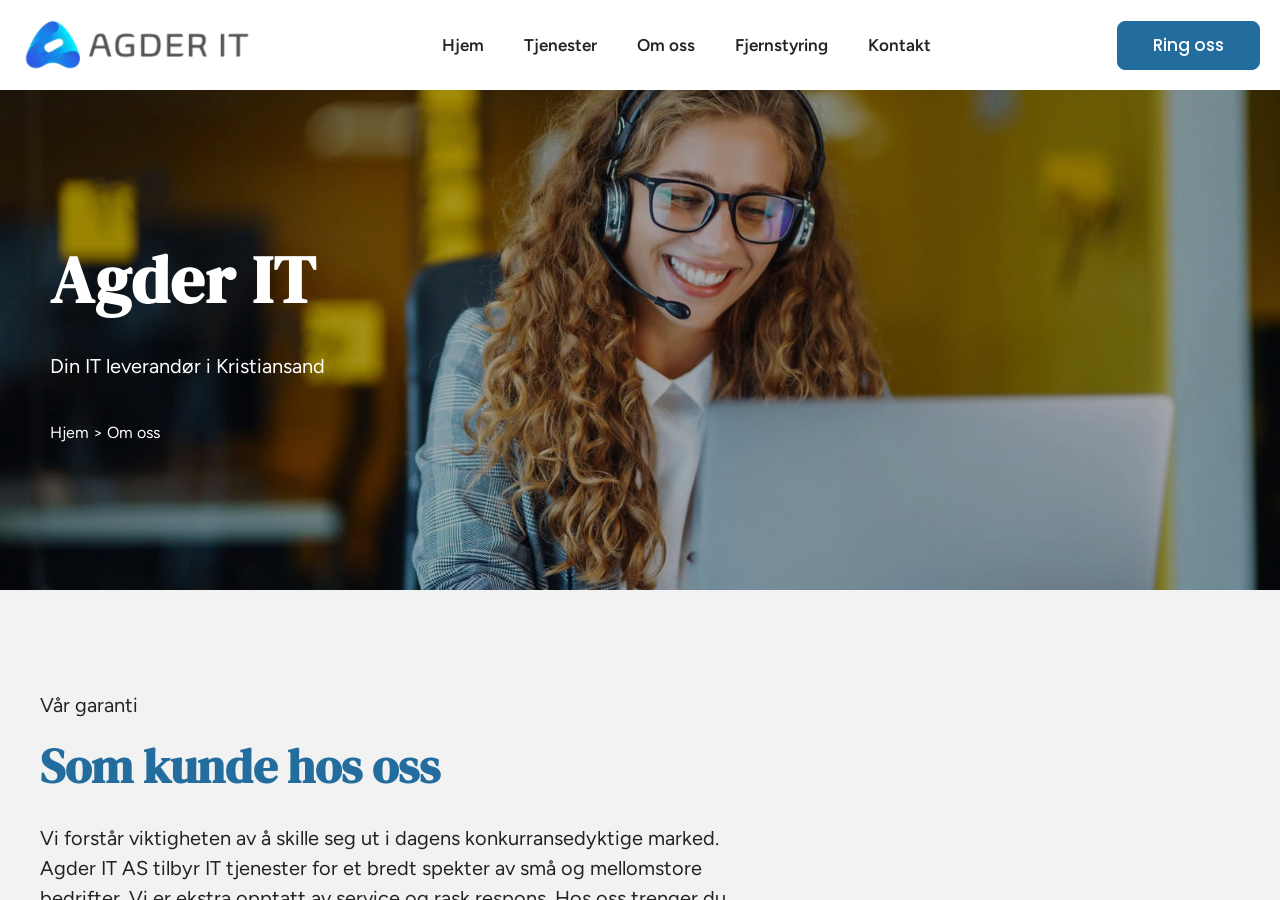
<file: index5791.html>
<HTML>
<!-- Created by HTTrack Website Copier/3.49-2 [XR&CO'2014] -->

<!-- Mirrored from agderit.no/?p=157 by HTTrack Website Copier/3.x [XR&CO'2014], Thu, 27 Aug 2026 11:01:00 GMT -->
<!-- Added by HTTrack --><meta http-equiv="content-type" content="text/html;charset=UTF-8" /><!-- /Added by HTTrack -->
<HEAD>
<META HTTP-EQUIV="Content-Type" CONTENT="text/html;charset=UTF-8"><META HTTP-EQUIV="Refresh" CONTENT="0; URL=om-oss/index.html"><TITLE>Page has moved</TITLE>
</HEAD>
<BODY>
<A HREF="om-oss/index.html"><h3>Click here...</h3></A>
</BODY>
<!-- Created by HTTrack Website Copier/3.49-2 [XR&CO'2014] -->

<!-- Mirrored from agderit.no/?p=157 by HTTrack Website Copier/3.x [XR&CO'2014], Thu, 27 Aug 2026 11:01:00 GMT -->
</HTML>
</file>
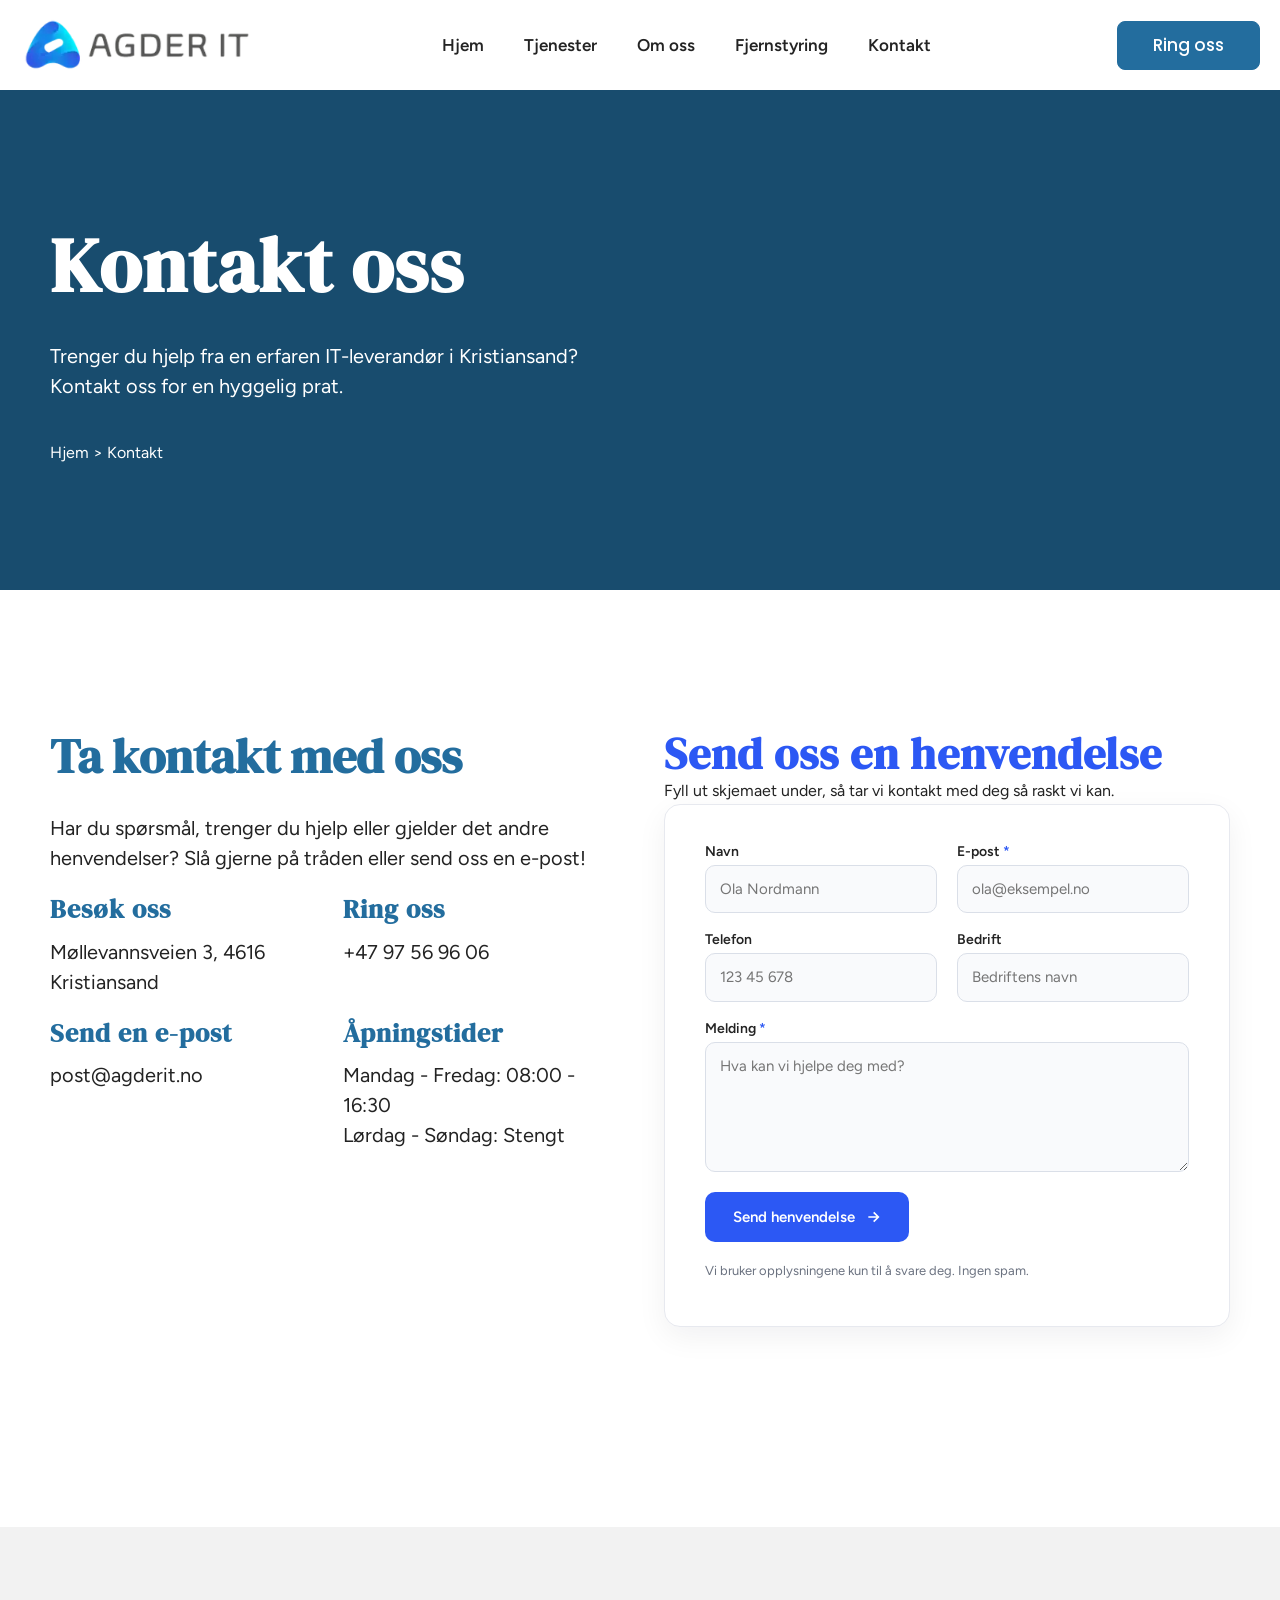
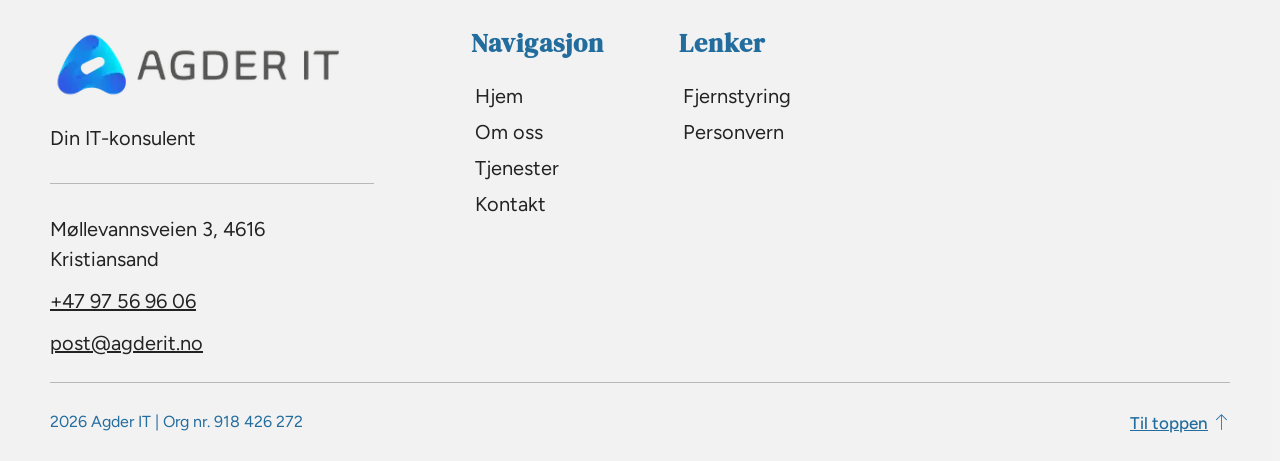
<file: index9c2b.html>
<HTML>
<!-- Created by HTTrack Website Copier/3.49-2 [XR&CO'2014] -->

<!-- Mirrored from agderit.no/?p=160 by HTTrack Website Copier/3.x [XR&CO'2014], Thu, 27 Aug 2026 11:01:00 GMT -->
<!-- Added by HTTrack --><meta http-equiv="content-type" content="text/html;charset=UTF-8" /><!-- /Added by HTTrack -->
<HEAD>
<META HTTP-EQUIV="Content-Type" CONTENT="text/html;charset=UTF-8"><META HTTP-EQUIV="Refresh" CONTENT="0; URL=kontakt/index.html"><TITLE>Page has moved</TITLE>
</HEAD>
<BODY>
<A HREF="kontakt/index.html"><h3>Click here...</h3></A>
</BODY>
<!-- Created by HTTrack Website Copier/3.49-2 [XR&CO'2014] -->

<!-- Mirrored from agderit.no/?p=160 by HTTrack Website Copier/3.x [XR&CO'2014], Thu, 27 Aug 2026 11:01:00 GMT -->
</HTML>
</file>
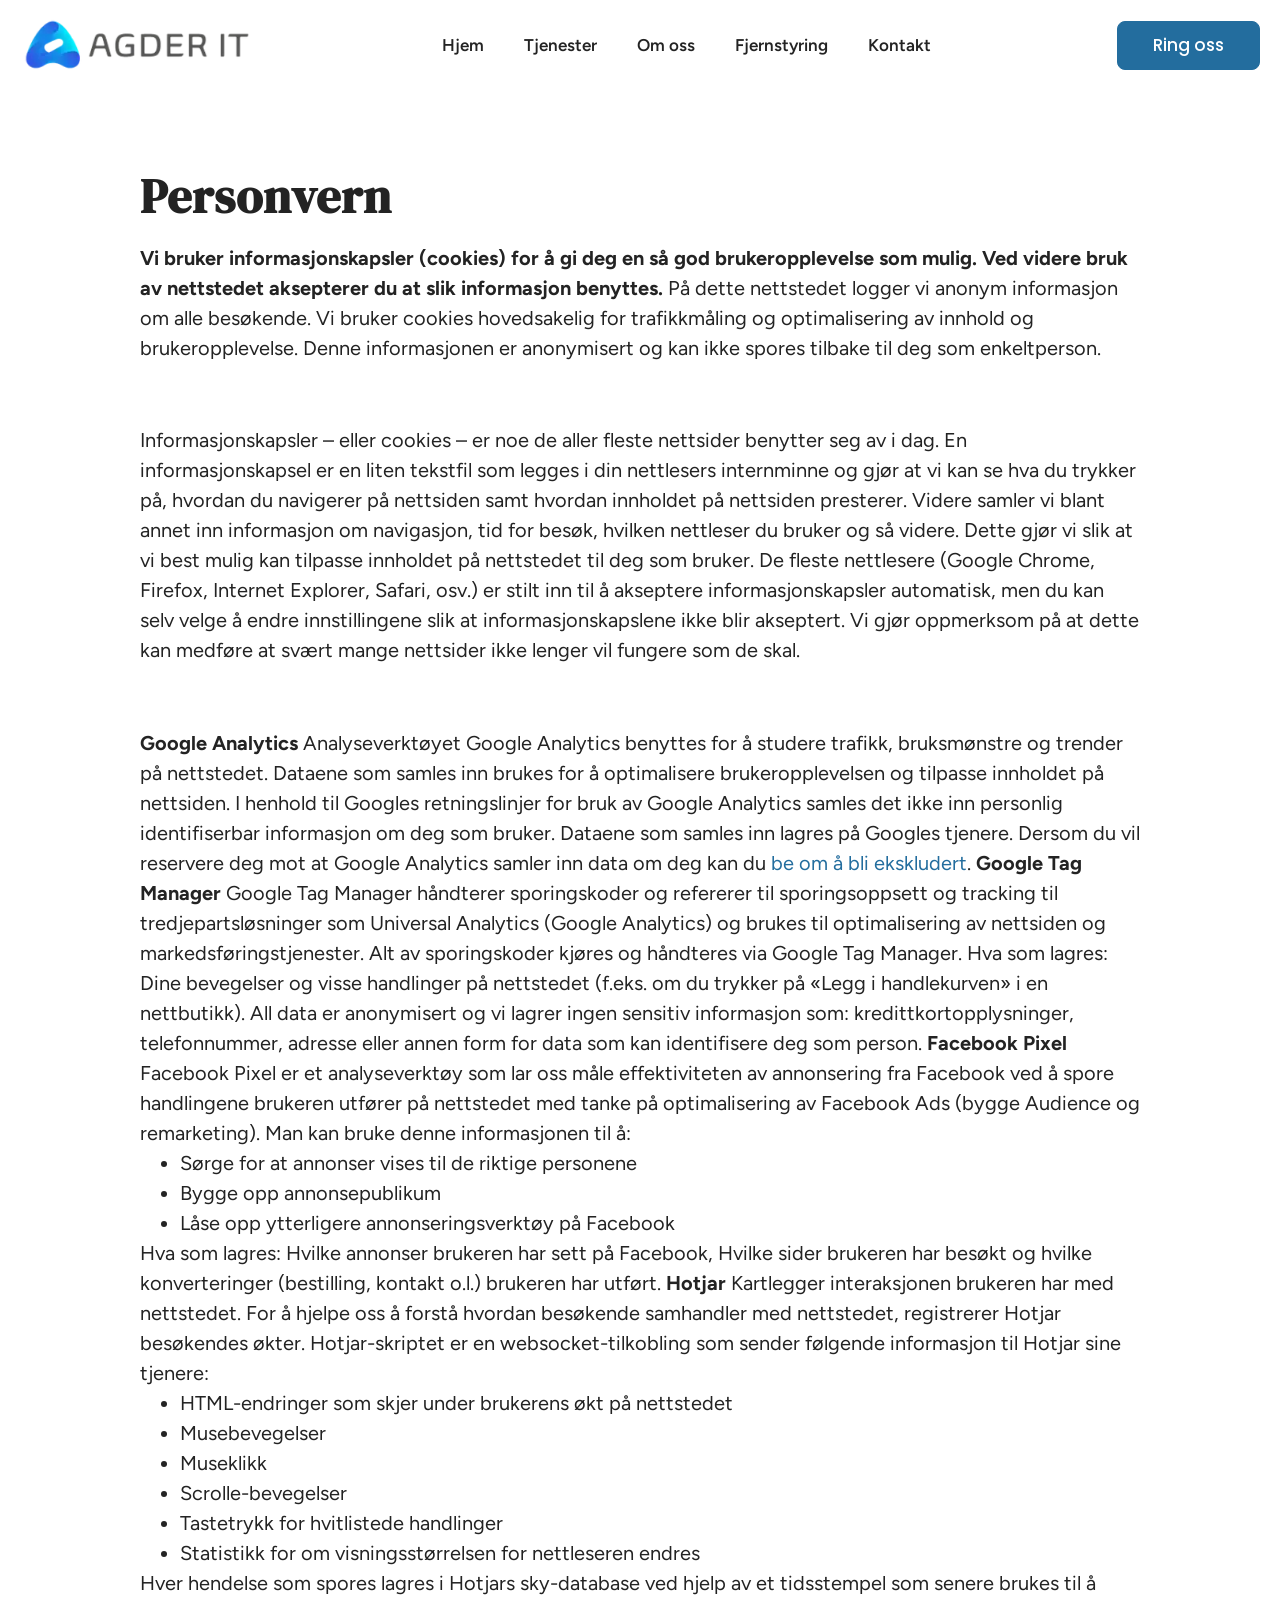
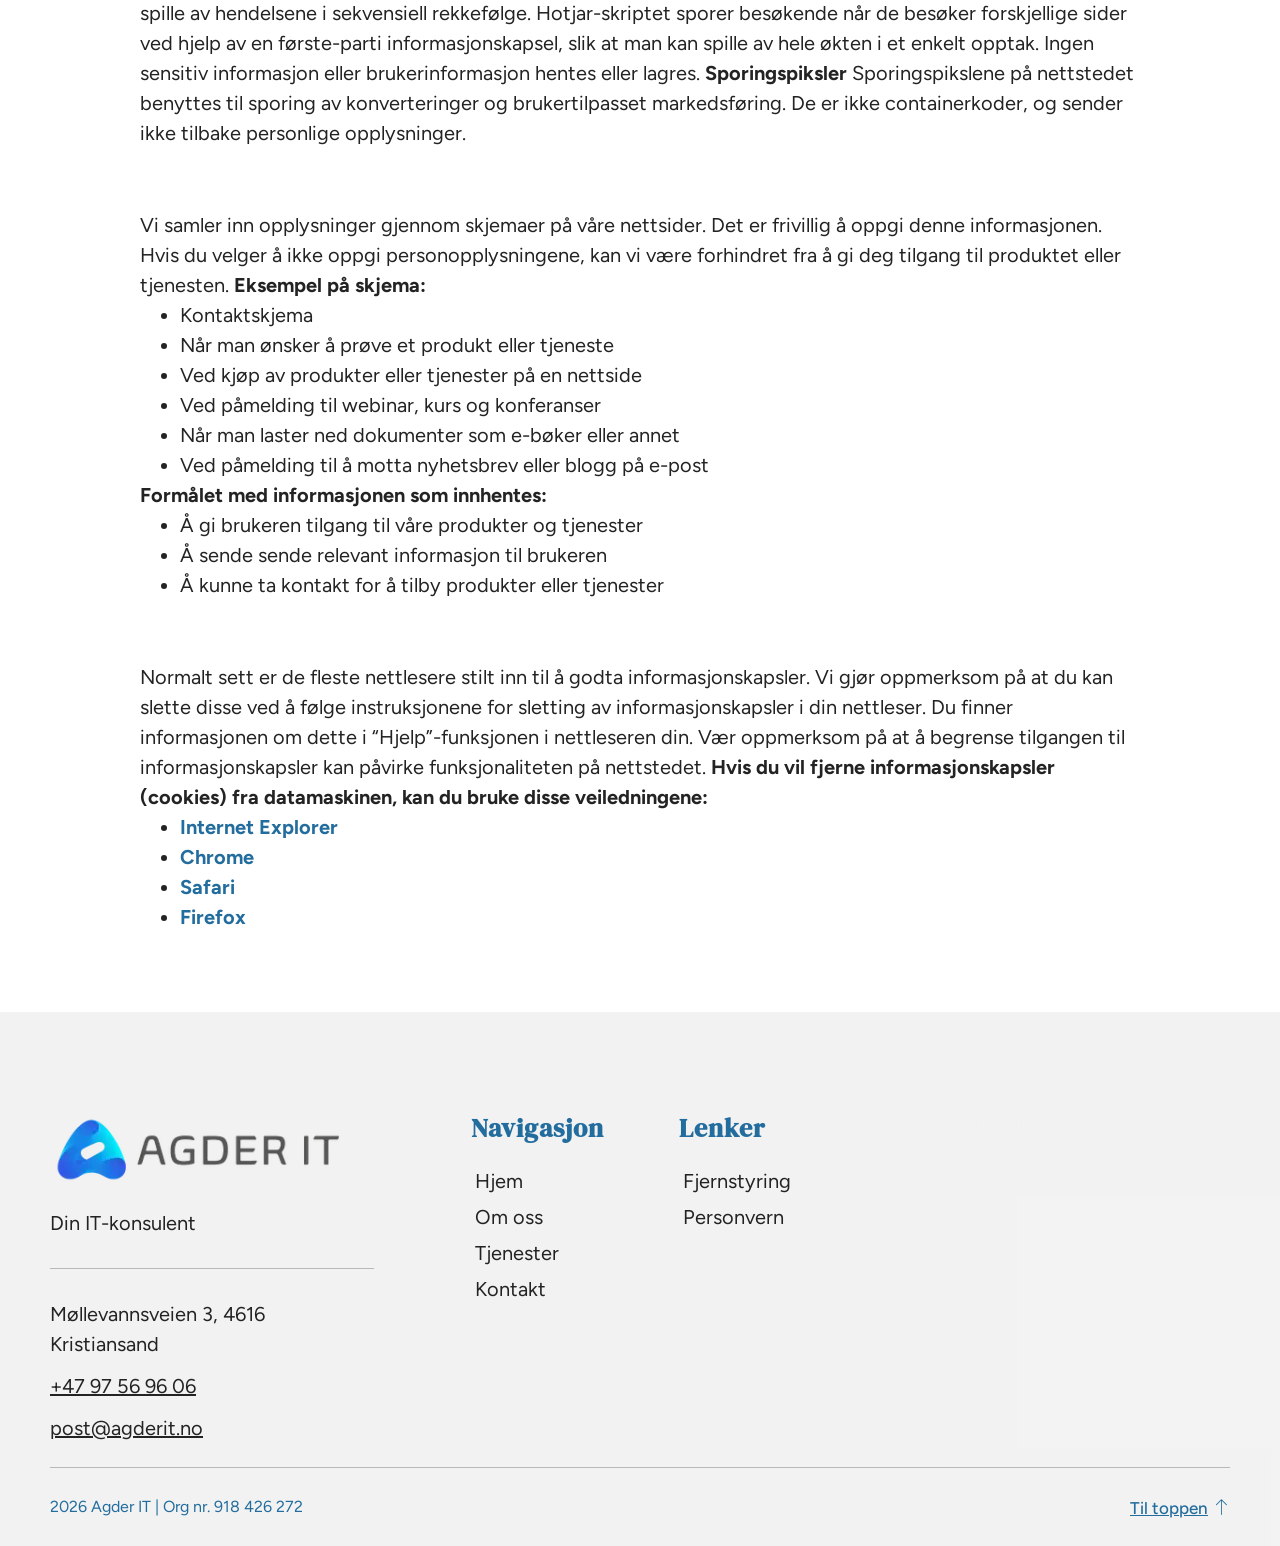
<file: indexb998.html>
<HTML>
<!-- Created by HTTrack Website Copier/3.49-2 [XR&CO'2014] -->

<!-- Mirrored from agderit.no/?p=185 by HTTrack Website Copier/3.x [XR&CO'2014], Thu, 27 Aug 2026 11:01:00 GMT -->
<!-- Added by HTTrack --><meta http-equiv="content-type" content="text/html;charset=UTF-8" /><!-- /Added by HTTrack -->
<HEAD>
<META HTTP-EQUIV="Content-Type" CONTENT="text/html;charset=UTF-8"><META HTTP-EQUIV="Refresh" CONTENT="0; URL=personvern/index.html"><TITLE>Page has moved</TITLE>
</HEAD>
<BODY>
<A HREF="personvern/index.html"><h3>Click here...</h3></A>
</BODY>
<!-- Created by HTTrack Website Copier/3.49-2 [XR&CO'2014] -->

<!-- Mirrored from agderit.no/?p=185 by HTTrack Website Copier/3.x [XR&CO'2014], Thu, 27 Aug 2026 11:01:00 GMT -->
</HTML>
</file>
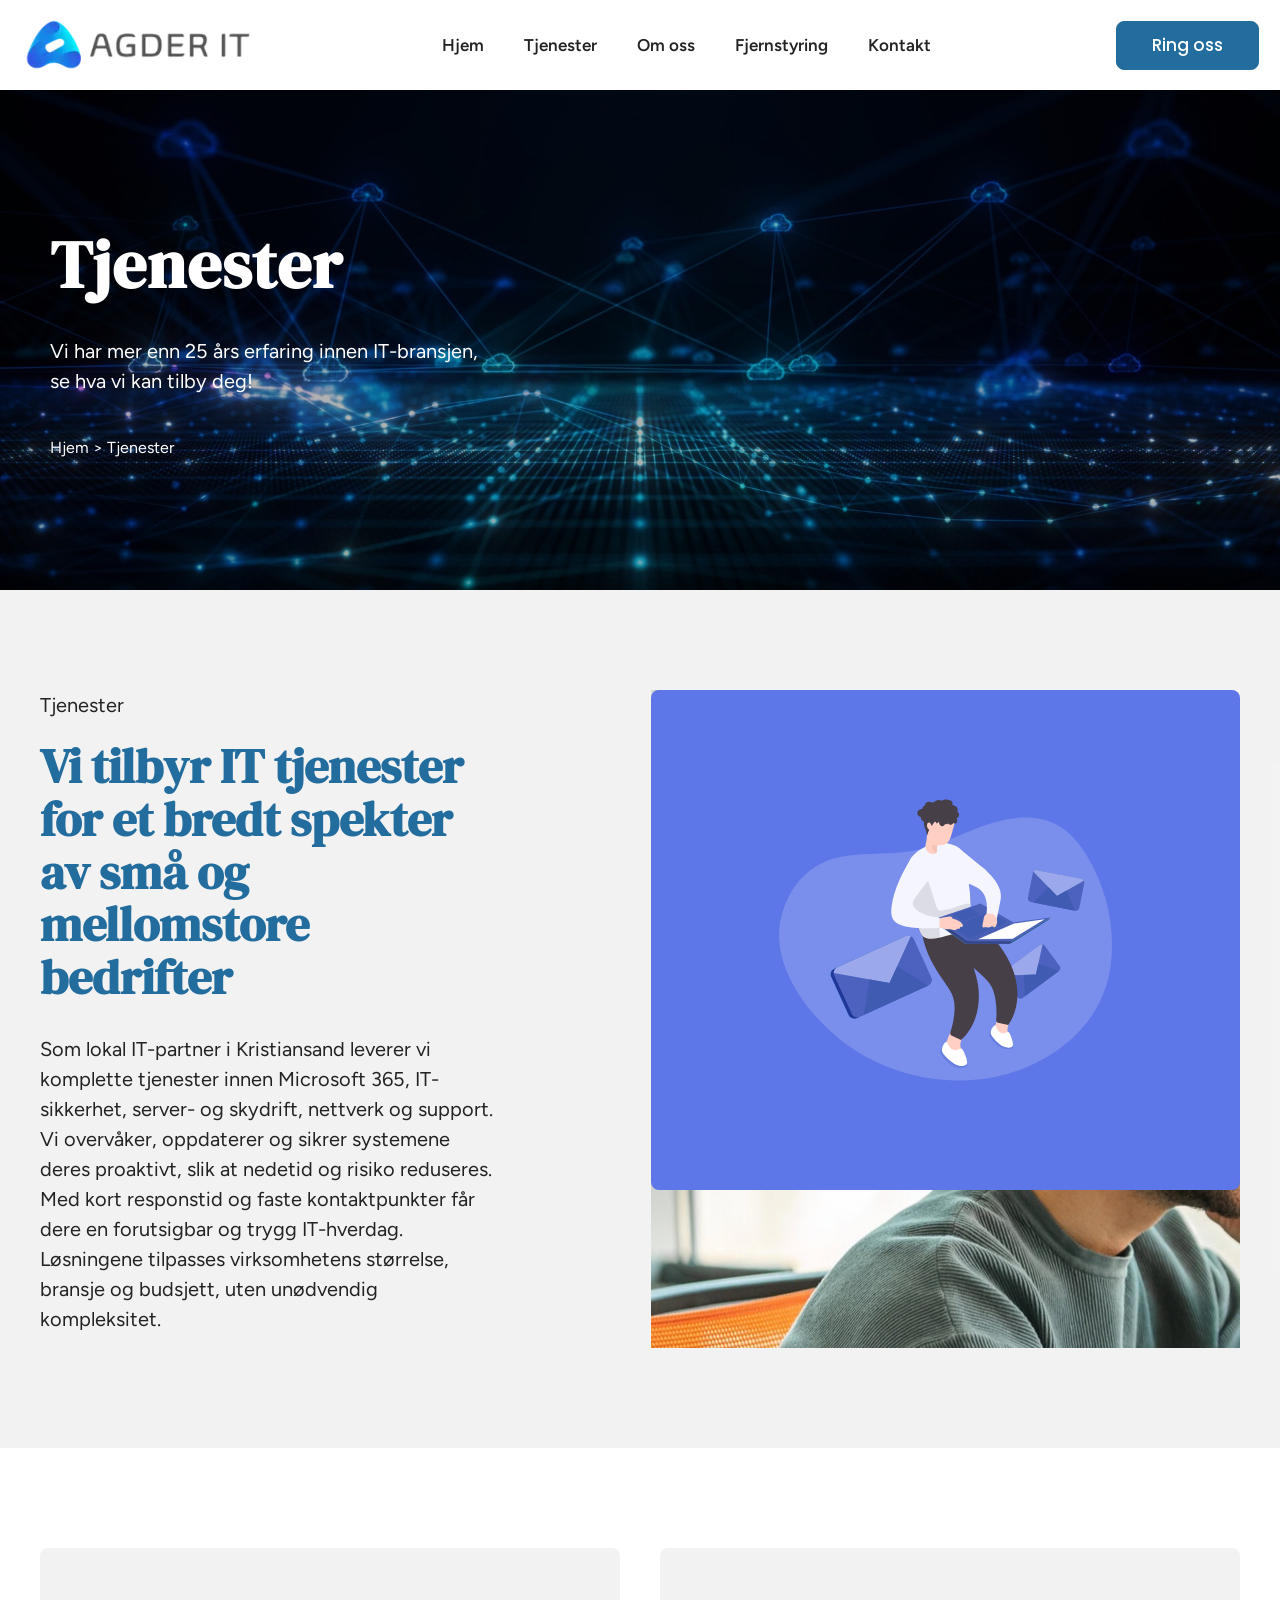
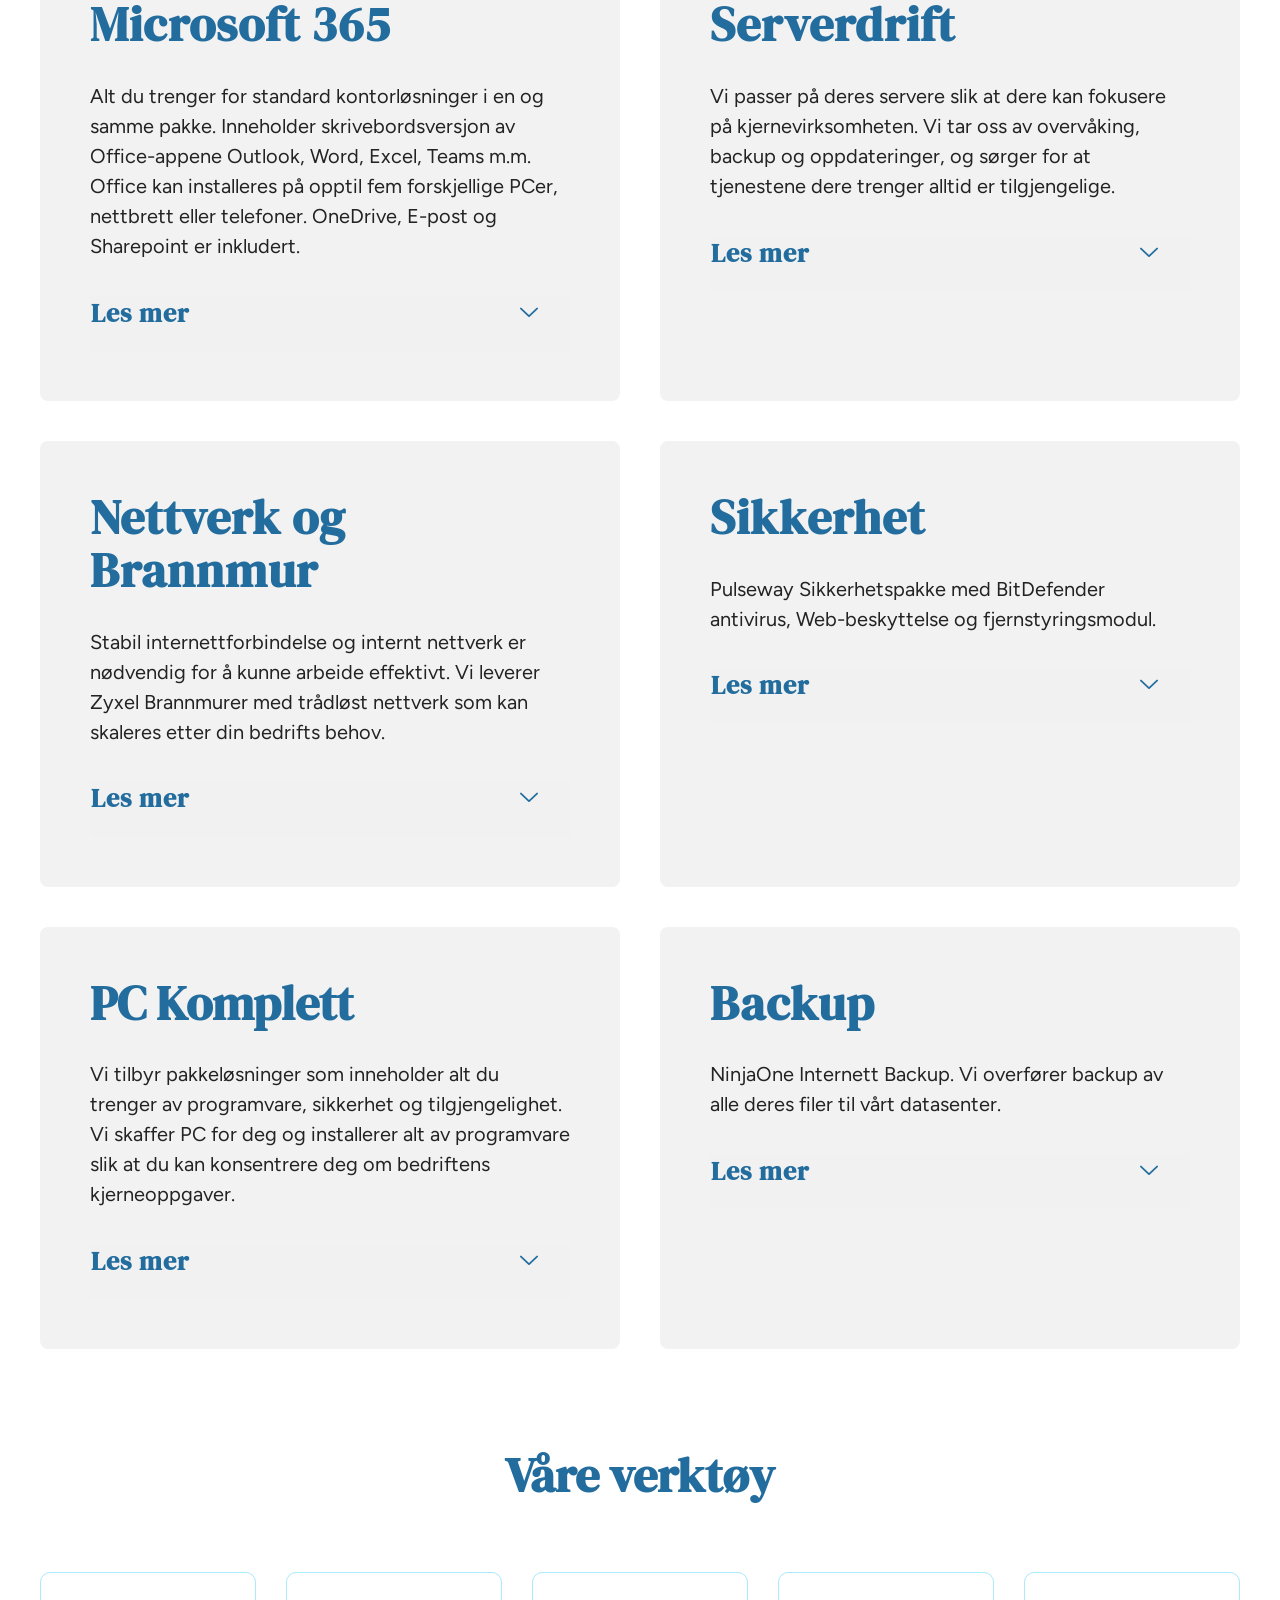
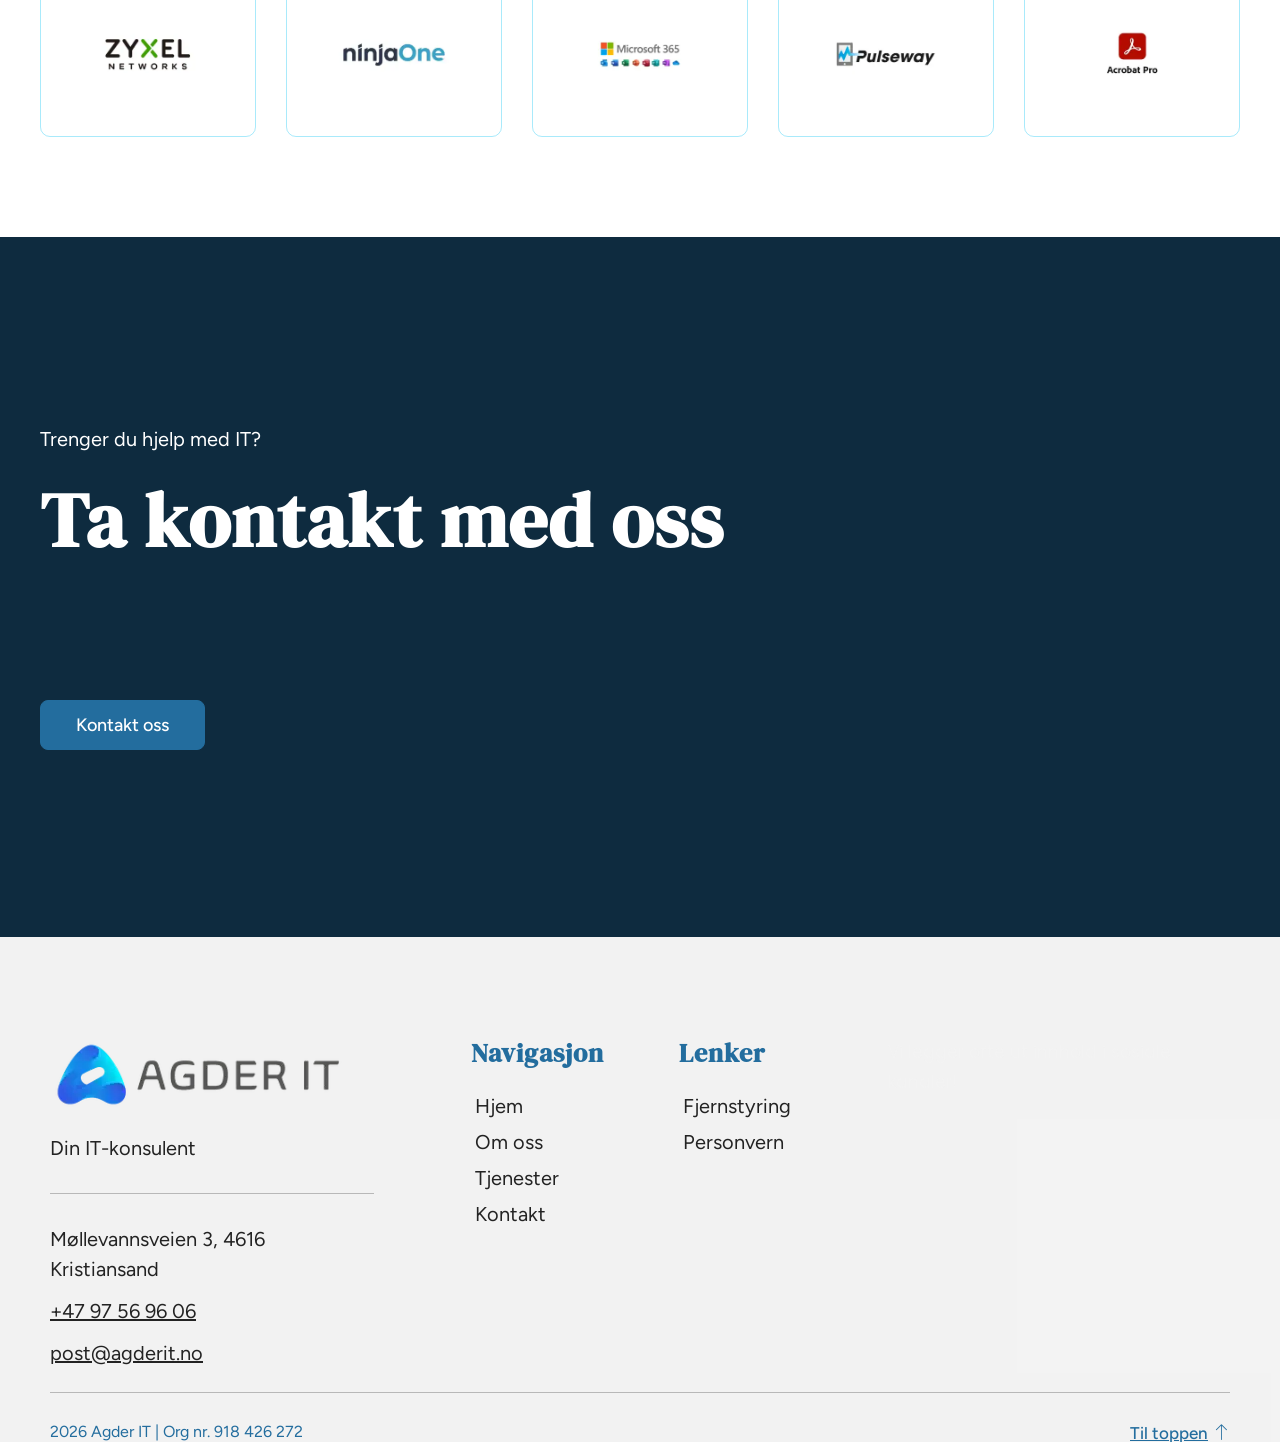
<file: indexbe3b.html>
<HTML>
<!-- Created by HTTrack Website Copier/3.49-2 [XR&CO'2014] -->

<!-- Mirrored from agderit.no/?p=145 by HTTrack Website Copier/3.x [XR&CO'2014], Thu, 27 Aug 2026 11:01:00 GMT -->
<!-- Added by HTTrack --><meta http-equiv="content-type" content="text/html;charset=UTF-8" /><!-- /Added by HTTrack -->
<HEAD>
<META HTTP-EQUIV="Content-Type" CONTENT="text/html;charset=UTF-8"><META HTTP-EQUIV="Refresh" CONTENT="0; URL=tjenester/index.html"><TITLE>Page has moved</TITLE>
</HEAD>
<BODY>
<A HREF="tjenester/index.html"><h3>Click here...</h3></A>
</BODY>
<!-- Created by HTTrack Website Copier/3.49-2 [XR&CO'2014] -->

<!-- Mirrored from agderit.no/?p=145 by HTTrack Website Copier/3.x [XR&CO'2014], Thu, 27 Aug 2026 11:01:00 GMT -->
</HTML>
</file>
